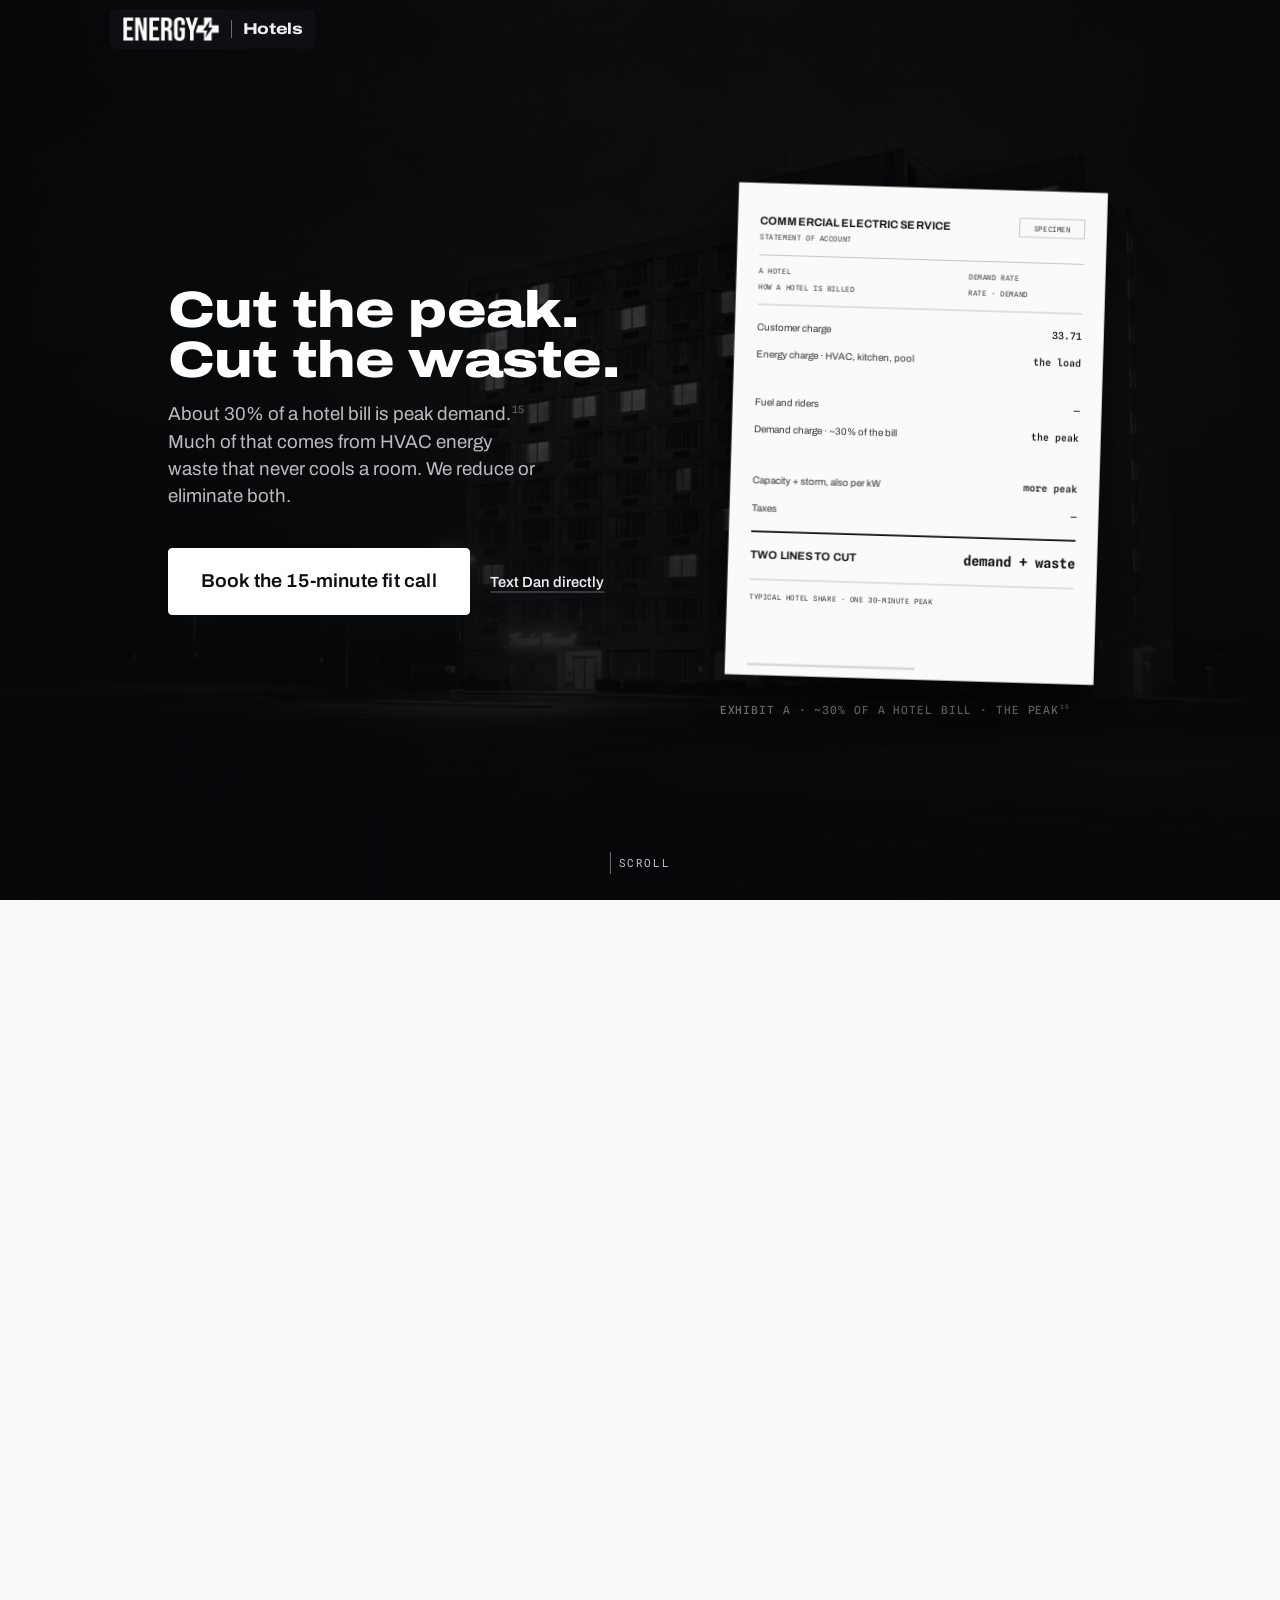
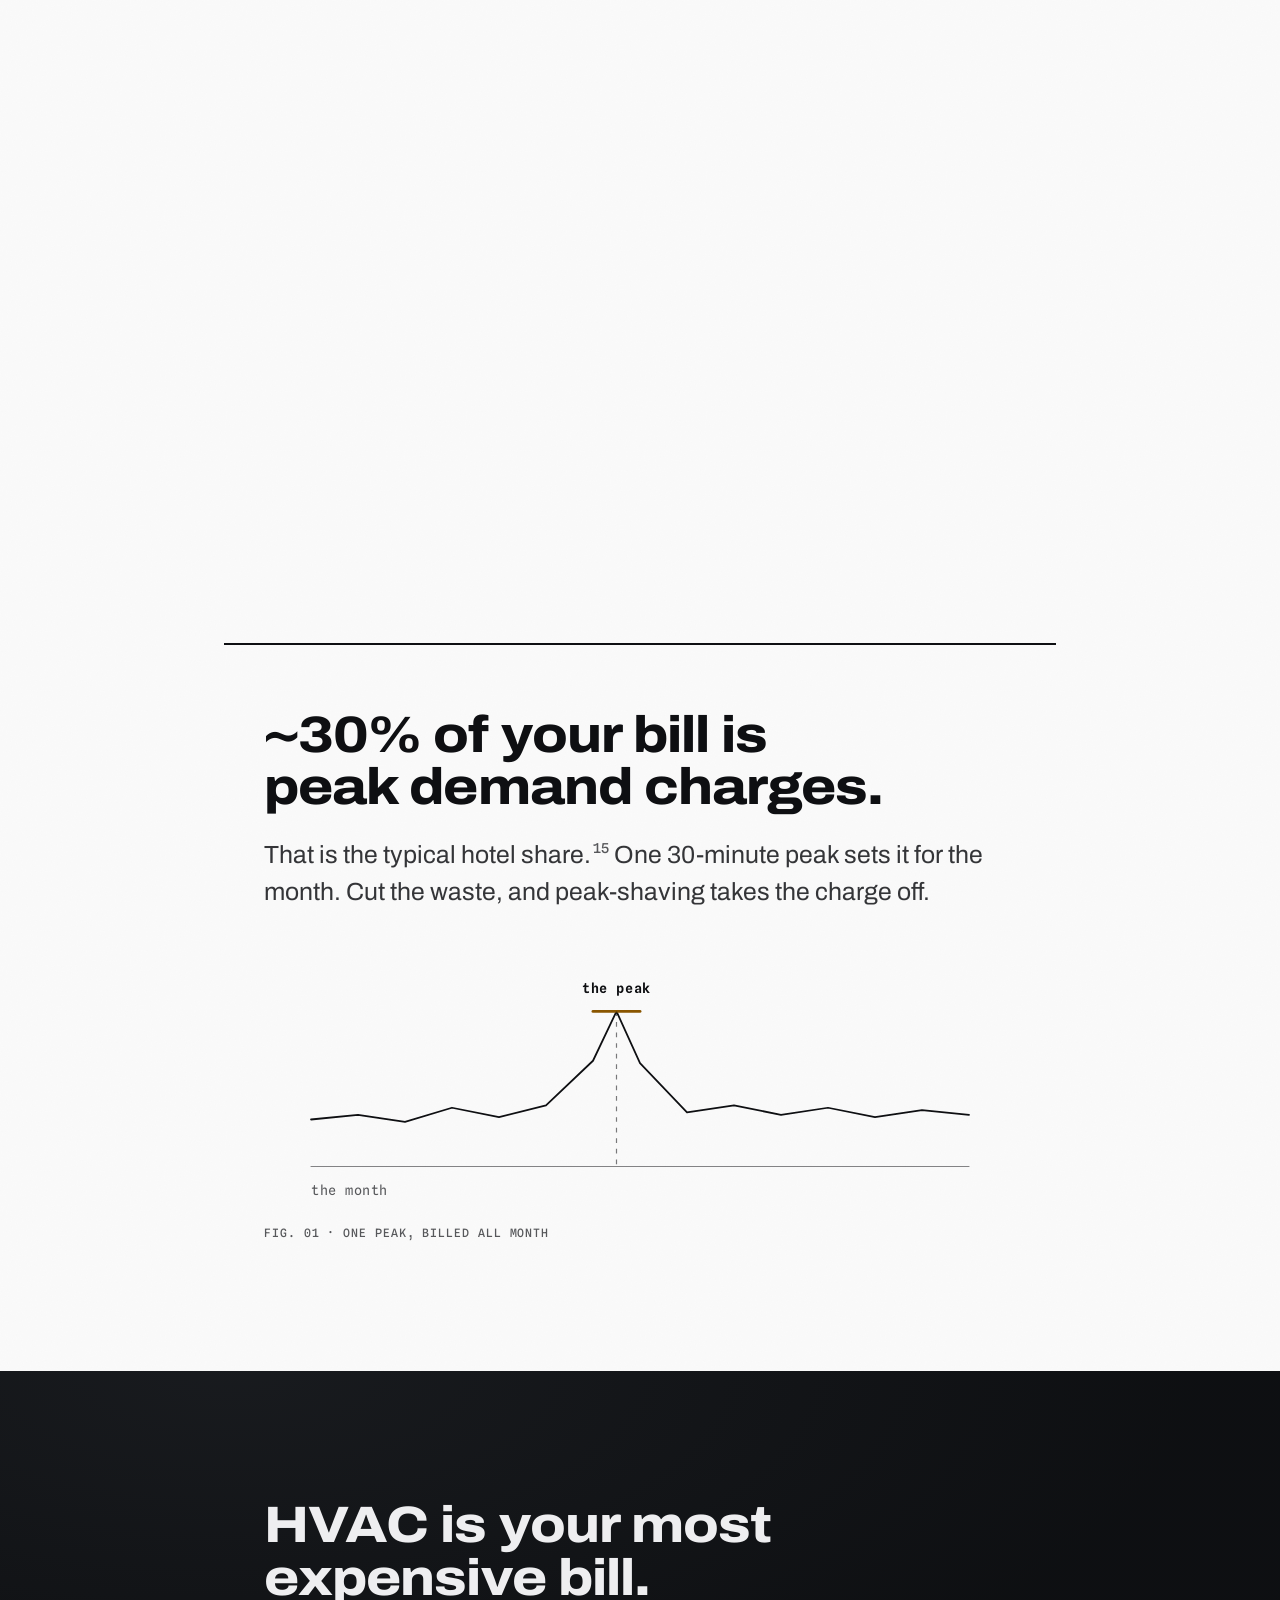
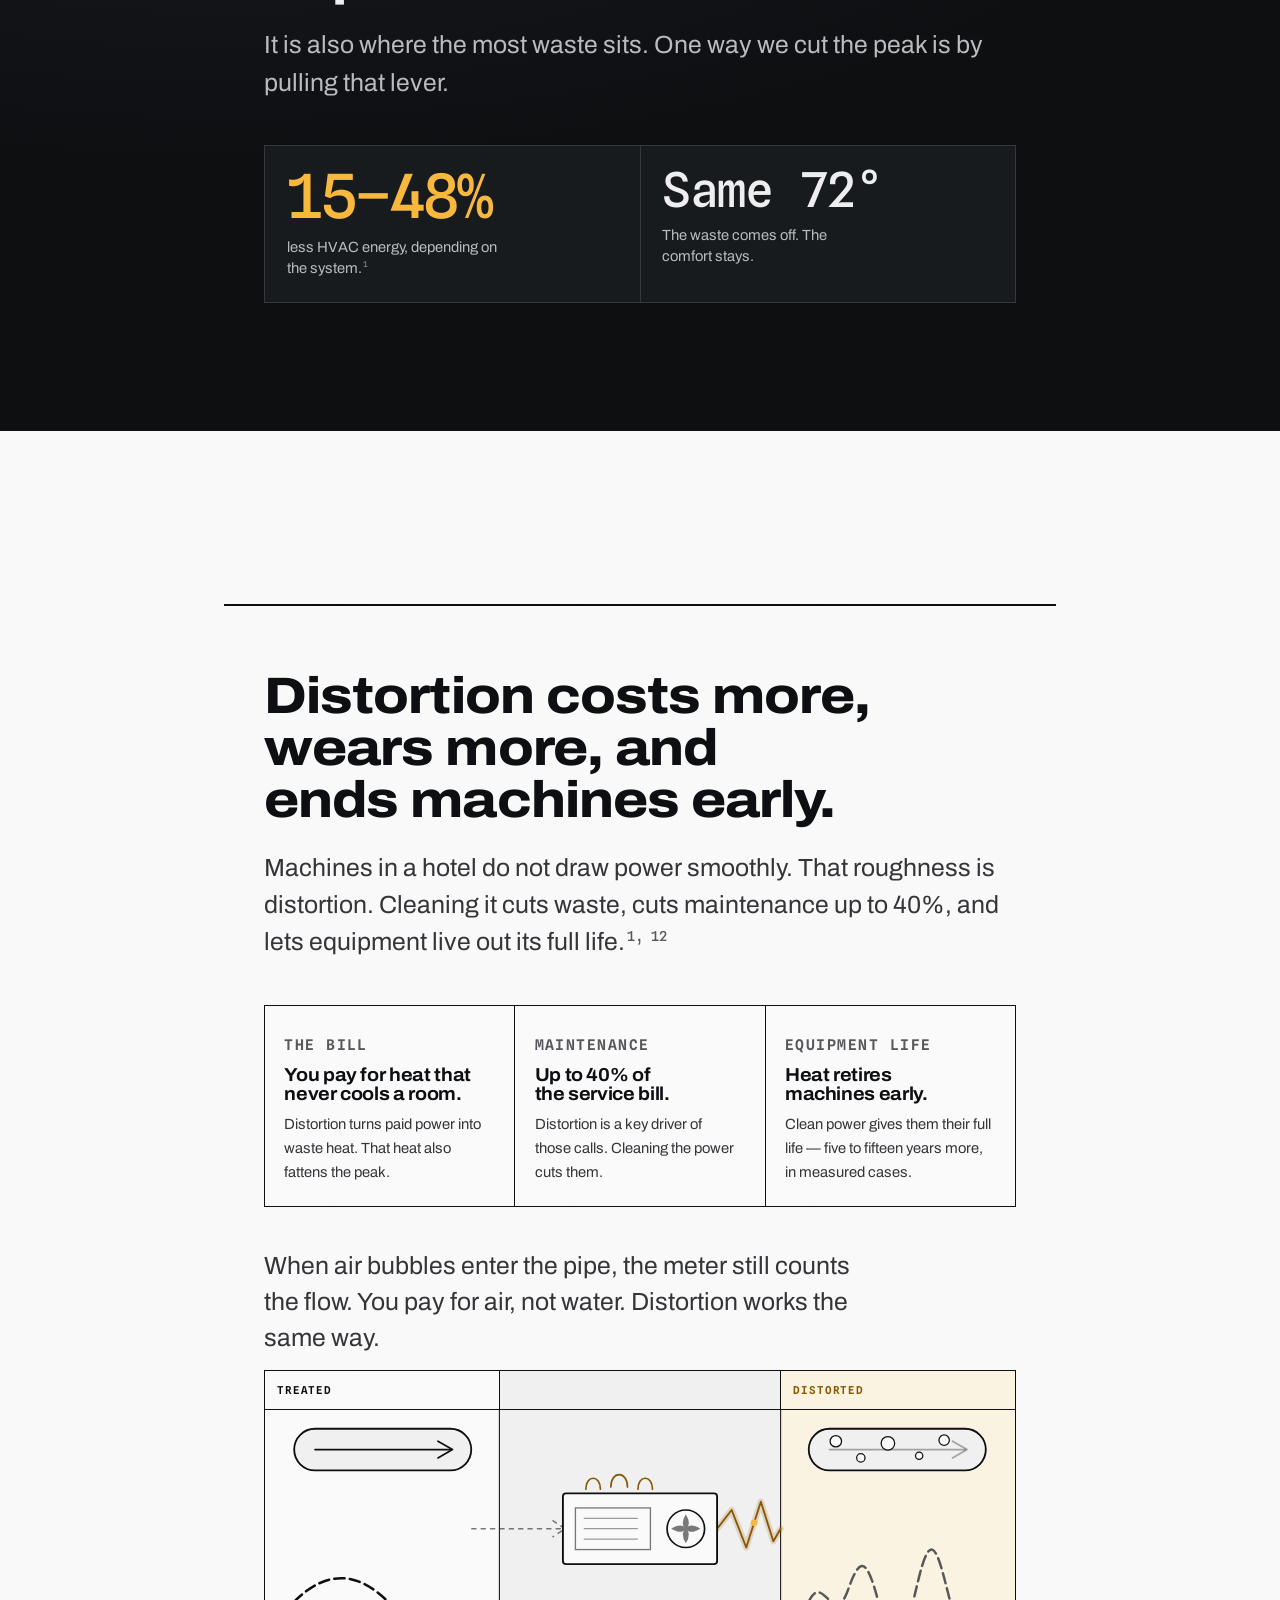
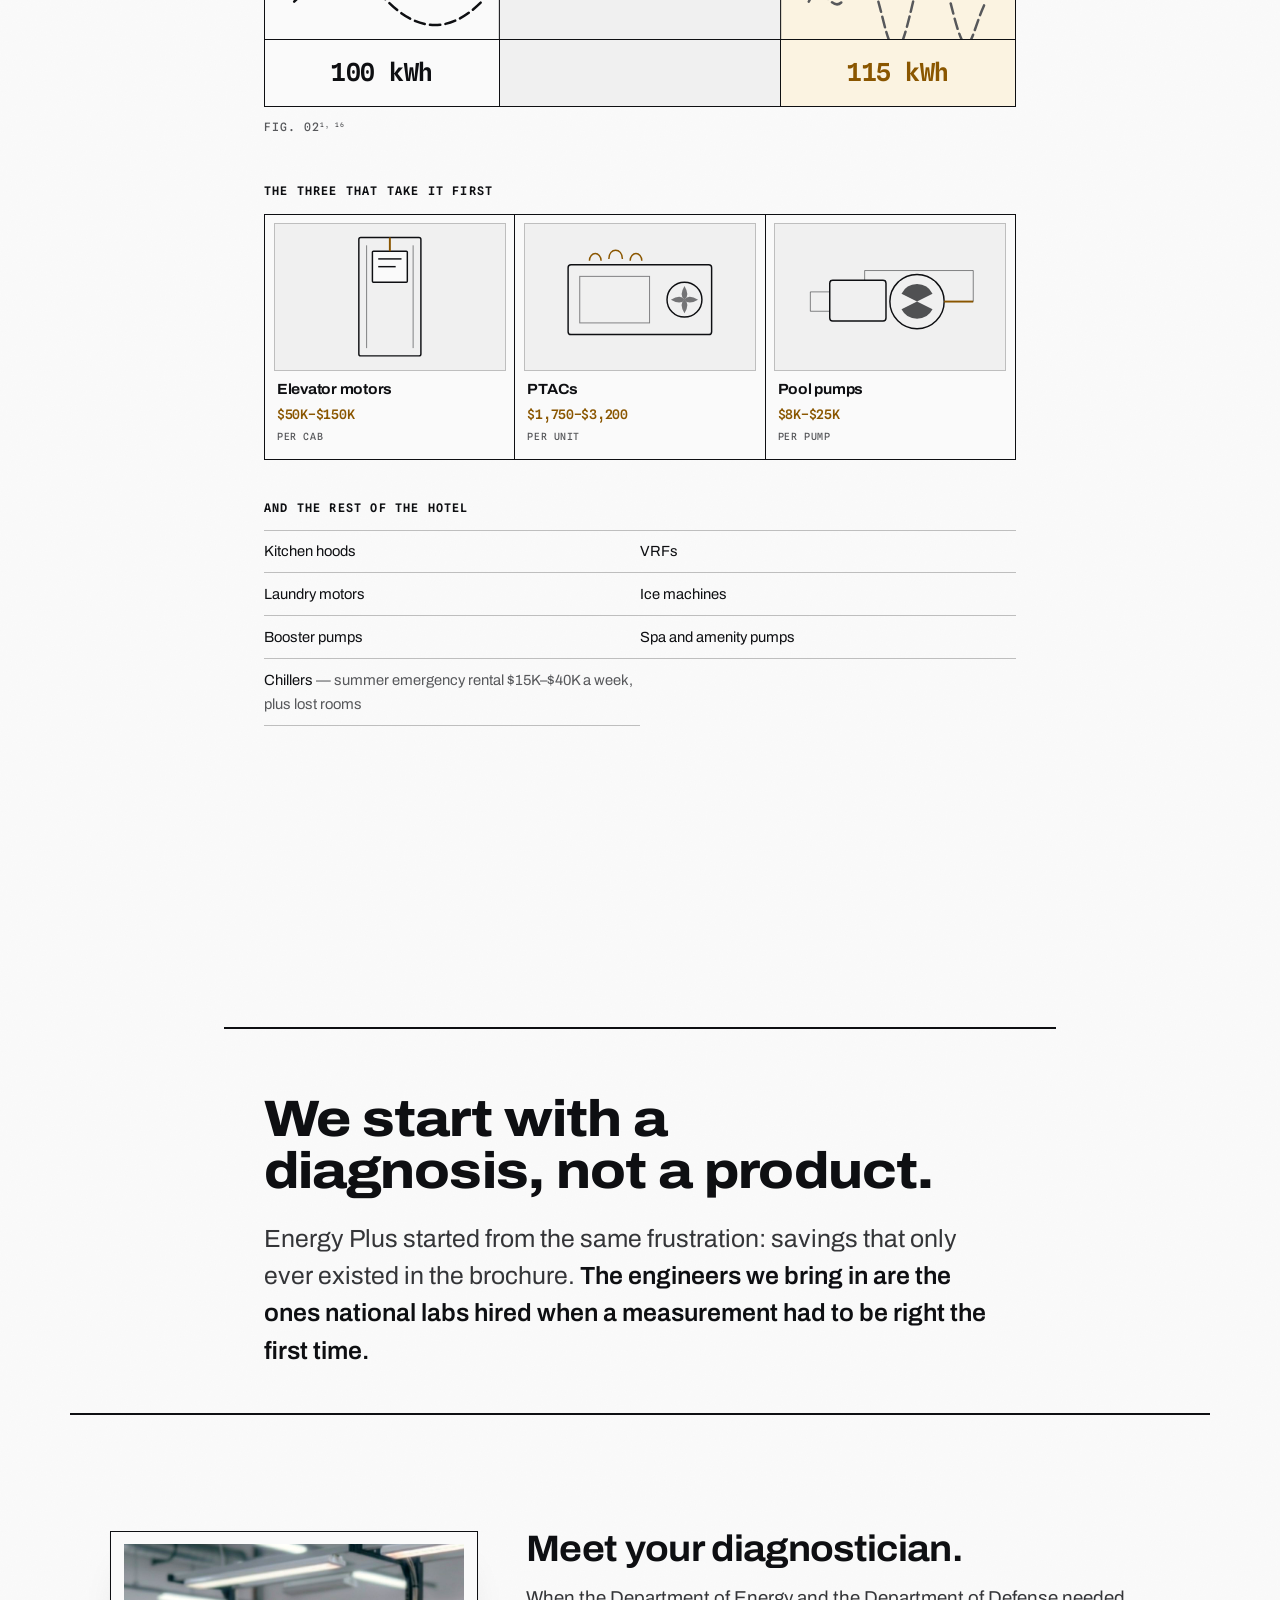
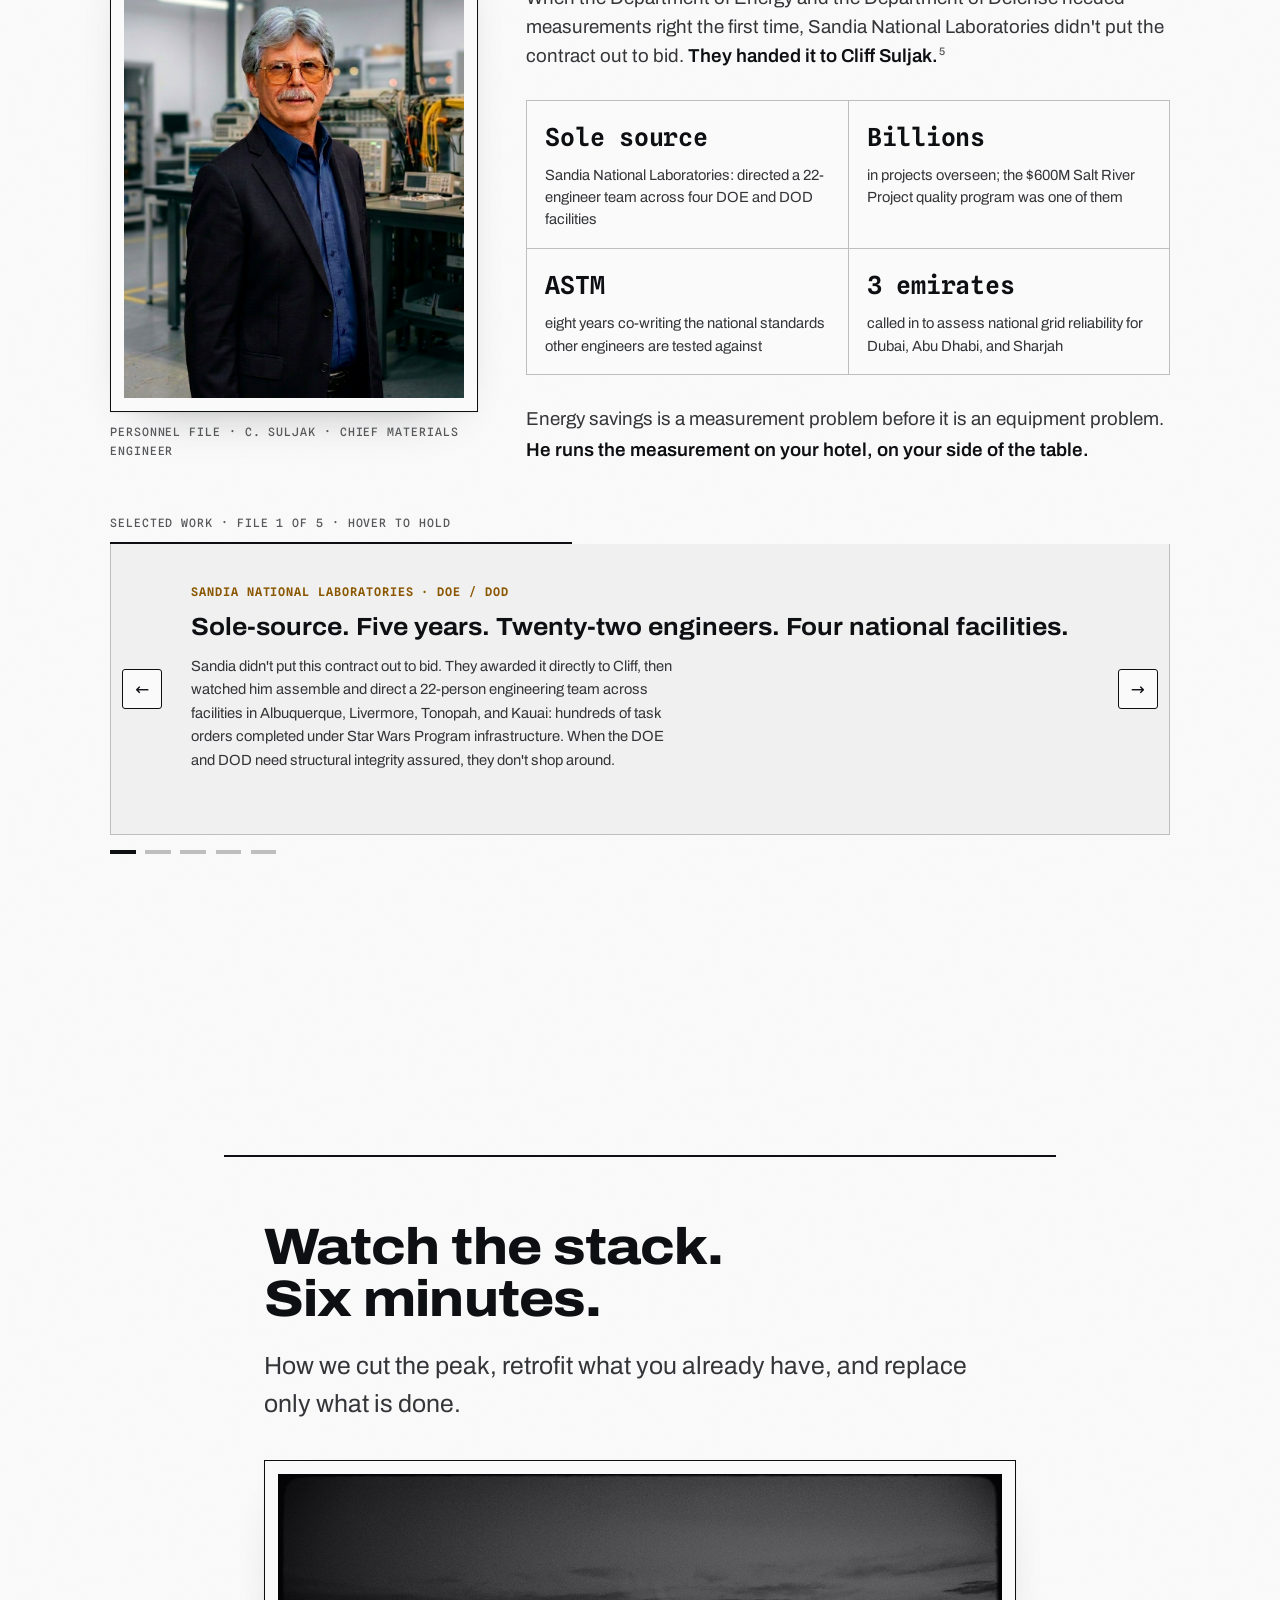
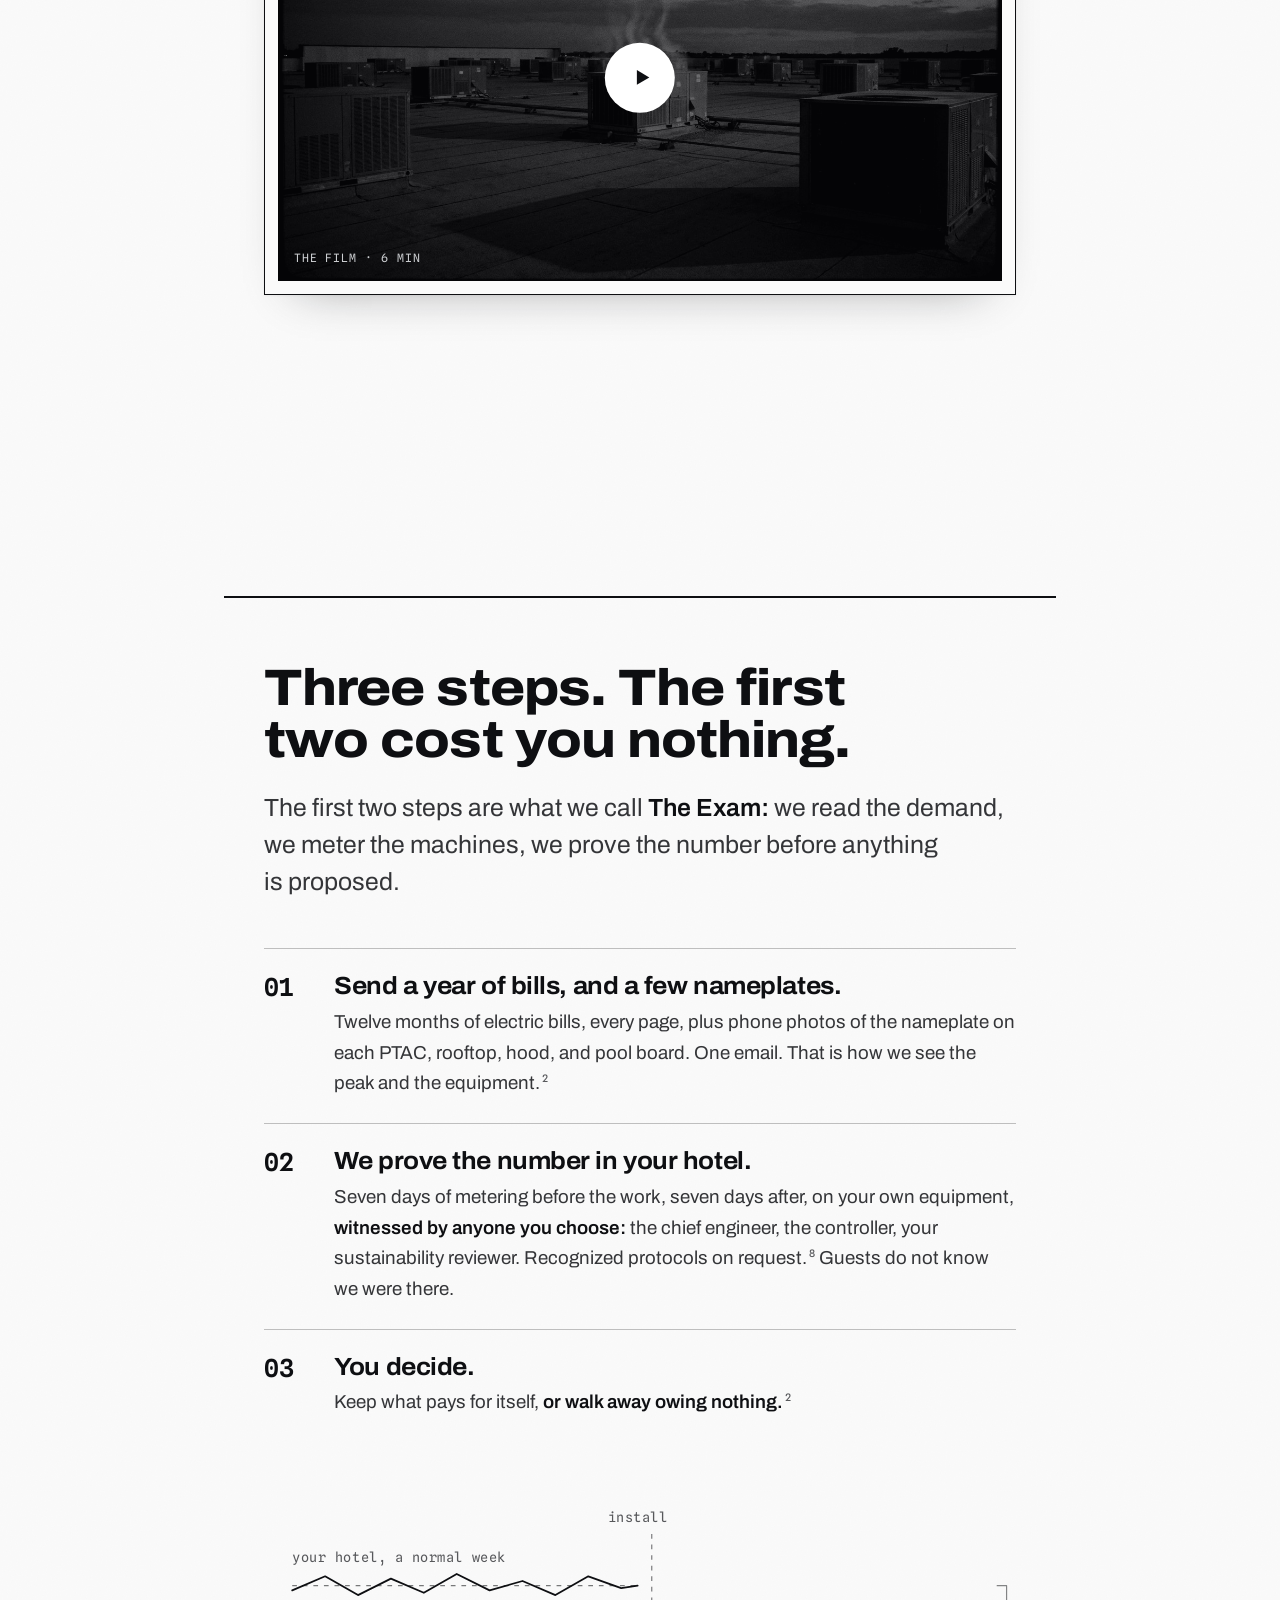
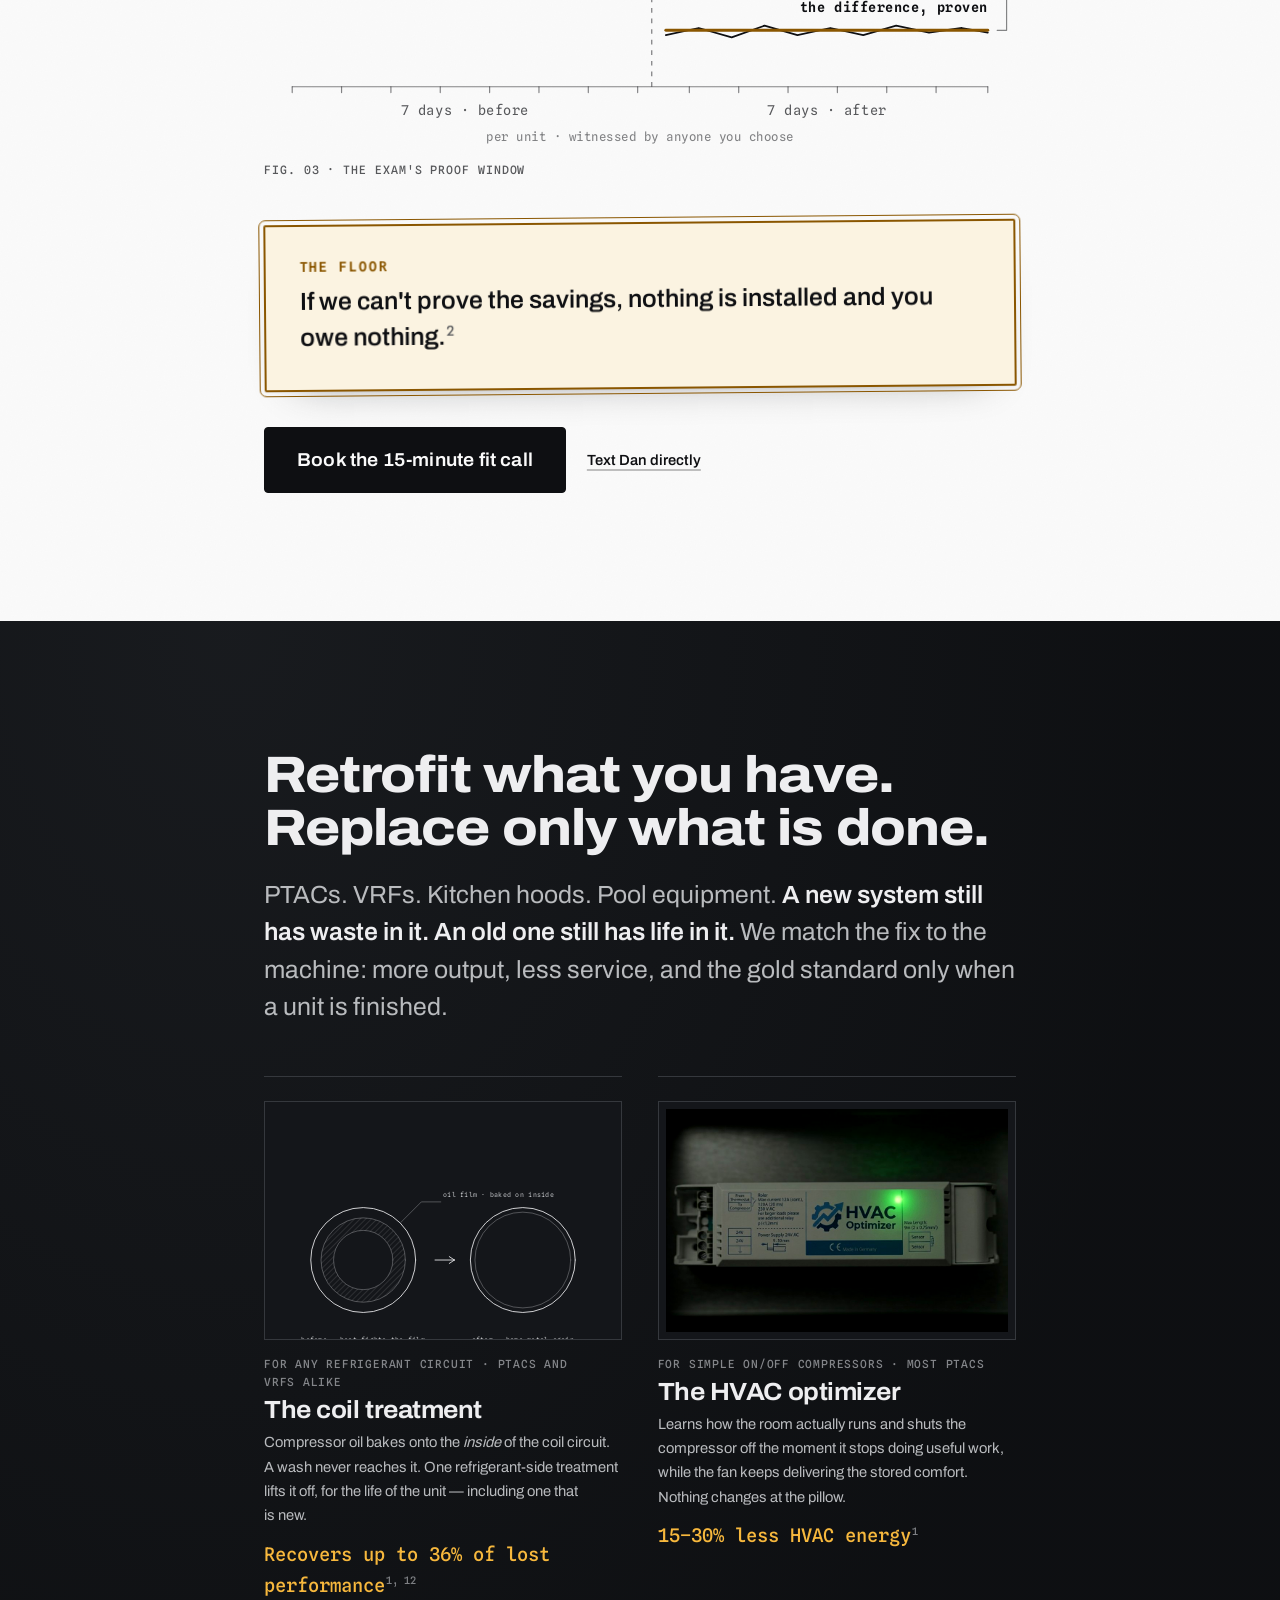
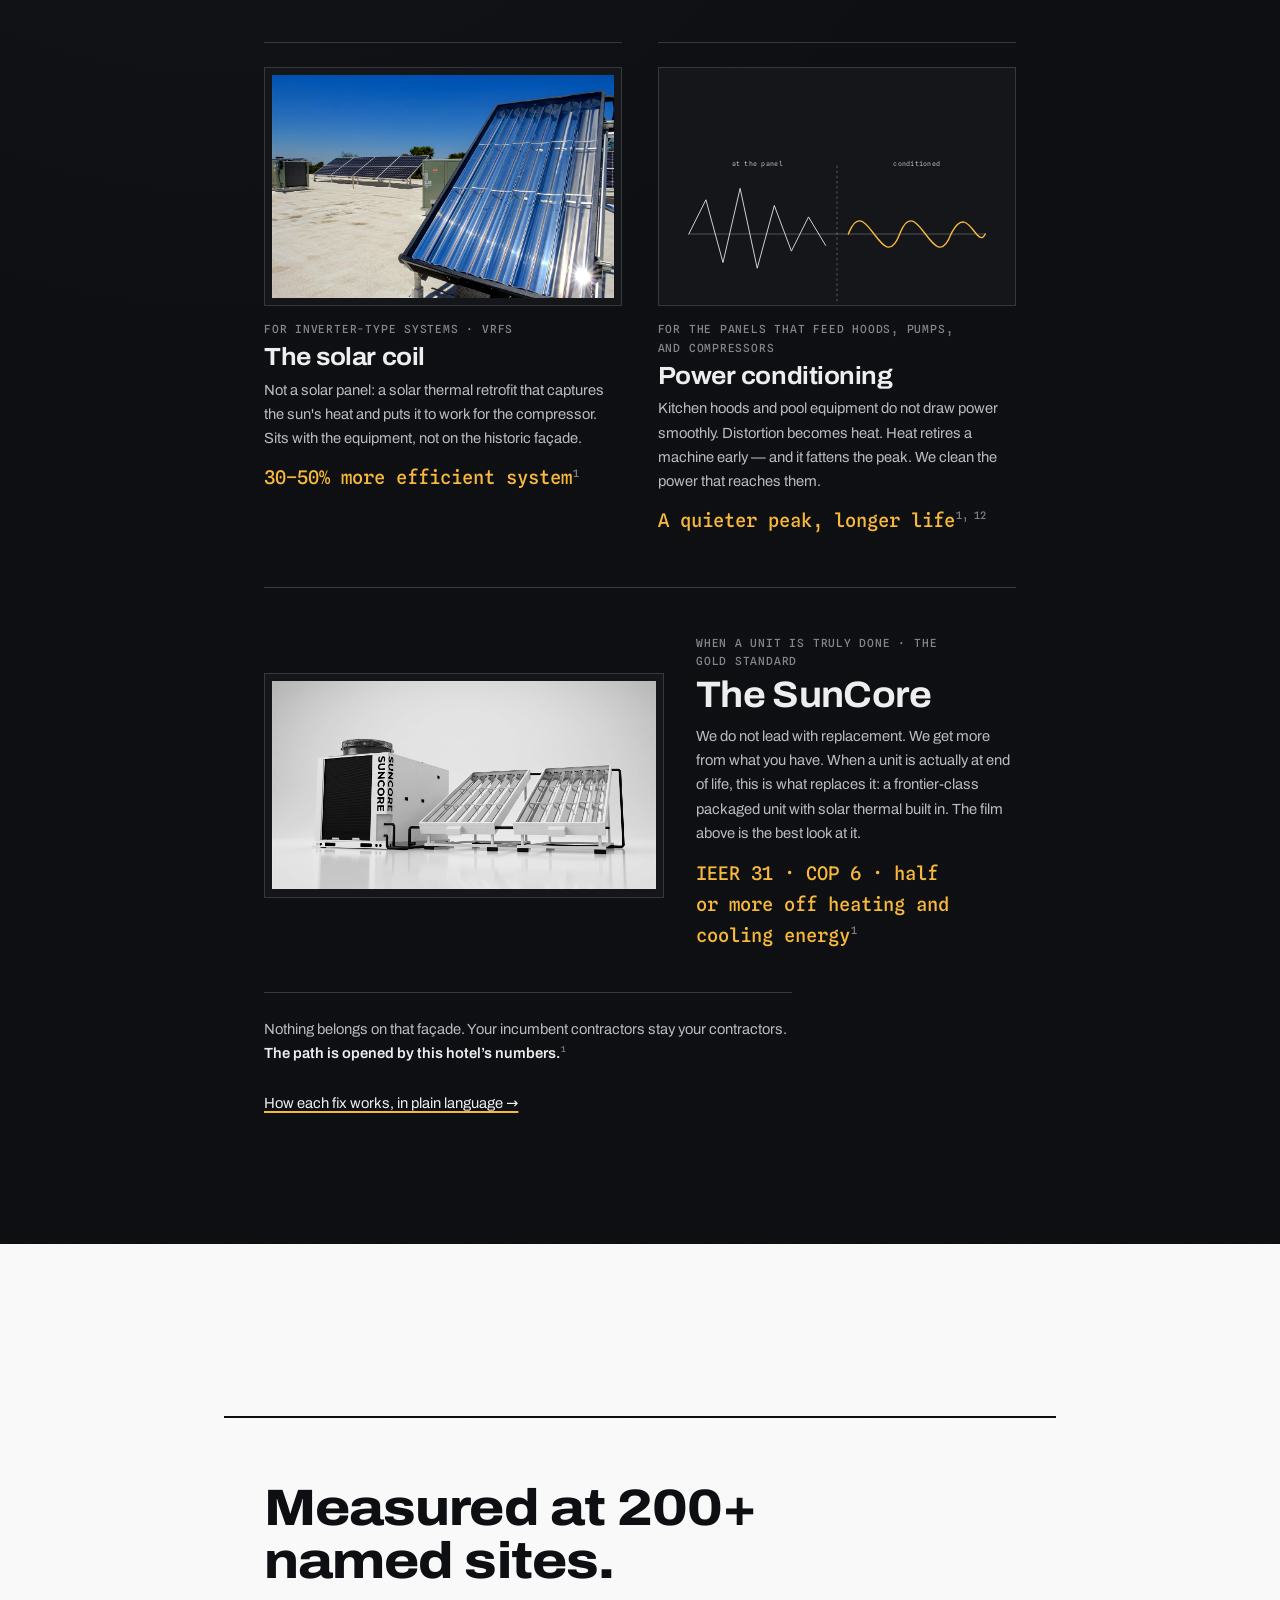
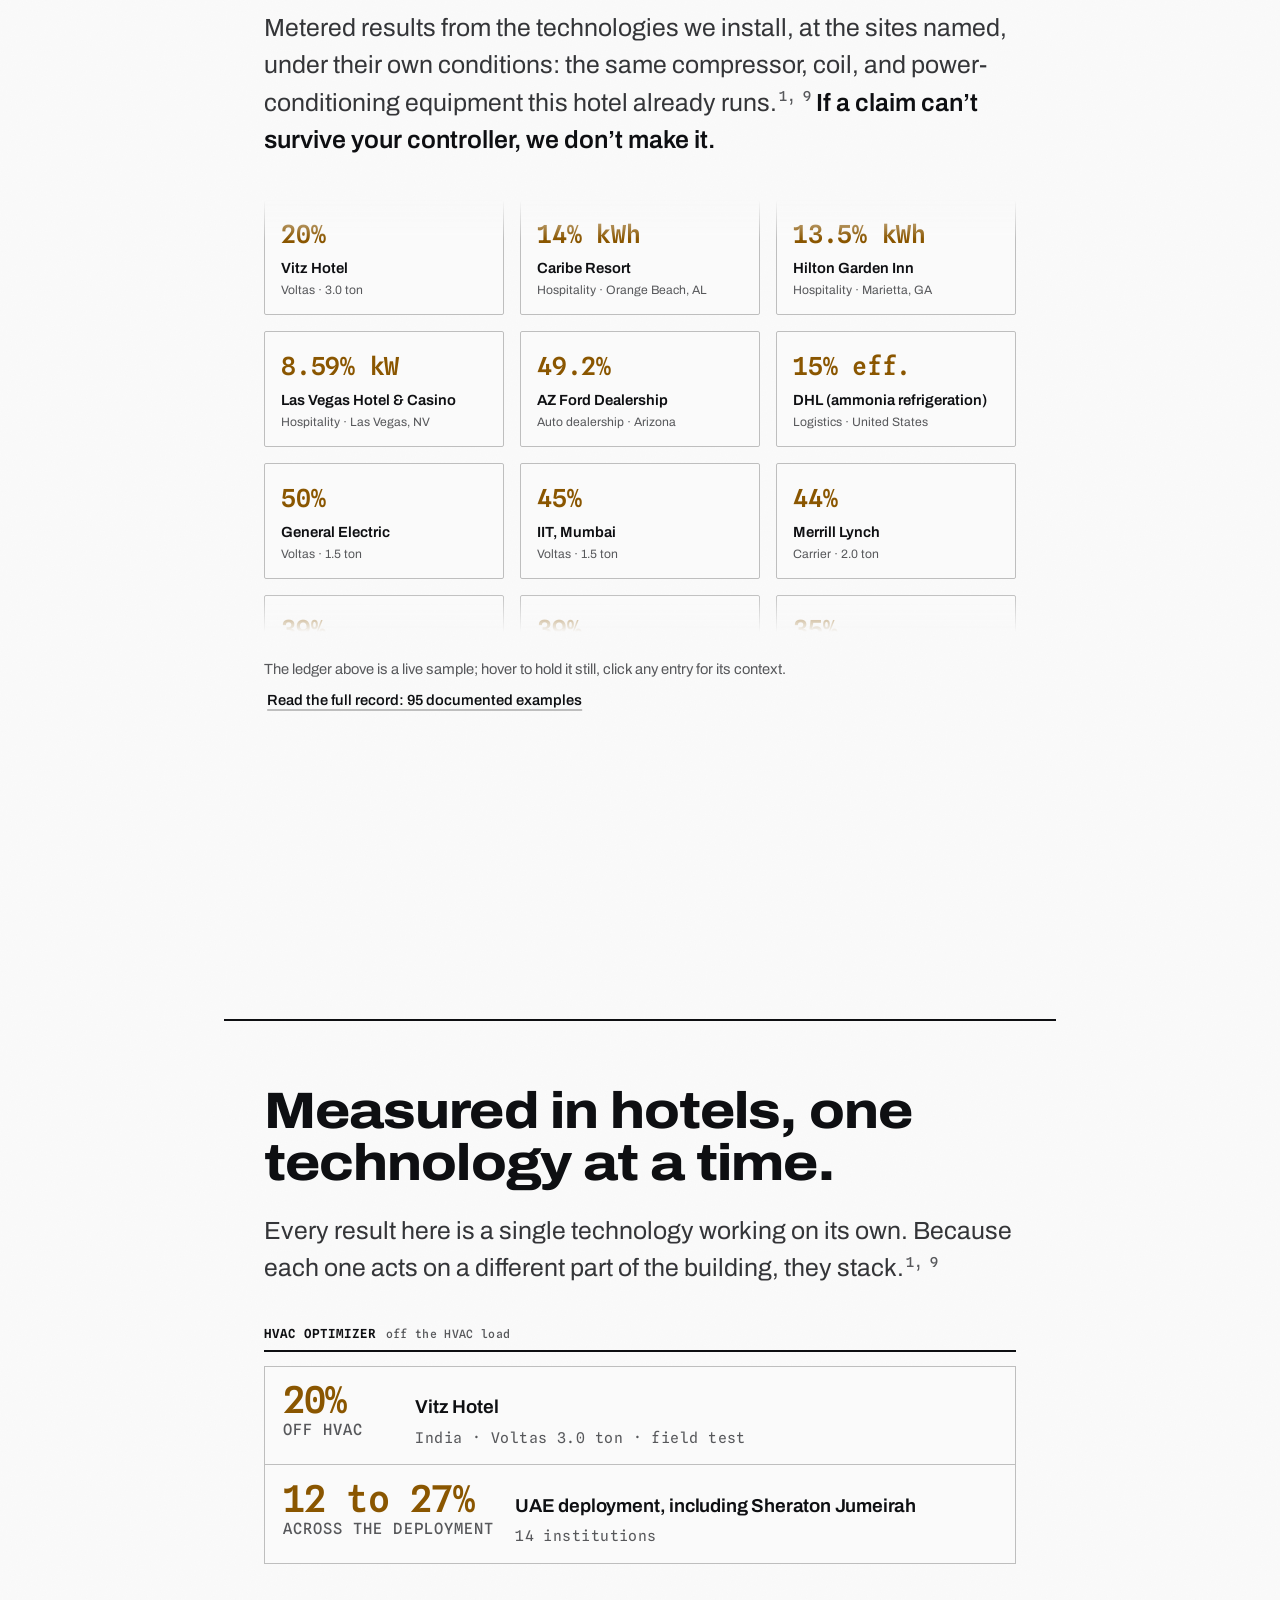
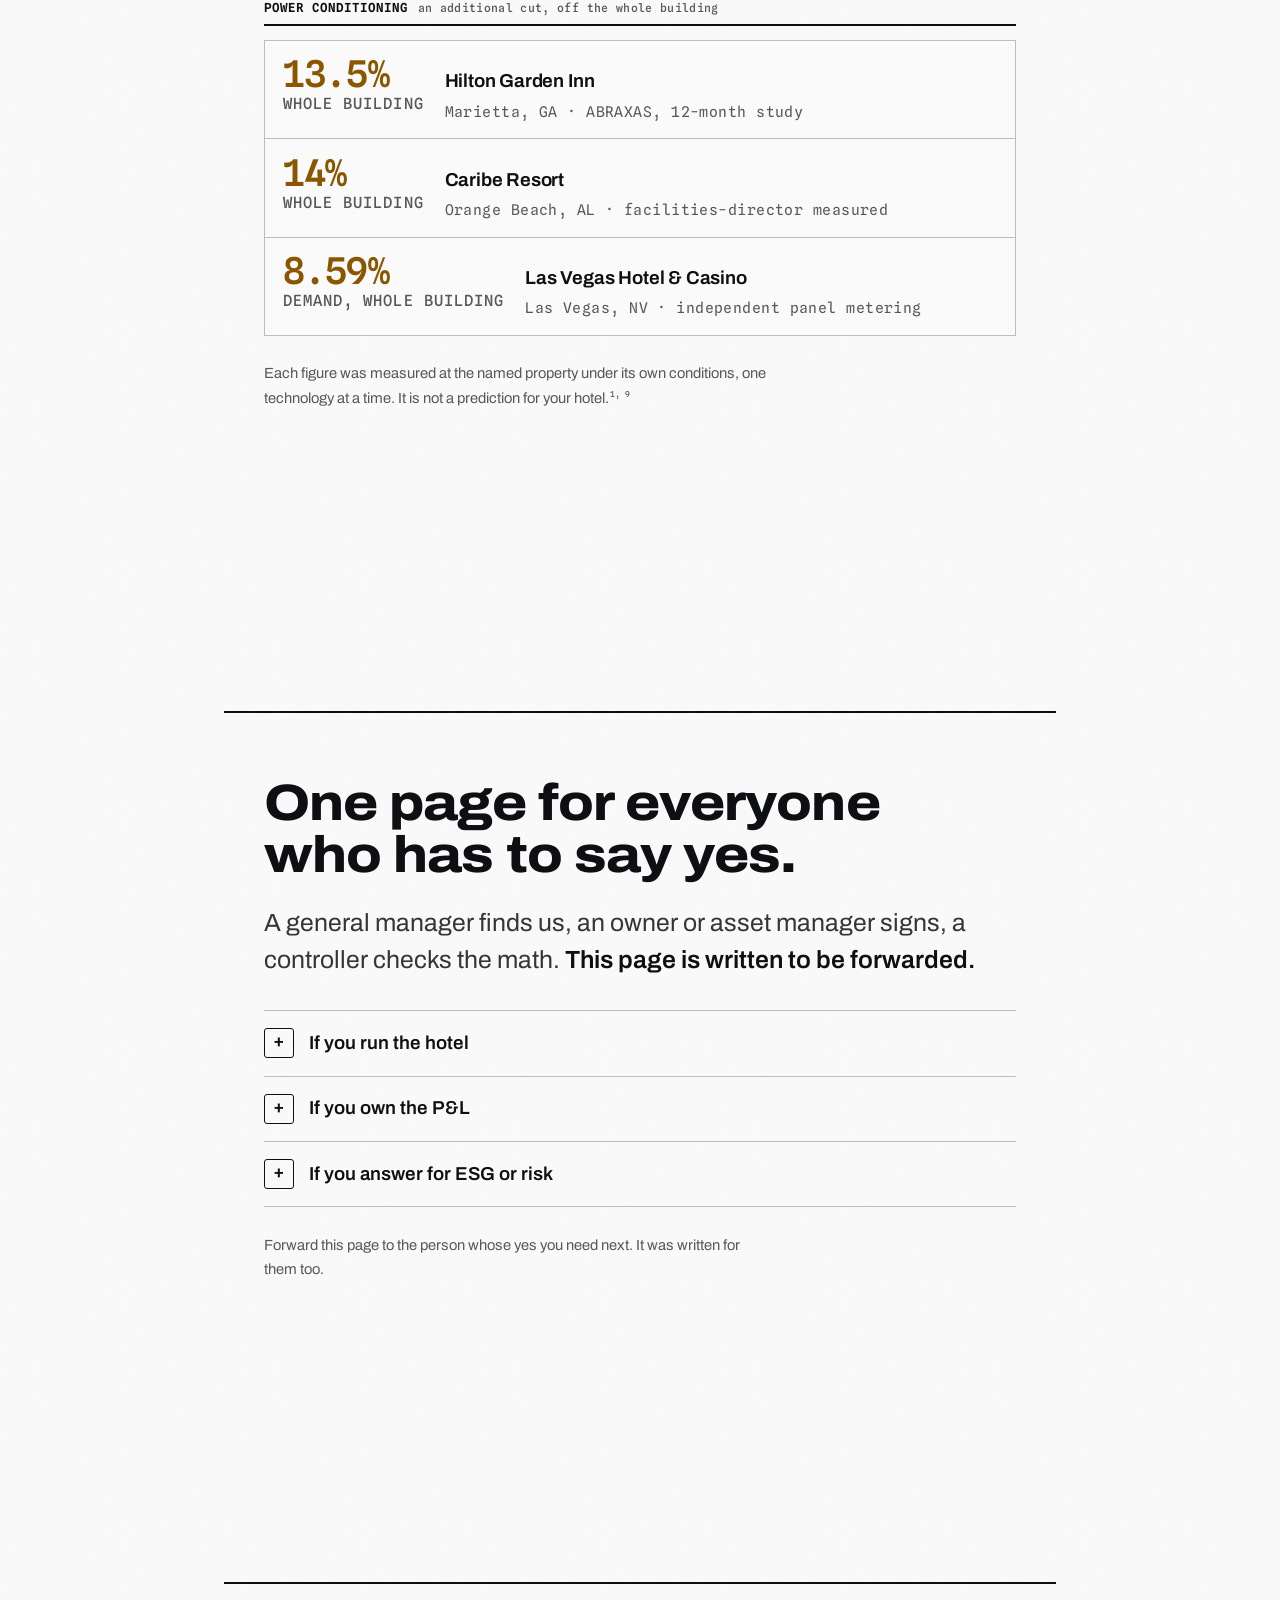
<file: index.html>
<!DOCTYPE html>
<html lang="en">
<head>
<meta charset="UTF-8">
<meta name="viewport" content="width=device-width, initial-scale=1.0">
<title>Energy Plus: cut hotel peak demand and HVAC waste</title>
<meta name="description" content="About 30% of a hotel bill is peak demand. Much of that comes from HVAC energy waste that never cools a room. We reduce or eliminate both.">
<meta property="og:title" content="Energy Plus: cut hotel peak demand and HVAC waste">
<meta property="og:description" content="Peak demand is extra pressure on every bill. HVAC waste is the rest. We take both off.">
<meta property="og:type" content="website">

<meta name="color-scheme" content="light">
<meta name="theme-color" content="#fbfbfa">
<link rel="icon" href="assets/img/energy-plus-logo.png">
<link rel="stylesheet" href="assets/fonts/report-fonts.css">
<link rel="stylesheet" href="assets/site.css">
</head>
<body>
<a href="#main" class="skip-link">Skip to content</a>

<header class="head" id="head">
  <div class="wrap head__in">
    <a class="head__mark" href="#top" aria-label="Energy Plus Hotels, home"><img src="assets/img/energy-plus-logo.png" alt="Energy Plus" width="104" height="30"><span class="head__pipe" aria-hidden="true"></span><span class="head__vert">Hotels</span></a>
    <nav class="head__nav" aria-label="Primary">
      <a href="#film">The film</a>
      <a href="#plan">The plan</a>
      <a href="#proof">Proof</a>
      <a href="how-it-works.html">How it works</a>
      <button type="button" class="btn btn--sm" data-book>Book the 15-minute fit call</button>
    </nav>
  </div>
</header>

<main id="main">

  <div class="hero-scrolly">
  <section class="hero" id="top" aria-labelledby="hero-h">
    <div class="hero__media" aria-hidden="true">
      <img src="assets/img/hero-hotel.jpg" alt="" loading="eager" fetchpriority="high">
      <div class="hero__scrim"></div>
    </div>
    <div class="wrap hero__in hero__grid">
      <div class="hero__copy">
        <h1 id="hero-h">Cut the peak. Cut the waste.</h1>
        <p class="hero__lede">About 30% of a hotel bill is peak demand.<sup class="fn"><a href="#notes" aria-label="See note 15">15</a></sup> Much of that comes from HVAC energy waste that never cools a room. We reduce or eliminate both.</p>
        <div class="cta" data-cta>
          <button type="button" class="btn btn--lg" data-book>Book the 15-minute fit call</button>
          <button type="button" class="textlink js-sms-toggle" aria-expanded="false">Text Dan directly</button>
        </div>
        <div class="sms" role="group" aria-label="Text the founder">
          <p class="sms__to">To Dan &middot; (864) 777-0688</p>
          <textarea rows="4" spellcheck="false" aria-label="Message to Dan">Hi Dan, I run a hotel and I want to see what cutting the peak and the HVAC waste would look like, without the sales song and dance. What does it take to qualify?</textarea>
          <div class="sms__foot">
            <div class="sms__desk">
              <img class="sms__qr" src="assets/img/text-dan-qr.png" alt="Scan to open a ready-to-send text to Dan" width="140" height="140" loading="lazy">
              <span class="sms__hint">Scan with your phone. Number and message are already filled in.</span>
            </div>
            <span class="sms__hint sms__hint--phone">Opens in your messages, ready to send.</span>
            <a class="btn btn--sm js-sms-send sms__send" href="#" data-phone="+18647770688">Send message</a>
          </div>
        </div>
      </div>
      <figure class="bill">
        <svg viewBox="0 0 460 592" role="img" aria-labelledby="bill-t">
          <title id="bill-t">How a hotel electric bill is typically structured: peak demand is about 30% of the bill, set by the single worst interval of the month, and the energy charge is mostly HVAC. Both lines come off.</title>
          <rect class="paper" x="14" y="8" width="432" height="576"/>
          <text class="bt" x="40" y="56">COMMERCIAL ELECTRIC SERVICE</text>
          <text class="meta" x="40" y="74">STATEMENT OF ACCOUNT</text>
          <rect class="tag" x="344" y="40" width="76" height="22"/>
          <text class="meta" x="382" y="54.5" text-anchor="middle">SPECIMEN</text>
          <line class="rule" x1="40" y1="92" x2="420" y2="92"/>
          <text class="meta" x="40" y="114">A HOTEL</text>
          <text class="meta" x="286" y="114">DEMAND RATE</text>
          <text class="meta" x="40" y="132">HOW A HOTEL IS BILLED</text>
          <text class="meta" x="286" y="132">RATE &middot; DEMAND</text>
          <line class="rule" x1="40" y1="150" x2="420" y2="150"/>
          <text class="row" x="40" y="180">Customer charge</text>
          <text class="amt" x="420" y="180" text-anchor="end">33.71</text>
          <text class="row" x="40" y="212">Energy charge &middot; HVAC, kitchen, pool</text>
          <text class="amt" x="420" y="212" text-anchor="end">the load</text>
          <text class="row" x="40" y="268">Fuel and riders</text>
          <text class="amt" x="420" y="268" text-anchor="end">&mdash;</text>
          <text class="row" x="40" y="300">Demand charge &middot; ~30% of the bill</text>
          <text class="amt" x="420" y="300" text-anchor="end">the peak</text>
          <text class="row" x="40" y="360">Capacity + storm, also per kW</text>
          <text class="amt" x="420" y="360" text-anchor="end">more peak</text>
          <text class="row" x="40" y="392">Taxes</text>
          <text class="amt" x="420" y="392" text-anchor="end">&mdash;</text>
          <line class="rule rule--ink" x1="40" y1="416" x2="420" y2="416"/>
          <text class="bt" x="40" y="448">TWO LINES TO CUT</text>
          <text class="amt amt--total" x="420" y="449" text-anchor="end">demand + waste</text>
          <line class="rule" x1="40" y1="472" x2="420" y2="472"/>
          <text class="meta" x="40" y="496">TYPICAL HOTEL SHARE &middot; ONE 30-MINUTE PEAK</text>
          <rect class="fine" x="40" y="570" width="196" height="3"/>
          <path class="mk" pathLength="1" style="--d:0" d="M336 221 C 358 226, 398 223, 423 219"/>
          <path class="mk" pathLength="1" style="--d:0" d="M196 233 C 248 240, 296 233, 328 224 M328 224 l -8.5 -1.5 M328 224 l -3.5 7.5"/>
          <text class="mk-t" x="40" y="234" style="--d:0" transform="rotate(-2 40 234)">HVAC IS MOST OF THIS. EVEN A</text>
          <text class="mk-t" x="40" y="248" style="--d:0" transform="rotate(-2 40 248)">NEW SYSTEM LEAVES WASTE.</text>
          <path class="mk" pathLength="1" style="--d:1" d="M352 296 C 350 281, 428 279, 430 294 C 432 310, 353 313, 351 298 C 350 287, 370 283, 392 282"/>
          <path class="mk" pathLength="1" style="--d:1" d="M282 322 C 310 320, 332 314, 347 306 M347 306 l -8.5 0.5 M347 306 l -4.5 7"/>
          <text class="mk-t" x="40" y="326" style="--d:1" transform="rotate(-2 40 326)">ONE 30-MINUTE PEAK. ROOMS,</text>
          <text class="mk-t" x="40" y="340" style="--d:1" transform="rotate(-2 40 340)">KITCHEN, POOL &mdash; ALL AT ONCE.</text>
          <path class="mk" pathLength="1" style="--d:2" d="M330 461 C 356 467, 396 464, 424 459"/>
          <path class="mk" pathLength="1" style="--d:2" d="M244 524 C 296 522, 346 500, 370 472 M370 472 l -9 1.5 M370 472 l -1.5 9"/>
          <text class="mk-t mk-t--big" x="40" y="522" style="--d:2" transform="rotate(-1.5 40 522)">TAKE THE PEAK OFF.</text>
          <text class="mk-t mk-t--big" x="40" y="546" style="--d:2" transform="rotate(-1.5 40 546)">THEN TAKE THE WASTE OFF.</text>
        </svg>
        <figcaption class="bill__cap">Exhibit A &middot; ~30% of a hotel bill &middot; the peak<sup class="fn"><a href="#notes" aria-label="See note 15">15</a></sup></figcaption>
      </figure>
    </div>
    <div class="scrollcue" aria-hidden="true"><span></span>scroll</div>
  </section>
  </div>

  <section class="beat beat--rule" id="problem" aria-labelledby="problem-h">
    <div class="wrap beat__narrow">
      <h2 id="problem-h">~30% of your bill is peak demand charges.</h2>
      <p class="lead">That is the typical hotel share.<sup class="fn"><a href="#notes" aria-label="See note 15">15</a></sup> One 30-minute peak sets it for the month. Cut the waste, and peak-shaving takes the charge off.</p>
      <figure class="fig" aria-label="Diagram: one 30-minute peak sets the demand charge for the entire month">
        <svg viewBox="0 0 640 220" role="img" aria-hidden="true">
          <line class="d soft" pathLength="1" style="--d:0" x1="40" y1="180" x2="600" y2="180"/>
          <path class="d" pathLength="1" style="--d:1" d="M40 140 L80 136 L120 142 L160 130 L200 138 L240 128 L280 90 L300 48 L320 92 L360 134 L400 128 L440 136 L480 130 L520 138 L560 132 L600 136"/>
          <line class="d amber" pathLength="1" style="--d:2" x1="280" y1="48" x2="320" y2="48"/>
          <line class="dash fade" x1="300" y1="48" x2="300" y2="180"/>
          <text class="lbl lbl--ink" x="300" y="32" text-anchor="middle">the peak</text>
          <text class="lbl" x="40" y="204">the month</text>
        </svg>
        <figcaption>Fig. 01 &middot; One peak, billed all month</figcaption>
      </figure>
    </div>
  </section>

  <section class="beat beat--dark" id="money" aria-labelledby="money-h">
    <div class="wrap beat__narrow">
      <h2 id="money-h">HVAC is your most expensive bill.</h2>
      <p class="lead lead--dark">It is also where the most waste sits. One way we cut the peak is by pulling that lever.</p>
      <div class="pair" role="list">
        <article role="listitem">
          <p class="pair__fig">15&ndash;48%</p>
          <p class="pair__label">less HVAC energy, depending on the system.<sup class="fn"><a href="#notes" aria-label="See note 1">1</a></sup></p>
        </article>
        <article role="listitem">
          <p class="pair__fig pair__fig--ink">Same 72&deg;</p>
          <p class="pair__label">The waste comes off. The comfort stays.</p>
        </article>
      </div>
    </div>
  </section>

  <section class="beat beat--rule" id="distort" aria-labelledby="distort-h">
    <div class="wrap beat__narrow">
      <h2 id="distort-h">Distortion costs more, wears more, and ends machines early.</h2>
      <p class="lead">Machines in a hotel do not draw power smoothly. That roughness is distortion. Cleaning it cuts waste, cuts maintenance up to 40%, and lets equipment live out its full life.<sup class="fn"><a href="#notes" aria-label="See notes 1 and 12">1, 12</a></sup></p>
      <div class="tri" role="list">
        <article role="listitem">
          <p class="tri__kicker">The bill</p>
          <h3>You pay for heat that never cools a room.</h3>
          <p>Distortion turns paid power into waste heat. That heat also fattens the peak.</p>
        </article>
        <article role="listitem">
          <p class="tri__kicker">Maintenance</p>
          <h3>Up to 40% of the service bill.</h3>
          <p>Distortion is a key driver of those calls. Cleaning the power cuts them.</p>
        </article>
        <article role="listitem">
          <p class="tri__kicker">Equipment life</p>
          <h3>Heat retires machines early.</h3>
          <p>Clean power gives them their full life &mdash; five to fifteen years more, in measured cases.</p>
        </article>
      </div>

      <p class="analog__lede">When air bubbles enter the pipe, the meter still counts the flow. You pay for air, not water. Distortion works the same way.</p>
      <figure class="analog" aria-label="Treated power on the left, a PTAC in the middle, distorted power on the right. The meter reads 100 kilowatt-hours on the left and 115 on the right.">
        <div class="analog__board">
          <div class="analog__head">
            <p class="analog__cap">Treated</p>
            <p class="analog__cap analog__cap--mid" aria-hidden="true"></p>
            <p class="analog__cap analog__cap--hot">Distorted</p>
          </div>
          <svg class="analog__svg" viewBox="0 0 720 220" aria-hidden="true">
            <rect class="a-wash a-wash--mid" x="225" y="0" width="270" height="220"/>
            <rect class="a-wash a-wash--hot" x="495" y="0" width="225" height="220"/>
            <line class="a-rule" x1="225" y1="0" x2="225" y2="220"/>
            <line class="a-rule" x1="495" y1="0" x2="495" y2="220"/>

            <rect class="a-pipe" x="28" y="18" width="170" height="40" rx="20"/>
            <line class="a-flow" x1="48" y1="38" x2="178" y2="38"/>
            <polyline class="a-flow" points="166,30 180,38 166,46"/>

            <rect class="a-pipe" x="522" y="18" width="170" height="40" rx="20"/>
            <line class="a-flow a-flow--faint" x1="542" y1="38" x2="672" y2="38"/>
            <polyline class="a-flow a-flow--faint" points="660,30 674,38 660,46"/>
            <circle class="a-blob b0" cx="548" cy="30" r="5.5"/>
            <circle class="a-blob b1" cx="572" cy="46" r="4"/>
            <circle class="a-blob b2" cx="598" cy="32" r="6.5"/>
            <circle class="a-blob b3" cx="628" cy="44" r="3.5"/>
            <circle class="a-blob b0" cx="652" cy="29" r="5"/>

            <path class="a-wave a-wave--clean" d="M28 184 C 58 154, 88 154, 118 184 S 178 214, 208 184"/>
            <path class="a-wave a-wave--dirty" d="M522 184 C 536 154, 546 212, 560 172 S 580 148, 594 204 S 614 216, 628 160 S 648 148, 662 200 S 678 212, 692 184"/>

            <line class="a-in" x1="198" y1="114" x2="286" y2="114"/>
            <polyline class="a-in" points="276,106 288,114 276,122"/>

            <path class="a-out-glow" d="M434 114 L448 96 L462 132 L476 88 L488 126 L495 114"/>
            <path class="a-out" d="M434 114 L448 96 L462 132 L476 88 L488 126 L495 114"/>
            <circle class="a-spark" r="3.2">
              <animateMotion dur="2.4s" repeatCount="indefinite" path="M434 114 L448 96 L462 132 L476 88 L488 126 L495 114"/>
            </circle>

            <g class="a-ptac" transform="translate(360 114)">
              <rect class="a-ptac-body" x="-74" y="-34" width="148" height="68" rx="3"/>
              <rect class="a-ptac-vent" x="-62" y="-20" width="72" height="40"/>
              <line class="a-ptac-slat" x1="-54" y1="-10" x2="-2" y2="-10"/>
              <line class="a-ptac-slat" x1="-54" y1="0" x2="-2" y2="0"/>
              <line class="a-ptac-slat" x1="-54" y1="10" x2="-2" y2="10"/>
              <g transform="translate(44 0)">
                <g class="a-fan">
                  <circle r="18"/>
                  <path d="M0 -14 Q6 -4 0 0 Q-6 -4 0 -14 M0 14 Q6 4 0 0 Q-6 4 0 14 M-14 0 Q-4 6 0 0 Q-4 -6 -14 0 M14 0 Q4 6 0 0 Q4 -6 14 0"/>
                </g>
              </g>
              <path class="a-heat" d="M-52 -38 C-52 -52, -38 -52, -38 -38"/>
              <path class="a-heat" d="M-28 -40 C-28 -56, -12 -56, -12 -40"/>
              <path class="a-heat" d="M-2 -38 C-2 -52, 12 -52, 12 -38"/>
            </g>
          </svg>
          <div class="analog__foot">
            <div class="analog__meter">
              <p class="analog__kwh">100 kWh</p>
            </div>
            <div class="analog__meter analog__meter--mid" aria-hidden="true"></div>
            <div class="analog__meter analog__meter--hot">
              <p class="analog__kwh">115 kWh</p>
            </div>
          </div>
        </div>
        <figcaption>Fig. 02<sup class="fn"><a href="#notes" aria-label="See notes 1 and 16">1, 16</a></sup></figcaption>
      </figure>

      <p class="hurt__kicker">The three that take it first</p>
      <ul class="hurt">
        <li>
          <div class="hurt__stage" aria-hidden="true">
            <svg class="hurt__svg hurt__svg--lift" viewBox="0 0 220 150">
              <rect class="d" x="78" y="14" width="64" height="122" rx="2"/>
              <line class="d soft" x1="86" y1="22" x2="86" y2="128"/>
              <line class="d soft" x1="134" y1="22" x2="134" y2="128"/>
              <g class="cab">
                <rect x="92" y="28" width="36" height="32" rx="1"/>
                <line x1="98" y1="36" x2="122" y2="36"/>
                <line x1="98" y1="44" x2="116" y2="44"/>
              </g>
              <line class="d amber" x1="110" y1="14" x2="110" y2="28"/>
            </svg>
          </div>
          <h3>Elevator motors</h3>
          <p class="hurt__cost">$50K&ndash;$150K <span>per cab</span></p>
        </li>
        <li>
          <div class="hurt__stage" aria-hidden="true">
            <svg class="hurt__svg hurt__svg--ptac" viewBox="0 0 220 150">
              <rect class="d" x="36" y="42" width="148" height="72" rx="3"/>
              <rect class="d soft" x="48" y="54" width="72" height="48"/>
              <g transform="translate(156 78)">
                <g class="fan">
                  <circle r="18" fill="none" stroke="currentColor" stroke-width="1.5"/>
                  <path d="M0 -14 Q6 -4 0 0 Q-6 -4 0 -14 M0 14 Q6 4 0 0 Q-6 4 0 14 M-14 0 Q-4 6 0 0 Q-4 -6 -14 0 M14 0 Q4 6 0 0 Q4 -6 14 0"/>
                </g>
              </g>
              <path class="heat" d="M58 38 C58 28, 70 28, 70 38"/>
              <path class="heat" d="M78 36 C78 24, 92 24, 92 36"/>
              <path class="heat" d="M100 38 C100 28, 112 28, 112 38"/>
            </svg>
          </div>
          <h3>PTACs</h3>
          <p class="hurt__cost">$1,750&ndash;$3,200 <span>per unit</span></p>
        </li>
        <li>
          <div class="hurt__stage" aria-hidden="true">
            <svg class="hurt__svg hurt__svg--pump" viewBox="0 0 220 150">
              <rect class="d" x="48" y="58" width="58" height="42" rx="3"/>
              <circle class="d" cx="138" cy="80" r="28"/>
              <g transform="translate(138 80)">
                <g class="imp">
                  <path d="M0 0 L0 -18 A18 18 0 0 1 16 -8 Z M0 0 L16 8 A18 18 0 0 1 -16 8 Z M0 0 L-16 -8 A18 18 0 0 1 0 -18 Z"/>
                </g>
              </g>
              <path class="d soft" d="M48 70 H28 V90 H48"/>
              <path class="d amber" d="M166 80 H196"/>
              <path class="d soft" d="M196 80 V48 H84 V58"/>
            </svg>
          </div>
          <h3>Pool pumps</h3>
          <p class="hurt__cost">$8K&ndash;$25K <span>per pump</span></p>
        </li>
      </ul>
      <div class="also">
        <p class="also__h">And the rest of the hotel</p>
        <ul>
          <li>Kitchen hoods</li>
          <li>VRFs</li>
          <li>Laundry motors</li>
          <li>Ice machines</li>
          <li>Booster pumps</li>
          <li>Spa and amenity pumps</li>
          <li>Chillers <span>&mdash; summer emergency rental $15K&ndash;$40K a week, plus lost rooms</span></li>
        </ul>
      </div>
    </div>
  </section>

  <section class="beat beat--rule" id="guide" aria-labelledby="guide-h">
    <div class="wrap beat__narrow">
      <h2 id="guide-h">We start with a diagnosis, not a product.</h2>
      <p class="lead">Energy Plus started from the same frustration: savings that only ever existed in the brochure. <strong>The engineers we bring in are the ones national labs hired when a measurement had to be right the first time.</strong></p>
    </div>
    <div class="wrap">
      <div class="dossier">
        <figure class="dossier__photo">
          <div class="plate__frame plate__frame--portrait"><img class="js-reveal" src="assets/img/cliff-lab.jpg" alt="Cliff Suljak, Chief Materials Engineer, standing in a materials testing laboratory" loading="lazy"></div>
          <figcaption class="dossier__cap">Personnel file &middot; C. Suljak &middot; Chief Materials Engineer</figcaption>
        </figure>
        <div class="dossier__body">
          <h3 class="dossier__title">Meet your diagnostician.</h3>
          <p class="dossier__lede">When the Department of Energy and the Department of Defense needed measurements right the first time, Sandia National Laboratories didn't put the contract out to bid. <strong>They handed it to Cliff Suljak.</strong><sup class="fn"><a href="#notes" aria-label="See note 5">5</a></sup></p>
          <ul class="creds" aria-label="Career credentials">
            <li><span class="creds__fig">Sole source</span><span class="creds__desc">Sandia National Laboratories: directed a 22-engineer team across four DOE and DOD facilities</span></li>
            <li><span class="creds__fig">Billions</span><span class="creds__desc">in projects overseen; the $600M Salt River Project quality program was one of them</span></li>
            <li><span class="creds__fig">ASTM</span><span class="creds__desc">eight years co-writing the national standards other engineers are tested against</span></li>
            <li><span class="creds__fig">3 emirates</span><span class="creds__desc">called in to assess national grid reliability for Dubai, Abu Dhabi, and Sharjah</span></li>
          </ul>
          <p class="dossier__why">Energy savings is a measurement problem before it is an equipment problem. <strong>He runs the measurement on your hotel, on your side of the table.</strong></p>
        </div>
      </div>
      <div class="workfile" data-workfile>
        <p class="workfile__label">Selected work &middot; file <span data-wf-n>1</span> of 5 &middot; hover to hold</p>
        <div class="workfile__view">
          <div class="workfile__track" data-wf-track>
            <article class="workfile__card">
              <p class="workfile__tag">Sandia National Laboratories &middot; DOE / DOD</p>
              <h4>Sole-source. Five years. Twenty-two engineers. Four national facilities.</h4>
              <p>Sandia didn't put this contract out to bid. They awarded it directly to Cliff, then watched him assemble and direct a 22-person engineering team across facilities in Albuquerque, Livermore, Tonopah, and Kauai: hundreds of task orders completed under Star Wars Program infrastructure. When the DOE and DOD need structural integrity assured, they don't shop around.</p>
            </article>
            <article class="workfile__card">
              <p class="workfile__tag">Salt River Project &middot; Arizona</p>
              <h4>He built the quality control system from scratch. The industry copied it.</h4>
              <p>As Manager of the Materials and Quality Services Division, Cliff created a complete quality control infrastructure for one of the Southwest's largest utilities: metallurgical lab, nondestructive testing, failure analysis, predictive vibration monitoring. The innovations he introduced on the $600M program were later adopted by utilities across the country.</p>
            </article>
            <article class="workfile__card">
              <p class="workfile__tag">York International &middot; Los Angeles County Courts</p>
              <h4>Northridge earthquake. County engineers on the other side. He won.</h4>
              <p>After the Northridge earthquake threatened the world's largest thermal storage system at the LA County Courts facility, York International hired Cliff on a sole-source basis to fix it. He performed the seismic stability analysis, delivered litigation testimony against the county's own engineers and consultants, and prevailed. Then he designed, fabricated, and personally oversaw installation of the custom seismic restraint system.</p>
            </article>
            <article class="workfile__card">
              <p class="workfile__tag">UAE National Power Grid &middot; Dubai &middot; Abu Dhabi &middot; Sharjah</p>
              <h4>Three emirates. One grid. They called him in to assess all of it.</h4>
              <p>What began as a reactive power loss engagement across Dubai, Abu Dhabi, and Sharjah grew into a full operational assessment of the UAE's power grid. Cliff mobilized in-country for extended periods, consulting directly to utility authorities on grid reliability. When a nation's infrastructure is the project, the margin for error is zero.</p>
            </article>
            <article class="workfile__card">
              <p class="workfile__tag">ASTM &middot; Standards Committee &middot; 8 years</p>
              <h4>Eight years helping write the standards everyone else is tested against.</h4>
              <p>For eight years Cliff served on the ASTM committee developing test methods for leading-edge materials diagnostics: advanced composites and ultra-high-strength metals in extreme temperature environments. The methods he helped develop were adopted as national industry acceptance criteria for utility procurement.</p>
            </article>
          </div>
          <button type="button" class="workfile__arrow workfile__arrow--prev" data-wf-prev aria-label="Previous project">&larr;</button>
          <button type="button" class="workfile__arrow workfile__arrow--next" data-wf-next aria-label="Next project">&rarr;</button>
        </div>
        <div class="workfile__dots" data-wf-dots aria-label="Selected work navigation"></div>
      </div>
    </div>
  </section>

  <section class="beat beat--rule" id="film" aria-labelledby="film-h">
    <div class="wrap beat__narrow">
      <h2 id="film-h">Watch the stack. Six minutes.</h2>
      <p class="lead">How we cut the peak, retrofit what you already have, and replace only what is done.</p>
      <div class="film-inline">
        <button type="button" class="film-inline__facade" data-film-inline aria-label="Play the six-minute film">
          <img src="assets/img/film-cover.jpg" alt="" loading="lazy">
          <span class="film-inline__scrim" aria-hidden="true"></span>
          <span class="film-inline__play" aria-hidden="true"><svg viewBox="0 0 24 24" fill="currentColor"><path d="M8 5.5v13l11-6.5z"/></svg></span>
          <span class="film-inline__meta" aria-hidden="true">The film &middot; 6 min</span>
        </button>
      </div>
    </div>
  </section>

  <section class="beat beat--rule" id="plan" aria-labelledby="plan-h">
    <div class="wrap beat__narrow">
      <h2 id="plan-h">Three steps. The first two cost you nothing.</h2>
      <p class="lead">The first two steps are what we call <strong>The Exam:</strong> we read the demand, we meter the machines, we prove the number before anything is proposed.</p>
      <ol class="steps">
        <li>
          <h3>Send a year of bills, and a few nameplates.</h3>
          <p>Twelve months of electric bills, every page, plus phone photos of the nameplate on each PTAC, rooftop, hood, and pool board. One email. That is how we see the peak and the equipment.<sup class="fn"><a href="#notes" aria-label="See note 2">2</a></sup></p>
        </li>
        <li>
          <h3>We prove the number in your hotel.</h3>
          <p>Seven days of metering before the work, seven days after, on your own equipment, <strong>witnessed by anyone you choose:</strong> the chief engineer, the controller, your sustainability reviewer. Recognized protocols on request.<sup class="fn"><a href="#notes" aria-label="See note 8">8</a></sup> Guests do not know we were there.</p>
        </li>
        <li>
          <h3>You decide.</h3>
          <p>Keep what pays for itself, <strong>or walk away owing nothing.</strong><sup class="fn"><a href="#notes" aria-label="See note 2">2</a></sup></p>
        </li>
      </ol>
      <figure class="fig" aria-label="Diagram of the proof window: seven days metered before the install, seven after, and the verified difference">
        <svg viewBox="0 0 640 224" role="img" aria-hidden="true">
          <line class="d soft" pathLength="1" x1="24" y1="170" x2="616" y2="170" style="--d:0"/>
          <path class="d soft" pathLength="1" style="--d:1" d="M24 170 v5 M66 170 v5 M108 170 v5 M150 170 v5 M192 170 v5 M234 170 v5 M276 170 v5 M318 170 v5 M362 170 v5 M404 170 v5 M446 170 v5 M488 170 v5 M530 170 v5 M572 170 v5 M616 170 v5"/>
          <path class="d" pathLength="1" style="--d:2" d="M24 88 L52 76 L80 92 L108 78 L136 90 L164 74 L192 88 L220 80 L248 92 L276 76 L304 86 L318 84"/>
          <line class="dash fade" x1="24" y1="84" x2="318" y2="84"/>
          <line class="dash fade" x1="330" y1="40" x2="330" y2="170"/>
          <path class="d" pathLength="1" style="--d:3" d="M342 126 L370 120 L398 128 L426 118 L454 126 L482 120 L510 126 L538 118 L566 124 L594 120 L616 124"/>
          <line class="d amber" pathLength="1" x1="342" y1="122" x2="616" y2="122" style="--d:4"/>
          <path class="d soft" pathLength="1" d="M624 84 h8 M632 84 v38 M624 122 h8" style="--d:5"/>
          <text class="lbl" x="318" y="30" text-anchor="middle">install</text>
          <text class="lbl" x="24" y="64">your hotel, a normal week</text>
          <text class="lbl lbl--ink" x="616" y="106" text-anchor="end">the difference, proven</text>
          <text class="lbl" x="171" y="194" text-anchor="middle">7 days &middot; before</text>
          <text class="lbl" x="479" y="194" text-anchor="middle">7 days &middot; after</text>
          <text class="lbl soft-t" x="320" y="216" text-anchor="middle">per unit &middot; witnessed by anyone you choose</text>
        </svg>
        <figcaption>Fig. 03 &middot; The Exam's proof window</figcaption>
      </figure>
      <div class="floor">
        <h3>The Floor</h3>
        <p>If we can't prove the savings, nothing is installed and you owe nothing.<sup class="fn"><a href="#notes" aria-label="See note 2">2</a></sup></p>
      </div>
      <div class="cta" data-cta>
        <button type="button" class="btn btn--lg" data-book>Book the 15-minute fit call</button>
        <button type="button" class="textlink js-sms-toggle" aria-expanded="false">Text Dan directly</button>
      </div>
      <div class="sms" role="group" aria-label="Text the founder">
        <p class="sms__to">To Dan &middot; (864) 777-0688</p>
        <textarea rows="4" spellcheck="false" aria-label="Message to Dan">Hi Dan, I run a hotel and I want to see what cutting the peak and the HVAC waste would look like, without the sales song and dance. What does it take to qualify?</textarea>
        <div class="sms__foot">
          <div class="sms__desk">
            <img class="sms__qr" src="assets/img/text-dan-qr.png" alt="Scan to open a ready-to-send text to Dan" width="140" height="140" loading="lazy">
            <span class="sms__hint">Scan with your phone. Number and message are already filled in.</span>
          </div>
          <span class="sms__hint sms__hint--phone">Opens in your messages, ready to send.</span>
          <a class="btn btn--sm js-sms-send sms__send" href="#" data-phone="+18647770688">Send message</a>
        </div>
      </div>
    </div>
  </section>

  <section class="beat beat--dark" id="kit" aria-labelledby="kit-h">
    <div class="wrap beat__narrow">
      <h2 id="kit-h">Retrofit what you have. Replace only what is done.</h2>
      <p class="lead lead--dark">PTACs. VRFs. Kitchen hoods. Pool equipment. <strong>A new system still has waste in it. An old one still has life in it.</strong> We match the fix to the machine: more output, less service, and the gold standard only when a unit is finished.</p>
      <ul class="kit" aria-label="The systems we match to this hotel">
        <li>
          <div class="kit__img kit__img--draw">
            <figure class="fig fig--kit" aria-label="Cutaway drawing of a coil tube: an oil film lining the inside wall before treatment, bare metal restored after">
              <svg viewBox="0 0 600 400" role="img" aria-hidden="true">
                <defs>
                  <pattern id="hatch-oil" width="7" height="7" patternTransform="rotate(45)" patternUnits="userSpaceOnUse">
                    <line x1="0" y1="0" x2="0" y2="7" stroke="currentColor" stroke-width="1"/>
                  </pattern>
                </defs>
                <circle class="d" pathLength="1" cx="160" cy="186" r="92" style="--d:0"/>
                <circle class="d soft" pathLength="1" cx="160" cy="186" r="74" style="--d:1"/>
                <circle class="d soft" pathLength="1" cx="160" cy="186" r="52" style="--d:1"/>
                <path class="fade" style="--o:0.4" d="M160 112 a74 74 0 1 0 0.01 0 Z M160 134 a52 52 0 1 1 -0.01 0 Z" fill-rule="evenodd" fill="url(#hatch-oil)"/>
                <path class="d soft" pathLength="1" style="--d:2" d="M226 120 L262 84 L296 84"/>
                <circle class="d" pathLength="1" cx="440" cy="186" r="92" style="--d:3"/>
                <circle class="d soft" pathLength="1" cx="440" cy="186" r="84" style="--d:4"/>
                <path class="d" pathLength="1" style="--d:5" d="M286 186 h34 M320 186 l-9 -6 M320 186 l-9 6"/>
                <text class="lbl" x="300" y="76" text-anchor="start">oil film &middot; baked on inside</text>
                <text class="lbl" x="160" y="330" text-anchor="middle">before &middot; heat fights the film</text>
                <text class="lbl" x="440" y="330" text-anchor="middle">after &middot; bare metal again</text>
                <text class="lbl soft-t" x="300" y="374" text-anchor="middle">coil tube &middot; section view</text>
              </svg>
            </figure>
          </div>
          <p class="kit__fit">For any refrigerant circuit &middot; PTACs and VRFs alike</p>
          <h3>The coil treatment</h3>
          <p>Compressor oil bakes onto the <em>inside</em> of the coil circuit. A wash never reaches it. One refrigerant-side treatment lifts it off, for the life of the unit &mdash; including one that is new.</p>
          <p class="kit__fig">Recovers up to 36% of lost performance<sup class="fn"><a href="#notes" aria-label="See notes 1 and 12">1, 12</a></sup></p>
        </li>
        <li>
          <div class="kit__img"><img class="js-reveal" src="assets/img/kit-optimizer.jpg" alt="The HVAC optimizer control module, photographed on its mounting panel" loading="lazy"></div>
          <p class="kit__fit">For simple on/off compressors &middot; most PTACs</p>
          <h3>The HVAC optimizer</h3>
          <p>Learns how the room actually runs and shuts the compressor off the moment it stops doing useful work, while the fan keeps delivering the stored comfort. Nothing changes at the pillow.</p>
          <p class="kit__fig">15&ndash;30% less HVAC energy<sup class="fn"><a href="#notes" aria-label="See note 1">1</a></sup></p>
        </li>
        <li>
          <div class="kit__img"><img class="js-reveal" src="assets/img/kit-solarcoil.jpg" alt="A solar coil collector installed with commercial HVAC equipment" loading="lazy"></div>
          <p class="kit__fit">For inverter-type systems &middot; VRFs</p>
          <h3>The solar coil</h3>
          <p>Not a solar panel: a solar thermal retrofit that captures the sun's heat and puts it to work for the compressor. Sits with the equipment, not on the historic façade.</p>
          <p class="kit__fig">30&ndash;50% more efficient system<sup class="fn"><a href="#notes" aria-label="See note 1">1</a></sup></p>
        </li>
        <li>
          <div class="kit__img kit__img--draw">
            <figure class="fig fig--kit" aria-label="Diagram: a distorted electrical waveform cleaned into a smooth one">
              <svg viewBox="0 0 600 400" role="img" aria-hidden="true">
                <line class="d soft" pathLength="1" style="--d:0" x1="40" y1="200" x2="560" y2="200"/>
                <path class="d" pathLength="1" style="--d:1" d="M40 200 L70 140 L100 250 L130 120 L160 260 L190 150 L220 230 L250 170 L280 220"/>
                <path class="d amber" pathLength="1" style="--d:2" d="M320 200 C350 120, 380 280, 410 200 C440 120, 470 280, 500 200 C530 140, 545 230, 560 200"/>
                <line class="dash fade" x1="300" y1="80" x2="300" y2="320"/>
                <text class="lbl" x="160" y="80" text-anchor="middle">at the panel</text>
                <text class="lbl" x="440" y="80" text-anchor="middle">conditioned</text>
                <text class="lbl soft-t" x="300" y="360" text-anchor="middle">hoods, pumps, compressors</text>
              </svg>
            </figure>
          </div>
          <p class="kit__fit">For the panels that feed hoods, pumps, and compressors</p>
          <h3>Power conditioning</h3>
          <p>Kitchen hoods and pool equipment do not draw power smoothly. Distortion becomes heat. Heat retires a machine early &mdash; and it fattens the peak. We clean the power that reaches them.</p>
          <p class="kit__fig">A quieter peak, longer life<sup class="fn"><a href="#notes" aria-label="See notes 1 and 12">1, 12</a></sup></p>
        </li>
      </ul>
      <div class="kit__flag">
        <div class="kit__img"><video src="assets/img/suncore-rotate.mp4" poster="assets/img/kit-suncore.jpg" muted loop playsinline preload="metadata" aria-label="The SunCore packaged unit with its two integrated solar thermal collectors, rotating slowly"></video></div>
        <div class="kit__flag-copy">
          <p class="kit__fit">When a unit is truly done &middot; the gold standard</p>
          <h3>The SunCore</h3>
          <p>We do not lead with replacement. We get more from what you have. When a unit is actually at end of life, this is what replaces it: a frontier-class packaged unit with solar thermal built in. The film above is the best look at it.</p>
          <p class="kit__fig">IEER 31 &middot; COP 6 &middot; half or more off heating and cooling energy<sup class="fn"><a href="#notes" aria-label="See note 1">1</a></sup></p>
        </div>
      </div>
      <p class="kit__more">Nothing belongs on that façade. Your incumbent contractors stay your contractors. <strong>The path is opened by this hotel&rsquo;s numbers.</strong><sup class="fn"><a href="#notes" aria-label="See note 1">1</a></sup></p>
      <p class="quiet quiet--dark"><a href="how-it-works.html">How each fix works, in plain language &rarr;</a></p>
    </div>
  </section>

  <section class="beat beat--rule" id="proof" aria-labelledby="proof-h">
    <div class="wrap beat__narrow">
      <h2 id="proof-h">Measured at 200+ named sites.</h2>
      <p class="lead">Metered results from the technologies we install, at the sites named, under their own conditions: the same compressor, coil, and power-conditioning equipment this hotel already runs.<sup class="fn"><a href="#notes" aria-label="See notes 1 and 9">1, 9</a></sup> <strong>If a claim can&rsquo;t survive your controller, we don&rsquo;t make it.</strong></p>
      <div class="ledger" id="ledger" aria-hidden="true">
        <div class="ledger__col" style="--dur: 210s"></div>
        <div class="ledger__col" style="--dur: 260s"></div>
        <div class="ledger__col" style="--dur: 180s"></div>
      </div>
      <p class="quiet">The ledger above is a live sample; hover to hold it still, click any entry for its context. <button type="button" class="textlink" id="record-open" aria-haspopup="dialog">Read the full record: 95 documented examples</button></p>
    </div>
  </section>

  <section class="beat beat--rule" id="hotels-proof" aria-labelledby="hproof-h">
    <div class="wrap beat__narrow">
      <h2 id="hproof-h">Measured in hotels, one technology at a time.</h2>
      <p class="lead">Every result here is a single technology working on its own. Because each one acts on a different part of the building, they stack.<sup class="fn"><a href="#notes" aria-label="See notes 1 and 9">1, 9</a></sup></p>
      <div class="hproof">
        <div class="hproof__group">
          <h3 class="hproof__label">HVAC optimizer <span>off the HVAC load</span></h3>
          <ul class="hproof__list">
            <li>
              <span class="hproof__fig">20%<small>off HVAC</small></span>
              <span class="hproof__meta"><span class="hproof__site">Vitz Hotel</span><span class="hproof__ctx">India &middot; Voltas 3.0 ton &middot; field test</span></span>
            </li>
            <li>
              <span class="hproof__fig">12 to 27%<small>across the deployment</small></span>
              <span class="hproof__meta"><span class="hproof__site">UAE deployment, including Sheraton Jumeirah</span><span class="hproof__ctx">14 institutions</span></span>
            </li>
          </ul>
        </div>
        <div class="hproof__group">
          <h3 class="hproof__label">Power conditioning <span>an additional cut, off the whole building</span></h3>
          <ul class="hproof__list">
            <li>
              <span class="hproof__fig">13.5%<small>whole building</small></span>
              <span class="hproof__meta"><span class="hproof__site">Hilton Garden Inn</span><span class="hproof__ctx">Marietta, GA &middot; ABRAXAS, 12-month study</span></span>
            </li>
            <li>
              <span class="hproof__fig">14%<small>whole building</small></span>
              <span class="hproof__meta"><span class="hproof__site">Caribe Resort</span><span class="hproof__ctx">Orange Beach, AL &middot; facilities-director measured</span></span>
            </li>
            <li>
              <span class="hproof__fig">8.59%<small>demand, whole building</small></span>
              <span class="hproof__meta"><span class="hproof__site">Las Vegas Hotel & Casino</span><span class="hproof__ctx">Las Vegas, NV &middot; independent panel metering</span></span>
            </li>
          </ul>
        </div>
      </div>
      <p class="quiet">Each figure was measured at the named property under its own conditions, one technology at a time. It is not a prediction for your hotel.<sup class="fn"><a href="#notes" aria-label="See notes 1 and 9">1, 9</a></sup></p>
    </div>
  </section>

  <section class="beat beat--rule" id="chain" aria-labelledby="chain-h">
    <div class="wrap beat__narrow">
      <h2 id="chain-h">One page for everyone who has to say yes.</h2>
      <p class="lead">A general manager finds us, an owner or asset manager signs, a controller checks the math. <strong>This page is written to be forwarded.</strong></p>
      <details class="gate">
        <summary><span class="plus" aria-hidden="true">+</span>If you run the hotel</summary>
        <div class="gate__body">
          <p>No keys go out of service beyond the afternoon a unit is worked on. Guest comfort is held or improved.<sup class="fn"><a href="#notes" aria-label="See notes 1 and 12">1, 12</a></sup> Nothing appears on the façade. <strong>Your incumbent HVAC and mechanical companies stay your contractors:</strong> we prefer to certify and work through them, not around them. Less compressor runtime means fewer emergency calls and fewer no-cool complaints at the desk.</p>
        </div>
      </details>
      <details class="gate">
        <summary><span class="plus" aria-hidden="true">+</span>If you own the P&L</summary>
        <div class="gate__body">
          <p>Demand comes off first. HVAC waste comes off second. Every fix must clear a roughly two-year payback bar, or run cash-flow positive from day one, on your hotel&rsquo;s numbers.<sup class="fn"><a href="#notes" aria-label="See notes 1 and 2">1, 2</a></sup> If we can&rsquo;t prove the savings, nothing is installed and you owe nothing. Every rebate, credit, and deduction the project qualifies for is found and filed for you.<sup class="fn"><a href="#notes" aria-label="See notes 3 and 4">3, 4</a></sup></p>
        </div>
      </details>
      <details class="gate">
        <summary><span class="plus" aria-hidden="true">+</span>If you answer for ESG or risk</summary>
        <div class="gate__body">
          <p>Seven days of metering before and after, per unit, witnessed by any third party you choose. Recognized protocols on request: IPMVP Option C, ASHRAE Guideline 14.<sup class="fn"><a href="#notes" aria-label="See note 8">8</a></sup> The result is verified kWh you can carry into energy and emissions reporting for the flag, not a marketing claim. Guest comfort is held or improved, and existing building controls are untouched.<sup class="fn"><a href="#notes" aria-label="See notes 1 and 12">1, 12</a></sup></p>
        </div>
      </details>
      <p class="quiet">Forward this page to the person whose yes you need next. It was written for them too.</p>
    </div>
  </section>

  <section class="beat beat--rule" id="stakes" aria-labelledby="stakes-h">
    <div class="wrap beat__narrow">
      <h2 id="stakes-h">A room that cannot hold 72 is a lost night.</h2>
      <p class="lead">Guest experience is the P&L. The same waste that pads the bill is what retires PTACs, VRFs, hoods, and pool equipment early.<sup class="fn"><a href="#notes" aria-label="See notes 1 and 12">1, 12</a></sup> <strong>We get more years out of what you have. When a unit is actually done, we replace it with the gold standard.</strong></p>
    </div>
  </section>

  <section class="beat beat--rule" id="success" aria-labelledby="success-h">
    <div class="wrap beat__narrow">
      <h2 id="success-h">What it looks like when both lines come off.</h2>
      <p class="lead">A lower demand charge the next bill cycle. HVAC that holds 72 for less energy, on the machines already in the walls.<sup class="fn"><a href="#notes" aria-label="See note 1">1</a></sup> Fewer service calls. Gold-standard replacements only where they are due. And the part people remember: <strong>walking into the next review with verified kWh nobody can argue with.</strong></p>
    </div>
  </section>

  <section class="close" aria-labelledby="close-h">
    <div class="close__media" aria-hidden="true">
      <img src="assets/img/close-dusk.jpg" alt="" loading="lazy">
      <div class="hero__scrim"></div>
    </div>
    <div class="wrap close__in">
      <h2 id="close-h">Take the peak off your hotel.</h2>
      <p class="hero__lede">Fifteen minutes tells you whether the property qualifies. The diagnosis is on us.<sup class="fn"><a href="#notes" aria-label="See note 2">2</a></sup></p>
      <div class="cta" data-cta>
        <button type="button" class="btn btn--lg" data-book>Book the 15-minute fit call</button>
        <button type="button" class="textlink textlink--dark js-sms-toggle" aria-expanded="false">Text Dan directly</button>
      </div>
      <div class="sms" role="group" aria-label="Text the founder">
        <p class="sms__to">To Dan &middot; (864) 777-0688</p>
        <textarea rows="4" spellcheck="false" aria-label="Message to Dan">Hi Dan, I run a hotel and I want to see what cutting the peak and the HVAC waste would look like, without the sales song and dance. What does it take to qualify?</textarea>
        <div class="sms__foot">
          <div class="sms__desk">
            <img class="sms__qr" src="assets/img/text-dan-qr.png" alt="Scan to open a ready-to-send text to Dan" width="140" height="140" loading="lazy">
            <span class="sms__hint">Scan with your phone. Number and message are already filled in.</span>
          </div>
          <span class="sms__hint sms__hint--phone">Opens in your messages, ready to send.</span>
          <a class="btn btn--sm js-sms-send sms__send" href="#" data-phone="+18647770688">Send message</a>
        </div>
      </div>
      <div class="team-block">
        <h3 class="team-block__h">Meet the people behind the numbers</h3>
        <div class="team">
          <div class="person">
            <div class="person__photo"><img src="assets/img/daniel.jpeg" alt="Daniel Gutierrez" loading="lazy"></div>
            <h3>Daniel Gutierrez</h3>
            <p class="person__role">CEO + Founder, Energy Plus</p>
            <p>19 years connecting people, capital, and opportunity across 14+ industries. Former director of FDA-registered clinical trials. Works fee-for-performance.</p>
            <p class="person__direct">Direct: <a href="mailto:dan@yourenergyplus.com">dan@yourenergyplus.com</a><br><a href="tel:+18647770688">(864) 777-0688</a></p>
          </div>
          <div class="person">
            <div class="person__photo"><img src="assets/img/cliff.jpeg" alt="Cliff Suljak" loading="lazy"></div>
            <h3>Cliff Suljak</h3>
            <p class="person__role">Chief Materials Engineer</p>
            <p>The diagnostician. Sole-source to Sandia National Laboratories. He runs the measurement on your hotel, on your side of the table.</p>
          </div>
          <div class="person">
            <div class="person__photo"><img src="assets/img/ronson.jpeg" alt="Ronson Provido" loading="lazy"></div>
            <h3>Ronson Provido</h3>
            <p class="person__role">Principal Engineering Advisor</p>
            <p>20+ years in electrical engineering across design, commissioning, and project management, including LAX. Licensed PE, Title 24 and LEED qualified.</p>
          </div>
        </div>
      </div>
    </div>
  </section>
</main>

<footer class="foot">
  <div class="wrap">
    <img src="assets/img/energy-plus-logo.png" alt="Energy Plus" width="104" height="30" style="filter:none">
    <p class="foot__tagline">Energy Plus. Independent energy partner to hotels. We diagnose the property first, then prove the savings in it.</p>

    <div class="foot__notes" id="notes">
      <p><strong>How to read this page.</strong> Energy Plus is an independent energy solutions partner. We do not manufacture equipment. We diagnose each hotel and procure, size, and integrate the right technologies from our stack for that specific building. The numbered notes below apply to the marked figures and statements throughout this page.</p>
      <ul>
        <li><span class="n">1</span><span><strong>Savings and performance figures.</strong> All savings, bill-reduction, equipment-life, maintenance, and payback figures shown (including the heating-and-cooling savings range of 15 to 48% of HVAC energy, which varies by system type) are illustrative estimates or results achieved at specific facilities under their own conditions. They are not predictions or guarantees of your results. Actual results depend on the building, climate, occupancy, equipment condition, and utility rates, which is exactly why we prove savings on site before you commit. Modeled numbers are directional estimates, not quotes.</span></li>
        <li><span class="n">2</span><span><strong>Program terms and eligibility.</strong> Our done-for-you program, including negotiation, pricing, and contract terms, is offered case-by-case. Properties that do not qualify for the done-for-you program may instead be offered self-directed options, which carry different terms, pricing, and responsibilities. "No cost," "the diagnosis is on us," and "nothing owed" describe the diagnosis and pilot phase for qualifying properties; they do not describe the cost of any installed solution. Eligibility, scheduling, and availability are determined during the application and diagnosis process.</span></li>
        <li><span class="n">3</span><span><strong>Tax incentives.</strong> Any tax figures shown are potential amounts based on current federal rules and assumptions; they are not tax advice. Actual deductions depend on the building, the work performed, and your tax situation. Consult a qualified tax advisor.</span></li>
        <li><span class="n">4</span><span><strong>Utility and incentive programs.</strong> Utility-program coverage varies by state, utility, and program, and is subject to program availability, funding, and qualification. Amounts shown are illustrative and are not guaranteed.</span></li>
        <li><span class="n">5</span><span><strong>Professional history and credentials.</strong> Biographical and credential statements reflect documented professional history. Supporting documentation is available for verification on request.</span></li>
        <li><span class="n">8</span><span><strong>Measurement and verification.</strong> Independent measurement and verification of results, including under recognized protocols such as IPMVP Option C and ASHRAE Guideline 14, is available upon request on qualifying projects. Where performed, verification confirms measured results for that specific project only.</span></li>
        <li><span class="n">9</span><span><strong>Third-party evaluations and named organizations.</strong> References to NASA, named utilities, named hotels, and other organizations reflect publicly available reports and evaluations concerning the underlying technologies that Energy Plus deploys. They do not refer to Energy Plus, and do not constitute or imply endorsement, sponsorship, certification, or affiliation.</span></li>
        <li><span class="n">12</span><span><strong>Equipment life, maintenance, and guest comfort.</strong> Statements regarding extended equipment life, reduced maintenance, improved humidity control, temperature stability, guest comfort, and single-application or long-lasting benefits assume proper installation, operation, and maintenance. They are not a warranty, and actual outcomes will vary. Nothing here replaces your own building monitoring, life-safety systems, or regulatory obligations.</span></li>
        <li><span class="n">15</span><span><strong>Peak demand as a share of the bill.</strong> The ~30% figure on this page is an industry-typical hotel range: demand charges are often 30 to 50% of a commercial hotel electric bill. It is not a reading of any one property. The Exam confirms a hotel\'s actual share from 12 months of interval data. Interval length (15 or 30 minutes) varies by utility.</span></li>
        <li><span class="n">16</span><span><strong>Hotel equipment costs.</strong> Replacement and modernization ranges for PTACs, elevator cabs, pool pumps, and chiller emergency rentals are industry-typical figures used in the Energy Plus hotel estimator. They are not quotes for any one hotel and are not taken from a specific vendor contract. Actual cost depends on the unit, the building, and the market at the time of replacement. The 100 kWh / 115 kWh pair in Fig. 02 is an illustration of the estimator's hotel floor &mdash; about 14 to 15 percent extra on the meter from distortion. It is not a reading of any one hotel's bills.</span></li>
      </ul>
    </div>

    <details class="disclosures" id="disclosures-terms">
      <summary>Important Disclosures and Terms <span class="plus" aria-hidden="true">+</span></summary>
      <div class="disclosures__body">
        <p><em>Effective date: August 12, 2026.</em> These disclosures apply to Energy Plus marketing and informational materials, including videos, presentations, web pages, and printed materials. They explain the basis for the statements, figures, and offers presented in those materials. By viewing or relying on those materials, you acknowledge these disclosures. Where a signed agreement exists, that agreement governs.</p>
        <h4>1. General</h4>
        <p>This content is provided for general informational purposes only. It is not an offer, warranty, guarantee, or professional advice. All figures are estimates, are illustrative, and are subject to change without notice. The only binding commitments between you and Energy Plus are those set out in a signed written agreement. Results vary by facility.</p>
        <h4>2. Performance figures</h4>
        <p>Stated efficiency and savings ranges, including but not limited to 15 to 48 percent of HVAC energy depending on the system, 30 to 50 percent, up to 36 percent, an IEER of 31, and a COP of 6, reflect results observed under specific conditions or reported in specific studies. Where a range is quoted for combined measures, the low end reflects the outcomes we treat as the planning floor and the high end requires per-site modeling. Actual performance depends on factors including equipment type, equipment age, baseline efficiency, climate, occupancy, usage patterns, maintenance, and installation quality. Your actual results may differ from, and may fall below, the ranges shown.</p>
        <h4>3. System and technical statements</h4>
        <p>Descriptions of how heating and cooling systems operate, including any statement that the compressor accounts for a majority or a stated share of system energy use, are typical or representative rather than universal. Actual values vary by system design, configuration, and operation. PTACs, VRFs, kitchen hoods, and pool equipment describe the classes of equipment a hotel typically runs.</p>
        <h4>4. Savings and return on investment</h4>
        <p>Any savings, payback period, or return on investment figure is an estimate based on assumptions that may not reflect the conditions at your facility. It is not a guarantee of any specific financial outcome. Modeled results and prior results do not predict future performance.</p>
        <h4>5. Cash flow and program cost</h4>
        <p>Statements that a project can be cash-flow positive from day one, or that incentives can cover a significant share of a program, describe outcomes that are achievable only under certain financing structures, utility rates, program eligibility, and tax positions. These outcomes are not available in all cases and are not promised for any particular customer.</p>
        <h4>6. Tax credits, deductions, and rebates</h4>
        <p>The availability, amounts, and eligibility requirements of tax deductions, tax credits, and utility rebates depend on jurisdiction, current law, program funding, and your individual tax situation. Programs change and may end without notice. Energy Plus do not provide tax, accounting, or legal advice and do not guarantee that any incentive will be approved or received. Consult your own qualified advisor regarding your specific circumstances.</p>
        <h4>7. Measurement and verification</h4>
        <p>Independent measurement and verification of results, including under recognized protocols such as the International Performance Measurement and Verification Protocol (IPMVP) Option C and ASHRAE Guideline 14, is available upon request on qualifying projects. Where performed, verification confirms measured results for that specific project only and does not guarantee future results or results at any other site.</p>
        <h4>8. Third-party evaluations and named organizations</h4>
        <p>References to NASA, Durham College, named utilities, named hotels, and other organizations reflect publicly available reports and evaluations concerning the underlying technologies. They do not constitute or imply endorsement, sponsorship, certification, or affiliation, unless expressly stated in writing.</p>
        <h4>9. Case studies and references</h4>
        <p>Case studies, study counts, and climate or geographic references reflect specific installations completed under specific conditions. They are illustrative and are not predictive of the results you will achieve at your hotel.</p>
        <h4>10. Third-party products and trademarks</h4>
        <p>Certain technologies referenced are manufactured or supplied by third parties. All product names, logos, and trademarks are the property of their respective owners. Specifications are subject to change without notice.</p>
        <h4>11. Equipment life and maintenance</h4>
        <p>Statements regarding extended equipment life, reduced maintenance, improved humidity control, and single-application or long-lasting benefits assume proper installation, operation, and maintenance. They are not a warranty, and actual outcomes will vary. Warranty terms, if any, are provided separately in writing.</p>
        <h4>12. Forward-looking statements</h4>
        <p>Statements about future benefits, savings, performance, and outcomes are forward-looking and inherently uncertain. Actual results may differ materially from those expressed or implied.</p>
        <h4>13. Not professional advice; assessment required</h4>
        <p>The information presented is general and educational in nature. It is not engineering, financial, tax, or legal advice for your specific situation. A formal assessment of your hotel is required before any specific recommendation, scope, or projected result can be provided.</p>
        <h4>14. Analogies</h4>
        <p>References to diagnosis, examinations, prescriptions, or disease are analogies used to describe the energy assessment process. They are not medical statements and are not intended to convey any medical meaning.</p>
        <p><strong>Questions.</strong> For questions about these disclosures or any statement in our materials, contact Energy Plus at <a href="mailto:dan@yourenergyplus.com">dan@yourenergyplus.com</a> or <a href="tel:+18647770688">(864) 777-0688</a>.</p>
      </div>
    </details>

    <div class="foot__meta">
      <span>&copy; 2026 Energy Plus</span>
      <span>Independent Energy Solutions Partner</span>
    </div>
  </div>
</footer>

<dialog class="sheet" id="record-sheet" aria-labelledby="record-title">
  <div class="sheet__bar">
    <h2 id="record-title">The full record</h2>
    <button type="button" class="sheet__close" id="record-close" aria-label="Close the full record">&times;</button>
  </div>
  <div class="sheet__body" id="record-body">
    <noscript><p>The full record requires JavaScript. The results above are representative; documentation for all 95 is available on request.</p></noscript>
  </div>
  <p class="sheet__note">Every result was measured at the named site under its own conditions; it is not a prediction for your hotel. Regional programs aggregate hundreds of additional sites into the 200-plus total.<sup class="fn"><a href="#notes">1, 9</a></sup></p>
</dialog>

<script src="assets/site.js" defer></script>
</body>
</html>
</file>
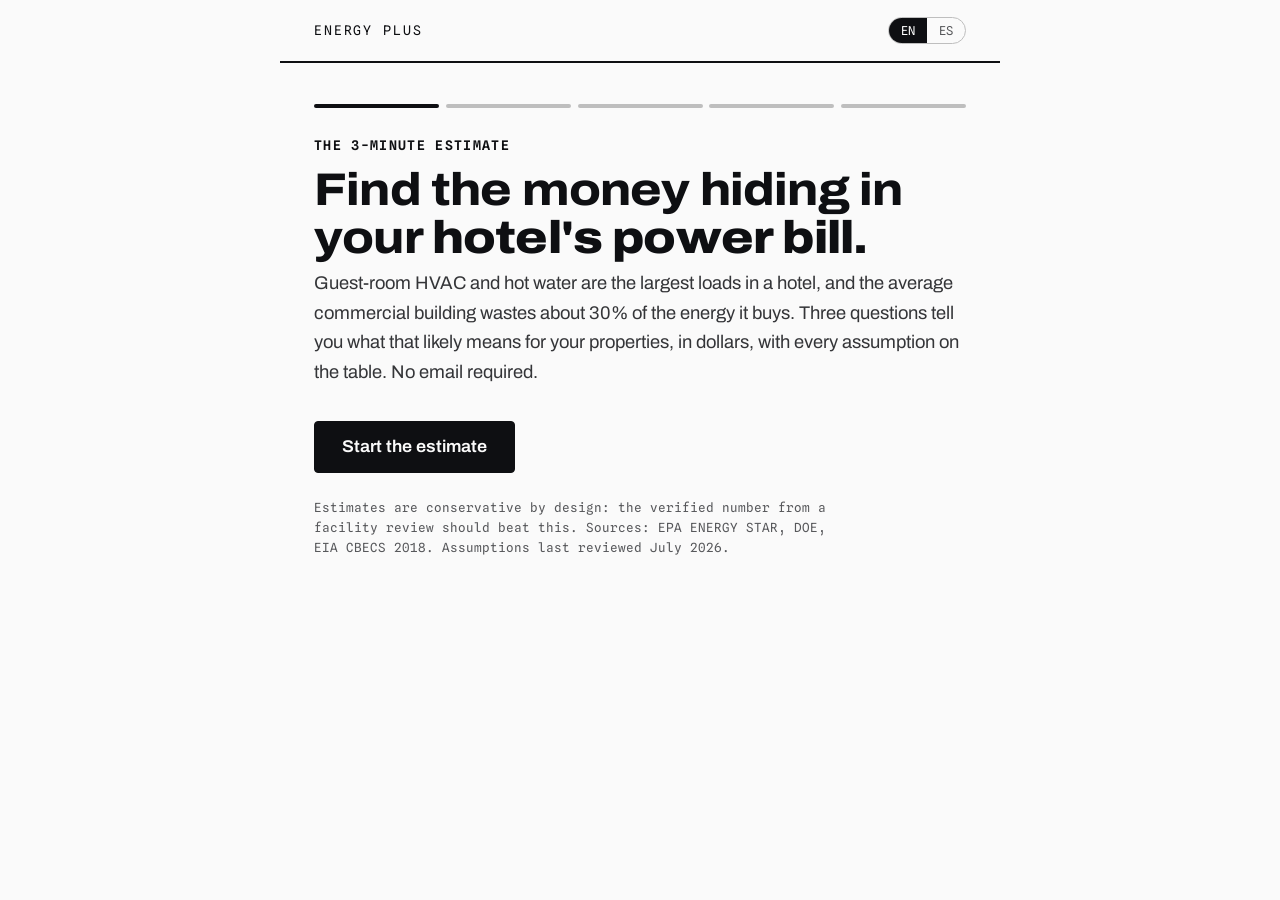
<file: calculator/index.html>
<!doctype html>
<html lang="en">
<head>
<meta charset="utf-8">
<meta name="viewport" content="width=device-width, initial-scale=1">
<title>Energy Plus: Hotel Savings Estimator</title>
<meta name="description" content="A conservative, defensible savings range for hotels and hospitality properties, anchored to DOE consumption data and metered results from installed sites.">
<link rel="stylesheet" href="../assets/fonts/report-fonts.css">
<style>
  :root{
    /* Field Report tokens, ported for the estimator */
    --paper:oklch(0.985 0 0);--paper-2:oklch(0.955 0 0);--rule:oklch(0.8 0 0);--rule-soft:oklch(0.9 0 0);
    --ink-fr:oklch(0.17 0.005 270);--body-fr:oklch(0.33 0.005 270);--faint:oklch(0.46 0.005 270);
    --graphite:oklch(0.17 0.006 260);--panel-ink:oklch(0.95 0.002 260);--panel-body:oklch(0.79 0.005 260);
    --amber:oklch(0.82 0.15 80);--amber-ink:oklch(0.5 0.11 70);--amber-wash:oklch(0.965 0.025 85);
    --cold:oklch(0.83 0.1 233);--cold-ink:oklch(0.52 0.1 240);
    /* remap the estimator's own roles onto the Field Report (dark theme -> paper document) */
    --bg:var(--paper);--panel:var(--paper);--panel2:var(--paper-2);--ink:var(--ink-fr);--body:var(--body-fr);--muted:var(--faint);
    --line:var(--rule-soft);--line2:var(--rule);
    --teal:var(--ink-fr);--teal-deep:var(--ink-fr);--copper:var(--ink-fr);--star:var(--amber-ink);--violet:var(--ink-fr);--green:var(--amber-ink);
    --serif:"Archivo",system-ui,sans-serif;--sans:"Archivo",system-ui,sans-serif;--mono:"Spline Sans Mono",ui-monospace,monospace;
    --t-0:.78rem;--t-1:1rem;--t-2:1.28rem;--t-3:1.64rem;--t-4:2.1rem;--t-5:2.69rem;
    --z-sticky:10;--z-toast:20;
  }
  *{box-sizing:border-box}html,body{margin:0}
  html{font-size:18px}
  body{background:var(--bg);color:var(--ink);font-family:var(--sans);line-height:1.62;-webkit-font-smoothing:antialiased}
  .shell{max-width:720px;margin:0 auto;min-height:100vh;display:flex;flex-direction:column}
  .bar{display:flex;align-items:center;justify-content:space-between;gap:1rem;padding:1rem clamp(1.1rem,4vw,2rem);border-bottom:1px solid var(--line);background:#0f1418;position:sticky;top:0;z-index:var(--z-sticky)}
  .brand{font-family:var(--mono);font-size:.78rem;letter-spacing:.14em;text-transform:uppercase;color:var(--teal)}
  .bar-right{display:flex;align-items:center;gap:.6rem}
  .demo{font-family:var(--mono);font-size:.66rem;letter-spacing:.08em;color:var(--muted);border:1px solid var(--line);border-radius:999px;padding:3px 9px}
  .lang{display:flex;border:1px solid var(--line2);border-radius:999px;overflow:hidden}
  .lang button{background:none;border:none;color:var(--muted);font-family:var(--mono);font-size:.72rem;padding:.3rem .7rem;cursor:pointer}
  .lang button.on{background:var(--teal-deep);color:#fff}
  .stage{flex:1;padding:clamp(1.3rem,5vw,2.4rem) clamp(1.1rem,4vw,2rem)}
  .steps{display:flex;gap:.4rem;margin-bottom:1.6rem}
  .dot{height:4px;flex:1;border-radius:999px;background:var(--line2);transition:background .3s,flex .4s}
  .dot.on{background:var(--teal)}
  .screen{display:none}
  .screen.active{display:block;animation:fade .34s cubic-bezier(.22,1,.36,1)}
  @keyframes fade{from{opacity:0;transform:translateY(10px)}}
  h1,h2{font-family:var(--serif);font-weight:500;letter-spacing:-.02em;line-height:1.1;text-wrap:balance;margin:0 0 .45rem}
  h1{font-size:clamp(1.8rem,5.5vw,2.69rem)}
  h2{font-size:clamp(1.4rem,4.5vw,2.1rem)}
  h1 em,h2 em{font-style:italic;color:var(--teal)}
  .lede{color:var(--body);max-width:60ch;margin:0 0 1.3rem;font-size:1.08rem;text-wrap:pretty}
  .kick{font-family:var(--mono);font-size:.78rem;letter-spacing:.1em;text-transform:uppercase;color:var(--teal);margin:0 0 .55rem}
  label.fl{display:flex;align-items:center;gap:.5rem;font-family:var(--mono);font-size:.82rem;letter-spacing:.05em;text-transform:uppercase;color:var(--muted);margin:1.4rem 0 .6rem}
  .hint{font-family:var(--mono);font-size:.78rem;color:var(--muted);margin:.45rem 0 0;line-height:1.6;max-width:64ch}
  .grid{display:grid;gap:.55rem}
  .gauto{grid-template-columns:repeat(auto-fit,minmax(200px,1fr))}
  .opt{display:flex;flex-direction:column;gap:.15rem;padding:.9rem 1rem;border:1px solid var(--line2);border-radius:11px;background:var(--panel);cursor:pointer;transition:border-color .16s,background .16s,transform .16s;text-align:left;font:inherit;color:inherit}
  .opt:hover{transform:translateY(-2px)}
  .opt:focus-visible,.chip:focus-visible,.btn:focus-visible,button:focus-visible,select:focus-visible,input:focus-visible{outline:2px solid var(--teal);outline-offset:2px}
  .opt.sel{border-color:var(--teal);background:color-mix(in srgb,var(--teal) 13%,var(--panel))}
  .opt b{font-size:1.02rem;color:var(--ink)}
  .opt span{font-family:var(--mono);font-size:.78rem;color:var(--muted)}
  select,input[type=text],input[type=number]{width:100%;background:var(--panel);color:var(--ink);border:1px solid var(--line2);border-radius:11px;padding:.8rem .95rem;font:inherit;font-size:1rem;outline:none}
  select:focus,input:focus{border-color:var(--teal)}
  select{max-width:26rem}
  .btn{display:inline-flex;align-items:center;gap:.55rem;font-family:var(--sans);font-weight:600;font-size:1rem;padding:.9rem 1.6rem;border-radius:999px;border:1px solid transparent;background:var(--ink);color:var(--bg);cursor:pointer;text-decoration:none;transition:transform .2s,background .2s;min-height:48px}
  .btn:hover{transform:translateY(-2px)}
  .btn--teal{background:var(--teal-deep);color:#fff}
  .btn--ghost{background:none;border-color:var(--line2);color:var(--body)}
  .btn[disabled]{opacity:.4;cursor:not-allowed;transform:none}
  .actions{margin-top:2rem;display:flex;gap:.8rem;flex-wrap:wrap;align-items:center}
  .back{background:none;border:none;color:var(--muted);font-family:var(--mono);font-size:.8rem;cursor:pointer;padding:.5rem 0;min-height:44px}
  .back:hover{color:var(--body)}
  .chip{padding:.55rem .95rem;border:1px solid var(--line2);border-radius:999px;background:var(--panel);color:var(--body);cursor:pointer;font:inherit;font-size:.92rem;transition:border-color .16s,background .16s;min-height:44px}
  .chip.sel{border-color:var(--teal);color:var(--teal);background:color-mix(in srgb,var(--teal) 12%,transparent)}
  .chips{display:flex;gap:.45rem;flex-wrap:wrap}
  .factoid{border:1px solid var(--line);border-radius:12px;background:var(--panel);padding:.95rem 1.1rem;margin-top:1.1rem;color:var(--body);font-size:.95rem;line-height:1.6;max-width:62ch}
  .factoid b{color:var(--ink)}
  .factoid .src{display:block;font-family:var(--mono);font-size:.72rem;color:var(--muted);margin-top:.4rem}
  .insight-line{margin-top:1.1rem;font-family:var(--serif);font-size:var(--t-2);line-height:1.4;color:var(--ink);max-width:56ch}
  .insight-line b{color:var(--teal);font-variant-numeric:tabular-nums}
  .resume-chip{display:none;margin:1rem 0 0;border:1px solid color-mix(in srgb,var(--star) 35%,transparent);background:color-mix(in srgb,var(--star) 7%,transparent);border-radius:12px;padding:.8rem 1rem;font-size:.92rem;color:var(--body)}
  .resume-chip.show{display:flex;gap:.8rem;align-items:center;justify-content:space-between;flex-wrap:wrap}
  .resume-chip button{background:none;border:1px solid var(--line2);border-radius:999px;color:var(--star);font:inherit;font-size:.85rem;padding:.4rem .9rem;cursor:pointer;min-height:40px}
  /* results ledger: elevated, brighter than everything else */
  .ledger{border:1px solid color-mix(in srgb,var(--teal) 32%,transparent);border-radius:16px;background:linear-gradient(180deg,color-mix(in srgb,var(--teal) 6%,var(--panel)) 0%,var(--panel) 60%);box-shadow:0 18px 44px -22px rgba(0,0,0,.7);overflow:hidden}
  .lrow{border-bottom:1px solid var(--line)}
  .lrow-main{display:grid;grid-template-columns:1fr auto auto;align-items:center;gap:.7rem;padding:.85rem 1.1rem}
  .lrow-name{display:flex;flex-direction:column;min-width:0}
  .lrow-name b{font-size:.98rem;color:var(--ink)}
  .lrow-name .sub{font-family:var(--mono);font-size:.74rem;color:var(--muted)}
  .lrow-val{font-family:var(--serif);font-size:1.15rem;color:var(--ink);font-variant-numeric:tabular-nums;letter-spacing:-.01em;white-space:nowrap}
  .lrow.off .lrow-val{color:var(--muted);font-size:.9rem;font-family:var(--mono)}
  .lrow-ctl{display:flex;align-items:center;gap:.35rem}
  .tgl{width:40px;height:23px;border-radius:999px;background:var(--line2);border:none;position:relative;cursor:pointer;transition:background .2s;flex:none}
  .tgl::after{content:'';position:absolute;top:3px;left:3px;width:17px;height:17px;border-radius:50%;background:#fff;transition:left .2s}
  .tgl.on{background:var(--teal-deep)}
  .tgl.on::after{left:20px}
  .how-btn{background:none;border:none;color:var(--muted);font-family:var(--mono);font-size:.9rem;cursor:pointer;padding:.35rem .45rem;transition:color .16s,transform .2s;min-width:36px;min-height:36px}
  .how-btn:hover{color:var(--teal)}
  .lrow.expanded .how-btn{transform:rotate(90deg);color:var(--teal)}
  .how{display:none;padding:.2rem 1.1rem 1rem;color:var(--body);font-size:.92rem;line-height:1.6}
  .lrow.expanded .how{display:block}
  .how .src{font-family:var(--mono);font-size:.72rem;color:var(--muted);display:block;margin-top:.35rem}
  .how .adj{display:inline-flex;align-items:center;gap:.4rem;margin-top:.55rem}
  .how .adj input{width:5.2rem;padding:.4rem .6rem;text-align:right;font-family:var(--mono);font-size:.88rem}
  .how .adj .u{font-family:var(--mono);font-size:.78rem;color:var(--muted)}
  .ltotal{display:flex;justify-content:space-between;align-items:baseline;gap:1rem;padding:1.15rem;background:var(--panel2);flex-wrap:wrap}
  .ltotal-lbl{font-family:var(--mono);font-size:.78rem;letter-spacing:.06em;text-transform:uppercase;color:var(--muted)}
  .ltotal-v{font-family:var(--serif);font-size:clamp(1.9rem,6vw,2.69rem);color:var(--star);font-variant-numeric:tabular-nums;line-height:1;letter-spacing:-.02em}
  .lpct{width:100%;font-family:var(--mono);font-size:.78rem;color:var(--muted)}
  .cap-note{padding:.6rem 1.15rem .9rem;background:var(--panel2);font-family:var(--mono);font-size:.72rem;color:var(--muted)}
  /* horizon + portfolio */
  .horizon{display:grid;grid-template-columns:repeat(auto-fit,minmax(170px,1fr));gap:.55rem;margin-top:.7rem}
  .hz{border:1px solid var(--line);border-radius:12px;background:var(--panel);padding:.85rem .95rem;text-align:center}
  .hz .v{font-family:var(--serif);font-size:1.3rem;color:var(--ink);font-variant-numeric:tabular-nums}
  .hz .l{font-family:var(--mono);font-size:.74rem;color:var(--body);margin-top:.3rem}
  .hz .ls{font-family:var(--mono);font-size:.68rem;color:var(--muted);margin-top:.15rem;line-height:1.4}
  .esc-note{font-family:var(--mono);font-size:.72rem;color:var(--muted);margin-top:.5rem;line-height:1.55;max-width:64ch}
  .bene{display:grid;grid-template-columns:repeat(auto-fit,minmax(160px,1fr));gap:.55rem;margin-top:1.4rem}
  .be{border:1px solid var(--line);border-radius:12px;background:var(--panel);padding:.85rem;text-align:center}
  .be .bev{display:block;font-family:var(--serif);font-size:1.35rem;color:var(--teal);line-height:1.1}
  .be .bel{display:block;font-family:var(--mono);font-size:.72rem;color:var(--muted);margin-top:.35rem;line-height:1.4}
  /* signature visual */
  .sig{margin-top:1.8rem;border:1px solid var(--line);border-radius:16px;background:#0f1418;padding:1.2rem 1.2rem 1rem;overflow:hidden}
  .sig h3{font-family:var(--serif);font-weight:500;font-size:var(--t-2);margin:0 0 .3rem}
  .sig p{color:var(--body);font-size:.92rem;margin:.3rem 0 .9rem;max-width:62ch}
  .sigrow{display:grid;grid-template-columns:1fr 1fr;gap:.8rem}
  @media(max-width:540px){.sigrow{grid-template-columns:1fr}}
  .sigcol{text-align:center}
  .sigcol .cap{font-family:var(--mono);font-size:.72rem;letter-spacing:.06em;text-transform:uppercase;margin-top:.4rem}
  .sigcol.clean .cap{color:var(--teal)}
  .sigcol.dirty .cap{color:var(--copper)}
  .sigcol .meter{font-family:var(--mono);font-size:.78rem;color:var(--body);margin-top:.2rem}
  .wave-clean{stroke-dasharray:6 0;animation:waveflow 3.2s linear infinite}
  .wave-dirty{animation:waveflow 3.2s linear infinite}
  @keyframes waveflow{to{stroke-dashoffset:-40}}
  .glow{animation:heatglow 2.6s ease-in-out infinite}
  @keyframes heatglow{0%,100%{opacity:.35}50%{opacity:.95}}
  .sig-same{font-family:var(--mono);font-size:.78rem;color:var(--star);text-align:center;margin-top:.9rem}
  /* hidden cost + equipment */
  .hiddenbox{margin-top:1.8rem;border:1px solid color-mix(in srgb,var(--teal) 30%,transparent);background:color-mix(in srgb,var(--teal) 6%,transparent);border-radius:16px;padding:1.15rem 1.2rem}
  .hiddenbox .hl{font-family:var(--serif);font-size:var(--t-2);margin:0 0 .6rem}
  .hiddenbox .hv{display:flex;justify-content:space-between;align-items:baseline;gap:1rem;flex-wrap:wrap}
  .hiddenbox .hv b{font-size:1rem}
  .hiddenbox .hv .v{font-family:var(--serif);font-size:1.5rem;color:var(--teal);font-variant-numeric:tabular-nums}
  .hiddenbox p{color:var(--body);font-size:.92rem;margin:.6rem 0 0;max-width:64ch}
  .eqchips{display:flex;gap:.45rem;flex-wrap:wrap;margin-top:.8rem}
  .eqchip{font-family:var(--mono);font-size:.74rem;color:var(--body);border:1px solid var(--line2);border-radius:999px;padding:.35rem .8rem}
  /* costs: quiet rules, no card chrome */
  .costs{margin-top:1.8rem}
  .costs h3{font-family:var(--serif);font-weight:500;font-size:var(--t-2);margin:0 0 .2rem}
  .costs .cl{color:var(--body);font-size:.95rem;margin:.2rem 0 .6rem}
  .costlist{list-style:none;margin:0;padding:0}
  .costlist li{padding:.8rem 0;border-bottom:1px solid var(--line);color:var(--body);font-size:.95rem;line-height:1.6}
  .costlist li strong{color:var(--copper);font-family:var(--serif);font-weight:500;white-space:nowrap;font-variant-numeric:tabular-nums}
  /* takeaway row */
  .takeaway{display:flex;gap:.7rem;flex-wrap:wrap;margin-top:1.8rem}
  .fit-line{margin-top:1.2rem;font-size:.95rem;color:var(--body)}
  .fit-line b{color:var(--star)}
  /* booking */
  .expect{border:1px solid var(--line);border-radius:14px;background:var(--panel);padding:1.1rem 1.2rem;margin:1.2rem 0}
  .expect ol{margin:.4rem 0 0;padding-left:1.2rem;color:var(--body);font-size:.95rem;line-height:1.7}
  .expect .bring{margin-top:.8rem;font-size:.9rem;color:var(--star)}
  .fine{font-family:var(--mono);font-size:.74rem;color:var(--muted);margin-top:1.5rem;max-width:64ch;line-height:1.6}
  .fine a{color:var(--muted)}
  .toast{position:fixed;left:50%;bottom:1.2rem;transform:translateX(-50%) translateY(8px);background:var(--panel2);border:1px solid var(--line2);border-radius:999px;color:var(--ink);font-size:.9rem;padding:.6rem 1.2rem;opacity:0;pointer-events:none;transition:opacity .25s,transform .25s;z-index:var(--z-toast)}
  .toast.show{opacity:1;transform:translateX(-50%) translateY(0)}
  .sr-only{position:absolute;width:1px;height:1px;margin:-1px;padding:0;overflow:hidden;clip:rect(0 0 0 0);white-space:nowrap;border:0}
  @media(prefers-reduced-motion:reduce){
    .screen.active{animation:none}
    .opt:hover,.btn:hover,.band-btn:hover{transform:none}
    .wave-clean,.wave-dirty,.glow{animation:none}
  }
  /* ---------- one-pager print (flyer layout) ---------- */
  #onepager{display:none}
  @media print{
    @page{margin:.55in}
    body{background:#fff;color:#131b1e}
    .shell,.toast{display:none!important}
    #onepager{display:block;font-family:"Archivo",Arial,sans-serif;color:#131b1e;line-height:1.45}
    #onepager *{-webkit-print-color-adjust:exact;print-color-adjust:exact}
    .op-band{background:#14151a;color:#fff;padding:12pt 16pt;border-radius:6pt;display:flex;justify-content:space-between;align-items:baseline;gap:10pt;flex-wrap:wrap}
    .op-band .b1{font-family:"Spline Sans Mono",monospace;font-size:10pt;letter-spacing:2.5pt;text-transform:uppercase}
    .op-band .b2{font-size:8.5pt;opacity:.9}
    .op-hero{padding:16pt 2pt 12pt;border-bottom:2.5pt solid #14151a;page-break-inside:avoid}
    .op-hero .oph-lbl{font-family:"Spline Sans Mono",monospace;font-size:8pt;letter-spacing:1.8pt;text-transform:uppercase;color:#14151a}
    .op-hero .oph-range{font-family:"Archivo",Georgia,sans-serif;font-weight:500;font-size:31pt;letter-spacing:-.5pt;margin:3pt 0 1pt;font-variant-numeric:tabular-nums}
    .op-hero .oph-range small{font-size:12pt;color:#555;letter-spacing:0}
    .op-hero .oph-sub{font-size:9.5pt;color:#444}
    .op-meta{display:flex;gap:16pt;flex-wrap:wrap;padding:9pt 2pt;border-bottom:1pt solid #c9d1d0;font-size:9.5pt;page-break-inside:avoid}
    .op-meta div{min-width:70pt}
    .op-meta b{display:block;font-family:"Spline Sans Mono",monospace;font-weight:400;font-size:6.5pt;text-transform:uppercase;letter-spacing:1.2pt;color:#78827f;margin-bottom:1pt}
    .op-cols{display:flex;gap:20pt;padding:12pt 2pt 4pt;align-items:flex-start}
    .op-cols .c1{flex:1.45}.op-cols .c2{flex:1}
    #onepager table{width:100%;border-collapse:collapse;font-size:9pt;page-break-inside:avoid}
    #onepager th{font-family:"Spline Sans Mono",monospace;font-weight:400;font-size:6.5pt;text-transform:uppercase;letter-spacing:1pt;color:#78827f;text-align:left;padding:0 4pt 4pt 0;border-bottom:1.5pt solid #131b1e}
    #onepager td{padding:5pt 4pt 5pt 0;border-bottom:.75pt solid #d7dedd;vertical-align:baseline}
    #onepager td.num{text-align:right;white-space:nowrap;font-family:"Archivo",Georgia,sans-serif;font-size:10.5pt;font-variant-numeric:tabular-nums}
    #onepager td .basis{display:block;font-size:7pt;color:#78827f;line-height:1.35;margin-top:1pt}
    .op-hz-cap{font-family:"Spline Sans Mono",monospace;font-size:6.5pt;letter-spacing:1.2pt;text-transform:uppercase;color:#14151a;margin:0 0 4pt}
    .op-note{font-size:7.5pt;color:#555;line-height:1.5;margin-top:8pt}
    .op-cta{margin-top:12pt;border:1.5pt solid #14151a;border-radius:6pt;padding:9pt 12pt;font-size:10.5pt;color:#14151a;font-weight:600;page-break-inside:avoid}
    .op-cta small{display:block;font-weight:400;font-size:8pt;color:#444;margin-top:2pt}
    .op-src{font-family:"Spline Sans Mono",monospace;font-size:6.5pt;color:#78827f;margin-top:9pt;line-height:1.6}
  }
  /* ==================== FIELD REPORT SKIN (override layer) ==================== */
  html{font-size:17px}
  body{background-color:var(--paper);color:var(--body);font-family:var(--sans);line-height:1.6}
  h1,h2{font-family:var(--sans);font-weight:780;font-stretch:112%;letter-spacing:-.018em;line-height:1.05;color:var(--ink)}
  h1 em,h2 em{font-style:normal;color:var(--ink);font-weight:840}
  .kick{color:var(--ink);font-weight:600}
  .brand{color:var(--ink)}
  .bar{background:var(--paper);border-bottom:2px solid var(--ink)}
  .dot{background:var(--rule)}.dot.on{background:var(--ink)}
  /* controls: solid rectangles, not pills */
  .btn{border-radius:4px;background:var(--ink);color:var(--paper);border:1px solid var(--ink);font-weight:620;font-stretch:104%}
  .btn--teal{background:var(--ink);color:var(--paper)}
  .btn--ghost{background:none;border-color:var(--rule);color:var(--body)}
  .btn:hover{transform:translateY(-1px)}
  .opt,.chip,select,input[type=text],input[type=number],.how .adj input,.factoid,.expect,.resume-chip,.hz,.be,.sig,.hiddenbox,.ledger,.eqchip,.toast{border-radius:4px}
  .opt{border-color:var(--rule)}
  .opt.sel{border-color:var(--ink);background:var(--paper-2)}
  .opt b{color:var(--ink)}
  .chip{border-color:var(--rule)}
  .chip.sel{border-color:var(--ink);color:var(--ink);background:var(--paper-2)}
  select,input[type=text],input[type=number]{border-color:var(--rule)}
  select:focus,input:focus,.opt:hover{border-color:var(--ink)}
  .opt:focus-visible,.chip:focus-visible,.btn:focus-visible,button:focus-visible,select:focus-visible,input:focus-visible{outline:2px solid var(--amber-ink);outline-offset:2px}
  /* value figures wear mono; verified totals wear the one amber signal */
  .lrow-val,.hz .v,.be .bev,.hiddenbox .hv .v,.insight-line b,.op-hero .oph-range,#onepager td.num{font-family:var(--mono)}
  .lrow-val{color:var(--ink)}
  .insight-line{font-family:var(--sans)}
  .ledger{border-color:var(--rule);background:var(--paper);box-shadow:0 1px 2px oklch(0.17 0.005 270/.05),0 22px 48px -34px oklch(0.17 0.005 270/.45)}
  .lrow{border-color:var(--rule-soft)}
  .ltotal{background:var(--paper-2)}
  .ltotal-v{font-family:var(--mono);color:var(--amber-ink)}
  .cap-note{background:var(--paper-2);color:var(--faint)}
  .insight-line b,.be .bev,.hiddenbox .hv .v,.fit-line b,.sig-same{color:var(--amber-ink)}
  .costlist li strong{color:var(--ink);font-family:var(--mono);font-weight:600}
  .costlist li{border-color:var(--rule-soft)}
  .tgl{background:var(--rule)}.tgl.on{background:var(--ink)}
  .how-btn:hover,.lrow.expanded .how-btn{color:var(--ink)}
  /* the "always included" harmonization box: the guarantee-plate treatment */
  .hiddenbox{border:1px solid var(--amber-ink);background:var(--amber-wash)}
  .hiddenbox .hv .v{color:var(--amber-ink)}
  /* the signature comparison sits on a light instrument panel */
  .sig{background:var(--paper-2);border-color:var(--rule)}
  .sigcol.clean .cap{color:var(--ink)}
  .sigcol.dirty .cap{color:var(--faint)}
  .factoid{border-color:var(--rule)}.factoid b{color:var(--ink)}
  .resume-chip{border-color:var(--amber-ink)!important;background:var(--amber-wash)!important}
  .resume-chip button{color:var(--amber-ink);border-color:var(--rule)}
  .toast{background:var(--ink);color:var(--paper);border-color:var(--ink)}
  a{color:var(--ink)}
  .fine a{color:var(--faint)}
</style>
</head>
<body>
<div class="shell">
  <div class="bar">
    <span class="brand">Energy Plus</span>
    <div class="bar-right">
      <div class="lang" role="group" aria-label="Language">
        <button id="lang-en" class="on" onclick="setLang('en')">EN</button>
        <button id="lang-es" onclick="setLang('es')">ES</button>
      </div>
    </div>
  </div>
  <div class="stage">
    <div class="steps" id="steps" aria-hidden="true"></div>

    <!-- 0 · intro -->
    <section class="screen active" data-s="0" aria-labelledby="h0">
      <p class="kick" data-t="kick0">The 3-minute estimate</p>
      <h1 id="h0" tabindex="-1" data-t="h0">Find the money hiding in your <em>hotel's power bill</em>.</h1>
      <p class="lede" data-t="lede0">Guest-room HVAC and hot water are the largest loads in a hotel, and the average commercial building wastes about 30% of the energy it buys. Three questions tell you what that likely means for your properties, in dollars, with every assumption on the table. No email required.</p>
      <div class="resume-chip" id="resume">
        <span id="resume-txt"></span>
        <button onclick="resumeSaved()" data-t="resumeBtn">Resume</button>
      </div>
      <div class="actions">
        <button class="btn btn--teal" onclick="go(1)" data-t="start">Start the estimate</button>
      </div>
      <p class="fine" data-t="fine0">Estimates are conservative by design: the verified number from a facility review should beat this. Sources: EPA ENERGY STAR, DOE, EIA CBECS 2018. Assumptions last reviewed July 2026.</p>
    </section>

    <!-- 1 · state -->
    <section class="screen" data-s="1" aria-labelledby="h1s">
      <h2 id="h1s" tabindex="-1" data-t="h1">Where is the facility?</h2>
      <p class="lede" data-t="lede1">Rates, climate, and your right to shop your rate all depend on the state.</p>
      <label class="fl" for="region" data-t="lblState">State</label>
      <select id="region" onchange="pickState(this.value)"></select>
      <div class="factoid" id="state-factoid" style="display:none"></div>
      <div class="actions">
        <button class="btn" id="toFac" disabled onclick="go(3)" data-t="next">Continue</button>
        <button class="back" onclick="go(0)" data-t="back">&larr; Back</button>
      </div>
    </section>


    <!-- 3 · spend + bill + heat -->
    <section class="screen" data-s="3" aria-labelledby="h3s">
      <h2 id="h3s" tabindex="-1" data-t="h3">What does a month of electricity cost you?</h2>
      <p class="lede" data-t="lede3">Closest band is fine. If you have a bill nearby, thirty extra seconds makes the estimate noticeably sharper.</p>
      <div class="grid gauto" id="band-grid"></div>
      <div class="factoid" id="benchmark" style="display:none"></div>
      <label class="fl" data-t="lblHeat">How does the facility heat?</label>
      <div class="chips" id="heat-chips"></div>
      <div class="actions">
        <button class="btn btn--teal" id="toResults" disabled onclick="go(4)" data-t="seeNumber">Show my number</button>
        <button class="back" onclick="go(1)" data-t="back">&larr; Back</button>
      </div>
    </section>

    <!-- 4 · results -->
    <section class="screen" data-s="4" aria-labelledby="h4s">
      <p class="kick" data-t="kick4">Your conservative range</p>
      <h2 id="h4s" tabindex="-1" data-t="h4">Here is what your bill is likely hiding.</h2>
      <p class="assump lede" id="assump" style="font-family:var(--mono);font-size:.82rem;color:var(--muted);max-width:none"></p>
      <div class="ledger" id="ledger"></div>
      <div class="sr-only" role="status" aria-live="polite" id="live-total"></div>
      <label class="fl" data-t="lblCount">How many facilities do you operate?</label>
      <div class="chips" id="count-chips"></div>
      <p class="fit-line" id="fit-line"></p>
      <label class="fl" data-t="lblHorizon">If rates keep climbing</label>
      <div class="horizon">
        <div class="hz"><div class="v" id="hz1">$0</div><div class="l" data-t="hz1l">This year</div><div class="ls" data-t="hz1s">at today's rates</div></div>
        <div class="hz"><div class="v" id="hz5">$0</div><div class="l" data-t="hz5l">5-year total</div><div class="ls" data-t="hzs">cumulative, with rate escalation</div></div>
        <div class="hz"><div class="v" id="hz10">$0</div><div class="l" data-t="hz10l">10-year total</div><div class="ls" data-t="hzs">cumulative, with rate escalation</div></div>
      </div>
      <p class="esc-note" id="esc-note"></p>
      <div class="bene">
        <div class="be"><span class="bev" data-t="be1v">up to 40%</span><span class="bel" data-t="be1l">lower maintenance, measured at one installed site (Gazelle Industries)</span></div>
        <div class="be"><span class="bev" data-t="be2v">5–15 yrs</span><span class="bel" data-t="be2l">added equipment life from clean power and soft starts</span></div>
        <div class="be"><span class="bev" data-t="be3v">30–40%</span><span class="bel" data-t="be3l">of equipment downtime is tied to power quality (industry estimates)</span></div>
      </div>
      <div class="sig">
        <h3 data-t="sigH">Same meter reading. Different building.</h3>
        <p id="sig-p" data-t="sigP">Modern equipment draws power in irregular pulses that distort the current on every circuit. Part of that power becomes waste heat in your own wiring before it does any work, your demand peaks run higher, and everything downstream runs hot.</p>
        <div class="sigrow">
          <div class="sigcol clean">
            <svg viewBox="0 0 260 90" aria-label="Clean power: smooth wave, equipment running cool" role="img">
              <path class="wave-clean" d="M5 45 C 25 15, 45 15, 65 45 S 105 75, 125 45 S 165 15, 185 45 S 225 75, 245 45" stroke="#14151a" stroke-width="2.5" fill="none" stroke-dasharray="8 4"/>
              <rect x="105" y="62" width="50" height="22" rx="4" fill="none" stroke="rgba(20,21,26,.3)" stroke-width="1.5"/>
              <circle cx="130" cy="73" r="6" fill="none" stroke="#14151a" stroke-width="1.5"/>
            </svg>
            <div class="cap" data-t="sigClean">Clean power</div>
            <div class="meter" data-t="sigMeter1">Meter reads 100 kWh</div>
          </div>
          <div class="sigcol dirty">
            <svg viewBox="0 0 260 90" aria-label="Distorted power: jagged wave, equipment running hot" role="img">
              <path class="wave-dirty" d="M5 45 C 15 20, 22 70, 32 38 S 48 12, 58 55 S 74 78, 84 30 S 100 10, 110 52 S 126 80, 136 35 S 152 14, 162 58 S 178 74, 188 32 S 204 12, 214 50 S 234 72, 245 42" stroke="#767b82" stroke-width="2.5" fill="none" stroke-dasharray="8 4"/>
              <rect x="105" y="62" width="50" height="22" rx="4" fill="none" stroke="rgba(20,21,26,.3)" stroke-width="1.5"/>
              <circle cx="130" cy="73" r="6" fill="none" stroke="#767b82" stroke-width="1.5"/>
              <circle class="glow" cx="130" cy="73" r="11" fill="none" stroke="#767b82" stroke-width="1"/>
            </svg>
            <div class="cap" data-t="sigDirty">With distortion</div>
            <div class="meter" data-t="sigMeter2">Meter reads 100 kWh</div>
          </div>
        </div>
        <p class="sig-same" data-t="sigSame">= SAME BILL · but heat, higher peaks, and early equipment failure on the right</p>
      </div>
      <div class="hiddenbox">
        <p class="hl" id="hidden-lead"></p>
        <div class="hv"><b data-t="hiddenLbl">Wasted through distortion today</b><span class="v" id="v-harmo">$0</span></div>
        <p id="hidden-p" data-t="hiddenP">Cleaning it is the one lever that is always included, and the figures are calibrated to metered results where we have installed; other facility types use estimates you can adjust above.</p>
        <div class="eqchips" id="eqchips"></div>
      </div>
      <div class="costs">
        <h3 data-t="costsH">What early failure costs in a facility like yours</h3>
        <p class="cl" id="costs-lede"></p>
        <ul class="costlist" id="costlist"></ul>
      </div>
      <div class="takeaway">
        <button class="btn btn--ghost" onclick="printOnePager()" data-t="printBtn">Print the one-pager</button>
        <button class="btn btn--ghost" onclick="copyLink()" data-t="copyBtn">Copy a link to this estimate</button>
      </div>
      <div class="actions">
        <button class="btn btn--teal" onclick="go(5)" data-t="toBook">Confirm it on a 22-minute review</button>
        <button class="back" onclick="go(3)" data-t="back">&larr; Back</button>
      </div>
      <p class="fine" data-t="fine4">Illustrative estimate from the inputs you gave. Not a quote. Streams are estimated independently and can overlap at the top of the range, so the ceiling is an "up to" figure. Real savings and any incentives your project qualifies for are confirmed on the facility review, and the diagnosis is on us. Assumptions last reviewed July 2026.</p>
    </section>

    <!-- 5 · book -->
    <section class="screen" data-s="5" aria-labelledby="h5s">
      <p class="kick" data-t="kick5">The next 22 minutes</p>
      <h2 id="h5s" tabindex="-1" data-t="h5">Turn the estimate into your number.</h2>
      <p class="lede" data-t="lede5">A 22-Minute Facility Review is a phone call with an engineer, not a sales pitch. Your inputs and this estimate arrive with the booking, so the call starts where this page ends.</p>
      <div class="expect">
        <ol>
          <li data-t="ex1">We walk this estimate line by line against your actual bill and rate structure.</li>
          <li data-t="ex2">You learn which levers are real for your building and which are not, with the math shown.</li>
          <li data-t="ex3">If it holds up, we scope the no-upfront-cost path. If it does not, you keep the analysis.</li>
        </ol>
        <p class="bring" data-t="exBring">Have one recent electric bill handy. That is all you need.</p>
      </div>
      <div class="actions">
        <a class="btn btn--teal" id="book-link" href="#" target="_blank" rel="noopener" data-t="bookBtn">Pick a time</a>
        <button class="back" onclick="go(4)" data-t="back">&larr; Back</button>
      </div>
      <p class="fine" data-t="fine5">No obligation. Energy Plus is an Independent Energy Solutions Partner with no vendor incentive to inflate these figures.</p>
    </section>
  </div>
</div>
<div class="toast" id="toast" role="status"></div>
<div id="onepager"></div>
<script>
/* ============ Energy Plus Savings Estimator: engine constants corrected July 2026 ============ */
"use strict";
/* ---- corrected engine constants (parity with original-engine.html, July 2026) ---- */
var STATE_COOL={"Alabama":65,"Alaska":22,"Arizona":80,"Arkansas":65,"California":50,"Colorado":35,"Connecticut":35,"Delaware":50,"District of Columbia":50,"Florida":80,"Georgia":65,"Hawaii":80,"Idaho":22,"Illinois":35,"Indiana":35,"Iowa":35,"Kansas":50,"Kentucky":50,"Louisiana":80,"Maine":22,"Maryland":50,"Massachusetts":35,"Michigan":22,"Minnesota":22,"Mississippi":65,"Missouri":50,"Montana":22,"Nebraska":35,"Nevada":65,"New Hampshire":22,"New Jersey":35,"New Mexico":65,"New York":35,"North Carolina":65,"North Dakota":22,"Ohio":35,"Oklahoma":65,"Oregon":50,"Pennsylvania":35,"Rhode Island":35,"South Carolina":65,"South Dakota":22,"Tennessee":65,"Texas":80,"Utah":35,"Vermont":22,"Virginia":50,"Washington":50,"West Virginia":50,"Wisconsin":22,"Wyoming":22};
var STATE_ABBR={"Alabama":"AL","Alaska":"AK","Arizona":"AZ","Arkansas":"AR","California":"CA","Colorado":"CO","Connecticut":"CT","Delaware":"DE","District of Columbia":"DC","Florida":"FL","Georgia":"GA","Hawaii":"HI","Idaho":"ID","Illinois":"IL","Indiana":"IN","Iowa":"IA","Kansas":"KS","Kentucky":"KY","Louisiana":"LA","Maine":"ME","Maryland":"MD","Massachusetts":"MA","Michigan":"MI","Minnesota":"MN","Mississippi":"MS","Missouri":"MO","Montana":"MT","Nebraska":"NE","Nevada":"NV","New Hampshire":"NH","New Jersey":"NJ","New Mexico":"NM","New York":"NY","North Carolina":"NC","North Dakota":"ND","Ohio":"OH","Oklahoma":"OK","Oregon":"OR","Pennsylvania":"PA","Rhode Island":"RI","South Carolina":"SC","South Dakota":"SD","Tennessee":"TN","Texas":"TX","Utah":"UT","Vermont":"VT","Virginia":"VA","Washington":"WA","West Virginia":"WV","Wisconsin":"WI","Wyoming":"WY"};
/* item 8: state commercial rates, approximate EIA averages, cents/kWh. Refresh annually from EIA Electric Power Monthly Table 5.6.A. */
var STATE_RATE={"Alabama":13.2,"Alaska":21.5,"Arizona":12.5,"Arkansas":10.5,"California":28.0,"Colorado":12.0,"Connecticut":22.5,"Delaware":12.5,"District of Columbia":16.5,"Florida":12.0,"Georgia":12.0,"Hawaii":39.0,"Idaho":9.5,"Illinois":11.5,"Indiana":13.0,"Iowa":10.5,"Kansas":11.5,"Kentucky":11.5,"Louisiana":11.0,"Maine":17.5,"Maryland":14.5,"Massachusetts":22.5,"Michigan":13.5,"Minnesota":12.5,"Mississippi":12.0,"Missouri":10.5,"Montana":11.5,"Nebraska":10.0,"Nevada":11.5,"New Hampshire":19.5,"New Jersey":15.5,"New Mexico":11.0,"New York":18.5,"North Carolina":10.5,"North Dakota":9.5,"Ohio":11.0,"Oklahoma":9.5,"Oregon":11.5,"Pennsylvania":12.5,"Rhode Island":21.0,"South Carolina":11.5,"South Dakota":10.5,"Tennessee":11.5,"Texas":9.5,"Utah":10.0,"Vermont":17.5,"Virginia":11.5,"Washington":10.5,"West Virginia":11.5,"Wisconsin":12.5,"Wyoming":9.5};
var ESC_TIER={"California":1,"Hawaii":1,"Massachusetts":1,"New York":1,"New Jersey":1,"Connecticut":1,"Maryland":2,"District of Columbia":2,"Illinois":2,"Pennsylvania":2,"Texas":2,"Virginia":2,"Rhode Island":2,"New Hampshire":2,"Maine":2,"Delaware":2,"Vermont":2,"Washington":4,"Idaho":4,"Montana":4,"North Dakota":4,"South Dakota":4,"Nebraska":4,"Wyoming":4};
var ESC_DATA={1:{range:"4–6%",rate:0.045},2:{range:"3–4%",rate:0.035},3:{range:"2–3%",rate:0.025},4:{range:"1–2%",rate:0.018}};
var DEREG={"Connecticut":1,"Delaware":1,"Illinois":1,"Maine":1,"Maryland":1,"Massachusetts":1,"Michigan":1,"New Hampshire":1,"New Jersey":1,"New York":1,"Ohio":1,"Pennsylvania":1,"Rhode Island":1,"Texas":1,"District of Columbia":1};
var OUTDOOR={cold:{f:.01,c:.03},super:{f:.02,c:.05},cstore:{f:.08,c:.15},hotel:{f:.04,c:.09},health:{f:.03,c:.07},fitness:{f:.03,c:.07},edu:{f:.05,c:.10},multi:{f:.05,c:.10},qsr:{f:.04,c:.08},office:{f:.05,c:.10},retail:{f:.06,c:.12},mixed:{f:.04,c:.08},whse:{f:.06,c:.12},ind:{f:.03,c:.07},datactr:{f:.01,c:.03},research:{f:.02,c:.05}};
var HEATC={heatpump:.50,resistance:.70}; /* corrected ceilings, July 2026 */
var COOL_FLOOR=.15,COOL_CEIL=.55,CEIL_CAP=.45; /* item 7: soft total-ceiling cap at 45% of bill */
var MOTOR={ind:{ms:.55},cold:{ms:.50},whse:{ms:.40},health:{ms:.30}};
/* Ordered by HVAC/cooling share of the bill, highest to lowest.
   Data center corrected Jul 2026: cooling in a typical PUE ~1.4-1.6 facility runs
   30 to 40% of load; the old 10% badly understated it. mLo/mHi are monthly spend
   bounds per type (from the engine's annual slider ranges) that size the bands. */
var FAC=[
 {k:"cold",share:.70,harmo:.13,coolmin:98,sq:3.20,mLo:4200,mHi:420000},
 {k:"super",share:.55,harmo:.09,coolmin:95,sq:8.00,mLo:5000,mHi:210000},
 {k:"health",share:.45,harmo:.12,coolmin:0,sq:4.50,mLo:10000,mHi:1000000},
 {k:"hotel",share:.45,harmo:.08,coolmin:0,sq:3.50,mLo:5000,mHi:420000},
 {k:"cstore",share:.45,harmo:.09,coolmin:85,sq:10.00,mLo:1250,mHi:21000},
 {k:"multi",share:.45,harmo:.08,coolmin:0,sq:1.40,mLo:2000,mHi:250000},
 {k:"edu",share:.45,harmo:.09,coolmin:0,sq:2.50,mLo:2000,mHi:1250000},
 {k:"fitness",share:.45,harmo:.13,coolmin:0,sq:3.20,mLo:2000,mHi:50000},
 {k:"office",share:.40,harmo:.09,coolmin:0,sq:2.80,mLo:2000,mHi:330000},
 {k:"retail",share:.40,harmo:.09,coolmin:0,sq:2.60,mLo:2000,mHi:250000},
 {k:"qsr",share:.40,harmo:.09,coolmin:85,sq:5.50,mLo:1000,mHi:25000},
 {k:"datactr",share:.35,harmo:.18,coolmin:98,sq:2.50,mLo:16000,mHi:4200000},
 {k:"mixed",share:.35,harmo:.08,coolmin:0,sq:2.00,mLo:2000,mHi:330000},
 {k:"research",share:.30,harmo:.14,coolmin:0,sq:2.50,mLo:8000,mHi:1650000},
 {k:"whse",share:.20,harmo:.09,coolmin:0,sq:1.00,mLo:2000,mHi:165000},
 {k:"ind",share:.15,harmo:.13,coolmin:0,sq:4.50,mLo:4200,mHi:1650000}
];
var COUNTS=[["one",1,1],["2to4",2,4],["5to9",5,9],["10to19",10,19],["20plus",20,20]];
var EQUIP={cold:["Compressor racks","Evaporator fan arrays","VFD condensers"],super:["Rack refrigeration","Rooftop HVAC","Display case electronics"],cstore:["Reach-in condensers","Fuel electronics","Rooftop HVAC"],hotel:["Elevator motors","Per-room PTACs","Pool pumps"],health:["Imaging systems","Chiller plant","Process pumps"],fitness:["Pool pumps","Rooftop HVAC","High-bay lighting"],edu:["Chiller plant","Rooftop HVAC","High-bay lighting"],multi:["Elevator drives","Booster pumps","Amenity pumps"],qsr:["Walk-in condensers","Makeup air handlers","Exhaust hoods"],office:["Elevator VFDs","VAV air handlers","Server-room UPS"],retail:["Rooftop HVAC","LED driver arrays","Escalator motors"],mixed:["Elevator drives","Central HVAC plant","Amenity pumps"],whse:["Conveyor VFDs","Cold-chain refrigeration","Forklift chargers"],ind:["Production VFDs","Process pumps","Air compressors"],datactr:["UPS systems","Precision cooling","Switchgear"],research:["Analytical instruments","Cleanroom controls","HPC power"]};
/* trimmed cost exposure lines (3 per type, from the sourced COSTS set) */
var COSTS={
 office:["Central chiller failure in summer: tenant abatement exposure of <strong>$200K to $500K per week</strong> for a 200,000 sq ft building.","Elevator emergency modernization: <strong>$15K to $60K per cab</strong> with 4 to 8 week lead times.","VAV air handler replacement: <strong>$15K to $50K per unit</strong>; most buildings run 10 to 30."],
 hotel:["PTAC full-property replacement: <strong>$1,750 to $3,200 per unit installed</strong>; at 150 rooms that is <strong>$260K to $480K</strong>.","Elevator modernization: <strong>$50K to $150K per cab</strong>.","Chiller failure in summer: emergency rental <strong>$15K to $40K per week</strong> plus lost room revenue."],
 health:["MRI or CT offline: <strong>$10K to $15K per day</strong> in direct revenue loss.","Sterilization failure halts elective surgery: <strong>$60K to $320K</strong> for one day of cases.","Chiller failure forces surgical suite closure within hours in summer."],
 cold:["Rack system replacement: <strong>$15K to $80K per rack</strong>; catastrophic failure with product loss <strong>$10K to $100K</strong>.","Loss of heat rejection in summer forces compressor shutdown within hours: <strong>$20K to $60K</strong>.","After-hours emergency repair runs 2 to 3x scheduled cost."],
 super:["Full rack replacement: <strong>$30K to $80K per system</strong>; most stores run several.","One overnight walk-in failure: <strong>$10K to $100K</strong> in product loss.","Rooftop unit failure risks health-code closure during food handling hours."],
 retail:["A 3-day summer HVAC failure at a store doing <strong>$50K to $150K per day</strong> is <strong>$150K to $450K</strong> in lost sales.","Escalator motor overhaul: <strong>$20K to $60K per unit</strong>.","LED driver array replacement across a large floor: <strong>$30K to $120K</strong>."],
 qsr:["Makeup air failure triggers health-code closure; replacement <strong>$8K to $25K</strong> while <strong>$8K to $15K per day</strong> of revenue stops.","Walk-in condensing unit replacement: <strong>$4K to $12K</strong> plus lost product.","Across a 20-location franchise, fleet exposure runs <strong>$120K to $440K a year</strong>."],
 cstore:["A documented single-surge event took out pump readers, a compressor, cameras, and doors: <strong>$33K+</strong> (HSB).","24-hour fuel outage: <strong>$12K to $35K</strong> in lost fuel sales alone.","Walk-in failure: <strong>$3K to $8K</strong> product plus <strong>$4K to $12K</strong> emergency repair."],
 whse:["Conveyor system failure: <strong>$50K to $200K per hour</strong> in unprocessed shipments.","Cold-chain failure: <strong>$50K to $500K+</strong> product loss; pharma can exceed <strong>$1M</strong>.","A 50-forklift fleet idled 8 hours: roughly <strong>$800K</strong> in delayed throughput."],
 multi:["Elevator modernization: <strong>$50K to $150K per cab</strong>; a 3-cab mid-rise is a <strong>$150K to $450K</strong> event.","Booster pump failure makes floors above 3 uninhabitable: <strong>$8K to $25K</strong> emergency repair.","Summer chiller failure: rent abatement exposure across the building plus <strong>$15K to $40K per week</strong> rental."],
 edu:["Chiller failure during finals across a campus: <strong>$100K to $500K</strong> combined impact.","Central boiler replacement: <strong>$50K to $300K</strong>; deferred failure costs about 3x planned.","Research equipment damage: electron microscopes run <strong>$500K to $5M</strong>."],
 fitness:["Pool circulation failure forces health-code closure: <strong>$8K to $25K</strong> plus days of lost revenue.","Dehumidification unit failure: <strong>$15K to $60K</strong> plus moisture damage to the natatorium.","Cardio fleet failing early across 50 to 100 machines: <strong>$50K to $150K</strong> unplanned."],
 ind:["Line-down VFD failure: <strong>$5K to $50K per hour</strong> while awaiting parts.","Air compressor failure stops pneumatics plant-wide: <strong>$10K to $100K per hour</strong>.","Motor rewind or replacement: <strong>$2K to $20K per motor</strong>; harmonic heating is the hidden cause."],
 datactr:["Unplanned downtime: <strong>$100K to $300K per hour</strong> for financial tenants.","A 2-hour cooling failure in a 1MW hall: <strong>$33K</strong> direct plus SLA penalties up to <strong>$500K</strong>.","Fleet-wide PSU degradation: <strong>$500K to $2M</strong> unplanned capital event."],
 research:["Electron microscopes and NMR: <strong>$500K to $5M per unit</strong>; power events corrupt results and shorten life.","Cleanroom re-qualification after a control failure: 3 to 7 days, <strong>$150K to $1.4M</strong>.","One corrupted HPC job can erase weeks of compute worth <strong>$50K to $500K</strong>."],
 mixed:["Chiller failure hits residential and commercial tenants at once: <strong>$100K to $300K per week</strong> abatement exposure.","Elevator failure in a mixed high-rise: <strong>$100K to $300K</strong> combined event.","A power event damaging a medical tenant's equipment creates direct landlord liability: <strong>$200K to $500K</strong>."]
};
/* ---- item 5: EN/ES strings ---- */
var STR={
en:{
 kick0:"The 3-minute estimate",h0:'Find the money hiding in your <em>hotel\'s power bill</em>.',
 lede0:"Guest-room HVAC and hot water are the largest loads in a hotel, and the average commercial building wastes about 30% of the energy it buys. Three questions tell you what that likely means for your properties, in dollars, with every assumption on the table. No email required.",
 start:"Start the estimate",resumeBtn:"Resume",resumeTxt:function(d){return "You have an estimate from "+d+".";},
 fine0:"Estimates are conservative by design: the verified number from a facility review should beat this. Sources: EPA ENERGY STAR, DOE, EIA CBECS 2018. Assumptions last reviewed July 2026.",
 h1:"Where are your properties?",lede1:"Rates, climate, and your right to shop your rate all depend on the state.",lblState:"State",next:"Continue",back:"← Back",
 stateFact:function(ab,rate,esc,dereg){return "Commercial electricity in "+ab+" averages about <b>"+rate+"¢ per kWh</b>, and rates there have been rising roughly <b>"+esc+" a year</b>."+(dereg?" It is also a deregulated market: you have the legal right to shop your rate, and most operators never use it.":"")+"<span class='src'>EIA state averages, approximate · escalation tiers reviewed July 2026</span>";},
 h2:"What kind of facility?",lede2:"Each type wastes power in its own way. This sets which levers apply to you.",
 facHv:function(p){return "HVAC ≈ "+p+"% of the bill";},
 facInsight:function(noun,lo,hi){return "In a typical "+noun+", the addressable waste runs <b>"+lo+"% to "+hi+"%</b> of the annual bill, computed from the same levers you are about to see.";},
 h3:"What does a month of electricity cost one property?",
 lede3:"Closest band is fine. The bands are sized for your facility type, and the review confirms the real number.",
 bandUnder:function(v){return "Under "+v+"/mo";},bandOver:function(v){return "Over "+v+"/mo";},
 bench:function(kwh,sq,state,rate){return "That spend is roughly <b>"+kwh+" kWh a year</b> at "+state+"'s average commercial rate ("+rate+"¢/kWh), which fits a facility around <b>"+sq+" sq ft</b>. If your building is much smaller than that, you are likely paying above-market and the rate itself is a lever.<span class='src'>Benchmark from approximate EIA state rates and CBECS-derived intensity</span>";},
 lblHeat:"How does the property heat?",heatOpts:[["gas","Gas or other fuel"],["heatpump","Electric heat pump"],["resistance","Electric resistance"],["dontknow","Not sure"]],
 seeNumber:"Show my number",
 kick4:"Your conservative range",h4:"Here is what your bill is likely hiding.",
 assump:function(fac,st,spend,split,heat){return fac+" · "+st+" · "+spend+"/yr · HVAC split "+split+" · "+heat;},
 heatLbl:{gas:"heats with gas",heatpump:"electric heat pump",resistance:"electric resistance heat",dontknow:"heating type unknown"},
 streams:{
  harmo:{name:"Power harmonization",sub:"always included",how:function(p){return "Your facility type is set at <b>"+p+"%</b> of the bill. This figure is calibrated to metered results at installed sites for some facility types and estimated for others; the physical channels are waste heat in your own wiring and transformers, higher demand peaks, and power-factor penalties where billed.";},src:"Energy Plus metered installations · estimates where noted · IEEE 519"},
  cool:{name:"Cooling optimization",sub:"controls, refrigerant, staging",how:function(hs,cs){return "HVAC is about <b>"+hs+"%</b> of your bill (DOE/CBECS average for your type) and roughly <b>"+cs+"%</b> of that is cooling in your state. DOE retrofit and retro-commissioning studies show 15% to 55% savings on cooling spend.";},src:"EIA CBECS 2018 · DOE HVAC retrofit case studies"},
  heat:{name:"Heating conversion",sub:"heat pump upgrade",how:function(){return "If you heat electrically, replacing resistance heat with a COP-3 heat pump saves up to 70% of heating spend (a COP-3 unit uses about a third of the energy). When the heating type is unknown we bracket: floor assumes you already run a heat pump, ceiling assumes resistance.";},src:"DOE heat pump guidance · corrected ceiling, July 2026"},
  dem:{name:"Peak demand",sub:"demand charges",how:function(dp,anchored){return "Demand charges are "+(anchored?"<b>"+dp+"% of your bill (from your bill)</b>":"assumed at <b>"+dp+"%</b> of your bill (typical range 30 to 50%)")+". The floor trims 5% of that through staging and soft starts; the battery option caps at 50% of demand charges, in line with industry peak-shaving results of 10 to 50%.";},src:"NREL / industry peak-shaving results · corrected cap, July 2026"},
  lit:{name:"Outdoor lighting",sub:"solar + LED conversion",how:function(f,c){return "Exterior lighting for your facility type runs about "+f+"% to "+c+"% of the bill. Off-grid solar fixtures remove that load from the meter entirely.";},src:"Lighting share estimates by facility type"},
  nego:{name:"Rate negotiation",sub:"deregulated market",how:function(){return "Your state lets you shop your supply rate. Brokered commercial contracts typically land 2.5% to 6% below default supply pricing. Off by default; turn it on if you have never bid your rate.";},src:"State retail-choice programs"},
  mot:{name:"Motor optimization",sub:"soft starts + drive control",how:function(){return "For motor-heavy facilities: a conservative estimate of soft-start and drive-control savings applied to the demand portion of the bill. Documented case-by-case on the review.";},src:"Energy Plus engineering estimate · confirmed on review"},
  bat:{name:"Battery peak shaving",sub:"raises the demand ceiling",how:function(){return "Adds storage to clip your worst spikes. Capped at 50% of demand charges; total elimination is not realistic because of ratchets and coincident peaks.";},src:"Industry peak-shaving results, 10 to 50%"}
 },
 on:"on",off:"off",totalLbl:"Annual range · per property",
 pct:function(a,b){return a+"% to "+b+"% of your annual bill";},
 capNote:"Ceiling capped at 45% of the bill: streams overlap at the top of the range, so we clip the sum rather than print an implausible number.",
 lblCount:"How many properties do you operate?",countLbls:{"one":"1","2to4":"2–4","5to9":"5–9","10to19":"10–19","20plus":"20+"},
 portfolio:function(lo,hi){return "Across your portfolio: <b>"+lo+"</b> to <b>"+hi+"</b> a year, using the fewest sites at the lowest per-site savings for the floor.";},
 fitEquip:"Best fit: equipment-level program. Below about $1,500/month per site, the turnkey program does not pencil, but the harmonization hardware still does.",
 fitTurnkey:function(){return "You likely qualify for the <b>turnkey program</b>: day-one positive cash flow, no upfront cost.";},
 fitWarm:function(n){return "At your spend, the turnkey program typically needs "+n+"+ sites; with fewer, we scope it case by case on the review.";},
 lblHorizon:"If rates keep climbing",hz1l:"This year",hz1s:"at today's rates",hz5l:"5-year total",hz10l:"10-year total",hzs:"cumulative, with rate escalation",
 escNote:function(rg,ab){return "Totals assume "+rg+" average annual rate increases ("+ab+" tier, EIA history, reviewed July 2026). Recent national commercial increases have run above these tiers, so the projection is conservative.";},
 be1v:"up to 40%",be1l:"lower maintenance, measured at one installed site (Gazelle Industries)",
 be2v:"5–15 yrs",be2l:"added equipment life from clean power and soft starts",
 be3v:"30–40%",be3l:"of equipment downtime is tied to power quality (industry estimates)",
 sigH:"Same meter reading. Different hotel.",
 sigP:"Every compressor, PTAC, and pump in the hotel draws power in irregular pulses that distort the current on every circuit. Part of that power becomes waste heat in your own wiring before it cools anything, your demand peaks run higher, and everything downstream runs hot.",
 sigClean:"Clean power",sigDirty:"With distortion",sigMeter1:"Meter reads 100 kWh",sigMeter2:"Meter reads 100 kWh",
 sigSame:"= SAME BILL · but heat, higher peaks, and early equipment failure on the right",
 hiddenLead:function(noun){return "For your "+noun+", the second half of the story is your equipment.";},
 hiddenLbl:"Wasted through distortion today",
 hiddenP:"Cleaning it is the one lever that is always included, and the figures are calibrated to metered results where we have installed; other facility types use estimates you can adjust above.",
 costsH:"What early failure costs in a facility like yours",
 costsLede:function(noun){return "When distortion wears these systems out early, the exposure for a "+noun+" looks like this:";},
 printBtn:"Print the one-pager",copyBtn:"Copy a link to this estimate",copied:"Link copied. It reopens this exact estimate.",
 toBook:"Confirm it on a 22-minute review",
 fine4:'Illustrative estimate from the inputs you gave. Not a quote. Streams are estimated independently and can overlap at the top of the range, so the ceiling is an "up to" figure. Real savings and any incentives your project qualifies for are confirmed on the facility review, and the diagnosis is on us. Assumptions last reviewed July 2026.',
 kick5:"The next 22 minutes",h5:"Turn the estimate into your number.",
 lede5:"A 22-Minute Facility Review is a phone call with an engineer, not a sales pitch. Your inputs and this estimate arrive with the booking, so the call starts where this page ends.",
 ex1:"We walk this estimate line by line against your actual bill and rate structure.",
 ex2:"You learn which levers are real for your building and which are not, with the math shown.",
 ex3:"If it holds up, we scope the no-upfront-cost path. If it does not, you keep the analysis.",
 exBring:"Have one recent electric bill handy. That is all you need.",
 bookBtn:"Pick a time",
 fine5:"No obligation. Energy Plus is an Independent Energy Solutions Partner with no vendor incentive to inflate these figures.",
 facNames:{office:"Office",hotel:"Hotel",health:"Healthcare",cold:"Cold storage",super:"Supermarket",retail:"Retail",qsr:"Restaurant / QSR",cstore:"Convenience / fuel",whse:"Warehouse",multi:"Multifamily",edu:"Education",fitness:"Fitness / gym",ind:"Industrial / mfg",datactr:"Data center",research:"Research / lab",mixed:"Mixed / other"},
 facNouns:{office:"office building",hotel:"hospitality property",health:"healthcare facility",cold:"cold storage facility",super:"grocery store",retail:"retail space",qsr:"quick-serve restaurant",cstore:"convenience store",whse:"distribution warehouse",multi:"multifamily property",edu:"school",fitness:"fitness center",ind:"manufacturing facility",datactr:"data center",research:"research campus",mixed:"mixed-use property"},
 opTitle:"Estimated annual savings",opFor:"Prepared from your inputs at the Energy Plus estimator",opStream:"Lever",opRange:"Annual range",opBasis:"Basis",
 opMeta:{fac:"Facility",state:"State",spend:"Annual spend",heat:"Heating",count:"Facilities"},opPerFac:"conservative range · per property",
 opNote:"Conservative by design: floors understate, ceilings are 'up to' figures, and streams can overlap at the top of the range. The verified number from a 22-Minute Facility Review should beat this estimate. Not a quote.",
 opCta:function(u){return "Book the 22-minute review: "+u;},
 opSrc:"Sources: EPA ENERGY STAR (30% average waste) · EIA CBECS 2018 (HVAC shares) · DOE retrofit case studies (cooling 15–55%) · EIA state rates and escalation history · industry peak-shaving results (battery cap 50%) · Energy Plus metered installations. Assumptions reviewed July 2026."
},
es:{
 kick0:"La estimación de 3 minutos",h0:'Encuentre el dinero escondido en la <em>factura de su hotel</em>.',
 lede0:"La climatización de habitaciones y el agua caliente son las mayores cargas de un hotel, y el edificio comercial promedio desperdicia cerca del 30% de la energía que compra. Tres preguntas le dicen qué significa eso para sus propiedades, en dólares, con cada supuesto a la vista. Sin correo electrónico.",
 start:"Comenzar la estimación",resumeBtn:"Continuar",resumeTxt:function(d){return "Tiene una estimación del "+d+".";},
 fine0:"Estimaciones conservadoras por diseño: el número verificado de una revisión debería superar esto. Fuentes: EPA ENERGY STAR, DOE, EIA CBECS 2018. Supuestos revisados en julio de 2026.",
 h1:"¿Dónde están sus propiedades?",lede1:"Las tarifas, el clima y su derecho a negociar dependen del estado.",lblState:"Estado",next:"Continuar",back:"← Atrás",
 stateFact:function(ab,rate,esc,dereg){return "La electricidad comercial en "+ab+" promedia <b>"+rate+"¢ por kWh</b> y ha subido aproximadamente <b>"+esc+" al año</b>."+(dereg?" Además es un mercado desregulado: tiene el derecho legal de negociar su tarifa, y la mayoría nunca lo usa.":"")+"<span class='src'>Promedios estatales EIA, aproximados · revisado julio 2026</span>";},
 h2:"¿Qué tipo de instalación?",lede2:"Cada tipo desperdicia energía a su manera. Esto define qué palancas aplican.",
 facHv:function(p){return "Climatización ≈ "+p+"% de la factura";},
 facInsight:function(noun,lo,hi){return "En un "+noun+" típico, el desperdicio abordable es <b>"+lo+"% a "+hi+"%</b> de la factura anual, calculado con las mismas palancas que verá a continuación.";},
 h3:"¿Cuánto cuesta un mes de electricidad en una propiedad?",
 lede3:"La banda más cercana es suficiente. Las bandas se ajustan a su tipo de instalación, y la revisión confirma el número real.",
 bandUnder:function(v){return "Menos de "+v+"/mes";},bandOver:function(v){return "Más de "+v+"/mes";},
 bench:function(kwh,sq,state,rate){return "Ese gasto equivale a unos <b>"+kwh+" kWh al año</b> a la tarifa comercial promedio de "+state+" ("+rate+"¢/kWh), lo que corresponde a una instalación de unos <b>"+sq+" pies²</b>. Si su edificio es mucho más pequeño, probablemente paga sobre el mercado y la tarifa misma es una palanca.<span class='src'>Comparativa de tarifas aproximadas EIA e intensidad CBECS</span>";},
 lblHeat:"¿Cómo calienta la propiedad?",heatOpts:[["gas","Gas u otro combustible"],["heatpump","Bomba de calor eléctrica"],["resistance","Resistencia eléctrica"],["dontknow","No estoy seguro"]],
 seeNumber:"Ver mi número",
 kick4:"Su rango conservador",h4:"Esto es lo que su factura probablemente esconde.",
 assump:function(fac,st,spend,split,heat){return fac+" · "+st+" · "+spend+"/año · climatización "+split+" · "+heat;},
 heatLbl:{gas:"calefacción a gas",heatpump:"bomba de calor eléctrica",resistance:"resistencia eléctrica",dontknow:"calefacción desconocida"},
 streams:{
  harmo:{name:"Armonización de potencia",sub:"siempre incluida",how:function(p){return "Su tipo de instalación está fijado en <b>"+p+"%</b> de la factura. La cifra se calibra con resultados medidos en sitios instalados para algunos tipos y se estima para otros; los canales físicos son calor desperdiciado en su propio cableado y transformadores, picos de demanda más altos y recargos por factor de potencia donde se facturan.";},src:"Instalaciones medidas de Energy Plus · estimaciones donde se indica · IEEE 519"},
  cool:{name:"Optimización de enfriamiento",sub:"controles, refrigerante, escalonamiento",how:function(hs,cs){return "La climatización es cerca del <b>"+hs+"%</b> de su factura (promedio DOE/CBECS para su tipo) y aproximadamente el <b>"+cs+"%</b> de eso es enfriamiento en su estado. Los estudios del DOE muestran ahorros del 15% al 55% del gasto de enfriamiento.";},src:"EIA CBECS 2018 · casos de retrofit del DOE"},
  heat:{name:"Conversión de calefacción",sub:"bomba de calor",how:function(){return "Si calienta con electricidad, reemplazar resistencias con una bomba de calor COP-3 ahorra hasta el 70% del gasto de calefacción. Cuando el tipo es desconocido, acotamos: el piso asume que ya tiene bomba de calor, el techo asume resistencia.";},src:"Guía DOE · techo corregido, julio 2026"},
  dem:{name:"Demanda pico",sub:"cargos por demanda",how:function(dp,anchored){return "Los cargos por demanda son "+(anchored?"<b>"+dp+"% de su factura (de su factura real)</b>":"un supuesto del <b>"+dp+"%</b> de su factura (rango típico 30 a 50%)")+". El piso recorta el 5% de eso; la opción de batería se limita al 50% de los cargos por demanda, en línea con resultados de la industria de 10 a 50%.";},src:"Resultados de la industria · límite corregido, julio 2026"},
  lit:{name:"Iluminación exterior",sub:"solar + LED",how:function(f,c){return "La iluminación exterior para su tipo corre entre "+f+"% y "+c+"% de la factura. Las luminarias solares aisladas eliminan esa carga del medidor por completo.";},src:"Estimaciones por tipo de instalación"},
  nego:{name:"Negociación de tarifa",sub:"mercado desregulado",how:function(){return "Su estado permite negociar la tarifa de suministro. Los contratos comerciales negociados suelen quedar 2.5% a 6% por debajo del precio por defecto. Apagado por defecto; actívelo si nunca ha licitado su tarifa.";},src:"Programas estatales de elección minorista"},
  mot:{name:"Optimización de motores",sub:"arranques suaves + variadores",how:function(){return "Para instalaciones con muchos motores: una estimación conservadora de ahorros por arranque suave y control de variadores aplicada a la porción de demanda. Se documenta caso por caso en la revisión.";},src:"Estimación de ingeniería · confirmada en revisión"},
  bat:{name:"Batería para picos",sub:"eleva el techo de demanda",how:function(){return "Agrega almacenamiento para recortar sus peores picos. Limitado al 50% de los cargos por demanda; la eliminación total no es realista.";},src:"Resultados de la industria, 10 a 50%"}
 },
 on:"sí",off:"no",totalLbl:"Rango anual · por propiedad",
 pct:function(a,b){return a+"% a "+b+"% de su factura anual";},
 capNote:"Techo limitado al 45% de la factura: los flujos se superponen en el extremo superior, así que recortamos la suma en lugar de imprimir un número inverosímil.",
 lblCount:"¿Cuántas propiedades opera?",countLbls:{"one":"1","2to4":"2–4","5to9":"5–9","10to19":"10–19","20plus":"20+"},
 portfolio:function(lo,hi){return "En todo su portafolio: <b>"+lo+"</b> a <b>"+hi+"</b> al año, usando el menor número de sitios al menor ahorro por sitio para el piso.";},
 fitEquip:"Mejor opción: programa a nivel de equipo. Por debajo de ~$1,500/mes por sitio, el programa llave en mano no cierra, pero el hardware de armonización sí.",
 fitTurnkey:function(){return "Probablemente califica para el <b>programa llave en mano</b>: flujo de caja positivo desde el día uno, sin costo inicial.";},
 fitWarm:function(n){return "Con su gasto, el programa llave en mano típicamente requiere "+n+"+ sitios; con menos, lo evaluamos caso por caso en la revisión.";},
 lblHorizon:"Si las tarifas siguen subiendo",hz1l:"Este año",hz1s:"a tarifas de hoy",hz5l:"Total a 5 años",hz10l:"Total a 10 años",hzs:"acumulado, con escalación de tarifas",
 escNote:function(rg,ab){return "Los totales asumen aumentos anuales promedio de "+rg+" (nivel "+ab+", historial EIA, revisado julio 2026). Los aumentos recientes a nivel nacional superan estos niveles, así que la proyección es conservadora.";},
 be1v:"hasta 40%",be1l:"menos mantenimiento, medido en un sitio instalado (Gazelle Industries)",
 be2v:"5–15 años",be2l:"vida útil adicional del equipo con energía limpia",
 be3v:"30–40%",be3l:"del tiempo fuera de servicio se vincula a calidad de energía (estimaciones de la industria)",
 sigH:"Misma lectura del medidor. Hotel distinto.",
 sigP:"Cada compresor, PTAC y bomba del hotel consume energía en pulsos irregulares que distorsionan la corriente en cada circuito. Parte de esa energía se convierte en calor desperdiciado en su cableado antes de enfriar nada, sus picos de demanda suben, y todo lo demás funciona caliente.",
 sigClean:"Energía limpia",sigDirty:"Con distorsión",sigMeter1:"Medidor: 100 kWh",sigMeter2:"Medidor: 100 kWh",
 sigSame:"= MISMA FACTURA · pero calor, picos más altos y fallas tempranas a la derecha",
 hiddenLead:function(noun){return "Para su "+noun+", la segunda mitad de la historia es su equipo.";},
 hiddenLbl:"Desperdiciado hoy por distorsión",
 hiddenP:"Limpiarla es la palanca que siempre va incluida; las cifras se calibran con resultados medidos donde hemos instalado y se estiman en los demás tipos (ajustables arriba).",
 costsH:"Lo que cuesta la falla temprana en una instalación como la suya",
 costsLede:function(noun){return "Cuando la distorsión desgasta estos sistemas antes de tiempo, la exposición para un "+noun+" es así:";},
 printBtn:"Imprimir el resumen",copyBtn:"Copiar enlace a esta estimación",copied:"Enlace copiado. Reabre esta estimación exacta.",
 toBook:"Confirmarlo en una revisión de 22 minutos",
 fine4:'Estimación ilustrativa a partir de sus datos. No es una cotización. Los flujos se estiman de forma independiente y pueden superponerse en el extremo superior, por lo que el techo es una cifra de "hasta". Los ahorros reales y los incentivos aplicables se confirman en la revisión, y el diagnóstico corre por nuestra cuenta. Supuestos revisados en julio de 2026. Nota: los datos de costos de equipo se muestran en inglés.',
 kick5:"Los próximos 22 minutos",h5:"Convierta la estimación en su número.",
 lede5:"La Revisión de Instalación de 22 Minutos es una llamada con un ingeniero, no una venta. Sus datos y esta estimación llegan con la reserva, así que la llamada empieza donde termina esta página.",
 ex1:"Revisamos esta estimación línea por línea contra su factura y estructura tarifaria reales.",
 ex2:"Sabrá qué palancas son reales para su edificio y cuáles no, con las cuentas a la vista.",
 ex3:"Si se sostiene, definimos el camino sin costo inicial. Si no, usted se queda con el análisis.",
 exBring:"Tenga a mano una factura eléctrica reciente. Es todo lo que necesita.",
 bookBtn:"Elegir un horario",
 fine5:"Sin compromiso. Energy Plus es un Socio Independiente de Soluciones Energéticas sin incentivo para inflar estas cifras.",
 facNames:{office:"Oficinas",hotel:"Hotel",health:"Salud",cold:"Almacén frío",super:"Supermercado",retail:"Comercio",qsr:"Restaurante",cstore:"Tienda / gasolinera",whse:"Bodega",multi:"Multifamiliar",edu:"Educación",fitness:"Gimnasio",ind:"Industrial",datactr:"Centro de datos",research:"Investigación",mixed:"Mixto / otro"},
 facNouns:{office:"edificio de oficinas",hotel:"propiedad hotelera",health:"instalación de salud",cold:"almacén frigorífico",super:"supermercado",retail:"espacio comercial",qsr:"restaurante de servicio rápido",cstore:"tienda de conveniencia",whse:"centro de distribución",multi:"propiedad multifamiliar",edu:"escuela",fitness:"gimnasio",ind:"planta de manufactura",datactr:"centro de datos",research:"campus de investigación",mixed:"propiedad de uso mixto"},
 opTitle:"Ahorro anual estimado",opFor:"Preparado con sus datos en el estimador de Energy Plus",opStream:"Palanca",opRange:"Rango anual",opBasis:"Base",
 opMeta:{fac:"Instalación",state:"Estado",spend:"Gasto anual",heat:"Calefacción",count:"Instalaciones"},opPerFac:"rango conservador · por propiedad",
 opNote:"Conservador por diseño: los pisos subestiman, los techos son cifras de 'hasta' y los flujos pueden superponerse en el extremo superior. El número verificado de la revisión debería superar esta estimación. No es una cotización.",
 opCta:function(u){return "Reserve la revisión de 22 minutos: "+u;},
 opSrc:"Fuentes: EPA ENERGY STAR (30% de desperdicio promedio) · EIA CBECS 2018 · casos DOE (enfriamiento 15–55%) · tarifas y escalación EIA · resultados de la industria (límite de batería 50%) · instalaciones medidas de Energy Plus. Supuestos revisados en julio de 2026."
}};
/* ---------------- app state ---------------- */
var st={lang:"en",region:"",fac:FAC.filter(function(x){return x.k==="hotel";})[0],spendM:0,heat:null,countKey:"one",count:1,
  tog:{cool:true,heat:true,dem:true,lit:true,nego:false,mot:false,bat:false},
  adj:{share:null,harmo:null,cool:null,demP:null},screen:0,revealed:false};
var $=function(id){return document.getElementById(id);};
var T=function(){return STR[st.lang]||STR.en;};
function fmt(n){return "$"+Math.round(n).toLocaleString("en-US");}
function fmtK(n){n=Math.round(n);if(n>=1e6)return "$"+(Math.round(n/1e5)/10).toFixed(1).replace(/\.0$/,"")+"M";if(n>=1000)return "$"+Math.round(n/1000)+"K";return "$"+n;}
function RNG(a,b){return fmt(a)+" – "+fmt(b);}
var REDUCE=!!(window.matchMedia&&window.matchMedia("(prefers-reduced-motion: reduce)").matches);
/* ---------------- item 16: event tracking ---------------- */
function track(evt,data){
  var e={t:Date.now(),evt:evt,data:data||{}};
  try{
    if(window.dataLayer&&window.dataLayer.push)window.dataLayer.push({event:"ep_calc_"+evt,ep:e.data});
    var q=JSON.parse(localStorage.getItem("ep_events")||"[]");q.push(e);if(q.length>50)q=q.slice(-50);
    localStorage.setItem("ep_events",JSON.stringify(q));
  }catch(_e){}
}
/* ---------------- item 11: embed height ---------------- */
var _lastPostedH=-1;
function postHeight(){
  if(window.parent===window)return;
  var h=document.documentElement.scrollHeight; /* exact content height: any buffer here feeds a monotonic growth loop against a 100vh container */
  if(h===_lastPostedH)return;                    /* dedupe: never re-post an unchanged height */
  _lastPostedH=h;
  try{window.parent.postMessage({type:"ep-embed-height",height:h},"*");}catch(_e){}
}
/* when embedded, the parent sizes the iframe to our content: hide our own overflow (no
   scrollbar flicker) AND drop the shell's 100vh min-height so the iframe hugs actual
   content instead of forcing a full viewport (the 100vh was the growth loop's fuel). */
if(window.parent!==window){try{document.documentElement.style.overflowY="hidden";var _es=document.createElement("style");_es.textContent=".shell{min-height:0}";document.head.appendChild(_es);}catch(_e){}}
var _rzT=null;
window.addEventListener("resize",function(){if(_rzT)clearTimeout(_rzT);_rzT=setTimeout(postHeight,120);});
/* ---------------- item 2 + 15: deep links and memory ---------------- */
function serialize(){
  var p=new URLSearchParams();
  if(st.region)p.set("s",STATE_ABBR[st.region]||st.region);
  if(st.fac)p.set("f",st.fac.k);
  if(st.spendM)p.set("m",String(st.spendM));
  if(st.heat)p.set("h",st.heat);
  if(st.countKey!=="one")p.set("n",st.countKey);
  if(st.lang!=="en")p.set("l",st.lang);
  return p;
}
function pushUrl(){
  try{var q=serialize().toString();history.replaceState(null,"",q?("?"+q):location.pathname);}catch(_e){}
  try{localStorage.setItem("ep_calc_v1",JSON.stringify({q:serialize().toString(),t:Date.now()}));}catch(_e){}
}
function abbrToState(ab){for(var k in STATE_ABBR)if(STATE_ABBR[k]===ab)return k;return "";}
function restore(q){
  var p=new URLSearchParams(q);
  if(p.get("l")==="es")st.lang="es";
  var s=p.get("s");if(s){var full=abbrToState(s)||s;if(STATE_COOL[full]!=null)st.region=full;}
  st.fac=FAC.filter(function(x){return x.k==="hotel";})[0];
  var m=parseFloat(p.get("m")||"0");if(m>0)st.spendM=m;
  var h=p.get("h");if(h&&["gas","heatpump","resistance","dontknow"].indexOf(h)>=0)st.heat=h;
  var n=p.get("n");if(n&&T().countLbls[n]){st.countKey=n;st.count=(COUNTS.filter(function(c){return c[0]===n;})[0]||[0,1])[1];}
}
function resumeSaved(){
  try{var saved=JSON.parse(localStorage.getItem("ep_calc_v1")||"null");
    if(saved&&saved.q){restore(saved.q);syncUiFromState();var target=st.spendM&&st.heat?4:(st.region?3:1);go(target);track("resume",{});}
  }catch(_e){}
}
/* ---------------- engine (corrected, July 2026) ---------------- */
function coolShare(){
  var sc=STATE_COOL[st.region]!=null?STATE_COOL[st.region]:50;
  var cm=st.fac?st.fac.coolmin:0;
  var v=st.adj.cool!=null?st.adj.cool:Math.max(sc,cm);
  return v/100;
}
function spendYr(){return st.spendM*12;}
function demPortion(){
  if(st.adj.demP!=null)return st.adj.demP/100;
  return 0.40;
}
function compute(){
  var spend=spendYr();if(!spend||!st.fac)return null;
  var share=(st.adj.share!=null?st.adj.share/100:st.fac.share);
  var hr=(st.adj.harmo!=null?st.adj.harmo/100:st.fac.harmo);
  var harmo=hr*spend;
  var H=share*spend;
  var cs=coolShare();
  var coolEff=(st.heat==="gas")?1.0:cs;
  var C=H*coolEff,He=H*(1-coolEff);
  var coolFloor=st.tog.cool?C*COOL_FLOOR:0,coolCeil=st.tog.cool?C*COOL_CEIL:0;
  var heatFloor=0,heatCeil=0;
  if(st.tog.heat&&st.heat!=="gas"){
    if(st.heat==="dontknow"||st.heat==null){heatFloor=He*HEATC.heatpump;heatCeil=He*HEATC.resistance;}
    else if(st.heat==="resistance"){heatCeil=He*HEATC.resistance;}
    else{heatCeil=He*HEATC.heatpump;}
  }
  var demPool=demPortion()*spend;
  var demFloor=st.tog.dem?0.05*demPool:0;
  var demCeil=st.tog.dem?(st.tog.bat?0.50*demPool:demFloor):0;
  var od=OUTDOOR[st.fac.k]||{f:0,c:0};
  var litFloor=st.tog.lit?od.f*spend:0,litCeil=st.tog.lit?od.c*spend:0;
  var negoFloor=st.tog.nego?0.025*spend:0,negoCeil=st.tog.nego?0.06*spend:0;
  var ms=(st.tog.mot&&MOTOR[st.fac.k])?MOTOR[st.fac.k].ms:0;
  var motFloor=ms*demPool*0.20,motCeil=ms*demPool*0.50;
  var combDemCeil=Math.min(demCeil+motCeil,demPool);
  var floor=harmo+coolFloor+heatFloor+demFloor+motFloor+litFloor+negoFloor;
  var ceil=harmo+coolCeil+heatCeil+combDemCeil+litCeil+negoCeil;
  var capped=false;
  if(ceil>CEIL_CAP*spend){ceil=CEIL_CAP*spend;capped=true;}
  if(floor>ceil)floor=ceil;
  return {spend:spend,harmo:harmo,cool:[coolFloor,coolCeil],heat:[heatFloor,heatCeil],dem:[demFloor,demCeil],
    lit:[litFloor,litCeil],nego:[negoFloor,negoCeil],mot:[motFloor,motCeil],floor:floor,ceil:ceil,capped:capped,
    share:share,hr:hr,cs:cs,demP:demPortion()};
}
function facRangePct(f,region){
  /* item 7: dynamic insight range replaces stale static INSIGHTS ranges */
  var keep={fac:st.fac,spendM:st.spendM,heat:st.heat};
  st.fac=f;if(!st.spendM)st.spendM=10000;var hadHeat=st.heat;if(!st.heat)st.heat="dontknow";
  var r=compute();
  var lo=Math.round(r.floor/r.spend*100),hi=Math.round(r.ceil/r.spend*100);
  st.fac=keep.fac;st.spendM=keep.spendM;st.heat=hadHeat;
  return [lo,hi];
}
function escInfo(){var t=ESC_TIER[st.region]||3;return {tier:t,data:ESC_DATA[t]};}
function escalFactor(rate,y){return (Math.pow(1+rate,y)-1)/rate;}
function spendTier(m){if(m<1500)return{key:"under1500",min:Infinity};if(m<2000)return{key:"t15",min:20};if(m<3500)return{key:"t20",min:10};if(m<5000)return{key:"t35",min:5};return{key:"t50",min:1};}
/* ---------------- i18n applier ---------------- */
function applyLang(){
  var S=T();
  document.documentElement.lang=st.lang;
  $("lang-en").classList.toggle("on",st.lang==="en");
  $("lang-es").classList.toggle("on",st.lang==="es");
  document.querySelectorAll("[data-t]").forEach(function(el){
    var k=el.getAttribute("data-t");var v=S[k];
    if(typeof v==="string")el.innerHTML=v;
  });
  buildBands();buildHeat();buildCounts();
  if(st.region)paintStateFactoid();
  if(st.spendM)paintBenchmark();
  if(st.screen===4)paintResults(false);
}
function setLang(l){st.lang=l;applyLang();pushUrl();track("lang",{l:l});}
/* ---------------- router ---------------- */
function go(n){
  st.screen=n;
  document.querySelectorAll(".screen").forEach(function(s){s.classList.toggle("active",+s.dataset.s===n);});
  var dots=$("steps").children,si=n>2?n-1:n;for(var i=0;i<dots.length;i++)dots[i].classList.toggle("on",i<=si);
  var head=document.querySelector('.screen[data-s="'+n+'"] [tabindex="-1"]');
  if(head)head.focus({preventScroll:true});
  window.scrollTo({top:0,behavior:REDUCE?"auto":"smooth"});
  if(n===4){st.revealed=false;paintResults(true);}
  if(n===5)updateBookLink();
  pushUrl();postHeight();track("screen",{n:n});
}
/* ---------------- screen 1: state ---------------- */
function buildStates(){
  var sel=$("region");sel.innerHTML="<option value=''></option>";
  Object.keys(STATE_COOL).sort().forEach(function(n){
    var o=document.createElement("option");o.value=n;o.textContent=n;sel.appendChild(o);
  });
}
function pickState(v){
  st.region=v;$("toFac").disabled=!v;
  paintStateFactoid();pushUrl();track("state",{s:v});
}
function paintStateFactoid(){
  var f=$("state-factoid");if(!st.region){f.style.display="none";return;}
  var e=escInfo();
  f.innerHTML=T().stateFact(st.region,(STATE_RATE[st.region]||13).toFixed(1),e.data.range,!!DEREG[st.region]);
  f.style.display="";
  if($("region").value!==st.region)$("region").value=st.region;
}
/* ---------------- screen 2: facility ---------------- */
function buildFacGrid(){
  var g=$("fac-grid");g.innerHTML="";
  FAC.forEach(function(f){
    var b=document.createElement("button");b.type="button";b.className="opt"+(st.fac&&st.fac.k===f.k?" sel":"");
    b.innerHTML="<b>"+T().facNames[f.k]+"</b><span>"+T().facHv(Math.round(f.share*100))+"</span>";
    b.onclick=function(){pickFac(f,b);};
    g.appendChild(b);
  });
}
function pickFac(f,btn){
  var changed=!st.fac||st.fac.k!==f.k;
  st.fac=f;st.adj={share:null,harmo:null,cool:null,demP:null};
  if(changed){st.spendM=0;checkS3();}
  buildBands();paintBenchmark();
  document.querySelectorAll("#fac-grid .opt").forEach(function(o){o.classList.remove("sel");});
  if(btn)btn.classList.add("sel");
  var rng=facRangePct(f);
  var line=$("fac-insight");
  line.innerHTML=T().facInsight(T().facNouns[f.k],rng[0],rng[1]);
  line.style.display="";
  $("toSpend").disabled=false;
  pushUrl();track("facility",{f:f.k});
}
/* ---------------- screen 3: spend, bill, heat, benchmark ---------------- */
function fmtB(n){return n>=10000?fmtK(n):"$"+Math.round(n).toLocaleString("en-US");}
/* dynamic bands: log-spaced between the facility type's monthly bounds, snapped to clean numbers */
function niceNum(v){
  var exp=Math.pow(10,Math.floor(Math.log(v)/Math.LN10));
  var m=v/exp,steps=[1,1.5,2,2.5,3,4,5,6,8,10];
  var best=steps[0];steps.forEach(function(s){if(Math.abs(s-m)<Math.abs(best-m))best=s;});
  return best*exp;
}
function bandEdges(f){
  var n=6,edges=[];
  for(var i=1;i<n;i++)edges.push(niceNum(f.mLo*Math.pow(f.mHi/f.mLo,i/n)));
  return edges.filter(function(v,i,a){return i===0||v>a[i-1];});
}
function buildBands(){
  var g=$("band-grid");g.innerHTML="";
  if(!st.fac)return;
  var edges=bandEdges(st.fac),items=[];
  items.push({lbl:T().bandUnder(fmtB(edges[0])),mid:edges[0]*0.7,lo:0,hi:edges[0]});
  for(var i=0;i<edges.length-1;i++)items.push({lbl:fmtB(edges[i])+" – "+fmtB(edges[i+1])+"/mo",mid:Math.sqrt(edges[i]*edges[i+1]),lo:edges[i],hi:edges[i+1]});
  items.push({lbl:T().bandOver(fmtB(edges[edges.length-1])),mid:edges[edges.length-1]*1.6,lo:edges[edges.length-1],hi:Infinity});
  items.forEach(function(it){
    var sel=st.spendM>0&&st.spendM>=it.lo&&st.spendM<it.hi;
    var b=document.createElement("button");b.type="button";b.className="opt"+(sel?" sel":"");
    b.innerHTML="<b>"+it.lbl+"</b>";
    b.onclick=function(){pickBand(it.mid,b);};
    g.appendChild(b);
  });
}
function pickBand(mid,btn){
  st.spendM=Math.round(mid);
  document.querySelectorAll("#band-grid .opt").forEach(function(o){o.classList.remove("sel");});
  if(btn)btn.classList.add("sel");
  paintBenchmark();checkS3();pushUrl();track("band",{m:st.spendM});
}
function paintBenchmark(){
  var b=$("benchmark");
  if(!st.spendM||!st.fac||!st.region){b.style.display="none";return;}
  var rate=STATE_RATE[st.region]||13;
  var kwh=spendYr()/(rate/100);
  var sq=Math.round(spendYr()/st.fac.sq/500)*500;
  b.innerHTML=T().bench(Math.round(kwh).toLocaleString("en-US"),sq.toLocaleString("en-US"),STATE_ABBR[st.region]||st.region,rate.toFixed(1));
  b.style.display="";
}
function buildHeat(){
  var g=$("heat-chips");g.innerHTML="";
  T().heatOpts.forEach(function(o){
    var b=document.createElement("button");b.type="button";b.className="chip"+(st.heat===o[0]?" sel":"");b.textContent=o[1];
    b.onclick=function(){st.heat=o[0];
      document.querySelectorAll("#heat-chips .chip").forEach(function(c){c.classList.remove("sel");});
      b.classList.add("sel");checkS3();pushUrl();track("heat",{h:o[0]});};
    g.appendChild(b);
  });
}
function checkS3(){$("toResults").disabled=!(st.fac&&st.spendM>0&&st.heat);}
/* ---------------- screen 4: results ---------------- */
var STREAM_ORDER=["harmo","cool","heat","dem","lit","nego","mot","bat"];
function streamVisible(k){
  if(k==="nego")return !!DEREG[st.region];
  if(k==="mot")return !!MOTOR[st.fac.k]&&spendYr()>=150000;
  if(k==="heat")return st.heat!=="gas";
  return true;
}
function streamOn(k){
  if(k==="harmo")return true;
  if(k==="bat")return st.tog.bat;
  return !!st.tog[k];
}
function streamRange(r,k){
  if(k==="harmo")return [r.harmo,r.harmo];
  if(k==="bat")return null;
  return r[k];
}
function toggleStream(k){
  if(k==="harmo")return;
  var map={cool:"cool",heat:"heat",dem:"dem",lit:"lit",nego:"nego",mot:"mot",bat:"bat"};
  st.tog[map[k]]=!st.tog[map[k]];
  paintResults(false);track("toggle",{k:k,on:st.tog[map[k]]});
}
var expanded={};
function toggleHow(k){expanded[k]=!expanded[k];paintResults(false);track("how",{k:k});}
function howText(k,r){
  var S=T().streams[k];
  if(k==="harmo")return S.how(Math.round(r.hr*100));
  if(k==="cool")return S.how(Math.round(r.share*100),Math.round(r.cs*100));
  if(k==="dem")return S.how(Math.round(r.demP*100),false);
  if(k==="lit"){var od=OUTDOOR[st.fac.k]||{f:0,c:0};return S.how(Math.round(od.f*100),Math.round(od.c*100));}
  return S.how();
}
function adjField(k){
  /* item 3: inline editable assumption per stream */
  if(k==="harmo")return {get:function(){return Math.round((st.adj.harmo!=null?st.adj.harmo:st.fac.harmo*100));},set:function(v){st.adj.harmo=v;},u:"% of bill"};
  if(k==="cool")return {get:function(){return Math.round((st.adj.share!=null?st.adj.share:st.fac.share*100));},set:function(v){st.adj.share=v;},u:"% HVAC share"};
  if(k==="dem")return {get:function(){return Math.round(demPortion()*100);},set:function(v){st.adj.demP=v;},u:"% of bill"};
  return null;
}
function onAdj(k,el){
  var f=adjField(k);if(!f)return;
  var v=parseFloat(el.value);
  if(!isNaN(v)&&v>=0&&v<=95){f.set(v);paintResults(false);track("adjust",{k:k,v:v});}
}
function paintResults(animate){
  var r=compute();if(!r)return;
  var S=T();
  $("assump").textContent=S.assump(S.facNames[st.fac.k],st.region,fmt(r.spend),
    (st.heat==="gas"?"100% cooling":Math.round(r.cs*100)+"% / "+Math.round((1-r.cs)*100)+"%"),S.heatLbl[st.heat||"dontknow"]);
  /* ledger */
  var L=$("ledger");var h="";
  STREAM_ORDER.forEach(function(k){
    if(!streamVisible(k))return;
    var on=streamOn(k),rng=streamRange(r,k),sd=S.streams[k];
    var val;
    if(k==="bat")val="";
    else if(!on)val=S.off;
    else if(k==="harmo")val=fmt(r.harmo);
    else if(rng[0]===rng[1])val=fmt(rng[1]);
    else if(rng[1]>0&&rng[0]===0)val=(st.lang==="es"?"hasta ":"up to ")+fmt(rng[1]);
    else val=RNG(rng[0],rng[1]);
    var f=adjField(k);
    h+='<div class="lrow'+(on?"":" off")+(expanded[k]?" expanded":"")+'">'
      +'<div class="lrow-main"><div class="lrow-name"><b>'+sd.name+'</b><span class="sub">'+sd.sub+'</span></div>'
      +'<div class="lrow-val">'+val+'</div>'
      +'<div class="lrow-ctl">'
      +(k==="harmo"?'':'<button class="tgl'+(on?" on":"")+'" role="switch" aria-checked="'+on+'" aria-label="'+sd.name+'" onclick="toggleStream(\''+k+'\')"></button>')
      +'<button class="how-btn" aria-expanded="'+(!!expanded[k])+'" aria-label="How: '+sd.name+'" onclick="toggleHow(\''+k+'\')">›</button>'
      +'</div></div>'
      +'<div class="how">'+howText(k,r)
      +(f?'<span class="adj"><input type="number" value="'+f.get()+'" min="0" max="95" onchange="onAdj(\''+k+'\',this)" aria-label="'+sd.name+' assumption"><span class="u">'+f.u+'</span></span>':'')
      +'<span class="src">'+sd.src+'</span></div></div>';
  });
  h+='<div class="ltotal"><span class="ltotal-lbl">'+S.totalLbl+'</span><span class="ltotal-v" id="total-v">'+RNG(r.floor,r.ceil)+'</span>'
    +'<span class="lpct">'+S.pct((r.floor/r.spend*100).toFixed(1),(r.ceil/r.spend*100).toFixed(1))+'</span></div>';
  if(r.capped)h+='<div class="cap-note">'+S.capNote+'</div>';
  L.innerHTML=h;
  $("live-total").textContent=S.totalLbl+": "+RNG(r.floor,r.ceil);
  /* item 6: orchestrated count-up on first reveal */
  if(animate&&!REDUCE&&!st.revealed){
    st.revealed=true;
    var tv=$("total-v"),t0=performance.now(),dur=900;
    if(window._epCountRaf)cancelAnimationFrame(window._epCountRaf); /* non-re-entrant: kill any in-flight scroller */
    (function step(t){
      var p=Math.min((t-t0)/dur,1),e=1-Math.pow(1-p,4);
      tv.textContent=RNG(r.floor*e,r.ceil*e);
      if(p<1)window._epCountRaf=requestAnimationFrame(step);else{window._epCountRaf=0;tv.textContent=RNG(r.floor,r.ceil);}
    })(t0);
  }
  /* portfolio + fit */
  paintPortfolio(r);
  /* horizon */
  var e=escInfo(),f5=escalFactor(e.data.rate,5),f10=escalFactor(e.data.rate,10);
  var lo=st.count>1?r.floor*st.count:r.floor;
  var hiC=st.count>1?r.ceil*(COUNTS.filter(function(c){return c[0]===st.countKey;})[0]||[0,1,1])[2]:r.ceil;
  $("hz1").textContent=fmtK(lo)+" – "+fmtK(hiC);
  $("hz5").textContent=fmtK(lo*f5)+" – "+fmtK(hiC*f5);
  $("hz10").textContent=fmtK(lo*f10)+" – "+fmtK(hiC*f10);
  $("esc-note").textContent=S.escNote(e.data.range,STATE_ABBR[st.region]||st.region);
  /* hidden box + equipment + costs */
  $("hidden-lead").textContent=S.hiddenLead(S.facNouns[st.fac.k]);
  $("v-harmo").textContent=fmt(r.harmo)+"/yr";
  var eq=$("eqchips");eq.innerHTML="";(EQUIP[st.fac.k]||[]).forEach(function(n){var s=document.createElement("span");s.className="eqchip";s.textContent=n;eq.appendChild(s);});
  $("costs-lede").textContent=S.costsLede(S.facNouns[st.fac.k]);
  $("costlist").innerHTML=(COSTS[st.fac.k]||[]).map(function(x){return "<li>"+x+"</li>";}).join("");
  buildOnePager(r);
  postHeight();
}
function buildCounts(){
  var g=$("count-chips");g.innerHTML="";
  COUNTS.forEach(function(c){
    var b=document.createElement("button");b.type="button";b.className="chip"+(st.countKey===c[0]?" sel":"");
    b.textContent=T().countLbls[c[0]];
    b.onclick=function(){st.countKey=c[0];st.count=c[1];
      document.querySelectorAll("#count-chips .chip").forEach(function(x){x.classList.remove("sel");});
      b.classList.add("sel");paintResults(false);pushUrl();track("count",{n:c[0]});};
    g.appendChild(b);
  });
}
function paintPortfolio(r){
  var S=T(),line=$("fit-line"),tier=spendTier(st.spendM),html="";
  if(st.count>1){
    var hi=(COUNTS.filter(function(c){return c[0]===st.countKey;})[0]||[0,1,1])[2];
    html+=S.portfolio(fmt(r.floor*st.count),fmt(r.ceil*hi))+"<br>";
  }
  if(tier.key==="under1500")html+=S.fitEquip;
  else if(st.count>=tier.min)html+=S.fitTurnkey();
  else html+=S.fitWarm(tier.min);
  line.innerHTML=html;
}
/* ---------------- item 1: one-pager ---------------- */
function buildOnePager(r){
  var S=T(),rows="";
  STREAM_ORDER.forEach(function(k){
    if(!streamVisible(k)||!streamOn(k)||k==="bat")return;
    var rng=streamRange(r,k),sd=S.streams[k];
    var val=k==="harmo"?fmt(r.harmo):(rng[0]===rng[1]?fmt(rng[1]):(rng[0]===0?(st.lang==="es"?"hasta ":"up to ")+fmt(rng[1]):RNG(rng[0],rng[1])));
    rows+="<tr><td>"+sd.name+"<span class='basis'>"+sd.src+"</span></td><td class='num'>"+val+"</td></tr>";
  });
  var e=escInfo(),f5=escalFactor(e.data.rate,5),f10=escalFactor(e.data.rate,10);
  var lo=st.count>1?r.floor*st.count:r.floor;
  var hiC=st.count>1?r.ceil*(COUNTS.filter(function(c){return c[0]===st.countKey;})[0]||[0,1,1])[2]:r.ceil;
  var dateStr=new Date().toLocaleDateString(st.lang==="es"?"es-MX":"en-US",{year:"numeric",month:"long",day:"numeric"});
  var hzRows="<tr><td>"+S.hz1l+"<span class='basis'>"+S.hz1s+"</span></td><td class='num'>"+fmtK(lo)+" – "+fmtK(hiC)+"</td></tr>"
    +"<tr><td>"+S.hz5l+"<span class='basis'>"+S.hzs+"</span></td><td class='num'>"+fmtK(lo*f5)+" – "+fmtK(hiC*f5)+"</td></tr>"
    +"<tr><td>"+S.hz10l+"<span class='basis'>"+S.hzs+"</span></td><td class='num'>"+fmtK(lo*f10)+" – "+fmtK(hiC*f10)+"</td></tr>";
  $("onepager").innerHTML=
    "<div class='op-band'><span class='b1'>Energy Plus</span><span class='b2'>"+S.opFor+" · "+dateStr+"</span></div>"
    +"<div class='op-hero'><div class='oph-lbl'>"+S.opTitle+"</div>"
    +"<div class='oph-range'>"+RNG(r.floor,r.ceil)+" <small>/yr</small></div>"
    +"<div class='oph-sub'>"+S.pct((r.floor/r.spend*100).toFixed(1),(r.ceil/r.spend*100).toFixed(1))+" · "+S.opPerFac+"</div></div>"
    +"<div class='op-meta'>"
    +"<div><b>"+S.opMeta.fac+"</b>"+S.facNames[st.fac.k]+"</div>"
    +"<div><b>"+S.opMeta.state+"</b>"+st.region+"</div>"
    +"<div><b>"+S.opMeta.spend+"</b>"+fmt(r.spend)+"</div>"
    +"<div><b>"+S.opMeta.heat+"</b>"+S.heatLbl[st.heat||"dontknow"]+"</div>"
    +"<div><b>"+S.opMeta.count+"</b>"+S.countLbls[st.countKey]+"</div>"
    +"</div>"
    +"<div class='op-cols'>"
    +"<div class='c1'><table><tr><th>"+S.opStream+"</th><th style='text-align:right'>"+S.opRange+"</th></tr>"+rows+"</table></div>"
    +"<div class='c2'><p class='op-hz-cap'>"+S.lblHorizon+"</p><table>"+hzRows+"</table>"
    +"<div class='op-note'>"+S.opNote+"</div></div>"
    +"</div>"
    +"<div class='op-cta'>"+S.opCta("").replace(/:\s*$/,"")+"<small>"+bookUrl().split("?")[0]+"</small></div>"
    +"<div class='op-src'>"+S.opSrc+"</div>";
}
function printOnePager(){track("print",{});window.print();}
/* ---------------- item 2: copy link ---------------- */
function copyLink(){
  var url=location.origin+location.pathname+"?"+serialize().toString();
  var done=function(){var t=$("toast");t.textContent=T().copied;t.classList.add("show");setTimeout(function(){t.classList.remove("show");},2600);};
  if(navigator.clipboard&&navigator.clipboard.writeText)navigator.clipboard.writeText(url).then(done,done);
  else done();
  track("copy_link",{});
}
/* ---------------- item 12: booking ---------------- */
function bookUrl(){
  var r=compute();if(!r)return "https://cal.com/dan-knows-a-gut/15min";
  var notes=["Energy Plus estimator submission",
    "Facility: "+T().facNames[st.fac.k],"State: "+st.region,
    "Spend/facility: "+fmt(st.spendM)+"/mo ("+fmt(r.spend)+"/yr)",
    "Heating: "+T().heatLbl[st.heat||"dontknow"],
    "Est. annual range/facility: "+RNG(r.floor,r.ceil)+(r.capped?" (ceiling capped)":""),
    "Facilities: "+T().countLbls[st.countKey],
    "Deep link: "+location.origin+location.pathname+"?"+serialize().toString()].join("\n");
  return "https://cal.com/dan-knows-a-gut/15min?notes="+encodeURIComponent(notes);
}
function updateBookLink(){$("book-link").href=bookUrl();track("book_view",{});}
/* ---------------- boot ---------------- */
function syncUiFromState(){
  applyLang();
  if(st.region){$("region").value=st.region;$("toFac").disabled=false;paintStateFactoid();}
  buildBands();
  if(st.spendM)paintBenchmark();
  checkS3();
}
(function boot(){
  var steps=$("steps");for(var i=0;i<5;i++){var d=document.createElement("i");d.className="dot"+(i===0?" on":"");steps.appendChild(d);}
  buildStates();
  var q=location.search.replace(/^\?/,"");
  if(q){restore(q);syncUiFromState();
    if(st.spendM&&st.heat&&st.region)go(4);
    else if(st.region)go(3);else go(1);
  }else{
    applyLang();
    try{var saved=JSON.parse(localStorage.getItem("ep_calc_v1")||"null");
      if(saved&&saved.q&&saved.q.length>4){
        $("resume-txt").textContent=T().resumeTxt(new Date(saved.t).toLocaleDateString(st.lang==="es"?"es-MX":"en-US"));
        $("resume").classList.add("show");
      }}catch(_e){}
  }
  postHeight();track("load",{embedded:window.parent!==window});
})();
</script>
</body>
</html>
</file>
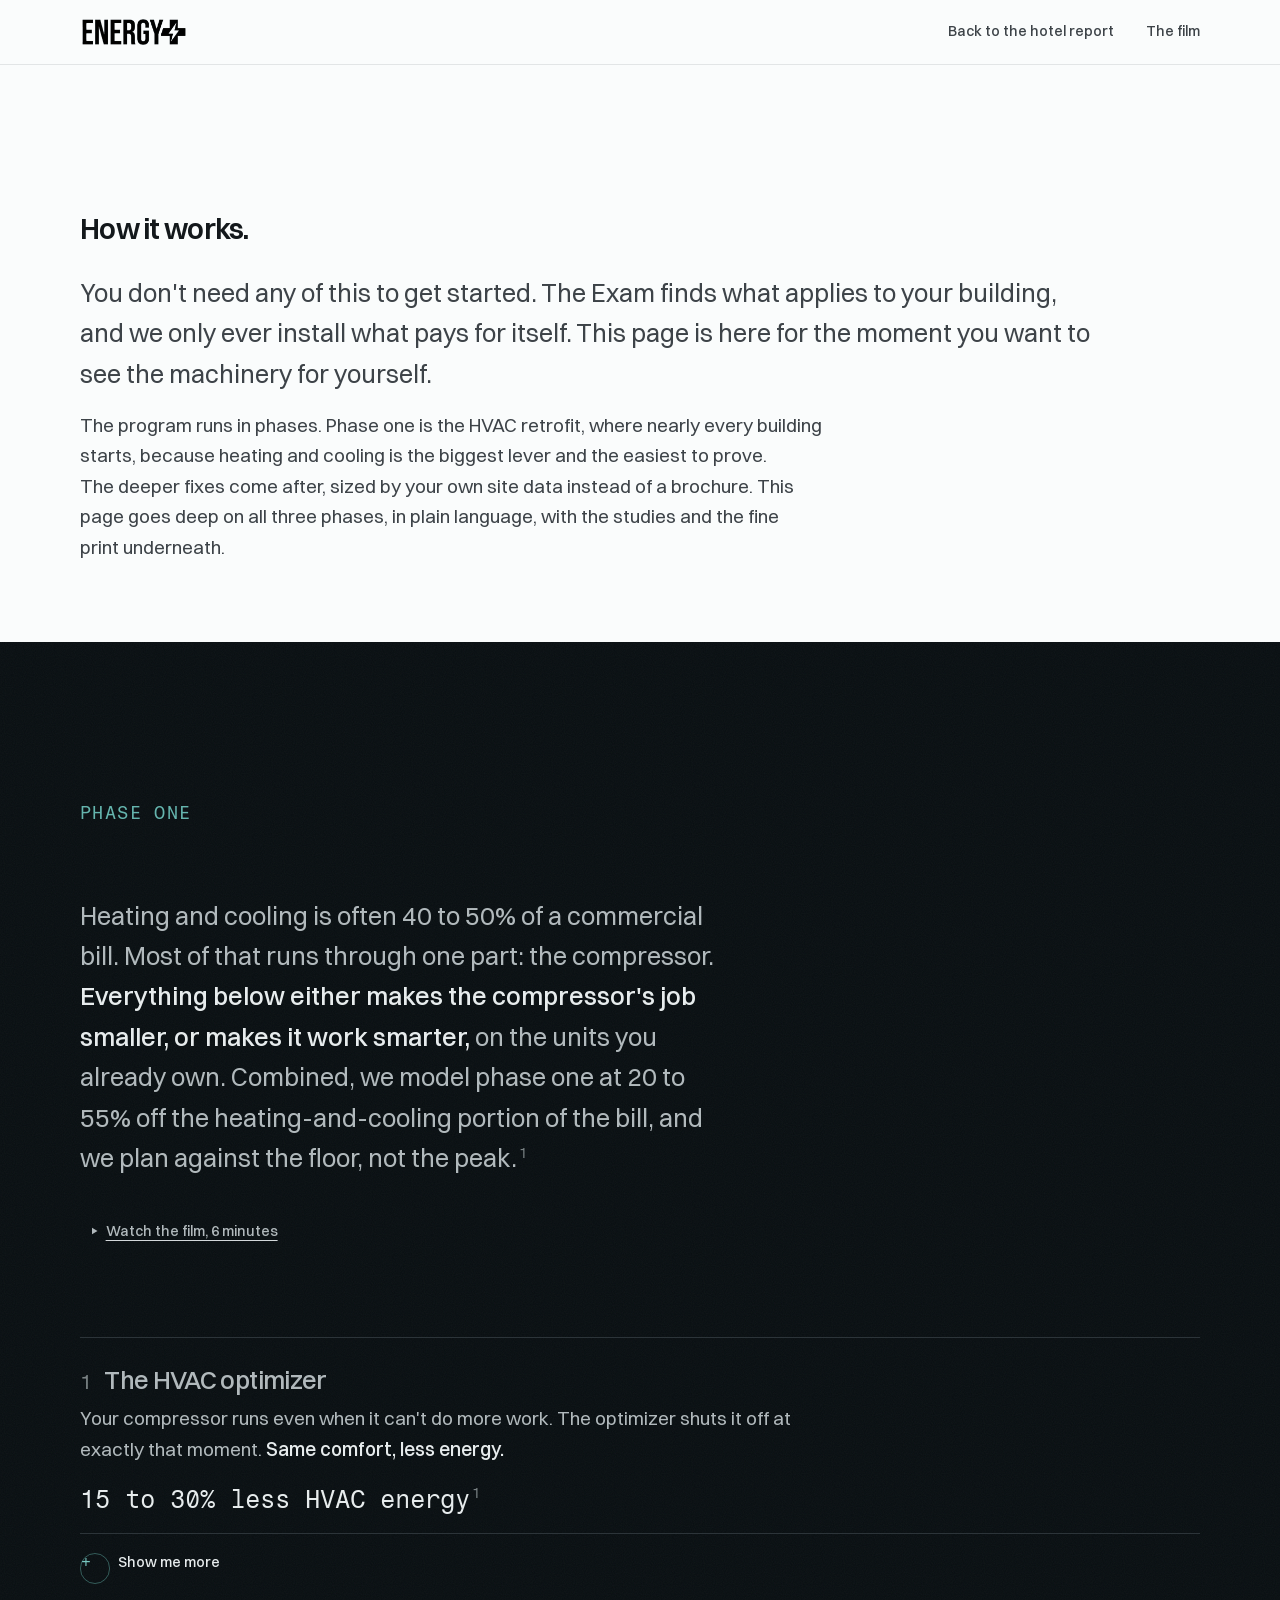
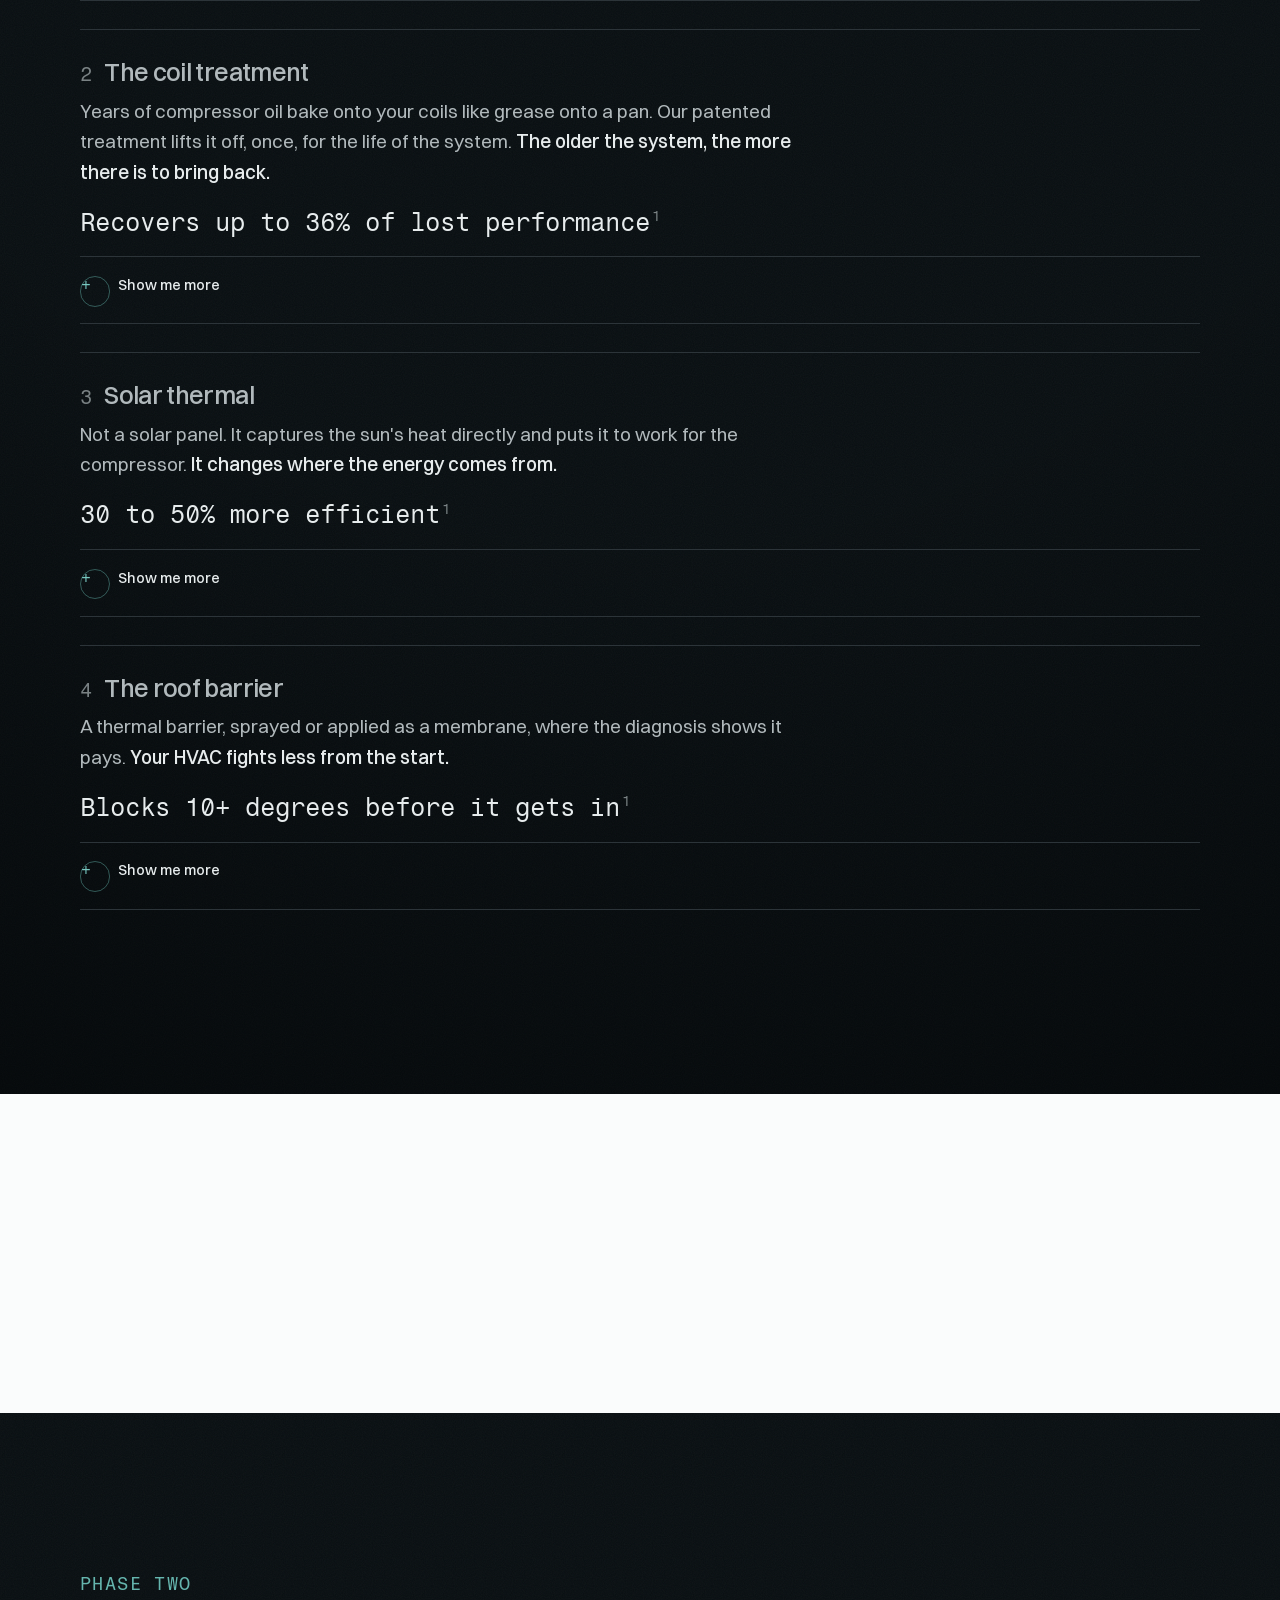
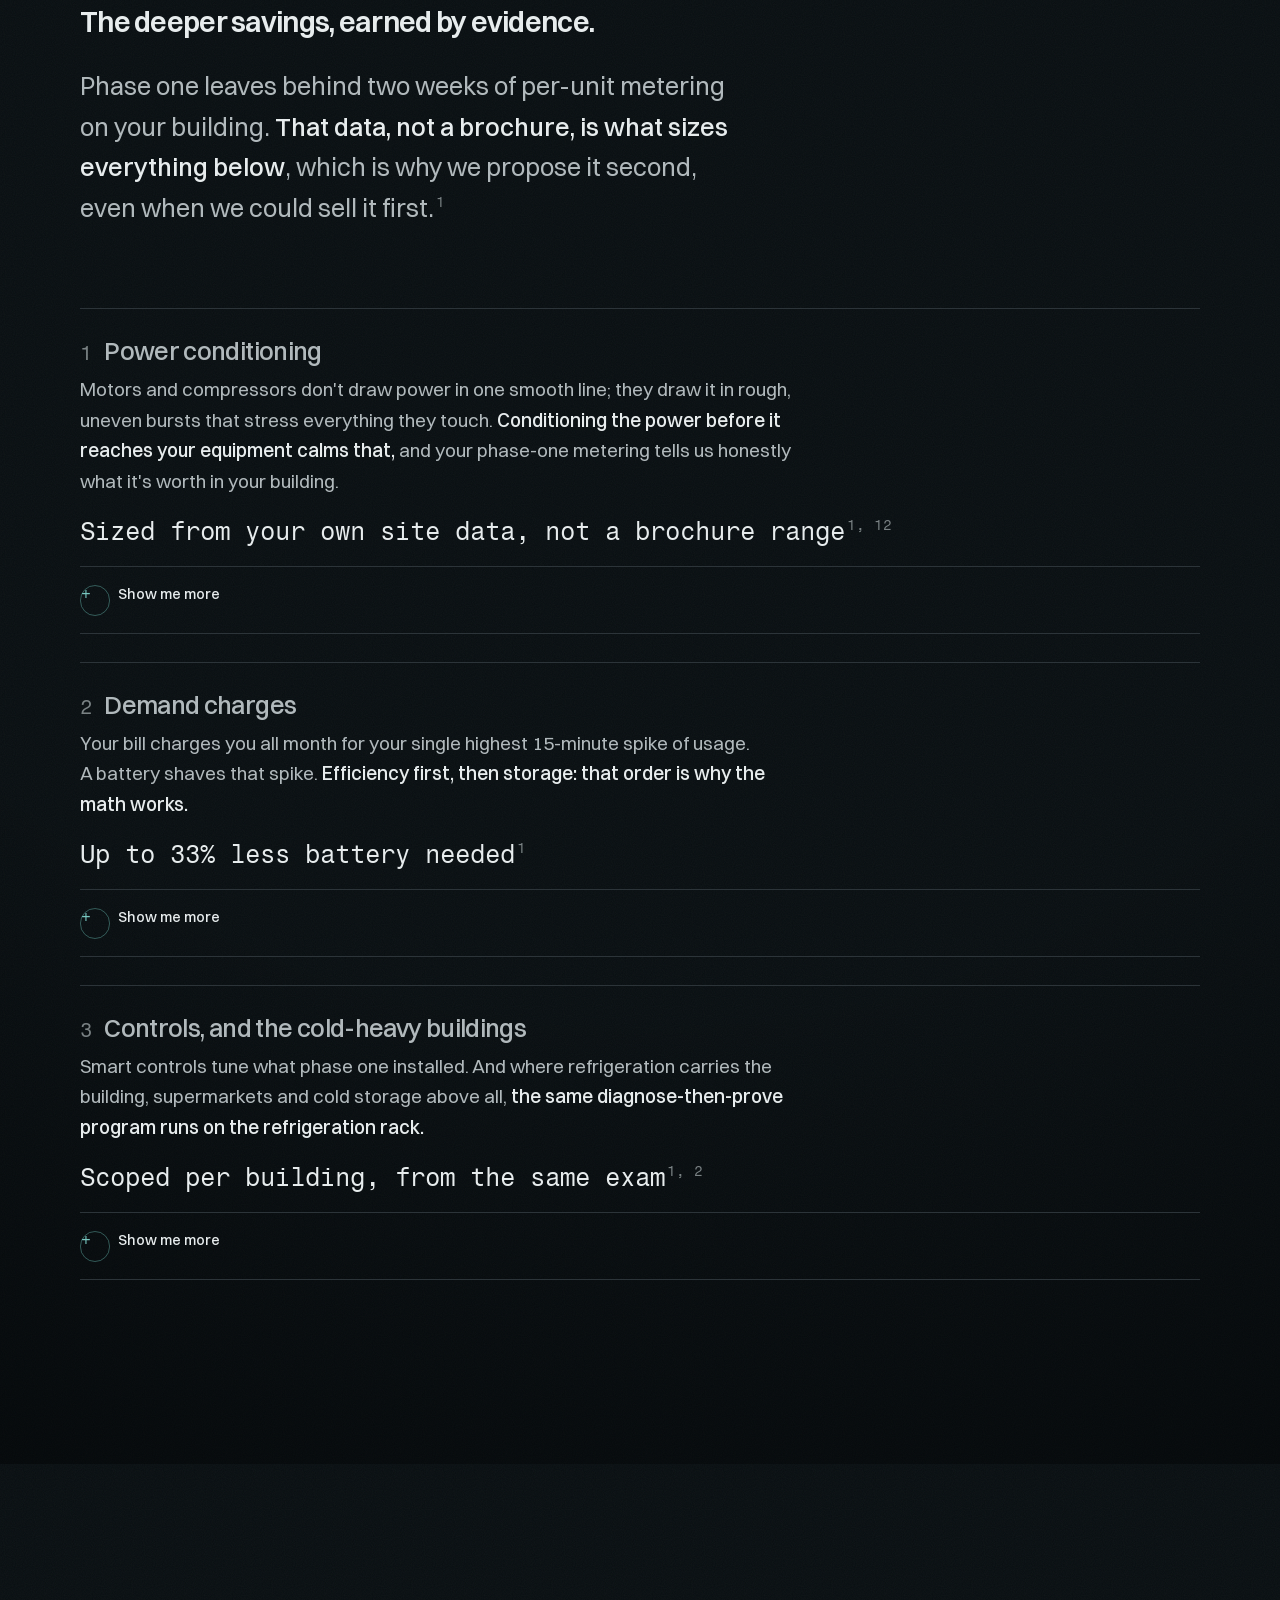
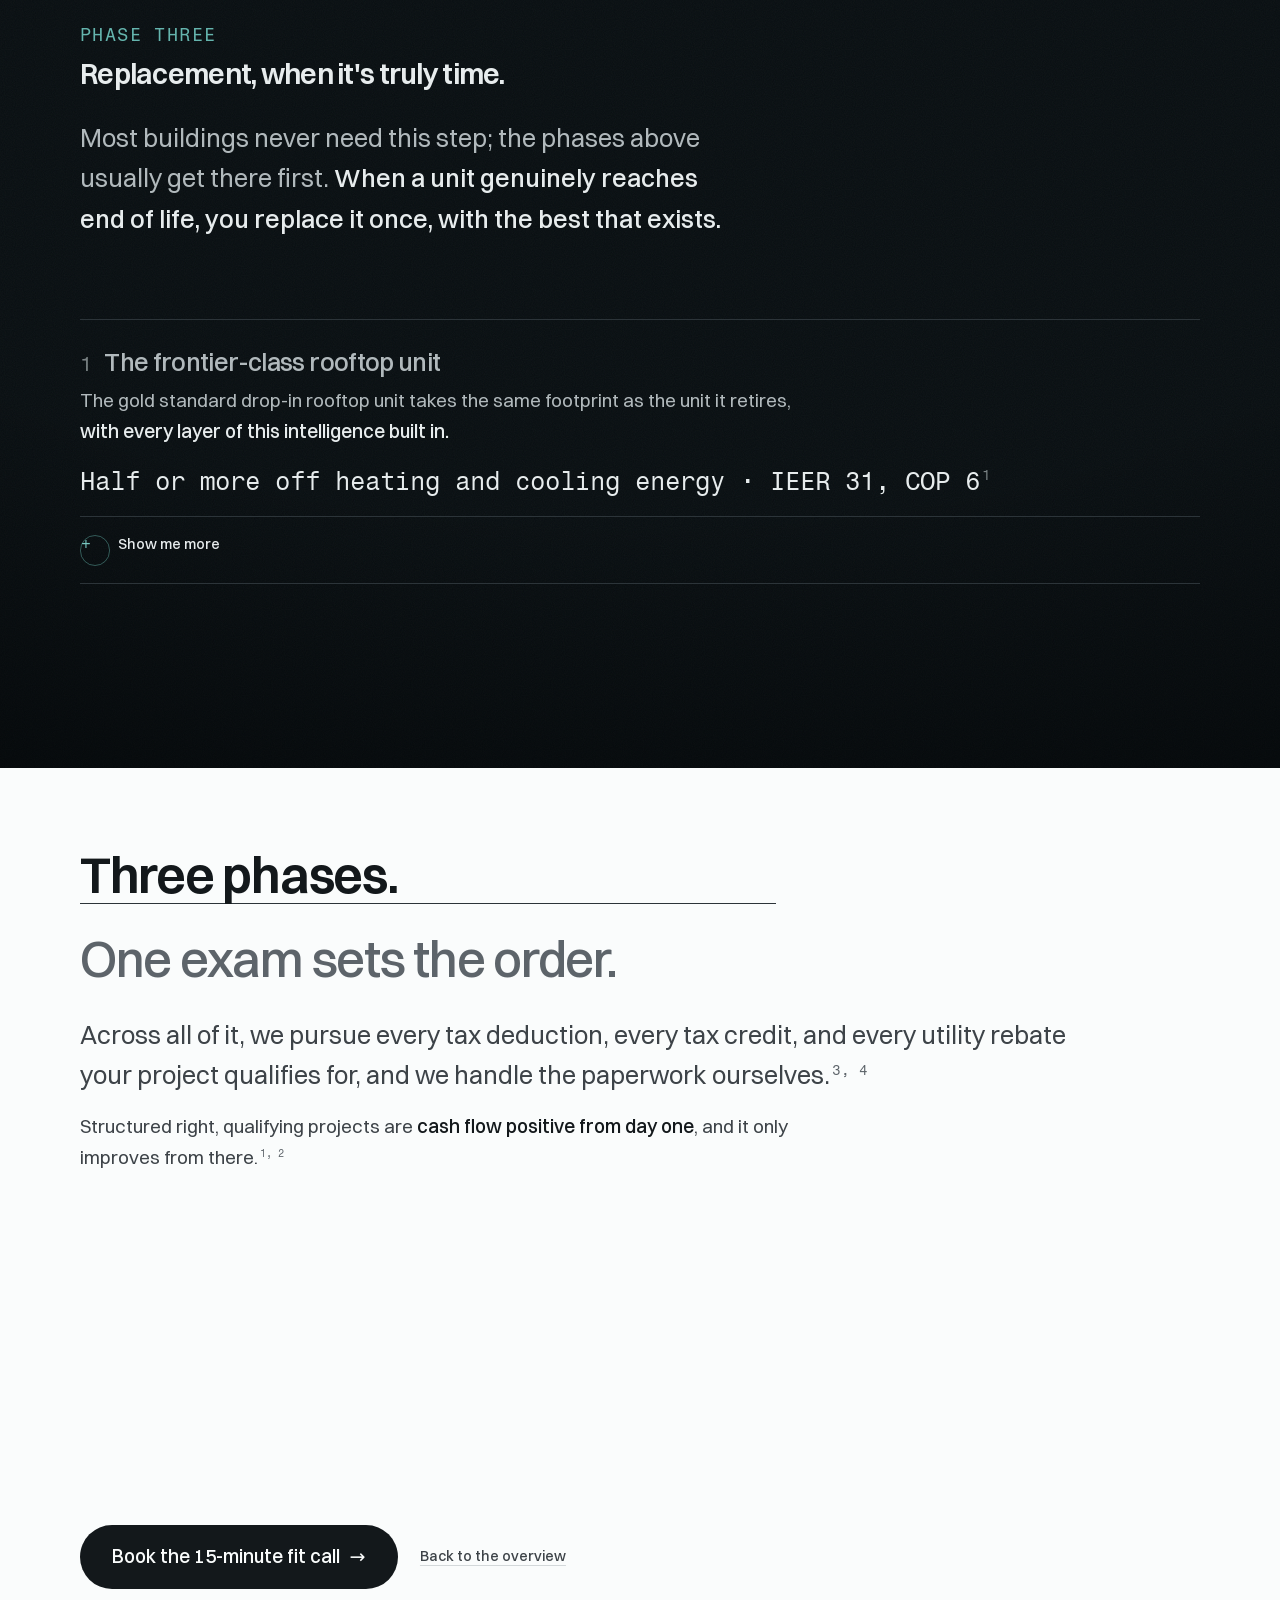
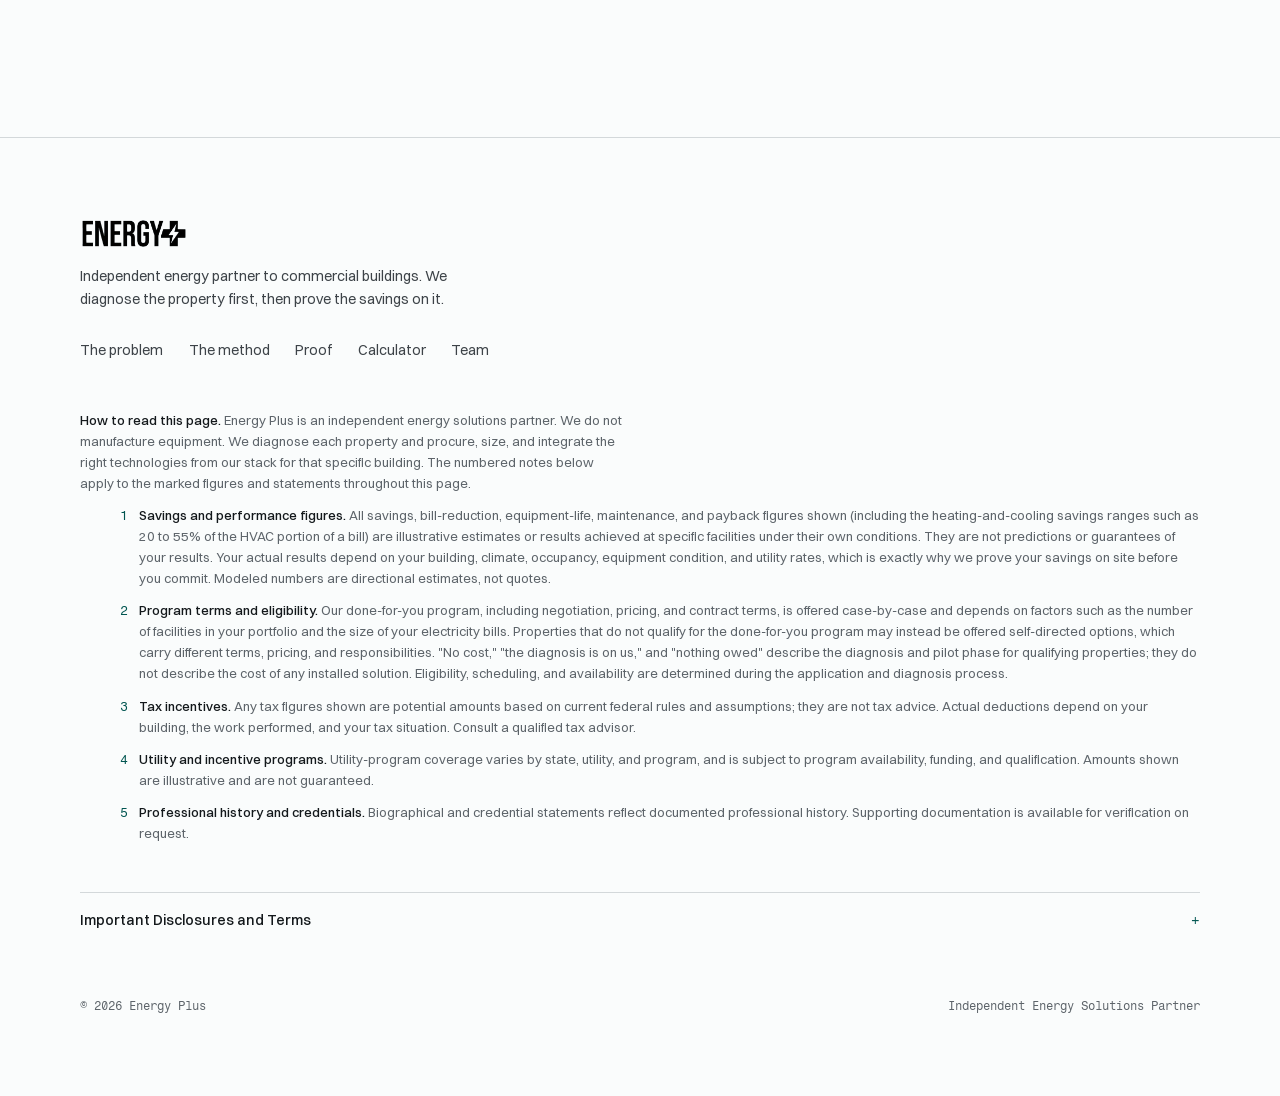
<file: how-it-works.html>
<!DOCTYPE html>
<html lang="en">
<head>
<meta charset="UTF-8">
<meta name="viewport" content="width=device-width, initial-scale=1.0">
<title>How it works: the machinery behind the diagnosis | Energy Plus</title>
<meta name="description" content="The mechanism behind the savings, phase by phase: the compressor and the coils first, then the deeper fixes this house's own data justifies.">
<meta property="og:title" content="How it works | Energy Plus">
<meta property="og:description" content="The mechanism behind the savings, phase by phase.">
<meta property="og:type" content="website">

<meta name="color-scheme" content="light">
<meta name="theme-color" content="#fbfbfa">
<link rel="icon" href="assets/img/energy-plus-logo.png">
<link rel="stylesheet" href="assets/fonts/fonts.css">
<link rel="stylesheet" href="assets/fonts/display.css">
<link rel="stylesheet" href="assets/styles.css">
</head>
<body>
<a href="#main" class="skip-link">Skip to content</a>

<header class="site-head">
  <div class="container site-head__in">
    <a href="index.html" aria-label="Energy Plus, home"><img src="assets/img/energy-plus-logo.png" alt="Energy Plus" width="108" height="31"></a>
    <nav class="site-nav" aria-label="Primary">
      <a href="index.html">Back to the hotel report</a>
      <a href="index.html#film">The film</a>
    </nav>
  </div>
</header>

<main id="main">

  <!-- INTRO -->
  <section class="sect" id="top" aria-labelledby="hiw-title" style="padding-top: var(--space-chapter)">
    <div class="container">
      <div class="prose">
        <h1 id="hiw-title" class="reveal">How it works.</h1>
        <p class="lede reveal" style="--ri:1">You don't need any of this to get started. The Exam finds what applies to your building, and we only ever install what pays for itself. This page is here for the moment you want to see the machinery for yourself.</p>
        <p class="reveal" style="--ri:2">The program runs in phases. Phase one is the HVAC retrofit, where nearly every building starts, because heating and cooling is the biggest lever and the easiest to prove. The deeper fixes come after, sized by your own site data instead of a brochure. This page goes deep on all three phases, in plain language, with the studies and the fine print underneath.</p>
      </div>
    </div>
  </section>

  <!-- CHAPTER ONE · PHASE ONE, THE HVAC RETROFIT (cinema) -->
  <span id="heat" aria-hidden="true"></span>
  <section class="cinema cinema-pad" id="phase-1" aria-labelledby="heat-title">
    <div class="container">
      <div class="method-intro">
        <p class="m reveal" style="color: oklch(0.72 0.08 188); letter-spacing: 0.08em;">PHASE ONE</p>
        <h2 id="heat-title" class="reveal" style="margin-top: 0.6rem;">The HVAC retrofit.</h2>
        <p class="lede reveal" style="--ri:1">Heating and cooling is often 40 to 50% of a commercial bill. Most of that runs through one part: the compressor. <strong>Everything below either makes the compressor's job smaller, or makes it work smarter,</strong> on the units you already own. Combined, we model phase one at 20 to 55% off the heating-and-cooling portion of the bill, and we plan against the floor, not the peak.<sup class="fn"><a href="#notes">1</a></sup></p>
        <div class="cta-row reveal" style="--ri:2; margin-top: var(--space-3)">
          <button type="button" class="ghostlink" data-open-film><svg width="12" height="12" viewBox="0 0 24 24" fill="currentColor" aria-hidden="true" style="vertical-align: -1px; margin-right: 0.35rem;"><path d="M8 5.5v13l11-6.5z"/></svg>Watch the film, 6 minutes</button>
        </div>
      </div>

      <div class="method__list" style="margin-top: var(--space-5)">
        <article class="layer">
          <h3><span class="idx">1</span> The HVAC optimizer</h3>
          <p class="mech">Your compressor runs even when it can't do more work. The optimizer shuts it off at exactly that moment. <strong>Same comfort, less energy.</strong></p>
          <p class="fig">15 to 30% less HVAC energy<sup class="fn"><a href="#notes">1</a></sup></p>
          <details class="gate"><summary><span class="plus" aria-hidden="true">+</span> Show me more</summary>
            <div class="gate__body">
              <p>The most common HVAC systems in America run on a simple on-off compressor. You ask for cold air, it turns on, and it stays on even when it's doing nothing useful, because more than 80% of your HVAC's energy draw runs through that one part.</p>
              <p>Think of a sponge. Once it's saturated with water, it can't take on any more. Your coils work the same way: once they're saturated, the air can't get any colder, yet the compressor keeps running. That's pure waste. The optimizer learns how your building and your systems actually run, and keeps adapting week after week to changing weather and changing use. When your coils are saturated, it shuts the compressor down, and the fan keeps pushing the stored cold into the room.</p>
              <p>Verified in more than 150 independent studies in 11 countries on six continents, by institutions including NASA, JPL, and Durham College, and approved by utilities from California to Ontario. Proven in San Diego summers, Canadian winters, Dubai deserts, Mumbai humidity, and Bangladesh monsoons.<sup class="fn"><a href="#notes">1, 9</a></sup></p>
            </div>
          </details>
        </article>

        <article class="layer">
          <h3><span class="idx">2</span> The coil treatment</h3>
          <p class="mech">Years of compressor oil bake onto your coils like grease onto a pan. Our patented treatment lifts it off, once, for the life of the system. <strong>The older the system, the more there is to bring back.</strong></p>
          <p class="fig">Recovers up to 36% of lost performance<sup class="fn"><a href="#notes">1</a></sup></p>
          <details class="gate"><summary><span class="plus" aria-hidden="true">+</span> Show me more</summary>
            <div class="gate__body">
              <p>In nearly every aging system, something invisible is happening. The compressor slowly leaks oil into the refrigerant, and that oil bakes onto the coils: a thin insulating film that heat can no longer pass through, growing for years with no one to tell you.</p>
              <p>Our multi-patented treatment lifts that film away and leaves the metal clean and protected, so oil can't bake on the way it did. Heat transfer returns, so the system reaches temperature faster, shuts off sooner, and lasts longer. And because a clean coil runs colder, it pulls more moisture from the air. Drier air feels colder, so the same comfort arrives at a higher setting, saving even more. Mold and mustiness lose their grip, and the whole building feels fresher. One application, lasting the life of the system.<sup class="fn"><a href="#notes">1, 12</a></sup></p>
            </div>
          </details>
        </article>

        <article class="layer">
          <h3><span class="idx">3</span> Solar thermal</h3>
          <p class="mech">Not a solar panel. It captures the sun's heat directly and puts it to work for the compressor. <strong>It changes where the energy comes from.</strong></p>
          <p class="fig">30 to 50% more efficient<sup class="fn"><a href="#notes">1</a></sup></p>
          <details class="gate"><summary><span class="plus" aria-hidden="true">+</span> Show me more</summary>
            <div class="gate__body">
              <p>Panels are large and expensive, and they only add power to feed a system that's still wasting it. Solar thermal takes a fraction of the space by capturing the sun's heat directly and putting it to work for the compressor. It still works on cloudy days, and can even store energy for later.</p>
              <p>For HVAC systems that are already supposed to be efficient, this changes where the energy comes from, instead of squeezing what's left of what you buy. Where phase one meets an inverter-based system, this is the fix we reach for.<sup class="fn"><a href="#notes">1</a></sup></p>
            </div>
          </details>
        </article>

        <article class="layer">
          <h3><span class="idx">4</span> The roof barrier</h3>
          <p class="mech">A thermal barrier, sprayed or applied as a membrane, where the diagnosis shows it pays. <strong>Your HVAC fights less from the start.</strong></p>
          <p class="fig">Blocks 10+ degrees before it gets in<sup class="fn"><a href="#notes">1</a></sup></p>
          <details class="gate"><summary><span class="plus" aria-hidden="true">+</span> Show me more</summary>
            <div class="gate__body">
              <p>Where it makes sense, we treat the roof so less heat enters the building in the first place, blocking more than 10 degrees before it gets in. Less heat in means less cooling bought, every day the sun is up. It's applied where the diagnosis shows it pays, not everywhere by default.<sup class="fn"><a href="#notes">1</a></sup></p>
            </div>
          </details>
        </article>

      </div>
    </div>
  </section>

  <!-- chapter break -->
  <div class="chapter container" aria-hidden="true">
    <p class="chapter__line reveal reveal--mask">Phase one pays for the proof. <span class="dim">The proof pays for what follows.</span></p>
  </div>

  <!-- CHAPTER TWO · PHASE TWO, THE DEEPER SAVINGS (cinema) -->
  <span id="wear" aria-hidden="true"></span>
  <section class="cinema cinema-pad" id="phase-2" aria-labelledby="wear-title">
    <div class="container">
      <div class="method-intro">
        <p class="m reveal" style="color: oklch(0.72 0.08 188); letter-spacing: 0.08em;">PHASE TWO</p>
        <h2 id="wear-title" class="reveal" style="margin-top: 0.6rem;">The deeper savings, earned by evidence.</h2>
        <p class="lede reveal" style="--ri:1">Phase one leaves behind two weeks of per-unit metering on your building. <strong>That data, not a brochure, is what sizes everything below</strong>, which is why we propose it second, even when we could sell it first.<sup class="fn"><a href="#notes">1</a></sup></p>
      </div>

      <div class="method__list" style="margin-top: var(--space-5)">
        <article class="layer">
          <h3><span class="idx">1</span> Power conditioning</h3>
          <p class="mech">Motors and compressors don't draw power in one smooth line; they draw it in rough, uneven bursts that stress everything they touch. <strong>Conditioning the power before it reaches your equipment calms that,</strong> and your phase-one metering tells us honestly what it's worth in your building.</p>
          <p class="fig">Sized from your own site data, not a brochure range<sup class="fn"><a href="#notes">1, 12</a></sup></p>
          <details class="gate"><summary><span class="plus" aria-hidden="true">+</span> Show me more</summary>
            <div class="gate__body">
              <p>The roughness starts inside your building, not on the grid. It costs you in two ways: it makes equipment work harder than the job requires, and it wears out everything it touches. Elevator motors hard-start every time the cab moves. RTU fleets run under that stress around the clock and age years early. Pump, spa, and laundry drives fail the same way.</p>
              <p>The fix conditions power as it enters the building, before it reaches your equipment: motors run cooler and steadier, breakdowns drop, and equipment lives longer. Documented results exist at named sites running this technology, including the 24%-of-total-bill project at Edward Hospital in the full record on the overview page; results vary widely by building, which is exactly why we quantify yours from your own phase-one data instead of quoting someone else's number.<sup class="fn"><a href="#notes">1, 9, 12</a></sup></p>
            </div>
          </details>
        </article>

        <article class="layer">
          <h3><span class="idx">2</span> Demand charges</h3>
          <p class="mech">Your bill charges you all month for your single highest 15-minute spike of usage. A battery shaves that spike. <strong>Efficiency first, then storage: that order is why the math works.</strong></p>
          <p class="fig">Up to 33% less battery needed<sup class="fn"><a href="#notes">1</a></sup></p>
          <details class="gate"><summary><span class="plus" aria-hidden="true">+</span> Show me more</summary>
            <div class="gate__body">
              <p>Demand charges are one of the largest lines on a commercial bill: your single highest 15-minute spike sets the price for the whole month, no matter how low your usage runs the rest of the time. A battery shaves that spike down.</p>
              <p>Because phase one has already shrunk your load, the battery you need is up to a third smaller than it would have been on day one. Efficiency first, storage second: that order is what keeps the cost of the battery in proportion to what it saves you.<sup class="fn"><a href="#notes">1</a></sup></p>
            </div>
          </details>
        </article>

        <article class="layer">
          <h3><span class="idx">3</span> Controls, and the cold-heavy buildings</h3>
          <p class="mech">Smart controls tune what phase one installed. And where refrigeration carries the building, supermarkets and cold storage above all, <strong>the same diagnose-then-prove program runs on the refrigeration rack.</strong></p>
          <p class="fig">Scoped per building, from the same exam<sup class="fn"><a href="#notes">1, 2</a></sup></p>
          <details class="gate"><summary><span class="plus" aria-hidden="true">+</span> Show me more</summary>
            <div class="gate__body">
              <p>In a grocery store, refrigeration can be half or more of the electric load, which is why cold-heavy buildings get their own phase-two track: coil treatment on refrigeration systems today, with optimization and heat-recovery technologies staged behind it. The method doesn't change: measure first, prove on your bill, then expand.<sup class="fn"><a href="#notes">1, 2</a></sup></p>
            </div>
          </details>
        </article>
      </div>
    </div>
  </section>

  <!-- CHAPTER THREE · PHASE THREE, REPLACEMENT (cinema) -->
  <section class="cinema cinema-pad" id="phase-3" aria-labelledby="phase3-title">
    <div class="container">
      <div class="method-intro">
        <p class="m reveal" style="color: oklch(0.72 0.08 188); letter-spacing: 0.08em;">PHASE THREE</p>
        <h2 id="phase3-title" class="reveal" style="margin-top: 0.6rem;">Replacement, when it's truly time.</h2>
        <p class="lede reveal" style="--ri:1">Most buildings never need this step; the phases above usually get there first. <strong>When a unit genuinely reaches end of life, you replace it once, with the best that exists.</strong></p>
      </div>

      <div class="method__list" style="margin-top: var(--space-5)">
        <article class="layer">
          <h3><span class="idx">1</span> The frontier-class rooftop unit</h3>
          <p class="mech">The gold standard drop-in rooftop unit takes the same footprint as the unit it retires, <strong>with every layer of this intelligence built in.</strong></p>
          <p class="fig">Half or more off heating and cooling energy &middot; IEER 31, COP 6<sup class="fn"><a href="#notes">1</a></sup></p>
          <details class="gate"><summary><span class="plus" aria-hidden="true">+</span> Show me more</summary>
            <div class="gate__body">
              <p>When replacement is genuinely the right answer, one simple unit with far less maintenance reaches an IEER of 31 and a COP of 6, cutting heating and cooling energy by half or more. Because phase one already told us exactly how each of your units runs, the replacement decision is made on your data and your depreciation schedule, never on a salesman's timetable.<sup class="fn"><a href="#notes">1</a></sup></p>
            </div>
          </details>
        </article>
      </div>
    </div>
  </section>

  <!-- CLOSING · THREE PHASES -->
  <section class="sect" id="two-kinds" aria-labelledby="two-kinds-title">
    <div class="container">
      <div class="prose">
        <h2 id="two-kinds-title" class="reveal">Three phases. <span class="beat">One exam sets the order.</span></h2>
        <p class="lede reveal" style="--ri:1">Across all of it, we pursue every tax deduction, every tax credit, and every utility rebate your project qualifies for, and we handle the paperwork ourselves.<sup class="fn"><a href="#notes">3, 4</a></sup></p>
        <p class="reveal" style="--ri:2">Structured right, qualifying projects are <strong>cash flow positive from day one</strong>, and it only improves from there.<sup class="fn"><a href="#notes">1, 2</a></sup></p>
      </div>
    </div>
  </section>

  <!-- CLOSE -->
  <section class="close-echo" aria-label="Book a call">
    <div class="container">
      <h2 class="reveal reveal--mask">Start with The Exam. <span style="color: var(--muted)">The rest follows.</span></h2>
      <div class="cta-block">
        <div class="cta-row reveal" style="--ri:1">
          <button type="button" class="pill pill--lg" data-cal-namespace="15min" data-cal-link="dan-knows-a-gut/15min" data-cal-config='{"layout":"month_view","theme":"light"}'>Book the 15-minute fit call <span class="arrow" aria-hidden="true">&rarr;</span></button>
          <a class="ghostlink" href="index.html">Back to the overview</a>
        </div>
      </div>
    </div>
  </section>
</main>

<footer class="site-foot">
  <div class="container">
    <img src="assets/img/energy-plus-logo.png" alt="Energy Plus" width="108" height="31">
    <p class="tagline">Independent energy partner to commercial buildings. We diagnose the property first, then prove the savings on it.</p>
    <nav class="foot-nav" aria-label="Footer">
      <a href="index.html#problem">The problem</a>
      <a href="index.html#method">The method</a>
      <a href="index.html#proof">Proof</a>
      <a href="index.html#calculator">Calculator</a>
      <a href="index.html#team">Team</a>
    </nav>

    <div class="foot-notes" id="notes">
      <p><strong>How to read this page.</strong> Energy Plus is an independent energy solutions partner. We do not manufacture equipment. We diagnose each property and procure, size, and integrate the right technologies from our stack for that specific building. The numbered notes below apply to the marked figures and statements throughout this page.</p>
      <ul>
        <li><span class="n">1</span><span><strong>Savings and performance figures.</strong> All savings, bill-reduction, equipment-life, maintenance, and payback figures shown (including the heating-and-cooling savings ranges such as 20 to 55% of the HVAC portion of a bill) are illustrative estimates or results achieved at specific facilities under their own conditions. They are not predictions or guarantees of your results. Your actual results depend on your building, climate, occupancy, equipment condition, and utility rates, which is exactly why we prove your savings on site before you commit. Modeled numbers are directional estimates, not quotes.</span></li>
        <li><span class="n">2</span><span><strong>Program terms and eligibility.</strong> Our done-for-you program, including negotiation, pricing, and contract terms, is offered case-by-case and depends on factors such as the number of facilities in your portfolio and the size of your electricity bills. Properties that do not qualify for the done-for-you program may instead be offered self-directed options, which carry different terms, pricing, and responsibilities. "No cost," "the diagnosis is on us," and "nothing owed" describe the diagnosis and pilot phase for qualifying properties; they do not describe the cost of any installed solution. Eligibility, scheduling, and availability are determined during the application and diagnosis process.</span></li>
        <li><span class="n">3</span><span><strong>Tax incentives.</strong> Any tax figures shown are potential amounts based on current federal rules and assumptions; they are not tax advice. Actual deductions depend on your building, the work performed, and your tax situation. Consult a qualified tax advisor.</span></li>
        <li><span class="n">4</span><span><strong>Utility and incentive programs.</strong> Utility-program coverage varies by state, utility, and program, and is subject to program availability, funding, and qualification. Amounts shown are illustrative and are not guaranteed.</span></li>
        <li><span class="n">5</span><span><strong>Professional history and credentials.</strong> Biographical and credential statements reflect documented professional history. Supporting documentation is available for verification on request.</span></li>
      </ul>
    </div>

    <details class="disclosures" id="disclosures-terms">
      <summary>Important Disclosures and Terms <span class="plus" aria-hidden="true">+</span></summary>
      <div class="disclosures__body">
        <p><em>Effective date: February 4, 2026.</em> These disclosures apply to Energy Plus marketing and informational materials, including videos, presentations, web pages, and printed materials. They explain the basis for the statements, figures, and offers presented in those materials. By viewing or relying on those materials, you acknowledge these disclosures. Where a signed agreement exists, that agreement governs.</p>
        <h4>1. General</h4>
        <p>This content is provided for general informational purposes only. It is not an offer, warranty, guarantee, or professional advice. All figures are estimates, are illustrative, and are subject to change without notice. The only binding commitments between you and Energy Plus are those set out in a signed written agreement. Results vary by facility.</p>
        <h4>2. Performance figures</h4>
        <p>Stated efficiency and savings ranges, including but not limited to 15 to 30 percent, 30 to 50 percent, 20 to 55 percent of the heating-and-cooling portion of a bill, up to 36 percent, up to 33 percent, an IEER of 31, a COP of 6, and more than 10 degrees, reflect results observed under specific conditions or reported in specific studies. Where a range is quoted for combined measures, the low end reflects the outcomes we treat as the planning floor and the high end requires per-site modeling. Actual performance depends on factors including equipment type, equipment age, baseline efficiency, climate, occupancy, usage patterns, maintenance, and installation quality. Your actual results may differ from, and may fall below, the ranges shown.</p>
        <h4>3. System and technical statements</h4>
        <p>Descriptions of how heating and cooling systems operate, including any statement that the compressor accounts for a majority or a stated share of system energy use, are typical or representative rather than universal. Actual values vary by system design, configuration, and operation.</p>
        <h4>4. Savings and return on investment</h4>
        <p>Any savings, payback period, or return on investment figure is an estimate based on assumptions that may not reflect the conditions at your facility. It is not a guarantee of any specific financial outcome. Modeled results and prior results do not predict future performance.</p>
        <h4>5. Cash flow and program cost</h4>
        <p>Statements that a project can be cash-flow positive from day one, or that incentives can cover the entire program, describe outcomes that are achievable only under certain financing structures, utility rates, program eligibility, and tax positions. These outcomes are not available in all cases and are not promised for any particular customer.</p>
        <h4>6. Tax credits, deductions, and rebates</h4>
        <p>The availability, amounts, and eligibility requirements of tax deductions, tax credits, and utility rebates depend on jurisdiction, current law, program funding, and your individual tax situation. Programs change and may end without notice. Energy Plus does not provide tax, accounting, or legal advice and does not guarantee that any incentive will be approved or received. Consult your own qualified advisor regarding your specific circumstances.</p>
        <h4>7. Best-return and finder's-fee offer</h4>
        <p>Any offer to pay a finder's fee in connection with a demonstrably better return is subject to separate written terms and conditions. Such an offer requires a like-for-like comparison on equivalent scope, equipment, and methodology, and is subject to verification by Energy Plus. Energy Plus reserves the right to verify, interpret, and administer the offer, and to modify or withdraw it at any time. The offer is void where prohibited by law.</p>
        <h4>8. Measurement and verification</h4>
        <p>Independent measurement and verification of results, including under recognized protocols such as the International Performance Measurement and Verification Protocol (IPMVP) Option C and ASHRAE Guideline 14, is available upon request on qualifying projects. Where performed, verification confirms measured results for that specific project only and does not guarantee future results or results at any other site.</p>
        <h4>9. Third-party evaluations and named organizations</h4>
        <p>References to NASA, Durham College, named utilities, and other organizations reflect publicly available reports and evaluations concerning the underlying technologies that Energy Plus deploys. They do not refer to Energy Plus itself. Such references are provided for identification and descriptive purposes only and do not constitute or imply endorsement, sponsorship, certification, or affiliation by those organizations with Energy Plus, unless expressly stated in writing.</p>
        <h4>10. Case studies and references</h4>
        <p>Case studies, study counts, and climate or geographic references reflect specific installations completed under specific conditions. They are illustrative and are not predictive of the results you will achieve at your facility.</p>
        <h4>11. Third-party products and trademarks</h4>
        <p>Certain technologies referenced are manufactured or supplied by third parties. All product names, logos, and trademarks are the property of their respective owners. Specifications are subject to change without notice.</p>
        <h4>12. Equipment life and maintenance</h4>
        <p>Statements regarding extended equipment life, reduced maintenance, improved humidity control, and single-application or long-lasting benefits assume proper installation, operation, and maintenance. They are not a warranty, and actual outcomes will vary. Warranty terms, if any, are provided separately in writing.</p>
        <h4>13. Forward-looking statements</h4>
        <p>Statements about future benefits, savings, performance, and outcomes are forward-looking and inherently uncertain. Actual results may differ materially from those expressed or implied.</p>
        <h4>14. Not professional advice; assessment required</h4>
        <p>The information presented is general and educational in nature. It is not engineering, financial, tax, or legal advice for your specific situation. A formal assessment of your facility is required before any specific recommendation, scope, or projected result can be provided.</p>
        <h4>15. Analogies</h4>
        <p>References to diagnosis, examinations, prescriptions, or disease are analogies used to describe the energy assessment process. They are not medical statements and are not intended to convey any medical meaning.</p>
        <p><strong>Questions.</strong> For questions about these disclosures or any statement in our materials, contact Energy Plus at <a href="mailto:dan@yourenergyplus.com">dan@yourenergyplus.com</a> or <a href="tel:+18647770688">(864) 777-0688</a>. Energy Plus. Your Energy Partner.</p>
      </div>
    </details>

    <div class="foot-meta">
      <span>&copy; 2026 Energy Plus</span>
      <span>Independent Energy Solutions Partner</span>
    </div>
  </div>
</footer>

<dialog class="film-modal" id="film-modal" aria-label="Energy Plus film">
  <button type="button" class="film-modal__close" aria-label="Close film">&times;</button>
  <div class="film-modal__frame"></div>
</dialog>

<script src="assets/vendor/gsap.min.js" defer></script>
<script src="assets/vendor/ScrollTrigger.min.js" defer></script>
<script src="assets/main.js" defer></script>
<script src="assets/choreo.js" defer></script>
</body>
</html>
</file>
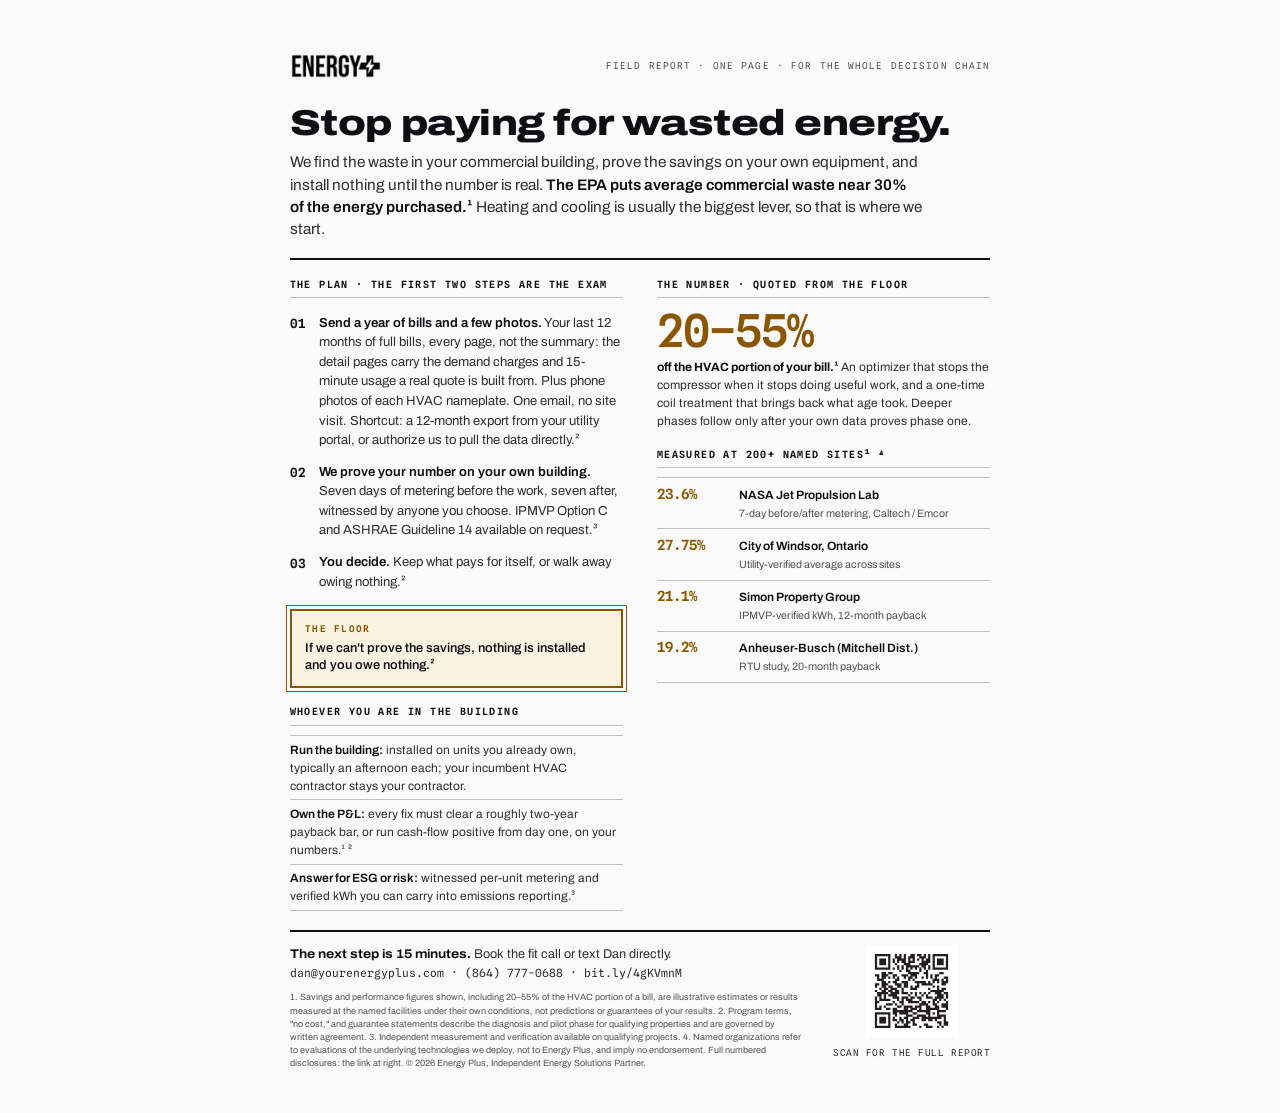
<file: one-pager.html>
<!DOCTYPE html>
<html lang="en">
<head>
<meta charset="UTF-8">
<meta name="viewport" content="width=device-width, initial-scale=1.0">
<title>Energy Plus: the one-page field report</title>

<link rel="stylesheet" href="assets/fonts/report-fonts.css">
<style>
  :root {
    --paper: oklch(0.985 0 0);
    --rule: oklch(0.8 0 0);
    --ink: oklch(0.17 0.005 270);
    --body-c: oklch(0.3 0.005 270);
    --faint: oklch(0.44 0.005 270);
    --amber-ink: oklch(0.5 0.11 70);
    --amber-wash: oklch(0.965 0.025 85);
    --sans: "Archivo", system-ui, sans-serif;
    --mono: "Spline Sans Mono", ui-monospace, monospace;
  }
  * { box-sizing: border-box; margin: 0; }
  @page { size: letter; margin: 0; }
  html, body { background: var(--paper); }
  body {
    width: 8.5in; min-height: 11in; margin: 0 auto; padding: 0.55in 0.6in 0.45in;
    font-family: var(--sans); font-size: 9.8pt; line-height: 1.5; color: var(--body-c);
    -webkit-print-color-adjust: exact; print-color-adjust: exact;
  }
  header { display: flex; justify-content: space-between; align-items: center; }
  header img { width: 92px; filter: invert(1) hue-rotate(180deg); }
  .doc-id { font-family: var(--mono); font-size: 7pt; letter-spacing: 0.12em; text-transform: uppercase; color: var(--faint); }
  h1 { margin-top: 0.28in; font-weight: 840; font-stretch: 122%; font-size: 27pt; line-height: 0.98; letter-spacing: -0.015em; color: var(--ink); }
  .promise { margin-top: 8pt; font-size: 11.5pt; line-height: 1.45; color: var(--body-c); max-width: 6.6in; }
  .promise strong { color: var(--ink); font-weight: 620; }
  .bar { border: 0; border-top: 2px solid var(--ink); margin: 0.18in 0; }
  .cols { display: grid; grid-template-columns: 1fr 1fr; gap: 0.35in; }
  h2 { font-family: var(--mono); font-weight: 600; font-size: 7.5pt; letter-spacing: 0.14em; text-transform: uppercase; color: var(--ink); border-bottom: 1px solid var(--rule); padding-bottom: 4pt; margin-bottom: 7pt; }
  section + section { margin-top: 0.17in; }
  .steps { list-style: none; padding: 0; counter-reset: s; }
  .steps li { counter-increment: s; position: relative; padding: 4.5pt 0 4.5pt 22pt; }
  .steps li::before { content: "0" counter(s); position: absolute; left: 0; top: 5pt; font-family: var(--mono); font-weight: 600; font-size: 9.5pt; color: var(--ink); }
  .steps b { color: var(--ink); font-weight: 620; }
  .floor { margin-top: 8pt; border: 1.5pt solid var(--amber-ink); outline: 0.75pt solid var(--amber-ink); outline-offset: 2.5pt; background: var(--amber-wash); padding: 8pt 10pt; }
  .floor h3 { font-family: var(--mono); font-weight: 600; font-size: 7pt; letter-spacing: 0.14em; text-transform: uppercase; color: var(--amber-ink); }
  .floor p { margin-top: 3pt; color: var(--ink); font-weight: 560; font-size: 9.6pt; line-height: 1.4; }
  .readout { font-family: var(--mono); font-weight: 560; font-size: 34pt; line-height: 1; color: var(--amber-ink); letter-spacing: -0.02em; }
  .readout-cap { margin-top: 4pt; font-size: 9pt; color: var(--body-c); }
  .readout-cap b { color: var(--ink); }
  .rec { list-style: none; padding: 0; }
  .rec li { display: grid; grid-template-columns: 0.75in 1fr; gap: 8pt; padding: 4pt 0; border-bottom: 0.75pt solid var(--rule); align-items: baseline; }
  .rec li:first-child { border-top: 0.75pt solid var(--rule); }
  .rec .f { font-family: var(--mono); font-weight: 600; font-size: 10.5pt; color: var(--amber-ink); }
  .rec .w b { display: block; color: var(--ink); font-weight: 620; font-size: 9pt; }
  .rec .w span { font-size: 8pt; color: var(--faint); }
  .roles p { padding: 3.5pt 0; border-bottom: 0.75pt solid var(--rule); font-size: 9pt; }
  .roles p:first-of-type { border-top: 0.75pt solid var(--rule); }
  .roles b { color: var(--ink); font-weight: 620; }
  footer { margin-top: 0.2in; border-top: 2px solid var(--ink); padding-top: 10pt; display: grid; grid-template-columns: 1fr auto; gap: 0.3in; align-items: start; }
  .contact { font-size: 9.5pt; }
  .contact b { color: var(--ink); font-weight: 680; font-stretch: 110%; }
  .contact .mono { font-family: var(--mono); font-size: 8.5pt; color: var(--body-c); }
  .legal { margin-top: 6pt; font-size: 6.8pt; line-height: 1.45; color: var(--faint); max-width: 5.4in; }
  .qr { text-align: center; }
  .qr img { width: 0.95in; height: 0.95in; }
  .qr p { font-family: var(--mono); font-size: 7pt; letter-spacing: 0.06em; color: var(--body-c); margin-top: 2pt; }
</style>
</head>
<body>
  <header>
    <img src="assets/img/energy-plus-logo.png" alt="Energy Plus">
    <p class="doc-id">Field report &middot; One page &middot; For the whole decision chain</p>
  </header>

  <h1>Stop paying for wasted energy.</h1>
  <p class="promise">We find the waste in your commercial building, prove the savings on your own equipment, and install nothing until the number is real. <strong>The EPA puts average commercial waste near 30% of the energy purchased.&sup1;</strong> Heating and cooling is usually the biggest lever, so that is where we start.</p>

  <hr class="bar">

  <div class="cols">
    <div>
      <section>
        <h2>The plan &middot; the first two steps are The Exam</h2>
        <ol class="steps">
          <li><b>Send a year of bills and a few photos.</b> Your last 12 months of full bills, every page, not the summary: the detail pages carry the demand charges and 15-minute usage a real quote is built from. Plus phone photos of each HVAC nameplate. One email, no site visit. Shortcut: a 12-month export from your utility portal, or authorize us to pull the data directly.&sup2;</li>
          <li><b>We prove your number on your own building.</b> Seven days of metering before the work, seven after, witnessed by anyone you choose. IPMVP Option C and ASHRAE Guideline 14 available on request.&sup3;</li>
          <li><b>You decide.</b> Keep what pays for itself, or walk away owing nothing.&sup2;</li>
        </ol>
        <div class="floor">
          <h3>The Floor</h3>
          <p>If we can't prove the savings, nothing is installed and you owe nothing.&sup2;</p>
        </div>
      </section>
      <section>
        <h2>Whoever you are in the building</h2>
        <div class="roles">
          <p><b>Run the building:</b> installed on units you already own, typically an afternoon each; your incumbent HVAC contractor stays your contractor.</p>
          <p><b>Own the P&amp;L:</b> every fix must clear a roughly two-year payback bar, or run cash-flow positive from day one, on your numbers.&sup1;&nbsp;&sup2;</p>
          <p><b>Answer for ESG or risk:</b> witnessed per-unit metering and verified kWh you can carry into emissions reporting.&sup3;</p>
        </div>
      </section>
    </div>
    <div>
      <section>
        <h2>The number &middot; quoted from the floor</h2>
        <p class="readout">20&ndash;55%</p>
        <p class="readout-cap"><b>off the HVAC portion of your bill.&sup1;</b> An optimizer that stops the compressor when it stops doing useful work, and a one-time coil treatment that brings back what age took. Deeper phases follow only after your own data proves phase one.</p>
      </section>
      <section>
        <h2>Measured at 200+ named sites&sup1;&nbsp;&#8308;</h2>
        <ul class="rec">
          <li><span class="f">23.6%</span><span class="w"><b>NASA Jet Propulsion Lab</b><span>7-day before/after metering, Caltech / Emcor</span></span></li>
          <li><span class="f">27.75%</span><span class="w"><b>City of Windsor, Ontario</b><span>Utility-verified average across sites</span></span></li>
          <li><span class="f">21.1%</span><span class="w"><b>Simon Property Group</b><span>IPMVP-verified kWh, 12-month payback</span></span></li>
          <li><span class="f">19.2%</span><span class="w"><b>Anheuser-Busch (Mitchell Dist.)</b><span>RTU study, 20-month payback</span></span></li>
        </ul>
      </section>
    </div>
  </div>

  <footer>
    <div class="contact">
      <b>The next step is 15 minutes.</b> Book the fit call or text Dan directly.<br>
      <span class="mono">dan@yourenergyplus.com &middot; (864) 777-0688 &middot; bit.ly/4gKVmnM</span>
      <p class="legal">1. Savings and performance figures shown, including 20&ndash;55% of the HVAC portion of a bill, are illustrative estimates or results measured at the named facilities under their own conditions, not predictions or guarantees of your results. 2. Program terms, "no cost," and guarantee statements describe the diagnosis and pilot phase for qualifying properties and are governed by written agreement. 3. Independent measurement and verification available on qualifying projects. 4. Named organizations refer to evaluations of the underlying technologies we deploy, not to Energy Plus, and imply no endorsement. Full numbered disclosures: the link at right. &copy; 2026 Energy Plus, Independent Energy Solutions Partner.</p>
    </div>
    <div class="qr">
      <img src="assets/img/qr-fit-call.svg" alt="QR code linking to the Energy Plus site">
      <p>SCAN FOR THE FULL REPORT</p>
    </div>
  </footer>
</body>
</html>
</file>
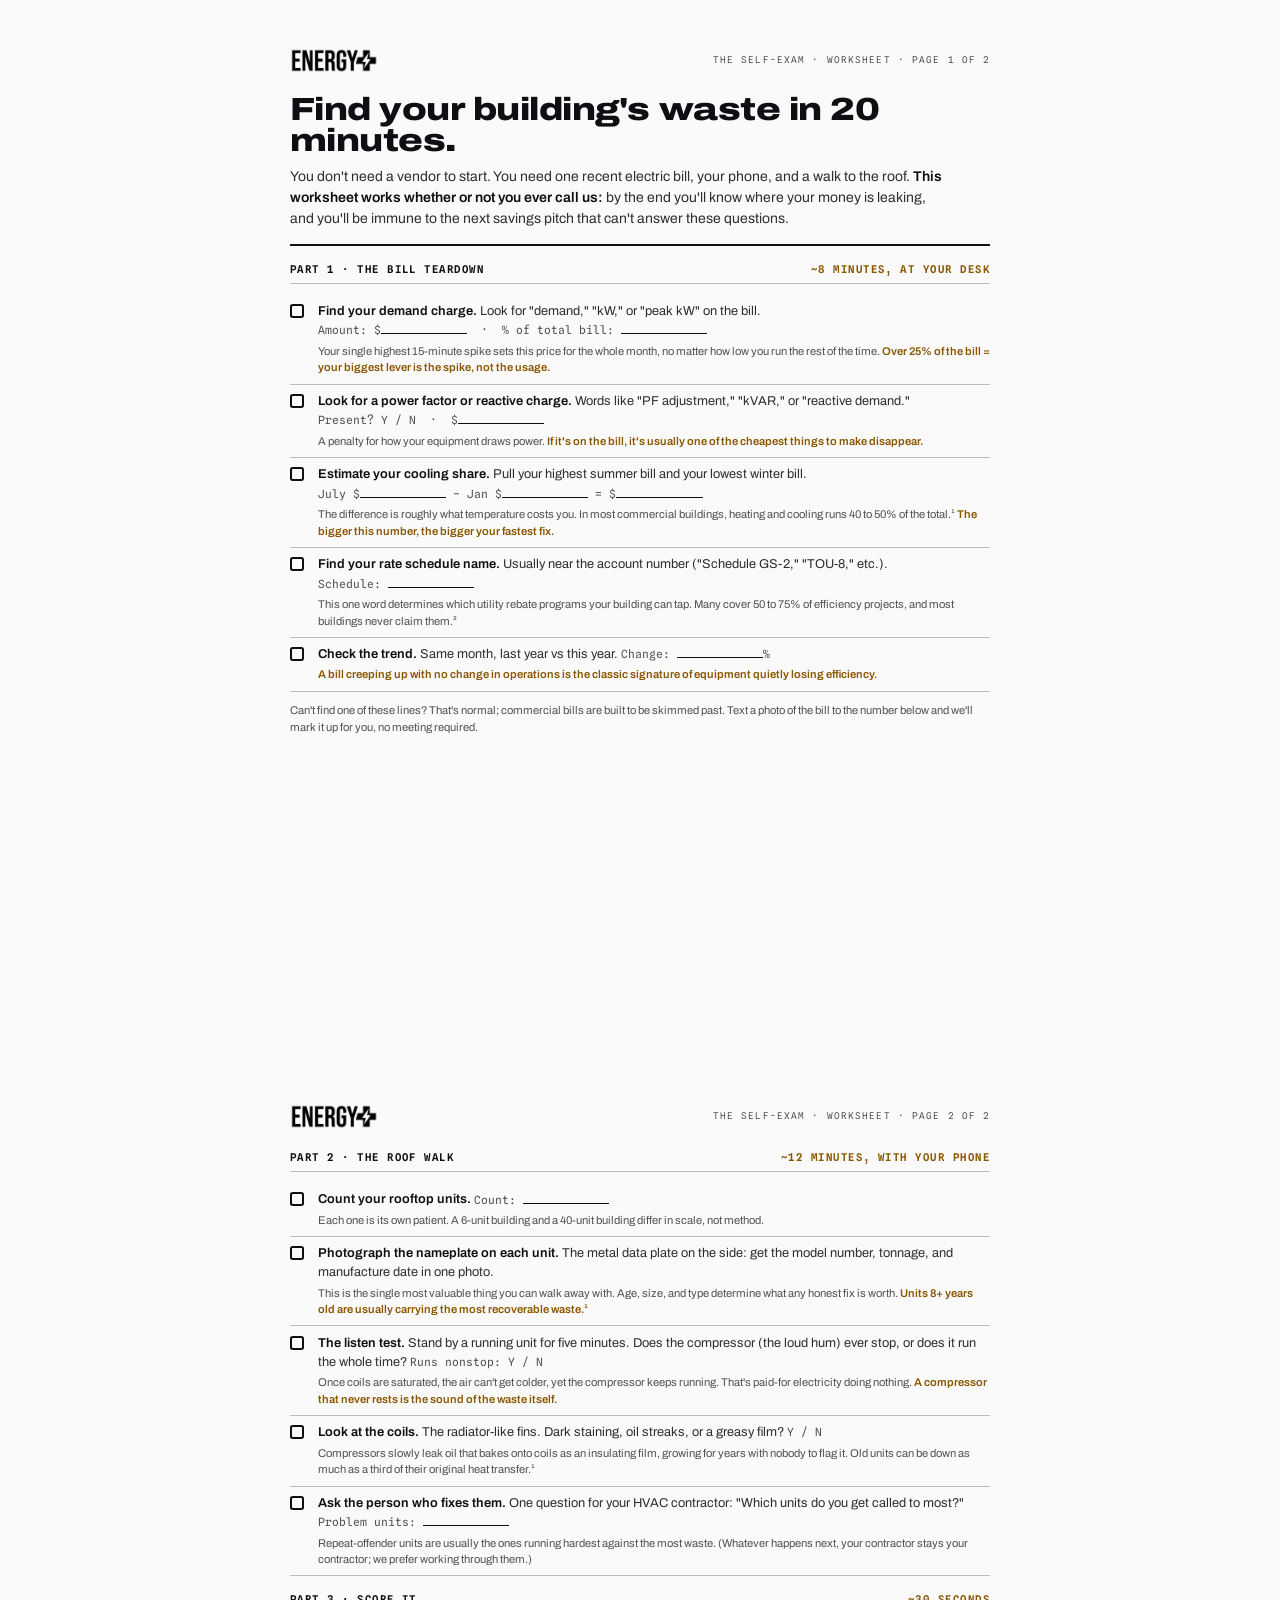
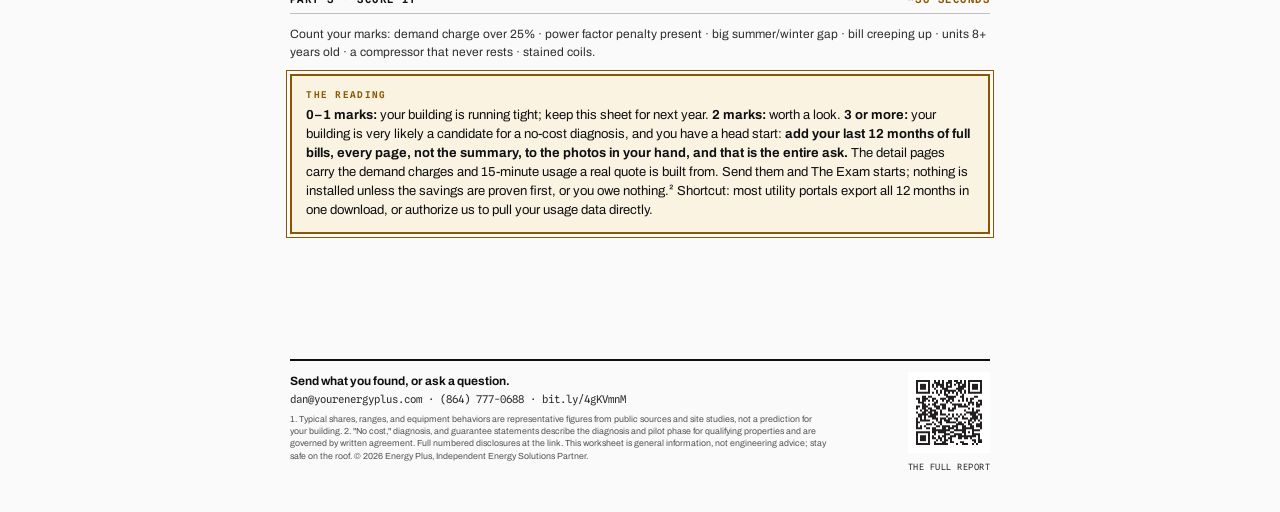
<file: self-exam.html>
<!DOCTYPE html>
<html lang="en">
<head>
<meta charset="UTF-8">
<meta name="viewport" content="width=device-width, initial-scale=1.0">
<title>The 20-Minute Building Self-Exam | Energy Plus</title>

<link rel="stylesheet" href="assets/fonts/report-fonts.css">
<style>
  :root {
    --paper: oklch(0.985 0 0);
    --rule: oklch(0.8 0 0);
    --ink: oklch(0.17 0.005 270);
    --body-c: oklch(0.3 0.005 270);
    --faint: oklch(0.44 0.005 270);
    --amber-ink: oklch(0.5 0.11 70);
    --amber-wash: oklch(0.965 0.025 85);
    --sans: "Archivo", system-ui, sans-serif;
    --mono: "Spline Sans Mono", ui-monospace, monospace;
  }
  * { box-sizing: border-box; margin: 0; }
  @page { size: letter; margin: 0; }
  html, body { background: var(--paper); }
  body { font-family: var(--sans); font-size: 9.6pt; line-height: 1.5; color: var(--body-c); -webkit-print-color-adjust: exact; print-color-adjust: exact; }
  .page { width: 8.5in; height: 11in; margin: 0 auto; padding: 0.5in 0.6in 0.42in; page-break-after: always; position: relative; }
  .page:last-child { page-break-after: auto; }
  header { display: flex; justify-content: space-between; align-items: center; }
  header img { width: 88px; filter: invert(1) hue-rotate(180deg); }
  .doc-id { font-family: var(--mono); font-size: 7pt; letter-spacing: 0.12em; text-transform: uppercase; color: var(--faint); }
  h1 { margin-top: 0.22in; font-weight: 840; font-stretch: 122%; font-size: 24pt; line-height: 0.98; letter-spacing: -0.015em; color: var(--ink); }
  .promise { margin-top: 7pt; font-size: 10.5pt; line-height: 1.5; max-width: 6.9in; }
  .promise strong { color: var(--ink); font-weight: 620; }
  .bar { border: 0; border-top: 2px solid var(--ink); margin: 0.16in 0; }
  h2 { font-family: var(--mono); font-weight: 600; font-size: 8pt; letter-spacing: 0.14em; text-transform: uppercase; color: var(--ink); border-bottom: 1px solid var(--rule); padding-bottom: 4pt; margin-bottom: 8pt; }
  h2 .time { float: right; color: var(--amber-ink); }
  section + section { margin-top: 0.16in; }
  .item { display: grid; grid-template-columns: 14pt 1fr; gap: 7pt; padding: 5.5pt 0; border-bottom: 0.75pt solid var(--rule); align-items: start; }
  .box { width: 10.5pt; height: 10.5pt; border: 1.5pt solid var(--ink); border-radius: 2pt; margin-top: 1.5pt; }
  .item b { color: var(--ink); font-weight: 620; }
  .item .why { display: block; font-size: 8.4pt; color: var(--faint); margin-top: 1.5pt; }
  .write { font-family: var(--mono); font-size: 8.5pt; color: var(--faint); white-space: nowrap; }
  .write i { display: inline-block; min-width: 0.9in; border-bottom: 0.75pt solid var(--ink); height: 10pt; font-style: normal; }
  .flag { color: var(--amber-ink); font-weight: 600; }
  .note { margin-top: 8pt; font-size: 8.4pt; color: var(--faint); }
  .verdict { margin-top: 0.14in; border: 1.5pt solid var(--amber-ink); outline: 0.75pt solid var(--amber-ink); outline-offset: 2.5pt; background: var(--amber-wash); padding: 9pt 11pt; }
  .verdict h3 { font-family: var(--mono); font-weight: 600; font-size: 7pt; letter-spacing: 0.14em; text-transform: uppercase; color: var(--amber-ink); }
  .verdict p { margin-top: 3pt; color: var(--ink); font-size: 9.8pt; line-height: 1.45; }
  .verdict b { font-weight: 680; }
  footer { position: absolute; left: 0.6in; right: 0.6in; bottom: 0.4in; border-top: 2px solid var(--ink); padding-top: 8pt; display: grid; grid-template-columns: 1fr auto; gap: 0.3in; align-items: start; }
  .contact { font-size: 9pt; }
  .contact b { color: var(--ink); font-weight: 680; }
  .contact .mono { font-family: var(--mono); font-size: 8pt; color: var(--body-c); }
  .legal { margin-top: 4pt; font-size: 6.6pt; line-height: 1.4; color: var(--faint); max-width: 5.6in; }
  .qr { text-align: center; }
  .qr img { width: 0.85in; height: 0.85in; }
  .qr p { font-family: var(--mono); font-size: 6.5pt; letter-spacing: 0.06em; color: var(--body-c); margin-top: 1pt; }
  .pageno { font-family: var(--mono); font-size: 7pt; color: var(--faint); }
  .cols2 { display: grid; grid-template-columns: 1fr 1fr; gap: 0.3in; }
</style>
</head>
<body>

<div class="page">
  <header>
    <img src="assets/img/energy-plus-logo.png" alt="Energy Plus">
    <p class="doc-id">The self-exam &middot; worksheet &middot; page 1 of 2</p>
  </header>

  <h1>Find your building's waste in 20 minutes.</h1>
  <p class="promise">You don't need a vendor to start. You need one recent electric bill, your phone, and a walk to the roof. <strong>This worksheet works whether or not you ever call us:</strong> by the end you'll know where your money is leaking, and you'll be immune to the next savings pitch that can't answer these questions.</p>

  <hr class="bar">

  <section>
    <h2>Part 1 &middot; The bill teardown <span class="time">~8 minutes, at your desk</span></h2>

    <div class="item"><span class="box"></span><div>
      <b>Find your demand charge.</b> Look for "demand," "kW," or "peak kW" on the bill. <span class="write">Amount: $<i></i> &nbsp;&middot;&nbsp; % of total bill: <i></i></span>
      <span class="why">Your single highest 15-minute spike sets this price for the whole month, no matter how low you run the rest of the time. <span class="flag">Over 25% of the bill = your biggest lever is the spike, not the usage.</span></span>
    </div></div>

    <div class="item"><span class="box"></span><div>
      <b>Look for a power factor or reactive charge.</b> Words like "PF adjustment," "kVAR," or "reactive demand." <span class="write">Present? Y / N &nbsp;&middot;&nbsp; $<i></i></span>
      <span class="why">A penalty for how your equipment draws power. <span class="flag">If it's on the bill, it's usually one of the cheapest things to make disappear.</span></span>
    </div></div>

    <div class="item"><span class="box"></span><div>
      <b>Estimate your cooling share.</b> Pull your highest summer bill and your lowest winter bill. <span class="write">July $<i></i> &minus; Jan $<i></i> = $<i></i></span>
      <span class="why">The difference is roughly what temperature costs you. In most commercial buildings, heating and cooling runs 40 to 50% of the total.&sup1; <span class="flag">The bigger this number, the bigger your fastest fix.</span></span>
    </div></div>

    <div class="item"><span class="box"></span><div>
      <b>Find your rate schedule name.</b> Usually near the account number ("Schedule GS-2," "TOU-8," etc.). <span class="write">Schedule: <i></i></span>
      <span class="why">This one word determines which utility rebate programs your building can tap. Many cover 50 to 75% of efficiency projects, and most buildings never claim them.&sup2;</span>
    </div></div>

    <div class="item"><span class="box"></span><div>
      <b>Check the trend.</b> Same month, last year vs this year. <span class="write">Change: <i></i>%</span>
      <span class="why"><span class="flag">A bill creeping up with no change in operations is the classic signature of equipment quietly losing efficiency.</span></span>
    </div></div>

    <p class="note">Can't find one of these lines? That's normal; commercial bills are built to be skimmed past. Text a photo of the bill to the number below and we'll mark it up for you, no meeting required.</p>
  </section>
</div>

<div class="page">
  <header>
    <img src="assets/img/energy-plus-logo.png" alt="Energy Plus">
    <p class="doc-id">The self-exam &middot; worksheet &middot; page 2 of 2</p>
  </header>

  <section style="margin-top: 0.22in">
    <h2>Part 2 &middot; The roof walk <span class="time">~12 minutes, with your phone</span></h2>

    <div class="item"><span class="box"></span><div>
      <b>Count your rooftop units.</b> <span class="write">Count: <i></i></span>
      <span class="why">Each one is its own patient. A 6-unit building and a 40-unit building differ in scale, not method.</span>
    </div></div>

    <div class="item"><span class="box"></span><div>
      <b>Photograph the nameplate on each unit.</b> The metal data plate on the side: get the model number, tonnage, and manufacture date in one photo.
      <span class="why">This is the single most valuable thing you can walk away with. Age, size, and type determine what any honest fix is worth. <span class="flag">Units 8+ years old are usually carrying the most recoverable waste.&sup1;</span></span>
    </div></div>

    <div class="item"><span class="box"></span><div>
      <b>The listen test.</b> Stand by a running unit for five minutes. Does the compressor (the loud hum) ever stop, or does it run the whole time? <span class="write">Runs nonstop: Y / N</span>
      <span class="why">Once coils are saturated, the air can't get colder, yet the compressor keeps running. That's paid-for electricity doing nothing. <span class="flag">A compressor that never rests is the sound of the waste itself.</span></span>
    </div></div>

    <div class="item"><span class="box"></span><div>
      <b>Look at the coils.</b> The radiator-like fins. Dark staining, oil streaks, or a greasy film? <span class="write">Y / N</span>
      <span class="why">Compressors slowly leak oil that bakes onto coils as an insulating film, growing for years with nobody to flag it. Old units can be down as much as a third of their original heat transfer.&sup1;</span>
    </div></div>

    <div class="item"><span class="box"></span><div>
      <b>Ask the person who fixes them.</b> One question for your HVAC contractor: "Which units do you get called to most?" <span class="write">Problem units: <i></i></span>
      <span class="why">Repeat-offender units are usually the ones running hardest against the most waste. (Whatever happens next, your contractor stays your contractor; we prefer working through them.)</span>
    </div></div>
  </section>

  <section>
    <h2>Part 3 &middot; Score it <span class="time">~30 seconds</span></h2>
    <p style="font-size: 9pt">Count your marks: demand charge over 25% &middot; power factor penalty present &middot; big summer/winter gap &middot; bill creeping up &middot; units 8+ years old &middot; a compressor that never rests &middot; stained coils.</p>
    <div class="verdict">
      <h3>The reading</h3>
      <p><b>0&ndash;1 marks:</b> your building is running tight; keep this sheet for next year. <b>2 marks:</b> worth a look. <b>3 or more:</b> your building is very likely a candidate for a no-cost diagnosis, and you have a head start: <b>add your last 12 months of full bills, every page, not the summary, to the photos in your hand, and that is the entire ask.</b> The detail pages carry the demand charges and 15-minute usage a real quote is built from. Send them and The Exam starts; nothing is installed unless the savings are proven first, or you owe nothing.&sup2; Shortcut: most utility portals export all 12 months in one download, or authorize us to pull your usage data directly.</p>
    </div>
  </section>

  <footer>
    <div class="contact">
      <b>Send what you found, or ask a question.</b><br>
      <span class="mono">dan@yourenergyplus.com &middot; (864) 777-0688 &middot; bit.ly/4gKVmnM</span>
      <p class="legal">1. Typical shares, ranges, and equipment behaviors are representative figures from public sources and site studies, not a prediction for your building. 2. "No cost," diagnosis, and guarantee statements describe the diagnosis and pilot phase for qualifying properties and are governed by written agreement. Full numbered disclosures at the link. This worksheet is general information, not engineering advice; stay safe on the roof. &copy; 2026 Energy Plus, Independent Energy Solutions Partner.</p>
    </div>
    <div class="qr">
      <img src="assets/img/qr-fit-call.svg" alt="QR code linking to the Energy Plus site">
      <p>THE FULL REPORT</p>
    </div>
  </footer>
</div>

</body>
</html>
</file>
<file: assets/fonts/report-fonts.css>
/* Field Report type system: one load-bearing family + one instrument voice.
   Archivo variable carries body (normal width) and display (expanded, heavy);
   Spline Sans Mono is reserved for metered values, captions, and footnotes. */
@font-face {
  font-family: "Archivo";
  font-style: normal;
  font-weight: 100 900;
  font-stretch: 62% 125%;
  font-display: swap;
  src: url("archivo-var.woff2") format("woff2");
}
@font-face {
  font-family: "Spline Sans Mono";
  font-style: normal;
  font-weight: 300 700;
  font-display: swap;
  src: url("spline-sans-mono-var.woff2") format("woff2");
}
</file>
<file: assets/site.css>
/* Energy Plus · THE FIELD REPORT
   The page is a measurement document, not a brochure: chroma-zero report paper,
   ink typography with a real width axis, survey-plate photography, and three
   graphite instrument moments (open, the readout, close). One amber signal with
   one meaning: a verified, metered value. Nothing moves unless it says something.

   RE-SKIN CONTRACT (hotel / supermarket verticals): override only
   (1) the tokens below, (2) the three photo slots (assets/img/film-cover.jpg,
   stakes-roof.jpg, close-dusk.jpg), (3) copy slots, including the hero bill's
   line items. Layout, motion, and disclosure wiring do not fork. */

:root {
  /* report paper: true zero-chroma, never cream */
  --paper: oklch(0.985 0 0);
  --paper-2: oklch(0.955 0 0);
  --rule: oklch(0.8 0 0);
  --rule-soft: oklch(0.9 0 0);
  --ink: oklch(0.17 0.005 270);
  --body-c: oklch(0.33 0.005 270);
  --faint: oklch(0.46 0.005 270);

  /* instrument panel */
  --graphite: oklch(0.17 0.006 260);
  --graphite-2: oklch(0.22 0.008 260);
  --graphite-rule: oklch(0.34 0.01 260);
  --panel-ink: oklch(0.95 0.002 260);
  --panel-body: oklch(0.79 0.005 260);

  /* the one signal: a verified, metered value */
  --amber: oklch(0.82 0.15 80);
  --amber-ink: oklch(0.5 0.11 70);
  --amber-wash: oklch(0.965 0.025 85);

  /* Hotel fork: single-signal. Amber is the only signal — a verified metered
     value. The supermarket fork's second "cold" signal is deliberately absent
     here; the 24/7 building is carried by copy and the #always monument (set in
     neutral panel ink, never amber), not a second color. */

  --font-sans: "Archivo", system-ui, -apple-system, "Segoe UI", sans-serif;
  --font-mono: "Spline Sans Mono", ui-monospace, "Cascadia Mono", monospace;

  --step--1: clamp(0.85rem, 0.81rem + 0.16vw, 0.92rem);
  --step-0: clamp(1.05rem, 1rem + 0.28vw, 1.17rem);
  --step-1: clamp(1.32rem, 1.22rem + 0.5vw, 1.55rem);
  --step-2: clamp(1.75rem, 1.55rem + 1vw, 2.3rem);
  --step-3: clamp(2.2rem, 1.8rem + 2vw, 3.2rem);
  --step-4: clamp(2.7rem, 2rem + 3.4vw, 4.6rem);
  --monument: clamp(4.6rem, 3rem + 8.5vw, 10rem);

  --beat-pad: clamp(4.5rem, 3.6rem + 5.5vw, 9rem);
  --ease: cubic-bezier(0.19, 1, 0.22, 1);
  --wrap: 1140px;
  --narrow: 47rem;
  --z-head: 20;
  --z-sheet: 40;
}

/* ---------- base ---------- */
* { box-sizing: border-box; margin: 0; }
html { scroll-behavior: smooth; overflow-x: clip; }
body {
  background-color: var(--paper); color: var(--body-c);
  /* report-paper tooth: near-invisible mono noise, zero chroma */
  background-image: url("data:image/svg+xml,%3Csvg xmlns='http://www.w3.org/2000/svg' width='240' height='240'%3E%3Cfilter id='n'%3E%3CfeTurbulence type='fractalNoise' baseFrequency='0.8' numOctaves='2' stitchTiles='stitch'/%3E%3CfeColorMatrix type='saturate' values='0'/%3E%3CfeComponentTransfer%3E%3CfeFuncA type='linear' slope='0.028'/%3E%3C/feComponentTransfer%3E%3C/filter%3E%3Crect width='100%25' height='100%25' filter='url(%23n)'/%3E%3C/svg%3E");
  font-family: var(--font-sans); font-size: var(--step-0); line-height: 1.65;
  -webkit-font-smoothing: antialiased; text-rendering: optimizeLegibility;
}
img { max-width: 100%; height: auto; display: block; }
h1, h2, h3 {
  color: var(--ink); font-weight: 780; font-stretch: 112%;
  line-height: 1.02; letter-spacing: -0.018em; text-wrap: balance;
}
h3 { font-stretch: 106%; font-weight: 680; }
p { text-wrap: pretty; max-width: 66ch; }
a { color: var(--ink); text-decoration-thickness: 1.5px; text-decoration-color: var(--amber-ink); text-underline-offset: 3px; }
a:hover { text-decoration-color: var(--ink); }
strong { color: var(--ink); font-weight: 600; }
button { font: inherit; cursor: pointer; }
::selection { background: var(--amber); color: var(--ink); }
:focus-visible { outline: 2px solid var(--amber-ink); outline-offset: 3px; }

.wrap { max-width: var(--wrap); margin-inline: auto; padding-inline: clamp(1.25rem, 4vw, 2.5rem); }
[id] { scroll-margin-top: 76px; }
.skip-link { position: absolute; left: -999px; top: 0; z-index: var(--z-sheet); background: var(--ink); color: var(--paper); padding: 0.6rem 1rem; }
.skip-link:focus { left: 0; }

sup.fn { font-family: var(--font-mono); font-size: 0.55em; font-weight: 500; color: var(--faint); margin-left: 0.12em; }
sup.fn a { color: inherit; text-decoration: none; }

/* ---------- controls: form-solid rectangles, not pills ---------- */
.btn {
  display: inline-flex; align-items: center; gap: 0.55rem;
  background: var(--ink); color: var(--paper); border: 1px solid var(--ink);
  border-radius: 4px; padding: 0.85rem 1.5rem;
  font-weight: 620; font-stretch: 104%; font-size: var(--step--1); letter-spacing: 0.01em;
  transition: transform 220ms var(--ease), box-shadow 220ms var(--ease), opacity 300ms var(--ease);
}
.btn:hover { transform: translateY(-1px); box-shadow: 0 8px 24px -10px oklch(0.17 0.005 270 / 0.5); }
.btn:active { transform: translateY(0); }
.btn--lg { padding: 1.05rem 2rem; font-size: var(--step-0); }
.hero .btn, .close .btn { background: white; color: var(--graphite); border-color: white; }
.hero .btn:hover, .close .btn:hover { box-shadow: 0 8px 24px -8px oklch(0 0 0 / 0.55); }
.btn--sm { padding: 0.55rem 1.05rem; }
.textlink {
  background: none; border: 0; padding: 0.4rem 0.2rem;
  color: var(--ink); font-weight: 560; font-size: var(--step--1);
  text-decoration: underline; text-decoration-thickness: 1.5px;
  text-decoration-color: var(--rule); text-underline-offset: 4px;
}
.textlink:hover { text-decoration-color: var(--ink); }
.hero .textlink, .close .textlink, .textlink--dark { color: var(--panel-ink); text-decoration-color: var(--graphite-rule); }
.hero .textlink:hover, .close .textlink:hover { text-decoration-color: var(--panel-ink); }

.cta { display: flex; flex-wrap: wrap; align-items: center; gap: 1.1rem; margin-top: clamp(1.6rem, 3vw, 2.4rem); }

/* SMS panel */
.sms { display: none; margin-top: 1rem; max-width: 30rem; background: var(--paper); border: 1px solid var(--rule); border-radius: 6px; padding: 1rem; }
.sms.is-open { display: block; }
.sms__to { font-family: var(--font-mono); font-size: 0.74rem; color: var(--faint); }
.sms textarea { width: 100%; margin-top: 0.6rem; border: 1px solid var(--rule); border-radius: 4px; background: var(--paper); color: var(--body-c); font: inherit; font-size: var(--step--1); padding: 0.7rem; resize: none; }
.sms__foot { display: flex; align-items: center; justify-content: space-between; gap: 1rem; margin-top: 0.7rem; }
.sms__hint { font-size: 0.76rem; color: var(--faint); }
.hero .sms, .close .sms { background: oklch(0.21 0.008 260 / 0.92); border-color: var(--graphite-rule); }
.hero .sms textarea, .close .sms textarea { background: var(--graphite); color: var(--panel-body); border-color: var(--graphite-rule); }
.hero .sms__to, .close .sms__to, .hero .sms__hint, .close .sms__hint { color: oklch(0.62 0.006 260); }
.hero .sms .btn, .close .sms .btn { background: var(--panel-ink); color: var(--graphite); border-color: var(--panel-ink); }

/* ---------- header ---------- */
.head {
  position: fixed; inset-inline: 0; top: 0; z-index: var(--z-head);
  background: color-mix(in oklab, var(--paper) 92%, transparent);
  border-bottom: 2px solid var(--ink);
  backdrop-filter: blur(10px);
  transition: background 400ms var(--ease), border-color 400ms var(--ease);
}
.head__in { display: flex; align-items: center; justify-content: space-between; min-height: 58px; }
.head__mark img { width: 100px; filter: invert(1) hue-rotate(180deg); }
.head__nav { display: flex; align-items: center; gap: clamp(1rem, 2.5vw, 2rem); }
.head__nav a { color: var(--body-c); text-decoration: none; font-size: var(--step--1); font-weight: 560; }
.head__nav a:hover { color: var(--ink); }
@media (max-width: 700px) { .head__nav a { display: none; } }

/* over the graphite moments the header carries the mark alone */
.head.is-clear { background: transparent; border-color: transparent; backdrop-filter: none; }
.head.is-clear .head__mark img { filter: none; }
.head__nav a, .head__nav .btn { transition: opacity 320ms var(--ease), visibility 0s; }
.head.is-clear .head__nav a, .head.is-clear .head__nav .btn {
  opacity: 0; visibility: hidden; pointer-events: none;
  transition: opacity 320ms var(--ease), visibility 0s 320ms;
}

/* ---------- instrument moments: hero + close ---------- */
.hero, .close { position: relative; color: var(--panel-ink); overflow: clip; background: var(--graphite); }
.hero {
  min-height: 92svh; display: grid; align-items: center;
  background: radial-gradient(120% 130% at 16% -12%, var(--graphite-2), var(--graphite) 62%);
}
.close { padding-block: var(--beat-pad); }
.hero__media, .close__media { position: absolute; inset: 0; }
.hero__media img, .close__media img {
  width: 100%; height: 100%; object-fit: cover;
  filter: grayscale(1) contrast(1.06) brightness(0.9);
}
.hero__scrim {
  position: absolute; inset: 0;
  background:
    linear-gradient(to right, oklch(0.15 0.006 260 / 0.92) 0%, oklch(0.15 0.006 260 / 0.62) 55%, oklch(0.15 0.006 260 / 0.4) 100%),
    linear-gradient(to top, oklch(0.15 0.006 260 / 0.9), transparent 45%);
}
/* HERO-B: the specimen bill floats over a darkened, working-hotel photo. Scoped to
   .hero so the close section's media/scrim are untouched; inert until the hero markup
   carries a .hero__media element. */
.hero .hero__media img { filter: grayscale(1) contrast(1.05) brightness(0.55); object-position: 50% 72%; }
.close .close__media img { object-position: 50% 28%; }
.hero .hero__scrim {
  background:
    linear-gradient(to right, oklch(0.13 0.006 260 / 0.93) 0%, oklch(0.13 0.006 260 / 0.55) 42%, oklch(0.13 0.006 260 / 0.52) 70%, oklch(0.13 0.006 260 / 0.85) 100%),
    linear-gradient(to top, oklch(0.13 0.006 260 / 0.86), transparent 52%),
    radial-gradient(95% 78% at 60% 42%, transparent 0%, oklch(0.13 0.006 260 / 0.32) 78%);
}

/* HERO signature: pinned scroll-scrub. The hotel photo is a colour image shown grayscale
   at rest; site.js adds .hero-pin on desktop with motion allowed, and one --p (0..1, set
   on .hero-scrolly) draws the pen marks onto the bill and reveals B&W -> colour while the
   hero is pinned, then releases. Reduced motion / small screens keep the static resting
   frame (no pin), so nobody is trapped in a sticky scroll. */
.hero-scrolly { position: relative; }
.hero-pin .hero-scrolly { height: 230vh; }
.hero-pin .hero { position: sticky; top: 0; height: 100svh; min-height: 0; }
.hero-pin .hero { --rev: clamp(0, calc(var(--p, 0) / 0.55), 1); }
.hero-pin .hero .hero__media img {
  filter:
    grayscale(calc(1 - var(--rev)))
    saturate(calc(1 + 0.35 * var(--rev)))
    contrast(1.05)
    brightness(calc(0.55 + 0.30 * var(--rev)));
}
.hero-pin .hero .hero__scrim { opacity: calc(1 - 0.32 * var(--rev)); }
/* html.hero-pin (not just .hero-pin) so these outrank the equal-specificity .anim-ready
   load-draw rules; otherwise the timed billDraw would override the scrub. */
html.hero-pin .bill svg { animation: none; }
html.hero-pin .bill .mk[pathLength] {
  animation: none; stroke-dasharray: 1;
  --s: calc(0.10 + var(--d, 0) * 0.14);
  stroke-dashoffset: clamp(0, calc(1 - (var(--p, 0) - var(--s)) / 0.16), 1);
}
html.hero-pin .bill .mk-t {
  animation: none;
  --s: calc(0.17 + var(--d, 0) * 0.14);
  opacity: clamp(0, calc((var(--p, 0) - var(--s)) / 0.10), 1);
}
.scrollcue { display: none; }
.hero-pin .scrollcue {
  display: flex; position: absolute; left: 50%; bottom: 26px; transform: translateX(-50%); z-index: 3;
  gap: 0.5rem; align-items: center;
  font-family: var(--font-mono); font-size: 11px; letter-spacing: 0.14em; text-transform: uppercase;
  color: oklch(0.8 0.006 260); opacity: clamp(0, calc(1 - var(--p, 0) * 3), 1); pointer-events: none;
}
.hero-pin .scrollcue span { width: 1px; height: 22px; background: currentColor; opacity: 0.6; }

.hero__in, .close__in { position: relative; padding-block: clamp(5rem, 8vh, 7.5rem); }
.hero h1 {
  color: white; font-size: var(--step-3); font-weight: 840; font-stretch: 122%;
  letter-spacing: -0.015em; line-height: 0.98; max-width: 12ch; text-transform: none;
}
.close h2 { color: white; font-size: var(--step-3); font-weight: 800; font-stretch: 118%; max-width: 18ch; }
.hero__lede { margin-top: 1rem; font-size: var(--step-0); line-height: 1.45; color: var(--panel-body); max-width: 34ch; }

/* the exhibit: a specimen bill under the pen */
.hero__grid { display: grid; gap: clamp(3rem, 6vw, 4.5rem); align-items: center; }
@media (min-width: 980px) { .hero__grid { grid-template-columns: 11fr 9fr; } }
.hero__grid > * { min-width: 0; }
.bill { margin: 0; width: 100%; max-width: min(26.5rem, 100%); justify-self: center; }
@media (min-width: 980px) { .bill { justify-self: end; } }
.bill svg {
  width: 100%; height: auto; display: block; transform: rotate(1.7deg);
  filter: drop-shadow(0 34px 54px oklch(0 0 0 / 0.5)) drop-shadow(0 5px 12px oklch(0 0 0 / 0.35));
}
.bill .paper { fill: var(--paper); stroke: oklch(0.86 0 0); stroke-width: 0.5; }
.bill .tag { fill: none; stroke: var(--rule); stroke-width: 1; }
.bill .bt { font-family: var(--font-sans); font-size: 13px; font-weight: 660; letter-spacing: 0.01em; fill: var(--ink); }
.bill .row { font-family: var(--font-sans); font-size: 11.5px; fill: var(--body-c); }
.bill .amt { font-family: var(--font-mono); font-size: 11.5px; font-weight: 500; fill: var(--ink); font-variant-numeric: tabular-nums; }
.bill .amt--total { font-size: 16px; font-weight: 620; }
.bill .meta { font-family: var(--font-mono); font-size: 8.5px; font-weight: 500; letter-spacing: 0.08em; fill: var(--faint); }
.bill .rule { stroke: var(--rule); stroke-width: 1; }
.bill .rule--ink { stroke: var(--ink); stroke-width: 2; }
.bill .fine { fill: var(--rule); opacity: 0.55; }
.bill .mk { fill: none; stroke: var(--amber-ink); stroke-width: 2.2; stroke-linecap: round; stroke-linejoin: round; }
.bill .mk-t { font-family: var(--font-mono); font-size: 9.5px; font-weight: 600; letter-spacing: 0.05em; fill: var(--amber-ink); }
/* one note carries the whole argument: what the bill costs in sales */
.bill .mk-t--big { font-size: 15.5px; font-weight: 700; letter-spacing: 0.01em; }
.bill__cap {
  margin-top: 0.9rem; font-family: var(--font-mono); font-size: 0.7rem; font-weight: 500;
  letter-spacing: 0.08em; text-transform: uppercase; color: oklch(0.62 0.006 260);
}
.bill__cap sup.fn { color: oklch(0.55 0.006 260); }

/* ---------- beats: pages of the report ---------- */
.beat { padding-block: var(--beat-pad); }
/* the document divider: one confident ink rule, not a hairline */
.beat--rule > .wrap { border-top: 2px solid var(--ink); margin-top: clamp(1.5rem, 3.5vw, 3rem); padding-top: clamp(2.5rem, 5vw, 4rem); }
.beat__narrow { max-width: calc(var(--narrow) + 2 * clamp(1.25rem, 4vw, 2.5rem)); }
.beat h2 { font-size: var(--step-3); max-width: 24ch; }
#problem h2 { max-width: 18ch; }
.lead { margin-top: 1.4rem; font-size: var(--step-1); line-height: 1.5; }
.lead + p { margin-top: 1rem; }
.quiet { margin-top: 1.6rem; font-size: var(--step--1); color: var(--faint); }
.quiet--dark { color: var(--panel-body); }
.quiet--dark a { color: var(--panel-ink); text-decoration-color: var(--amber); }

/* problem: one column, one claim — never a monument beside the headline */
.beat__grid { display: grid; gap: clamp(1.5rem, 3vw, 2.5rem); align-items: start; }
@media (min-width: 920px) {
  .beat__grid { grid-template-columns: 5fr 7fr; border-top: 2px solid var(--ink); padding-top: clamp(2.5rem, 5vw, 4rem); }
}
.monument {
  font-weight: 830; font-stretch: 125%; font-size: var(--monument); line-height: 0.88;
  letter-spacing: -0.02em; color: var(--ink); font-variant-numeric: tabular-nums;
}
.monument__unit { font-size: 0.4em; font-weight: 600; font-stretch: 100%; color: var(--faint); }

/* the listen test: two instruments, one difference */
.listen { margin-top: clamp(1.8rem, 4vw, 2.6rem); display: grid; gap: 1.1rem; }
@media (min-width: 760px) { .listen { grid-template-columns: 1fr 1fr; gap: 1.4rem; } }
.listen__card {
  display: grid; grid-template-columns: auto 1fr; gap: 1rem 1.15rem; align-items: center;
  background: var(--graphite); border-radius: 4px; padding: 1.3rem 1.4rem 1.35rem;
  color: var(--panel-body);
  box-shadow: 0 1px 2px oklch(0.17 0.005 270 / 0.05), 0 22px 48px -34px oklch(0.17 0.005 270 / 0.5);
}
.listen__card h3 { color: var(--panel-ink); font-size: var(--step-0); }
.listen__info p { margin-top: 0.3rem; font-size: var(--step--1); line-height: 1.45; }
.listen__btn {
  width: 3.3rem; height: 3.3rem; border-radius: 50%;
  border: 1.5px solid var(--panel-ink); background: transparent; color: var(--panel-ink);
  display: grid; place-items: center;
  transition: background 220ms var(--ease), color 220ms var(--ease), transform 220ms var(--ease);
}
.listen__btn:hover { background: var(--panel-ink); color: var(--graphite); transform: scale(1.04); }
.listen__btn svg { width: 1.15rem; height: 1.15rem; grid-area: 1 / 1; }
.listen__btn .i-stop { display: none; }
.listen__btn[aria-pressed="true"] { background: var(--panel-ink); color: var(--graphite); }
.listen__btn[aria-pressed="true"] .i-play { display: none; }
.listen__btn[aria-pressed="true"] .i-stop { display: block; }
.listen__meter { grid-column: 1 / -1; display: flex; gap: 3px; height: 1.6rem; align-items: flex-end; }
.listen__meter i { flex: 1; height: 12%; background: var(--graphite-rule); transition: height 90ms linear, background 300ms var(--ease); }
.listen__card.is-live .listen__meter i { background: var(--panel-ink); }

/* the plan: the page's only numbered sequence, set like a form */
.steps { list-style: none; margin: clamp(1.8rem, 4vw, 3rem) 0 0; padding: 0; counter-reset: step; }
.steps > li { counter-increment: step; position: relative; padding: 1.5rem 0 1.5rem 4.4rem; border-top: 1px solid var(--rule); }
.steps > li::before {
  content: "0" counter(step); position: absolute; left: 0; top: 1.6rem;
  font-family: var(--font-mono); font-weight: 600; font-size: var(--step-1); line-height: 1; color: var(--ink);
}
.steps h3 { font-size: var(--step-1); }
.steps p { margin-top: 0.5rem; }

/* the guarantee: the stamped plate, the signal's home ground */
.floor {
  margin-top: clamp(1.8rem, 4vw, 2.6rem); padding: clamp(1.4rem, 3vw, 2.1rem);
  border: 2px solid var(--amber-ink); outline: 1px solid var(--amber-ink); outline-offset: 4px;
  border-radius: 2px; background: var(--amber-wash);
  box-shadow: 0 1px 2px oklch(0.17 0.005 270 / 0.05), 0 20px 44px -32px oklch(0.17 0.005 270 / 0.45);
  transform: rotate(-0.5deg); /* a stamp never lands perfectly straight */
}
.floor h3 { font-family: var(--font-mono); font-weight: 600; font-size: 0.85rem; letter-spacing: 0.14em; text-transform: uppercase; color: var(--amber-ink); }
.floor p { margin-top: 0.6rem; color: var(--ink); font-size: var(--step-1); line-height: 1.45; font-weight: 560; }

/* the readout: the one instrument interlude mid-document */
.beat--dark { background: radial-gradient(130% 100% at 18% 0%, var(--graphite-2), var(--graphite) 58%); color: var(--panel-body); }
.beat--dark h2 { color: var(--panel-ink); }
.beat--dark strong { color: var(--panel-ink); }
.beat--dark sup.fn { color: oklch(0.6 0.006 260); }
.beat--dark.beat--rule > .wrap { border-top-color: var(--graphite-rule); }
.lead--dark { color: var(--panel-body); }
.readout {
  margin-top: clamp(1.8rem, 4vw, 2.8rem);
  font-family: var(--font-mono); font-weight: 500; line-height: 1;
  font-size: clamp(3.4rem, 2.2rem + 6.5vw, 7.5rem);
  color: var(--amber); letter-spacing: -0.02em; font-variant-numeric: tabular-nums;
}
.readout small {
  display: block; margin-top: 0.9rem;
  font-family: var(--font-sans); font-size: var(--step-0); font-weight: 500; letter-spacing: 0;
  color: var(--panel-body); max-width: 40ch; line-height: 1.5;
}
.readout small strong { color: var(--panel-ink); }

/* HVAC pair: waste off, comfort stays */
.pair {
  margin-top: clamp(1.8rem, 4vw, 2.8rem);
  display: grid;
  gap: 1px;
  background: var(--graphite-rule);
  border: 1px solid var(--graphite-rule);
}
@media (min-width: 640px) { .pair { grid-template-columns: 1fr 1fr; } }
.pair article { background: var(--graphite-2); padding: 1.3rem 1.35rem 1.4rem; }
.pair__fig {
  font-family: var(--font-mono); font-weight: 500; line-height: 0.95;
  font-size: clamp(2.4rem, 1.6rem + 3.5vw, 3.8rem);
  color: var(--amber); letter-spacing: -0.03em; font-variant-numeric: tabular-nums;
}
.pair__fig--ink { color: var(--panel-ink); font-size: clamp(2rem, 1.4rem + 2.6vw, 3rem); }
.pair__label { margin-top: 0.75rem; font-size: var(--step--1); color: var(--panel-body); max-width: 28ch; line-height: 1.45; }

/* the signature beat: the building that never closes.
   Same graphite instrument surface as the money readout, but the figure is
   time, not money — so it is set in neutral panel ink, NOT amber (amber stays
   reserved for verified metered values only). */
.always__lede-num { max-width: 44ch; }
.readout--time { color: var(--panel-ink); }
.readout--time small { max-width: 42ch; }
.always__note { margin-top: clamp(1.6rem, 3.5vw, 2.4rem); font-size: var(--step--1); color: var(--panel-body); max-width: 58ch; }
.always__note strong { color: var(--panel-ink); }

/* distortion: three facts, then the water / power / hotel analog */
.tri {
  margin-top: clamp(1.8rem, 4vw, 2.8rem);
  display: grid;
  gap: 1px;
  background: var(--ink);
  border: 1px solid var(--ink);
}
@media (min-width: 760px) { .tri { grid-template-columns: 1fr 1fr 1fr; } }
.tri article { background: var(--paper); padding: 1.15rem 1.2rem 1.3rem; }
.tri__kicker {
  font-family: var(--font-mono); font-size: 0.72rem; font-weight: 600;
  letter-spacing: 0.1em; text-transform: uppercase; color: var(--faint); margin: 0;
}
.tri h3 { margin-top: 0.55rem; font-size: var(--step-0); max-width: 18ch; }
.tri p { margin-top: 0.5rem; font-size: var(--step--1); max-width: 32ch; }

.pipe__bore {
  position: relative;
  height: 44px;
  border: 2px solid var(--ink);
  border-radius: 999px;
  overflow: hidden;
  background: var(--paper-2);
}
.pipe__stream {
  position: absolute; inset: 8px;
  border-radius: 999px;
  background: repeating-linear-gradient(
    90deg,
    var(--ink) 0 10px,
    transparent 10px 20px
  );
  background-size: 40px 100%;
  opacity: 0.16;
  animation: pipeFlow 1.6s linear infinite;
}
.pipe__bore--dirty { background: oklch(0.94 0.01 80); }
.pipe__bore--dirty .pipe__stream { opacity: 0.1; animation-duration: 2.4s; }
.blob {
  position: absolute;
  top: 50%;
  left: -18%;
  width: 18px; height: 18px;
  border: 1.5px solid var(--ink);
  border-radius: 50%;
  background: var(--paper);
  transform: translateY(-50%);
  animation: blobDrift 3.4s linear infinite;
  animation-delay: calc(var(--i) * -0.68s);
}
.blob:nth-child(3) { width: 12px; height: 12px; }
.blob:nth-child(5) { width: 22px; height: 16px; border-radius: 50% 45% 55% 50%; }
.blob:nth-child(6) { width: 14px; height: 14px; }
@keyframes pipeFlow { to { background-position: 40px 0; } }
@keyframes blobDrift {
  0% { left: -16%; }
  100% { left: 108%; }
}

.analog { margin-top: 0.85rem; }
.analog__lede {
  margin-top: clamp(1.8rem, 4vw, 2.6rem);
  font-size: var(--step-1);
  max-width: 44ch;
  line-height: 1.45;
}
.analog__board {
  border: 1px solid var(--ink);
  background: var(--ink);
}
.analog__head,
.analog__foot {
  display: grid;
  grid-template-columns: 1fr 1.2fr 1fr;
  gap: 1px;
}
.analog__head { border-bottom: 1px solid var(--ink); }
.analog__foot { border-top: 1px solid var(--ink); }
.analog__cap {
  margin: 0;
  padding: 0.7rem 0.75rem 0.55rem;
  background: var(--paper);
  font-family: var(--font-mono);
  font-size: 0.68rem;
  font-weight: 600;
  letter-spacing: 0.08em;
  text-transform: uppercase;
  color: var(--ink);
}
.analog__cap--mid {
  background: var(--paper-2);
  color: var(--faint);
  text-align: center;
}
.analog__cap--hot {
  background: var(--amber-wash);
  color: var(--amber-ink);
}
.analog__svg {
  display: block;
  width: 100%;
  height: auto;
  background: var(--paper);
}
.a-wash--mid { fill: var(--paper-2); }
.a-wash--hot { fill: var(--amber-wash); }
.a-rule { stroke: var(--ink); stroke-width: 1; }
.a-pipe {
  fill: var(--paper-2);
  stroke: var(--ink);
  stroke-width: 1.75;
}
.a-flow {
  fill: none;
  stroke: var(--ink);
  stroke-width: 1.6;
  stroke-linecap: round;
  stroke-linejoin: round;
}
.a-flow--faint { opacity: 0.35; }
.a-blob {
  fill: var(--paper);
  stroke: var(--ink);
  stroke-width: 1.2;
  transform-box: fill-box;
  transform-origin: center;
  animation: analogBlob 3.6s ease-in-out infinite;
}
.a-blob.b1 { animation-name: analogBlob2; animation-duration: 4.4s; animation-delay: 0.4s; }
.a-blob.b2 { animation-name: analogBlob3; animation-duration: 3.2s; animation-delay: 0.9s; }
.a-blob.b3 { animation-name: analogBlob2; animation-duration: 5s; animation-delay: 1.3s; }
.a-wave {
  fill: none;
  stroke: var(--ink);
  stroke-width: 2.4;
  stroke-linecap: round;
  stroke-dasharray: 10 5;
  animation: waveflow 3.2s linear infinite;
}
.a-wave--dirty { stroke: var(--faint); }
.a-in {
  fill: none;
  stroke: var(--ink);
  stroke-width: 1.4;
  stroke-dasharray: 5 4;
  opacity: 0.55;
}
.a-out {
  fill: none;
  stroke: var(--amber-ink);
  stroke-width: 1.8;
  stroke-linecap: round;
  stroke-linejoin: round;
  animation: analogSurge 2.8s var(--ease) infinite;
}
.a-out-glow {
  fill: none;
  stroke: var(--amber-ink);
  stroke-width: 6;
  stroke-linecap: round;
  stroke-linejoin: round;
  opacity: 0.18;
  animation: analogGlow 2.8s ease-in-out infinite;
}
.a-spark { fill: var(--amber); }
.a-ptac-body {
  fill: var(--paper);
  stroke: var(--ink);
  stroke-width: 1.8;
}
.a-ptac-vent {
  fill: none;
  stroke: var(--ink);
  stroke-width: 1.3;
  opacity: 0.55;
}
.a-ptac-slat {
  stroke: var(--ink);
  stroke-width: 1.2;
  opacity: 0.4;
}
.a-fan {
  transform-box: fill-box;
  transform-origin: center;
  animation: spinSlow 2.8s linear infinite;
}
.a-fan circle { fill: none; stroke: var(--ink); stroke-width: 1.6; }
.a-fan path { fill: var(--ink); opacity: 0.55; }
.a-heat {
  fill: none;
  stroke: var(--amber-ink);
  stroke-width: 1.6;
  stroke-linecap: round;
  animation: heatLift 1.8s var(--ease) infinite;
}
.a-heat:nth-of-type(2) { animation-delay: 0.2s; }
.a-heat:nth-of-type(3) { animation-delay: 0.4s; }
.analog__meter {
  background: var(--paper);
  padding: 0.75rem 0.7rem 0.85rem;
  text-align: center;
}
.analog__meter--mid { background: var(--paper-2); }
.analog__meter--hot { background: var(--amber-wash); }
.analog__kwh {
  margin: 0;
  font-family: var(--font-mono);
  font-size: var(--step-1);
  font-weight: 600;
  letter-spacing: -0.02em;
  color: var(--ink);
  font-variant-numeric: tabular-nums;
}
.analog__meter--hot .analog__kwh { color: var(--amber-ink); }
.analog__sub {
  margin: 0.2rem 0 0;
  font-family: var(--font-mono);
  font-size: 0.64rem;
  font-weight: 500;
  letter-spacing: 0.08em;
  text-transform: uppercase;
  color: var(--faint);
}
.analog figcaption {
  margin-top: 0.7rem;
  font-family: var(--font-mono);
  font-size: 0.72rem;
  font-weight: 500;
  letter-spacing: 0.08em;
  text-transform: uppercase;
  color: var(--faint);
}
@keyframes analogBlob {
  0%, 100% { transform: translate(0, 0); }
  40% { transform: translate(10px, -3px); }
  70% { transform: translate(4px, 3px); }
}
@keyframes analogBlob2 {
  0%, 100% { transform: translate(0, 0); }
  35% { transform: translate(-6px, -4px); }
  75% { transform: translate(8px, 2px); }
}
@keyframes analogBlob3 {
  0%, 100% { transform: translate(0, 0); }
  50% { transform: translate(8px, 4px); }
}
@keyframes analogSurge {
  0%, 70%, 100% { opacity: 0.92; }
  78% { opacity: 1; }
  86% { opacity: 0.55; }
}
@keyframes analogGlow {
  0%, 100% { opacity: 0.12; }
  50% { opacity: 0.28; }
}
@keyframes waveflow { to { stroke-dashoffset: -36; } }
@keyframes cabNudge {
  0%, 100% { transform: translateY(0); }
  50% { transform: translateY(5px); }
}
@media (max-width: 639.9px) {
  .analog__cap { font-size: 0.56rem; letter-spacing: 0.02em; text-wrap: balance; padding: 0.55rem 0.4rem 0.45rem; }
  .analog__kwh { font-size: 0.95rem; }
  .analog__sub { font-size: 0.56rem; letter-spacing: 0.04em; }
  .analog__meter { padding: 0.55rem 0.35rem 0.65rem; }
}

.hurt__kicker {
  margin: clamp(2rem, 4vw, 2.8rem) 0 0.75rem;
  font-family: var(--font-mono);
  font-size: 0.74rem;
  font-weight: 600;
  letter-spacing: 0.1em;
  text-transform: uppercase;
  color: var(--ink);
}
.hurt__h { margin-top: clamp(2.2rem, 5vw, 3.4rem); font-size: var(--step-2); max-width: 22ch; }
.hurt__lede { margin-top: 0.7rem; font-size: var(--step-0); }
.hurt {
  list-style: none;
  margin: 0;
  padding: 0;
  display: grid;
  grid-template-columns: 1fr 1fr 1fr;
  gap: 1px;
  background: var(--ink);
  border: 1px solid var(--ink);
}
.hurt li {
  background: var(--paper);
  padding: 0.55rem 0.55rem 0.95rem;
  min-width: 0;
}
.hurt__stage {
  background: var(--paper-2);
  border: 1px solid var(--rule);
  aspect-ratio: 11 / 7;
  display: grid;
  place-items: center;
}
.hurt__svg { width: 100%; height: 100%; color: var(--ink); }
.hurt__svg .d { fill: none; stroke: currentColor; stroke-width: 1.5; }
.hurt__svg .soft { stroke-width: 1; opacity: 0.5; }
.hurt__svg .amber { stroke: var(--amber-ink); stroke-width: 2; }
.hurt__svg .cab { fill: var(--paper); stroke: currentColor; stroke-width: 1.5; animation: cabRide 3.6s var(--ease) infinite; }
.hurt__svg .cab line { stroke: currentColor; }
.hurt__svg .fan { transform-box: fill-box; transform-origin: center; animation: spinSlow 2.8s linear infinite; }
.hurt__svg .fan path { fill: var(--ink); opacity: 0.55; }
.hurt__svg .heat { fill: none; stroke: var(--amber-ink); stroke-width: 1.5; transform-box: fill-box; transform-origin: center; animation: heatLift 1.8s var(--ease) infinite; }
.hurt__svg .heat:nth-of-type(2) { animation-delay: 0.2s; }
.hurt__svg .heat:nth-of-type(3) { animation-delay: 0.4s; }
.hurt__svg .imp { transform-box: fill-box; transform-origin: center; fill: var(--ink); opacity: 0.7; animation: spinSlow 1.4s linear infinite; }
.hurt h3 { margin-top: 0.7rem; padding-inline: 0.2rem; font-size: var(--step--1); text-wrap: balance; }
.hurt li > p { margin-top: 0.3rem; padding-inline: 0.2rem; font-size: var(--step--1); }
.hurt__cost {
  margin-top: 0.45rem !important;
  font-family: var(--font-mono); font-weight: 560; font-size: 0.82rem !important;
  color: var(--amber-ink); letter-spacing: -0.02em;
}
.hurt__cost span {
  display: block; margin-top: 0.12rem;
  font-size: 0.62rem; font-weight: 500; letter-spacing: 0.06em;
  text-transform: uppercase; color: var(--faint);
}
@keyframes cabRide {
  0%, 100% { transform: translateY(0); }
  45% { transform: translateY(62px); }
  55% { transform: translateY(62px); }
}
@keyframes spinSlow { to { transform: rotate(360deg); } }
@keyframes heatLift {
  0% { opacity: 0; transform: translateY(4px); }
  40% { opacity: 1; }
  100% { opacity: 0; transform: translateY(-8px); }
}

.also { margin-top: clamp(1.6rem, 3.5vw, 2.4rem); }
.also__h {
  font-family: var(--font-mono); font-size: 0.74rem; font-weight: 600;
  letter-spacing: 0.1em; text-transform: uppercase; color: var(--ink);
  margin: 0 0 0.7rem;
}
.also ul {
  list-style: none; margin: 0; padding: 0;
  display: grid; gap: 0;
  border-top: 1px solid var(--rule);
}
@media (min-width: 640px) { .also ul { grid-template-columns: 1fr 1fr; } }
.also li {
  padding: 0.55rem 0;
  border-bottom: 1px solid var(--rule);
  font-size: var(--step--1);
  color: var(--ink);
}
.also li span { color: var(--faint); }

/* the night band the guest floors keep running through */
.fig .nightband { fill: var(--panel-body); }
.fig .trace-off { stroke: var(--panel-body); }
.beat--dark .fig .trace-off { stroke: oklch(0.6 0.006 260); }

/* a survey plate that stays inside the night, not a white lightbox on graphite */
.plate--dark .plate__frame { background: oklch(0.2 0.008 260); border-color: var(--graphite-rule); }
.plate--dark .plate img { filter: grayscale(1) contrast(1.05) brightness(0.9); }
.plate--dark figcaption { color: oklch(0.62 0.006 260); }

/* proof: the measured ledger; verified figures wear the signal */
.record { list-style: none; margin: clamp(1.8rem, 4vw, 2.6rem) 0 0; padding: 0; }
.record li { display: grid; grid-template-columns: 8rem 1fr; align-items: baseline; gap: 0.4rem 1.4rem; padding: 1.05rem 0; border-top: 1px solid var(--rule); }
.record li:last-child { border-bottom: 1px solid var(--rule); }
.record__fig { font-family: var(--font-mono); font-weight: 560; font-size: var(--step-2); color: var(--amber-ink); font-variant-numeric: tabular-nums; letter-spacing: -0.02em; }
.record__who { font-weight: 620; color: var(--ink); }
.record__who em { display: block; font-style: normal; font-weight: 400; font-size: var(--step--1); color: var(--faint); margin-top: 0.2rem; }
@media (max-width: 560px) { .record li { grid-template-columns: 1fr; gap: 0.15rem; } }

/* survey plate: photography treated as documentation */
.plate { margin-top: clamp(1.8rem, 4vw, 2.6rem); max-width: 100%; }
.plate__frame {
  border: 1px solid var(--ink); padding: clamp(0.5rem, 1.2vw, 0.8rem); background: var(--paper);
  box-shadow: 0 1px 2px oklch(0.17 0.005 270 / 0.05), 0 22px 48px -34px oklch(0.17 0.005 270 / 0.45);
}
.plate img { width: 100%; filter: grayscale(1) contrast(1.05); aspect-ratio: 21 / 9; object-fit: cover; }
.plate figcaption { margin-top: 0.6rem; font-family: var(--font-mono); font-size: 0.72rem; font-weight: 500; letter-spacing: 0.08em; text-transform: uppercase; color: var(--faint); }

/* the gate: trade the worksheet for an address, stated plainly */
.gatekeeper {
  margin-top: clamp(1.6rem, 3vw, 2.4rem); padding: clamp(1.4rem, 3vw, 2.1rem);
  border: 1px solid var(--ink); border-radius: 2px; background: var(--paper-2);
}
.gatekeeper__label { font-family: var(--font-mono); font-weight: 600; font-size: 0.78rem; letter-spacing: 0.1em; text-transform: uppercase; color: var(--ink); }
.gatekeeper__copy { margin-top: 0.7rem; font-size: var(--step--1); }
.gatekeeper form { display: flex; flex-wrap: wrap; gap: 0.7rem; margin-top: 1.1rem; }
.gatekeeper input[type="email"] {
  flex: 1 1 16rem; padding: 0.8rem 1rem; font: inherit; font-size: var(--step--1);
  border: 1.5px solid var(--ink); border-radius: 4px; background: var(--paper); color: var(--ink);
}
.gatekeeper input[type="email"]::placeholder { color: var(--faint); }

/* calculator */
.calc { position: relative; margin-top: clamp(1.6rem, 3vw, 2.4rem); border: 1px solid var(--ink); border-radius: 2px; overflow: hidden; background: var(--paper-2); padding: clamp(0.5rem, 1.2vw, 0.8rem); box-shadow: 0 1px 2px oklch(0.17 0.005 270 / 0.05), 0 22px 48px -34px oklch(0.17 0.005 270 / 0.45); }
.calc__loading { position: absolute; inset: 0; display: grid; place-items: center; font-family: var(--font-mono); font-size: 0.78rem; color: var(--faint); }
.calc iframe { position: relative; display: block; width: 100%; height: 640px; border: 0; background: var(--paper); }

/* ---------- disclosure gates: controls at a glance ---------- */
details.gate { border-top: 1px solid var(--rule); margin-top: clamp(1.4rem, 3vw, 2rem); }
details.gate + details.gate { margin-top: 0; }
details.gate:last-of-type { border-bottom: 1px solid var(--rule); }
details.gate > summary {
  list-style: none; display: flex; align-items: center; gap: 0.9rem;
  padding: 1.05rem 0.6rem; margin-inline: -0.6rem; cursor: pointer;
  color: var(--ink); font-weight: 600; border-radius: 4px;
  transition: background 220ms var(--ease);
}
details.gate > summary:hover { background: var(--paper-2); }
details.gate > summary::-webkit-details-marker { display: none; }
details.gate > summary .plus {
  flex: none; display: inline-grid; place-items: center;
  width: 1.9rem; height: 1.9rem; border-radius: 3px;
  border: 1.5px solid var(--ink); background: transparent;
  font-family: var(--font-mono); font-size: 1rem; line-height: 1; color: var(--ink);
  transition: transform 280ms var(--ease), background 220ms var(--ease), color 220ms var(--ease);
}
details.gate > summary:hover .plus { background: var(--ink); color: var(--paper); }
details.gate[open] > summary .plus { transform: rotate(45deg); }
details.gate .gate__body { padding: 0.4rem 0.2rem 1.6rem; }
details.gate .gate__body > * + * { margin-top: 1rem; }
.beat--dark details.gate, .beat--dark details.gate:last-of-type { border-color: var(--graphite-rule); }
.beat--dark details.gate > summary { color: var(--panel-ink); }
.beat--dark details.gate > summary:hover { background: var(--graphite-2); }
.beat--dark details.gate > summary .plus { color: var(--panel-ink); border-color: var(--panel-ink); }
.beat--dark details.gate > summary:hover .plus { background: var(--panel-ink); color: var(--graphite); }
.gate--dark, .gate--dark:last-of-type { border-color: var(--graphite-rule); margin-top: clamp(2rem, 4vw, 3rem); }
.gate--dark > summary { color: var(--panel-ink); }
.gate--dark > summary:hover { background: oklch(0.22 0.008 260 / 0.8); }
.gate--dark > summary .plus { color: var(--panel-ink); border-color: var(--panel-ink); }
.gate--dark > summary:hover .plus { background: var(--panel-ink); color: var(--graphite); }
.gate--dark .gate__body { color: var(--panel-body); }
.gate--dark h3 { color: var(--panel-ink); }

/* ---------- the dossier: the diagnostician's personnel file ---------- */
.dossier {
  margin-top: clamp(2rem, 4.5vw, 3.2rem);
  display: grid; gap: clamp(1.8rem, 4vw, 3rem); align-items: start;
}
@media (min-width: 880px) { .dossier { grid-template-columns: 4fr 7fr; } }
.dossier__photo { margin: 0; max-width: 24rem; }
.plate__frame--portrait img { aspect-ratio: 3 / 4; object-fit: cover; filter: grayscale(1) contrast(1.05); transition: filter 500ms var(--ease); }
.dossier__photo:hover .plate__frame--portrait img { filter: none; }
.dossier__cap {
  margin-top: 0.7rem; font-family: var(--font-mono); font-size: 0.72rem; font-weight: 500;
  letter-spacing: 0.08em; text-transform: uppercase; color: var(--faint);
}
.dossier__title { font-size: var(--step-2); }
.dossier__lede { margin-top: 1rem; font-size: var(--step-0); line-height: 1.55; }
.creds { list-style: none; margin: clamp(1.2rem, 2.5vw, 1.8rem) 0 0; padding: 0; display: grid; gap: 1px; background: var(--rule); border: 1px solid var(--rule); }
@media (min-width: 640px) { .creds { grid-template-columns: 1fr 1fr; } }
.creds li { background: var(--paper); padding: 1rem 1.15rem 1.1rem; }
.creds__fig {
  display: block; font-family: var(--font-mono); font-weight: 600; font-size: var(--step-1);
  color: var(--ink); letter-spacing: -0.01em; font-variant-numeric: tabular-nums;
}
.creds__desc { display: block; margin-top: 0.4rem; font-size: var(--step--1); line-height: 1.5; color: var(--body-c); }
.dossier__why { margin-top: clamp(1.2rem, 2.5vw, 1.8rem); font-size: var(--step-0); }

/* selected work: one exhibit at a time, advancing on its own */
.workfile { margin-top: clamp(2rem, 4.5vw, 3rem); }
.workfile__label {
  font-family: var(--font-mono); font-size: 0.72rem; font-weight: 500;
  letter-spacing: 0.08em; text-transform: uppercase; color: var(--faint);
  padding-bottom: 0.6rem; border-bottom: 2px solid var(--ink);
}
.workfile__view { position: relative; overflow: hidden; border: 1px solid var(--rule); border-top: 0; background: var(--paper-2); }
.workfile__track { display: flex; transition: transform 600ms var(--ease); }
.workfile__card { min-width: 100%; padding: clamp(1.4rem, 3.5vw, 2.4rem) clamp(3.6rem, 7vw, 5rem); }
.workfile__tag {
  font-family: var(--font-mono); font-size: 0.74rem; font-weight: 600;
  letter-spacing: 0.08em; text-transform: uppercase; color: var(--amber-ink);
}
.workfile__card h4 { margin-top: 0.7rem; font-size: var(--step-1); color: var(--ink); font-weight: 680; font-stretch: 106%; line-height: 1.15; text-wrap: balance; }
.workfile__card p:last-child { margin-top: 0.8rem; font-size: var(--step--1); line-height: 1.6; max-width: 62ch; }
.workfile__arrow {
  position: absolute; top: 50%; transform: translateY(-50%); z-index: 2;
  display: grid; place-items: center; width: 2.5rem; height: 2.5rem; border-radius: 3px;
  border: 1.5px solid var(--ink); background: var(--paper); color: var(--ink); font-size: 1.05rem;
  transition: background 220ms var(--ease), color 220ms var(--ease);
}
.workfile__arrow:hover { background: var(--ink); color: var(--paper); }
.workfile__arrow--prev { left: 0.7rem; }
.workfile__arrow--next { right: 0.7rem; }
.workfile__dots { display: flex; gap: 0.6rem; margin-top: 0.9rem; }
.workfile__dot {
  width: 1.6rem; height: 4px; padding: 0; border: 0; cursor: pointer;
  background: var(--rule); transition: background 300ms var(--ease);
}
.workfile__dot.is-active { background: var(--ink); }
@media (max-width: 560px) {
  .workfile__card { padding-inline: 1.2rem; padding-bottom: 4.2rem; }
  .workfile__arrow { top: auto; bottom: 0.9rem; transform: none; }
  .workfile__arrow--prev { left: auto; right: 3.9rem; }
}

/* ---------- the living ledger: the record is longer than the window ----------
   The one deliberate exception to "nothing loops": the drift is how you feel
   that 95 rows don't fit in a viewport. Hover holds it; static mode freezes it. */
.ledger {
  margin-top: clamp(1.8rem, 4vw, 2.6rem);
  display: grid; grid-template-columns: 1fr 1fr 1fr; gap: 1rem;
  height: 27rem; overflow: hidden; cursor: pointer;
  -webkit-mask-image: linear-gradient(to bottom, transparent, black 9%, black 91%, transparent);
  mask-image: linear-gradient(to bottom, transparent, black 9%, black 91%, transparent);
}
@media (max-width: 820px) { .ledger { grid-template-columns: 1fr 1fr; } .ledger__col:nth-child(3) { display: none; } }
@media (max-width: 540px) { .ledger { grid-template-columns: 1fr; height: 24rem; } .ledger__col:nth-child(2) { display: none; } }
.ledger__col { display: flex; flex-direction: column; }
.ledger__card {
  flex: none; border: 1px solid var(--rule); background: var(--paper);
  padding: 0.85rem 1rem 0.95rem; border-radius: 2px;
  margin-bottom: 1rem; /* margin, not gap: the -50% loop must halve exactly */
}
.ledger__card .r { display: block; font-family: var(--font-mono); font-weight: 560; font-size: var(--step-1); color: var(--amber-ink); font-variant-numeric: tabular-nums; letter-spacing: -0.01em; }
.ledger__card .n { display: block; margin-top: 0.25rem; font-weight: 620; color: var(--ink); font-size: var(--step--1); line-height: 1.35; }
.ledger__card .w { display: block; margin-top: 0.2rem; font-size: 0.76rem; color: var(--faint); line-height: 1.4; }
@keyframes ledgerDrift { to { transform: translateY(-50%); } }
.anim-ready .ledger__col { animation: ledgerDrift var(--dur, 220s) linear infinite; }
.ledger:hover .ledger__col { animation-play-state: paused; }

/* ---------- hotels, measured: industry-specific proof rows ---------- */
.hproof { margin-top: clamp(1.6rem, 3.6vw, 2.6rem); display: grid; gap: clamp(1.5rem, 3.2vw, 2.4rem); }
.hproof__label { font-family: var(--font-mono); font-size: 0.78rem; font-weight: 600; letter-spacing: 0.08em; text-transform: uppercase; color: var(--ink); padding-bottom: 0.55rem; border-bottom: 2px solid var(--ink); display: flex; flex-wrap: wrap; gap: 0.15rem 0.6rem; align-items: baseline; }
.hproof__label span { font-weight: 500; letter-spacing: 0.03em; text-transform: none; color: var(--faint); font-size: 0.92em; }
.hproof__list { list-style: none; margin: 0.9rem 0 0; padding: 0; display: grid; gap: 1px; background: var(--rule); border: 1px solid var(--rule); }
.hproof__list li { background: var(--paper); padding: 0.9rem 1.1rem; display: flex; flex-wrap: wrap; align-items: baseline; gap: 0.4rem 1.3rem; }
.hproof__fig { flex: 0 0 auto; min-width: 7rem; font-family: var(--font-mono); font-weight: 560; font-size: var(--step-2); color: var(--amber-ink); font-variant-numeric: tabular-nums; letter-spacing: -0.02em; line-height: 1.05; }
.hproof__fig small { display: block; margin-top: 0.15rem; font-weight: 500; font-size: 0.42em; letter-spacing: 0.07em; text-transform: uppercase; color: var(--faint); }
.hproof__meta { flex: 1 1 12rem; display: flex; flex-direction: column; gap: 0.15rem; }
.hproof__site { font-weight: 640; color: var(--ink); letter-spacing: -0.01em; }
.hproof__ctx { font-family: var(--font-mono); font-size: var(--step--1); letter-spacing: 0.03em; color: var(--faint); }

/* people */
.person { display: grid; grid-template-columns: 92px 1fr; gap: 1.2rem; align-items: start; }
.person img { width: 92px; height: 92px; object-fit: cover; border-radius: 3px; filter: grayscale(1); transition: filter 400ms var(--ease); }
.person:hover img { filter: grayscale(0); }
.person h3 { font-size: var(--step-0); }
.person__role { font-family: var(--font-mono); font-size: 0.7rem; font-weight: 500; letter-spacing: 0.07em; text-transform: uppercase; color: var(--amber-ink); margin: 0.15rem 0 0.4rem; }
.person p { font-size: var(--step--1); }
.gate--dark .person__role { color: var(--amber); }
.team { display: grid; gap: 1.6rem; }
@media (min-width: 860px) { .team { grid-template-columns: 1fr 1fr; } }
@media (max-width: 480px) { .person { grid-template-columns: 64px 1fr; } .person img { width: 64px; height: 64px; } }

/* ---------- record sheet + film dialogs ---------- */
dialog.sheet, dialog.film { border: 0; padding: 0; }
dialog.sheet { width: 100vw; height: 100dvh; max-width: none; max-height: none; background: var(--paper); color: var(--body-c); display: none; flex-direction: column; }
dialog.sheet[open] { display: flex; }
dialog::backdrop { background: oklch(0.12 0.006 260 / 0.8); }
.sheet__bar { flex: none; display: flex; align-items: center; justify-content: space-between; gap: 1rem; padding: 1rem clamp(1.25rem, 4vw, 2.5rem); border-bottom: 2px solid var(--ink); }
.sheet__bar h2 { font-size: var(--step-1); font-weight: 700; font-stretch: 110%; }
.sheet__close { flex: none; width: 2.5rem; height: 2.5rem; border-radius: 3px; border: 1.5px solid var(--ink); background: var(--paper); color: var(--ink); font-size: 1.3rem; line-height: 1; }
.sheet__close:hover { background: var(--ink); color: var(--paper); }
.sheet__body { flex: 1; overflow-y: auto; padding: clamp(1.5rem, 4vw, 2.5rem) clamp(1.25rem, 4vw, 2.5rem); }
.sheet__note { flex: none; padding: 0.9rem clamp(1.25rem, 4vw, 2.5rem); border-top: 1px solid var(--rule); font-size: 0.78rem; color: var(--faint); max-width: none; }
.rec-group { max-width: 60rem; margin: 0 auto 2.5rem; }
.rec-group h3 { font-family: var(--font-mono); font-size: 0.78rem; font-weight: 600; letter-spacing: 0.08em; text-transform: uppercase; color: var(--ink); padding-bottom: 0.5rem; border-bottom: 2px solid var(--ink); }
.rec-group h3 span { float: right; color: var(--faint); }
.rec-group ul { list-style: none; margin: 0; padding: 0; }
.rec-group li { display: grid; grid-template-columns: 7.5rem 1fr minmax(0, 16rem); gap: 0.3rem 1.2rem; padding: 0.7rem 0; border-bottom: 1px solid var(--rule-soft); font-size: var(--step--1); }
.rec-group .r { font-family: var(--font-mono); font-weight: 560; color: var(--amber-ink); font-variant-numeric: tabular-nums; }
.rec-group .n b { display: block; font-weight: 620; color: var(--ink); }
.rec-group .n span { color: var(--faint); }
.rec-group .b { color: var(--body-c); }
@media (max-width: 640px) { .rec-group li { grid-template-columns: 5.5rem 1fr; } .rec-group .b { grid-column: 2; } }

/* the film, inline: a plate that becomes the player in place */
.film-inline {
  margin-top: clamp(1.6rem, 3vw, 2.4rem);
  border: 1px solid var(--ink); padding: clamp(0.5rem, 1.2vw, 0.8rem); background: var(--paper);
  box-shadow: 0 1px 2px oklch(0.17 0.005 270 / 0.05), 0 22px 48px -34px oklch(0.17 0.005 270 / 0.45);
}
.film-inline__facade {
  position: relative; display: block; width: 100%; aspect-ratio: 16 / 9;
  padding: 0; border: 0; background: var(--graphite); overflow: hidden; cursor: pointer;
}
.film-inline__facade img { width: 100%; height: 100%; object-fit: cover; filter: grayscale(1) contrast(1.06) brightness(0.85); transition: transform 700ms var(--ease); }
.film-inline__facade:hover img { transform: scale(1.02); }
.film-inline__scrim { position: absolute; inset: 0; background: oklch(0.15 0.006 260 / 0.45); }
.film-inline__play {
  position: absolute; top: 50%; left: 50%; transform: translate(-50%, -50%);
  display: grid; place-items: center; width: 4.4rem; height: 4.4rem; border-radius: 50%;
  background: white; color: var(--graphite); transition: transform 300ms var(--ease);
}
.film-inline__play svg { width: 1.7rem; height: 1.7rem; margin-left: 0.2rem; }
.film-inline__facade:hover .film-inline__play { transform: translate(-50%, -50%) scale(1.06); }
.film-inline__meta {
  position: absolute; left: 1rem; bottom: 0.85rem;
  font-family: var(--font-mono); font-size: 0.72rem; letter-spacing: 0.08em; text-transform: uppercase; color: oklch(0.85 0.005 260);
}
.film-inline iframe { display: block; width: 100%; aspect-ratio: 16 / 9; border: 0; background: var(--graphite); }

/* the kit: phase one's four systems, set as catalog plates */
.kit { list-style: none; margin: clamp(2rem, 4.5vw, 3.2rem) 0 0; padding: 0; display: grid; gap: clamp(1.8rem, 4vw, 2.6rem) clamp(1.5rem, 3vw, 2.2rem); }
@media (min-width: 820px) { .kit { grid-template-columns: 1fr 1fr; } }
.kit li { border-top: 1px solid var(--graphite-rule); padding-top: clamp(1.1rem, 2.5vw, 1.5rem); }
.kit__img {
  border: 1px solid var(--graphite-rule);
  padding: 0.45rem;
  background: oklch(0.2 0.008 260);
  aspect-ratio: 3 / 2;
  overflow: hidden;
}
.kit__img img {
  width: 100%;
  height: 100%;
  object-fit: cover;
  filter: grayscale(1) contrast(1.05) brightness(0.92);
  display: block;
}

/* scroll-reveal: photographs come alive from B&W to colour as they cross the viewport.
   site.js adds .reveal-on (motion allowed) and drives each img.js-reveal by its own --c
   (0..1). Higher specificity (html.reveal-on img.js-reveal) so it overrides the base
   grayscale filters on the portrait, plates, and kit photos. The coil cutaway (a line
   drawing) and the B&W SunCore are deliberately NOT tagged — the schematics stay in ink,
   the real places come alive. */
html.reveal-on img.js-reveal {
  filter:
    grayscale(calc(1 - var(--c, 0)))
    saturate(calc(1 + 0.25 * var(--c, 0)))
    contrast(1.05)
    brightness(calc(0.9 + 0.1 * var(--c, 0)));
  transition: filter 90ms linear;
}
.kit__fit { margin-top: 0.9rem; font-family: var(--font-mono); font-size: 0.7rem; font-weight: 500; letter-spacing: 0.07em; text-transform: uppercase; color: oklch(0.62 0.006 260); }
.kit h3 { margin-top: 0.35rem; font-size: var(--step-1); color: var(--panel-ink); }
.kit li > p:not(.kit__fit):not(.kit__fig) { margin-top: 0.5rem; font-size: var(--step--1); }
.kit__fig { margin-top: 0.7rem; font-family: var(--font-mono); font-weight: 500; font-size: var(--step-0); color: var(--amber); }
.kit__more { margin-top: clamp(1.8rem, 4vw, 2.6rem); border-top: 1px solid var(--graphite-rule); padding-top: clamp(1.1rem, 2.5vw, 1.5rem); font-size: var(--step--1); }

/* the drafted plate inside a catalog frame (the coil section view) */
.kit__img--draw { padding: 0.45rem; }
.fig--kit { margin: 0; line-height: 0; background: oklch(0.2 0.008 260); width: 100%; height: 100%; }
.fig--kit svg { display: block; width: 100%; height: 100%; color: var(--panel-ink); }
.fig--kit text { fill: var(--panel-body); font-family: var(--font-mono); font-size: 15px; letter-spacing: 0.04em; }
.fig--kit .soft-t { opacity: 0.75; font-size: 13.5px; }

/* the flagship plate: the SunCore, full width */
.kit__flag {
  margin-top: clamp(2rem, 4.5vw, 3.2rem); border-top: 1px solid var(--graphite-rule);
  padding-top: clamp(1.4rem, 3vw, 2rem);
  display: grid; gap: clamp(1.2rem, 2.5vw, 2rem); align-items: center;
}
@media (min-width: 820px) { .kit__flag { grid-template-columns: 5fr 4fr; } }
.kit__flag .kit__img { aspect-ratio: 16 / 9; }
.kit__flag .kit__img img { aspect-ratio: auto; width: 100%; height: 100%; object-fit: cover; }
.kit__flag .kit__img video {
  display: block; width: 100%; height: 100%; object-fit: cover;
  filter: grayscale(1) contrast(1.05) brightness(0.92);
}
.kit__flag h3 { margin-top: 0.35rem; font-size: var(--step-2); color: var(--panel-ink); }
.kit__flag-copy > p:not(.kit__fit):not(.kit__fig) { margin-top: 0.6rem; font-size: var(--step--1); }
.kit__flag .kit__fig { margin-top: 0.8rem; }
.anim-ready .kit li { opacity: 0; transform: translateY(14px); transition: opacity 600ms var(--ease), transform 600ms var(--ease); }
.anim-ready .kit.is-in li { opacity: 1; transform: none; }
.anim-ready .kit.is-in li:nth-child(2) { transition-delay: 110ms; }
.anim-ready .kit.is-in li:nth-child(3) { transition-delay: 220ms; }
.anim-ready .kit.is-in li:nth-child(4) { transition-delay: 330ms; }

/* ---------- footer: the colophon ---------- */
.foot { border-top: 2px solid var(--ink); padding-block: clamp(3rem, 6vw, 5rem); }
.foot__tagline { margin-top: 1rem; color: var(--faint); font-size: var(--step--1); }
.foot__notes { margin-top: 2.5rem; font-size: 0.78rem; color: var(--faint); }
.foot__notes p { max-width: 75ch; }
.foot__notes ul { list-style: none; margin: 1rem 0 0; padding: 0; }
.foot__notes li { display: grid; grid-template-columns: 1.6rem 1fr; gap: 0.6rem; padding: 0.45rem 0; max-width: 75ch; }
.foot__notes .n { font-family: var(--font-mono); font-weight: 600; color: var(--ink); }
.disclosures { margin-top: 2rem; border-top: 1px solid var(--rule); }
.disclosures summary { padding: 1rem 0; cursor: pointer; font-weight: 600; color: var(--ink); list-style: none; display: flex; justify-content: space-between; }
.disclosures summary::-webkit-details-marker { display: none; }
.disclosures .plus { font-family: var(--font-mono); color: var(--ink); transition: transform 280ms var(--ease); }
.disclosures[open] .plus { transform: rotate(45deg); }
.disclosures__body { font-size: 0.78rem; color: var(--faint); padding-bottom: 1.5rem; }
@media (min-width: 900px) { .disclosures__body { columns: 2; column-gap: 3rem; } }
.disclosures__body h4 { font-size: 0.78rem; color: var(--body-c); margin-top: 1rem; break-after: avoid; }
.disclosures__body p { margin-top: 0.4rem; max-width: none; }
.foot__meta { display: flex; flex-wrap: wrap; justify-content: space-between; gap: 1rem; margin-top: 2.5rem; color: var(--faint); font-family: var(--font-mono); font-size: 0.74rem; }

/* ---------- drafted figures: the report's technical plates ---------- */
.fig { margin-top: clamp(1.8rem, 4vw, 2.8rem); }
.fig svg { width: 100%; height: auto; display: block; color: var(--ink); }
.fig .d { fill: none; stroke: currentColor; stroke-width: 1.5; stroke-linecap: round; stroke-linejoin: round; }
.fig .soft { stroke-width: 1; opacity: 0.5; }
.fig .amber { stroke: var(--amber-ink); stroke-width: 2.5; opacity: 1; }
.fig .dash { fill: none; stroke: currentColor; stroke-width: 1; stroke-dasharray: 4 5; opacity: 0.55; }
.fig text { font-family: var(--font-mono); font-size: 11.5px; letter-spacing: 0.04em; fill: var(--faint); }
.fig .lbl--ink { fill: var(--ink); font-weight: 600; }
.fig .soft-t { opacity: 0.75; font-size: 10.5px; }
.beat--dark .fig svg { color: var(--panel-ink); }
.beat--dark .fig text { fill: var(--panel-body); }
.beat--dark .fig .lbl--ink { fill: var(--panel-ink); }
.beat--dark .fig .amber { stroke: var(--amber); }
.fig figcaption { margin-top: 0.7rem; font-family: var(--font-mono); font-size: 0.72rem; font-weight: 500; letter-spacing: 0.08em; text-transform: uppercase; color: var(--faint); }
.beat--dark .fig figcaption { color: oklch(0.62 0.006 260); }

/* ---------- reveal: enhances an already-visible default ---------- */
.anim-ready .beat > .wrap, .anim-ready .close__in {
  opacity: 0; transform: translateY(16px);
  transition: opacity 650ms var(--ease), transform 650ms var(--ease);
}
.anim-ready .beat > .wrap.is-in, .anim-ready .close__in.is-in { opacity: 1; transform: none; }

/* choreography: each moment settles once into its designed still */
.anim-ready .fig .d[pathLength] {
  stroke-dasharray: 1; stroke-dashoffset: 1;
  transition: stroke-dashoffset 1000ms var(--ease);
  transition-delay: calc(var(--d, 0) * 150ms);
}
.anim-ready .fig.is-in .d[pathLength] { stroke-dashoffset: 0; }
.anim-ready .fig text, .anim-ready .fig .fade { opacity: 0; transition: opacity 600ms var(--ease); transition-delay: calc(var(--d, 0) * 150ms + 650ms); }
.anim-ready .fig.is-in text { opacity: 1; }
.anim-ready .fig.is-in .soft-t { opacity: 0.75; }
.anim-ready .fig.is-in .fade { opacity: var(--o, 0.55); }

.anim-ready .readout { clip-path: inset(0 100% 0 0); transition: clip-path 900ms var(--ease) 120ms; }
.anim-ready .readout.is-in { clip-path: inset(0 -2% 0 0); }

/* the guarantee lands like a stamp: fast, slightly crooked, final */
.anim-ready .floor {
  opacity: 0; transform: scale(1.24) rotate(-1.8deg);
  transition: opacity 260ms cubic-bezier(0.5, 0, 0.75, 0.4), transform 340ms cubic-bezier(0.3, 1.35, 0.6, 1);
}
.anim-ready .floor.is-in { opacity: 1; transform: scale(1) rotate(-0.5deg); }

.anim-ready .record li { opacity: 0; transform: translateY(12px); transition: opacity 550ms var(--ease), transform 550ms var(--ease); }
.anim-ready .record.is-in li { opacity: 1; transform: none; }
.anim-ready .record.is-in li:nth-child(2) { transition-delay: 110ms; }
.anim-ready .record.is-in li:nth-child(3) { transition-delay: 220ms; }
.anim-ready .record.is-in li:nth-child(4) { transition-delay: 330ms; }

.anim-ready .monument { filter: blur(7px); opacity: 0.2; transition: filter 850ms var(--ease), opacity 850ms var(--ease); }
.anim-ready .monument.is-in { filter: none; opacity: 1; }

@keyframes heroRise { from { opacity: 0; transform: translateY(16px); } }
.anim-ready .hero h1 { animation: heroRise 750ms var(--ease) backwards; }
.anim-ready .hero .hero__lede { animation: heroRise 750ms var(--ease) 130ms backwards; }
.anim-ready .hero .cta { animation: heroRise 750ms var(--ease) 260ms backwards; }

/* the exhibit lands, then the pen goes to work */
@keyframes billLand { from { opacity: 0; transform: rotate(1.7deg) translateY(22px); } }
.anim-ready .bill svg { animation: billLand 900ms var(--ease) 350ms backwards; }
.anim-ready .bill__cap { animation: heroRise 700ms var(--ease) 900ms backwards; }
@keyframes billDraw { to { stroke-dashoffset: 0; } }
@keyframes billFade { to { opacity: 1; } }
.anim-ready .bill .mk[pathLength] {
  stroke-dasharray: 1; stroke-dashoffset: 1;
  animation: billDraw 750ms cubic-bezier(0.45, 0, 0.3, 1) forwards;
  animation-delay: calc(1300ms + var(--d, 0) * 800ms);
}
.anim-ready .bill .mk-t {
  opacity: 0;
  animation: billFade 420ms var(--ease) forwards;
  animation-delay: calc(1600ms + var(--d, 0) * 800ms);
}

@media (prefers-reduced-motion: reduce) {
  html { scroll-behavior: auto; }
  *, *::before, *::after { transition: none !important; animation: none !important; }
  .anim-ready .beat > .wrap, .anim-ready .close__in { opacity: 1; transform: none; }
}

@media print {
  .head, .calc, dialog { display: none !important; }
  .hero, .close { color: black; background: white; }
  .hero__media, .close__media { display: none; }
  .hero h1, .close h2, .hero__lede { color: black; }
}

/* ---------- CPL / Energy Plus lockup ---------- */
.head__mark {
  display: inline-flex;
  align-items: center;
  gap: 0.65rem;
  background: var(--graphite);
  border-radius: 6px;
  padding: 6px 13px 6px 11px;
  text-decoration: none;
}
.head__mark img { width: 100px; height: auto; filter: none; }
.head__pipe {
  width: 1px;
  height: 18px;
  background: oklch(0.95 0.002 260 / 0.42);
  flex: none;
}
.head__vert {
  font-family: var(--font-sans);
  font-weight: 780;
  font-stretch: 120%;
  font-size: 0.98rem;
  letter-spacing: -0.025em;
  color: var(--panel-ink);
  line-height: 1;
}
.sms__desk { display: none; }
.sms__qr { width: 132px; height: 132px; flex: none; background: #fff; border-radius: 6px; padding: 6px; }
@media (min-width: 800px) {
  .sms__desk { display: flex; gap: 1rem; align-items: center; flex-wrap: wrap; margin-top: 0.2rem; }
  .sms__send, .sms__hint--phone { display: none; }
  .sms__foot { display: block; }
}
@media (max-width: 799px) {
  .sms__desk { display: none; }
}
.person__creed { font-family: var(--font-mono); font-size: 0.7rem; letter-spacing: 0.05em; text-transform: uppercase; color: var(--amber); margin: 0.15rem 0 0.45rem; }
/* team surfaced as a visible block on the dark close */
.team-block { margin-top: clamp(2.6rem, 5vw, 4rem); color: var(--panel-body); }
.team-block__h {
  font-size: var(--step-2);
  font-stretch: 114%;
  color: var(--panel-ink);
  margin-bottom: clamp(1.4rem, 3vw, 2.2rem);
  max-width: 22ch;
}
.team-block h3 { color: var(--panel-ink); }
.team-block .person__role { color: var(--amber); font-size: 0.78rem; }
.team-block .team {
  display: grid;
  gap: clamp(1.8rem, 3.5vw, 2.4rem);
}
.team-block .person {
  display: flex;
  flex-direction: column;
  grid-template-columns: none;
  gap: 0;
  align-items: stretch;
}
.team-block .person__photo {
  aspect-ratio: 3 / 4;
  overflow: hidden;
  border-radius: 3px;
  margin-bottom: 0.9rem;
  background: oklch(0.22 0.008 260);
}
.team-block .person__photo img,
.team-block .person img {
  width: 100%;
  height: 100%;
  aspect-ratio: auto;
  object-fit: cover;
  object-position: 50% 14%;
  filter: grayscale(1);
}
.team-block .person:hover img { filter: grayscale(0); }
.team-block .person h3 {
  font-size: var(--step-1);
  line-height: 1.15;
  margin: 0;
}
.team-block .person__role { margin: 0.28rem 0 0.55rem; }
.team-block .person p { font-size: var(--step--1); color: var(--panel-body); margin: 0; }
.team-block .person__direct { margin-top: 0.7rem; }
.team-block a { color: var(--amber); text-decoration-color: oklch(0.82 0.15 80 / 0.55); }
.team-block a:hover { color: var(--panel-ink); text-decoration-color: var(--panel-ink); }
@media (min-width: 860px) {
  .team-block .team {
    grid-template-columns: repeat(3, 1fr);
    grid-template-rows: auto auto auto 1fr auto;
    column-gap: clamp(1.4rem, 2.6vw, 2.1rem);
    row-gap: 0;
  }
  .team-block .person {
    display: grid;
    grid-template-rows: subgrid;
    grid-row: span 5;
  }
}
</file>
<file: assets/fonts/fonts.css>
@font-face {
  font-family: "Switzer";
  src: url("./switzer-300.woff2") format("woff2");
  font-weight: 300;
  font-style: normal;
  font-display: swap;
}

@font-face {
  font-family: "Switzer";
  src: url("./switzer-400.woff2") format("woff2");
  font-weight: 400;
  font-style: normal;
  font-display: swap;
}

@font-face {
  font-family: "Switzer";
  src: url("./switzer-500.woff2") format("woff2");
  font-weight: 500;
  font-style: normal;
  font-display: swap;
}

@font-face {
  font-family: "Switzer";
  src: url("./switzer-600.woff2") format("woff2");
  font-weight: 600;
  font-style: normal;
  font-display: swap;
}

@font-face {
  font-family: "Fragment Mono";
  src: url("./fragment-mono-400.woff2") format("woff2");
  font-weight: 400;
  font-style: normal;
  font-display: swap;
}
</file>
<file: assets/fonts/display.css>
/* Zodiak — self-hosted display font (Fontshare) */
@font-face {
  font-family: 'Zodiak';
  src: url('./zodiak-300.woff2') format('woff2');
  font-weight: 300;
  font-style: normal;
  font-display: swap;
}
@font-face {
  font-family: 'Zodiak';
  src: url('./zodiak-400.woff2') format('woff2');
  font-weight: 400;
  font-style: normal;
  font-display: swap;
}
</file>
<file: assets/styles.css>
/* Energy Plus · Main Template
   A calibrated instrument in a white gallery.
   Light gallery, dark cinema interludes, one verdigris signal. */

/* ---------- tokens ----------
   RE-SKIN CONTRACT (per-vertical templates: hotels, supermarkets, ...):
   a vertical build overrides ONLY these surfaces, nothing structural:
     1. The tokens below (accent hue, cinema depth) if the vertical brand needs it.
     2. assets/img/hero-building.png  — one aerial plate of the vertical's building.
     3. Copy slots marked data-vertical in the HTML (building nouns, equipment
        examples, proof rows filtered to the vertical).
   Everything else — layout, motion, disclosure wiring, CTA pair — is the master
   template and should not fork. */
:root {
  --bg: oklch(0.99 0.002 188);
  --surface: oklch(0.965 0.004 188);
  --surface-2: oklch(0.945 0.005 188);
  --line: oklch(0.88 0.006 220);
  --line-soft: oklch(0.92 0.004 220);
  --ink: oklch(0.205 0.01 240);
  --body: oklch(0.38 0.012 240);
  --muted: oklch(0.5 0.012 240);
  --verd: oklch(0.52 0.09 188);
  --verd-ink: oklch(0.4 0.08 188);
  --verd-wash: oklch(0.96 0.015 188);
  --heat: oklch(0.6 0.14 50);
  --heat-deep: oklch(0.5 0.13 45);
  --cinema: oklch(0.16 0.012 230);
  --cinema-2: oklch(0.2 0.014 230);
  --cinema-ink: oklch(0.94 0.005 210);
  --cinema-body: oklch(0.78 0.01 220);
  --cinema-line: oklch(0.32 0.014 230);

  --font-sans: "Switzer", system-ui, -apple-system, "Segoe UI", sans-serif;
  --font-mono: "Fragment Mono", ui-monospace, "Cascadia Mono", monospace;
  --font-display: "Zodiak", "Switzer", Georgia, serif;

  /* elevation: layered, low-spread shadows for real gallery depth */
  --elev-1: 0 1px 1px oklch(0.2 0.01 240 / 0.04), 0 4px 10px -4px oklch(0.2 0.01 240 / 0.08);
  --elev-2: 0 1px 1px oklch(0.2 0.01 240 / 0.05), 0 8px 24px -8px oklch(0.2 0.01 240 / 0.14);
  --elev-3: 0 2px 4px oklch(0.2 0.01 240 / 0.06), 0 24px 60px -20px oklch(0.2 0.01 240 / 0.22);

  --step--1: clamp(0.83rem, 0.8rem + 0.15vw, 0.9rem);
  --step-0: clamp(1.06rem, 1rem + 0.3vw, 1.19rem);
  --step-1: clamp(1.35rem, 1.25rem + 0.5vw, 1.58rem);
  --step-2: clamp(1.8rem, 1.6rem + 1vw, 2.37rem);
  --step-3: clamp(2.3rem, 1.9rem + 2vw, 3.16rem);
  --step-4: clamp(2.9rem, 2.2rem + 3.4vw, 4.5rem);
  --step-5: clamp(3.4rem, 2.4rem + 5vw, 5.5rem);
  --monument: clamp(4rem, 2.5rem + 8vw, 9rem);

  --space-1: 0.5rem;
  --space-2: 1rem;
  --space-3: 1.75rem;
  --space-4: 3rem;
  --space-5: 5rem;
  --space-6: clamp(6rem, 5rem + 6vw, 11rem);
  --space-chapter: clamp(5.5rem, 4.5rem + 6vw, 11rem);

  --ease-out: cubic-bezier(0.22, 1, 0.36, 1);
  --dur: 600ms;

  --z-sticky: 30;
  --z-modal-backdrop: 40;
  --z-modal: 50;

  --radius: 14px;
  --radius-pill: 999px;
  --content: 1200px;
  --prose: 68ch;
}

/* ---------- reset-ish ---------- */
* { box-sizing: border-box; margin: 0; }
html { scroll-behavior: smooth; }
@media (prefers-reduced-motion: reduce) { html { scroll-behavior: auto; } }
body {
  background: var(--bg);
  color: var(--body);
  font-family: var(--font-sans);
  font-size: var(--step-0);
  line-height: 1.6;
  -webkit-font-smoothing: antialiased;
  text-rendering: optimizeLegibility;
}
img { max-width: 100%; height: auto; display: block; }
h1, h2, h3 { color: var(--ink); font-weight: 600; line-height: 1.08; letter-spacing: -0.025em; text-wrap: balance; }
p { text-wrap: pretty; max-width: var(--prose); }
a { color: var(--verd-ink); text-decoration-thickness: 1px; text-underline-offset: 3px; }
strong { color: var(--ink); font-weight: 500; }
button { font: inherit; cursor: pointer; }
::selection { background: oklch(0.85 0.05 188); color: var(--ink); }

.skip-link {
  position: absolute; left: -999px; top: 0; z-index: var(--z-modal);
  background: var(--ink); color: var(--bg); padding: 0.6rem 1rem; border-radius: 0 0 var(--radius) 0;
}
.skip-link:focus { left: 0; }

/* smooth crossfade between pages (index <-> how-it-works), supporting browsers */
@view-transition { navigation: auto; }

/* considered focus + hover */
:focus-visible { outline: 2px solid var(--verd); outline-offset: 3px; border-radius: 3px; }
a { transition: color 200ms ease; }
.site-nav a:not(.pill) { position: relative; }
.site-nav a:not(.pill)::after {
  content: ""; position: absolute; left: 0; right: 100%; bottom: -4px; height: 1px;
  background: var(--verd); transition: right 300ms var(--ease-out);
}
.site-nav a:not(.pill):hover::after { right: 0; }

/* page-load overture (shown only by the inline head script, never gates content) */
.overture { display: none; }
.overture-on .overture {
  display: grid; place-items: center; position: fixed; inset: 0; z-index: 100;
  background: var(--cinema); will-change: transform;
}
.overture__mark { width: clamp(130px, 20vw, 170px); }
.overture__mark img { width: 100%; filter: brightness(0) invert(1); }

.container { max-width: var(--content); margin-inline: auto; padding-inline: clamp(1.25rem, 4vw, 2.5rem); }

/* mono measurement voice */
.m { font-family: var(--font-mono); font-size: 0.92em; letter-spacing: -0.01em; }
sup.fn { font-family: var(--font-mono); font-size: 0.55em; color: var(--muted); margin-left: 0.15em; }
sup.fn a { color: inherit; text-decoration: none; }
.cinema sup.fn { color: oklch(0.6 0.01 220); }

/* ---------- header ---------- */
.site-head {
  position: sticky; top: 0; z-index: var(--z-sticky);
  background: color-mix(in oklab, var(--bg) 88%, transparent);
  backdrop-filter: blur(14px);
  border-bottom: 1px solid var(--line-soft);
}
.site-head__in {
  display: flex; align-items: center; justify-content: space-between; gap: 1rem;
  min-height: 64px;
}
.site-head img { width: 108px; filter: invert(1) hue-rotate(180deg); }
.site-foot > .container > img { filter: invert(1) hue-rotate(180deg); }
.site-nav { display: flex; align-items: center; gap: clamp(1rem, 2.5vw, 2rem); }
.site-nav a:not(.pill) {
  color: var(--body); text-decoration: none; font-size: var(--step--1); font-weight: 500;
}
.site-nav a:not(.pill):hover { color: var(--ink); }
@media (max-width: 720px) { .site-nav a:not(.pill) { display: none; } }

/* ---------- CTA system ---------- */
.pill {
  display: inline-flex; align-items: center; gap: 0.6rem;
  background: var(--ink); color: var(--bg);
  border: 0; border-radius: var(--radius-pill);
  padding: 0.85rem 1.6rem; font-weight: 500; font-size: var(--step--1);
  text-decoration: none;
  transition: transform 200ms var(--ease-out), box-shadow 250ms var(--ease-out), background 200ms;
}
.pill:hover { transform: translateY(-1px); box-shadow: 0 10px 30px -12px oklch(0.2 0.01 240 / 0.45); }
.pill:active { transform: translateY(0); }
.pill--lg { padding: 1.05rem 2rem; font-size: var(--step-0); }
.pill .arrow { transition: transform 250ms var(--ease-out); }
.pill:hover .arrow { transform: translateX(3px); }
.cinema .pill { background: var(--cinema-ink); color: var(--cinema); }
.ghostlink {
  background: none; border: 0; color: var(--body);
  font-weight: 500; font-size: var(--step--1);
  text-decoration: underline; text-decoration-color: var(--line); text-underline-offset: 4px;
  padding: 0.85rem 0.5rem;
}
.ghostlink:hover { color: var(--ink); text-decoration-color: var(--ink); }
.cinema .ghostlink { color: var(--cinema-body); }
.cta-row { display: flex; flex-wrap: wrap; align-items: center; gap: 0.9rem; }

/* SMS panel */
.tf-panel {
  display: none; margin-top: var(--space-2); max-width: 520px;
  background: var(--surface); border: 1px solid var(--line);
  border-radius: var(--radius); padding: var(--space-2);
}
.tf-panel.is-open { display: block; }
.tf-panel__to { font-family: var(--font-mono); font-size: var(--step--1); color: var(--muted); margin-bottom: 0.6rem; }
.tf-panel textarea {
  width: 100%; resize: none; border: 1px solid var(--line); border-radius: 8px;
  background: var(--bg); color: var(--ink); font: inherit; font-size: var(--step--1);
  padding: 0.7rem; line-height: 1.5;
}
.tf-panel__foot { display: flex; justify-content: space-between; align-items: center; gap: 1rem; margin-top: 0.6rem; }
.tf-panel__hint { font-size: 0.8rem; color: var(--muted); }
.cinema .tf-panel { background: var(--cinema-2); border-color: var(--cinema-line); }
.cinema .tf-panel textarea { background: var(--cinema); color: var(--cinema-ink); border-color: var(--cinema-line); }

/* ---------- signal line motif ---------- */
.signal { display: block; width: 100%; height: 46px; }
.signal path { fill: none; stroke-width: 1.5; vector-effect: non-scaling-stroke; }
.signal .sig-dirty { stroke: var(--heat); }
.signal .sig-clean { stroke: var(--verd); }

/* ---------- hero: cinema cold-open ---------- */
.hero {
  position: relative; min-height: 100svh;
  display: flex; flex-direction: column; justify-content: center;
  background: var(--cinema); overflow: hidden;
}
.hero__media { position: absolute; inset: 0; }
.hero__media img { width: 100%; height: 105%; object-fit: cover; opacity: 0.85; }
.hero__scrim {
  position: absolute; inset: 0;
  background:
    linear-gradient(78deg, oklch(0.13 0.012 230 / 0.93) 8%, oklch(0.13 0.012 230 / 0.6) 48%, oklch(0.13 0.012 230 / 0.2) 100%),
    linear-gradient(to top, oklch(0.13 0.012 230 / 0.85), transparent 38%);
}
.grain {
  position: absolute; inset: 0; pointer-events: none; opacity: 0.08; mix-blend-mode: overlay;
  background-image: url("data:image/svg+xml,%3Csvg xmlns='http://www.w3.org/2000/svg' width='260' height='260'%3E%3Cfilter id='n'%3E%3CfeTurbulence type='fractalNoise' baseFrequency='0.9' numOctaves='2' stitchTiles='stitch'/%3E%3C/filter%3E%3Crect width='100%25' height='100%25' filter='url(%23n)'/%3E%3C/svg%3E");
}
.hero__inner { position: relative; z-index: 1; width: 100%; padding-block: var(--space-6) var(--space-5); }
.hero h1 {
  color: oklch(0.975 0.003 210);
  font-size: clamp(2.9rem, 2rem + 5vw, 5.6rem);
  max-width: 13ch; font-weight: 600;
}
.hero h1 .w { display: inline-block; overflow: hidden; vertical-align: bottom; }
.hero h1 .wi { display: inline-block; }
.hero__lede { font-size: var(--step-1); margin-top: var(--space-3); max-width: 44ch; color: oklch(0.85 0.008 215); }
.hero__ctas { margin-top: var(--space-4); }
.hero__quiet {
  margin-top: var(--space-3); font-family: var(--font-mono); font-size: var(--step--1);
  color: oklch(0.72 0.01 220); display: flex; flex-wrap: wrap; align-items: baseline; gap: 0.3rem 1.2rem;
}
.hero__quiet a { color: oklch(0.78 0.06 188); }
.hero__filmlink { padding: 0; display: inline-flex; align-items: center; gap: 0.45rem; font-family: var(--font-mono); text-decoration-color: oklch(0.4 0.01 220); }
.hero__signal { margin-top: var(--space-4); }
.hero .sig-clean { stroke: oklch(0.72 0.08 188); }
.hero .sig-dirty { transition: stroke 1400ms var(--ease-out); }
.hero .sig-dirty.is-cleaning { stroke: oklch(0.72 0.08 188); }
.hero__cue {
  position: absolute; bottom: 1.4rem; left: 50%; transform: translateX(-50%); z-index: 1;
  display: flex; flex-direction: column; align-items: center; gap: 0.35rem;
  color: oklch(0.72 0.01 220); font-family: var(--font-mono); font-size: 0.72rem;
  text-decoration: none; letter-spacing: 0.08em;
}
.hero__cue svg { width: 16px; height: 16px; animation: cue-pulse 3s ease-in-out infinite; }
@keyframes cue-pulse { 0%, 100% { opacity: 0.55; transform: translateY(0); } 50% { opacity: 1; transform: translateY(4px); } }
@media (prefers-reduced-motion: reduce) { .hero__cue svg { animation: none; } }

/* clear header over the cinema hero */
.site-head { transition: background 400ms var(--ease-out), border-color 400ms var(--ease-out); }
.site-head.is-clear {
  background: linear-gradient(to bottom, oklch(0.13 0.012 230 / 0.55), transparent);
  backdrop-filter: none; border-bottom-color: transparent;
}
.site-head.is-clear img { filter: brightness(0) invert(1); }
.site-head.is-clear .site-nav a:not(.pill) { color: oklch(0.88 0.006 215); }
.site-head.is-clear .site-nav a:not(.pill):hover { color: white; }
.site-head.is-clear .pill { background: oklch(0.97 0.003 210); color: var(--cinema); }
/* Over the hero the header carries the mark alone: nav and CTA arrive with the
   light page below, so the first fold offers exactly one action. */
.site-nav a:not(.pill) { transition: opacity 350ms var(--ease-out), transform 350ms var(--ease-out), color 200ms ease, visibility 0s; }
.site-nav .pill { transition: opacity 350ms var(--ease-out), background 250ms var(--ease-out), box-shadow 250ms var(--ease-out), visibility 0s; }
.site-head.is-clear .site-nav a:not(.pill),
.site-head.is-clear .site-nav .pill {
  opacity: 0; visibility: hidden; pointer-events: none;
  transition-delay: 0s, 0s, 0s, 350ms;
}
.site-head.is-clear .site-nav a:not(.pill) { transform: translateY(-6px); }

/* film modal */
.film-modal { border: 0; padding: 0; background: transparent; max-width: min(1080px, 92vw); width: 100%; }
.film-modal::backdrop { background: oklch(0.1 0.01 230 / 0.8); backdrop-filter: blur(6px); }
.film-modal__frame { aspect-ratio: 16 / 9; border-radius: var(--radius); overflow: hidden; background: var(--cinema); }
.film-modal iframe { width: 100%; height: 100%; border: 0; }
.film-modal__close {
  position: absolute; top: -3rem; right: 0; background: none; border: 0; color: white;
  font-size: 1.6rem; line-height: 1; padding: 0.5rem;
}

/* ---------- chapter break ---------- */
.chapter { padding-block: var(--space-chapter) 0; }
.chapter__line {
  font-size: var(--step-3); font-weight: 600; color: var(--ink);
  letter-spacing: -0.025em; max-width: 22ch; line-height: 1.12; text-wrap: balance;
}
.chapter__line .dim { color: var(--muted); font-weight: 500; }

/* ---------- sections ---------- */
.sect { padding-block: var(--space-5); }
/* When a section is followed by a chapter break or the closing echo, that
   next block already supplies the breathing room; drop this one's bottom
   padding so a collapsed accordion doesn't leave a cavern of whitespace. */
.sect:has(+ .chapter), .sect:has(+ .close-echo) { padding-bottom: 0; }
.sect h2 { font-size: var(--step-3); max-width: 24ch; }
.sect h2 .beat { display: block; color: var(--muted); font-weight: 500; }
.lede { font-size: var(--step-1); color: var(--body); margin-top: var(--space-3); }
.prose p + p { margin-top: var(--space-2); }

/* monument numbers */
.monument {
  font-family: var(--font-display); font-weight: 300; font-size: var(--monument); line-height: 0.92;
  letter-spacing: -0.02em; color: var(--ink);
  font-variant-numeric: tabular-nums;
}
.monument .unit { font-size: 0.35em; font-weight: 400; color: var(--muted); letter-spacing: 0; }
.monument--verd { color: var(--verd-ink); }
.monument__cap { margin-top: var(--space-2); font-size: var(--step--1); color: var(--muted); max-width: 34ch; }

/* two-col chapter layout: monument | prose */
.duo { display: grid; gap: var(--space-4); align-items: start; }
@media (min-width: 900px) { .duo { grid-template-columns: 5fr 7fr; gap: var(--space-5); } }

/* ---------- disclosure (show me how) ---------- */
details.gate { border-top: 1px solid var(--line); }
details.gate:last-of-type { border-bottom: 1px solid var(--line); }
/* The summary must read as a control at a glance: a circled plus leads the
   label, the whole row responds to hover, and the plus turns to a close. */
details.gate > summary {
  list-style: none; display: flex; align-items: center; gap: 0.9rem;
  padding: 1.05rem 0.6rem; margin-inline: -0.6rem; cursor: pointer;
  color: var(--ink); font-weight: 500; border-radius: 10px;
  transition: background 250ms var(--ease-out);
}
details.gate > summary:hover { background: var(--surface); }
details.gate > summary::-webkit-details-marker { display: none; }
details.gate > summary .plus {
  order: -1; flex: none; display: inline-grid; place-items: center;
  width: 1.9rem; height: 1.9rem; border-radius: 50%;
  border: 1px solid color-mix(in srgb, var(--verd) 45%, transparent);
  background: var(--verd-wash);
  font-family: var(--font-mono); font-size: 1rem; line-height: 1; color: var(--verd-ink);
  transition: transform 300ms var(--ease-out), border-color 250ms var(--ease-out);
}
details.gate > summary:hover .plus { border-color: var(--verd); }
details.gate[open] > summary .plus { transform: rotate(45deg); }
details.gate .gate__body { padding: 0.4rem 0.2rem 1.6rem; }
details.gate .gate__body > * + * { margin-top: var(--space-2); }
.cinema details.gate, .cinema details.gate:last-of-type { border-color: var(--cinema-line); }
.cinema details.gate > summary { color: var(--cinema-ink); }
.cinema details.gate > summary:hover { background: var(--cinema-2); }
.cinema details.gate > summary .plus {
  color: oklch(0.78 0.08 188); background: transparent;
  border-color: color-mix(in srgb, oklch(0.72 0.08 188) 45%, transparent);
}

/* ---------- authority strip ---------- */
.authority { display: grid; gap: 0; margin-top: var(--space-4); border-top: 1px solid var(--line); }
.authority li {
  list-style: none; display: flex; gap: 1rem; align-items: baseline;
  padding: 1rem 0.2rem; border-bottom: 1px solid var(--line);
  color: var(--body); font-size: var(--step-0);
}
.authority .m { color: var(--verd-ink); flex-shrink: 0; }

/* quote pull */
.pull {
  border: 0; padding: 0; margin-top: var(--space-4);
  font-size: var(--step-2); font-weight: 500; color: var(--ink); letter-spacing: -0.02em; max-width: 26ch;
}

/* ---------- plan ---------- */
.plan-steps { counter-reset: step; display: grid; gap: 0; margin-top: var(--space-4); }
.plan-step {
  list-style: none; counter-increment: step;
  display: grid; grid-template-columns: auto 1fr; gap: 1.2rem 1.6rem;
  padding: var(--space-3) 0.2rem; border-top: 1px solid var(--line);
}
.plan-step::before {
  content: counter(step);
  font-family: var(--font-mono); color: var(--verd-ink); font-size: var(--step-1);
  line-height: 1.2;
}
.plan-step h3 { font-size: var(--step-1); font-weight: 500; }
.plan-step p { margin-top: 0.5rem; }
.plan-step .sub { margin-top: 0.8rem; padding-left: 1rem; border-left: 0; }
.plan-step .sub li { list-style: none; font-size: var(--step--1); color: var(--muted); padding: 0.2rem 0; }
.plan-step .sub li::before { content: "· "; color: var(--verd); }

.zero-row { display: flex; flex-wrap: wrap; align-items: baseline; gap: 1.2rem; margin-top: var(--space-4); }

/* guarantee plate: the only verdigris component */
.guarantee {
  margin-top: var(--space-4); max-width: 620px;
  background: var(--verd-wash);
  border: 1px solid oklch(0.82 0.05 188);
  border-radius: var(--radius); padding: var(--space-3);
}
.guarantee h3 { color: var(--verd-ink); font-size: var(--step-1); font-weight: 600; }
.guarantee p { margin-top: 0.6rem; color: oklch(0.32 0.04 200); }

/* ---------- cinema (method) ---------- */
.cinema { background: var(--cinema); color: var(--cinema-body); }
.cinema h2, .cinema h3 { color: var(--cinema-ink); }
.cinema strong { color: var(--cinema-ink); }
.cinema .lede { color: var(--cinema-body); }
.cinema a { color: oklch(0.72 0.08 188); }
.cinema-pad { padding-block: var(--space-6); }

.method-intro { max-width: 60ch; }

/* method stage: sticky schematic + steps */
.method { display: grid; gap: var(--space-4); margin-top: var(--space-5); }
@media (min-width: 980px) {
  .method { grid-template-columns: minmax(0, 6fr) minmax(0, 5fr); gap: var(--space-5); }
  .method__stage { position: sticky; top: 90px; align-self: start; }
}
.method__stage svg { width: 100%; height: auto; display: block; }
.method__readout {
  margin-top: 0.9rem; display: flex; justify-content: space-between; align-items: baseline;
  font-family: var(--font-mono); font-size: var(--step--1); color: var(--cinema-body);
  border-top: 1px solid var(--cinema-line); padding-top: 0.7rem;
}
.method__readout .val { color: var(--cinema-ink); }
.method__progress { height: 2px; background: var(--cinema-line); margin-top: 0.7rem; overflow: hidden; }
.method__progress-fill { height: 100%; background: var(--cinema-ink); transform: scaleX(0); transform-origin: left; }

/* stakes heat underline (animated by choreo) */
.ledger__row .cost {
  background-image: linear-gradient(90deg, var(--heat), var(--heat));
  background-repeat: no-repeat; background-position: 0 100%; background-size: 0% 1px;
  padding-bottom: 2px;
}

.layer { padding: var(--space-3) 0; border-top: 1px solid var(--cinema-line); }
.layer h3 { font-size: var(--step-1); font-weight: 500; display: flex; align-items: baseline; gap: 0.8rem; }
.layer h3 .idx { font-family: var(--font-mono); font-size: 0.8em; color: oklch(0.6 0.01 220); }
.layer .mech { margin-top: 0.6rem; }
.layer .fig {
  margin-top: 0.9rem; font-family: var(--font-mono); font-size: var(--step-1);
  color: var(--cinema-ink);
}
.layer details { margin-top: 0.9rem; }
.layer details summary {
  list-style: none; cursor: pointer; font-size: var(--step--1); font-weight: 500;
  color: var(--cinema-ink); display: inline-flex; gap: 0.5rem; align-items: baseline;
}
.layer details summary::-webkit-details-marker { display: none; }
.layer details summary .plus { font-family: var(--font-mono); color: oklch(0.72 0.08 188); transition: transform 300ms var(--ease-out); display: inline-block; }
.layer details[open] summary .plus { transform: rotate(45deg); }
.layer details .gate__body { margin-top: 0.8rem; font-size: var(--step--1); line-height: 1.65; }
.method__list .layer h3 { color: var(--cinema-body); transition: color 400ms var(--ease-out); }
.method__list .layer.is-active h3 { color: var(--cinema-ink); }

.method-close { margin-top: var(--space-5); font-size: var(--step-2); font-weight: 500; color: var(--cinema-ink); max-width: 26ch; letter-spacing: -0.02em; }

/* ---------- results / proof ---------- */
.results { display: grid; gap: 1px; background: var(--line); border-block: 1px solid var(--line); margin-top: var(--space-4); }
@media (min-width: 800px) { .results { grid-template-columns: repeat(4, 1fr); } }
.result { background: var(--bg); padding: var(--space-3) var(--space-2); }
.result .fig { font-family: var(--font-display); font-weight: 300; font-size: var(--step-3); letter-spacing: -0.02em; color: var(--ink); font-variant-numeric: tabular-nums; }
.result .fig .unit { font-size: 0.4em; color: var(--muted); font-weight: 400; }
.result .of { font-family: var(--font-mono); font-size: 0.8rem; color: var(--muted); margin-top: 0.3rem; }
.result .who { margin-top: 0.9rem; font-size: var(--step--1); color: var(--body); }
.result .who b { display: block; color: var(--ink); font-weight: 500; }
.proof-total { display: flex; flex-wrap: wrap; align-items: baseline; gap: 1rem 2rem; margin-top: var(--space-4); }

/* ---------- calculator ---------- */
.calc-frame {
  margin-top: var(--space-4); background: var(--surface);
  border: 1px solid var(--line); border-radius: calc(var(--radius) + 4px);
  padding: clamp(0.5rem, 2vw, 1.25rem); overflow: hidden;
}
.calc-frame iframe { width: 100%; border: 0; display: block; min-height: 560px; border-radius: var(--radius); }

/* ---------- ledger (stakes) ---------- */
.ledger { margin-top: var(--space-4); border-top: 1px solid var(--line); }
.ledger__row {
  display: grid; gap: 0.5rem 2rem; padding: var(--space-3) 0.2rem;
  border-bottom: 1px solid var(--line);
}
@media (min-width: 820px) { .ledger__row { grid-template-columns: 2fr 3fr auto; align-items: baseline; } }
.ledger__row h3 { font-size: var(--step-0); font-weight: 500; }
.ledger__row p { font-size: var(--step--1); color: var(--body); }
.ledger__row .cost { font-family: var(--font-mono); color: var(--heat-deep); font-size: var(--step-0); white-space: nowrap; }

/* ---------- success / team ---------- */
.team-grid { display: grid; gap: var(--space-4) var(--space-4); grid-template-columns: repeat(auto-fit, minmax(420px, 1fr)); }
.member { display: grid; grid-template-columns: 200px 1fr; gap: 1.8rem; align-items: start; }
.member img {
  width: 200px; height: 250px; object-fit: cover; object-position: center top;
  border-radius: 10px; box-shadow: var(--elev-1); filter: none;
  transition: filter 900ms var(--ease-out), transform 500ms var(--ease-out), box-shadow 500ms var(--ease-out);
}
/* Cliff: the single feature portrait runs larger still */
.member--feature { grid-template-columns: 300px 1fr; gap: 2.2rem; align-items: center; max-width: 760px; }
.member--feature img { width: 300px; height: 375px; }
/* With JS on, portraits arrive black-and-white and bloom to colour when the
   panel opens (staggered) or on hover. Without JS they simply stay in colour. */
.js details.gate .member img { filter: grayscale(1) contrast(1.03); }
.js details.gate.gate--shown .member img { filter: grayscale(0) contrast(1); }
.js .gate--shown .team-grid .member:nth-child(2) img { transition-delay: 90ms; }
.js .gate--shown .team-grid .member:nth-child(3) img { transition-delay: 180ms; }
.js .gate--shown .team-grid .member:nth-child(4) img { transition-delay: 270ms; }
.js .gate--shown .team-grid .member:nth-child(5) img { transition-delay: 360ms; }
.member:hover img { filter: grayscale(0) contrast(1); transform: translateY(-3px); box-shadow: var(--elev-2); }
@media (max-width: 560px) {
  .team-grid { grid-template-columns: 1fr; }
  .member, .member--feature { grid-template-columns: 1fr; gap: 1.1rem; align-items: start; }
  .member img, .member--feature img { width: 100%; max-width: 280px; height: auto; aspect-ratio: 4 / 5; }
}
.member h3 { font-size: var(--step-0); font-weight: 500; }
.member .role { font-family: var(--font-mono); font-size: 0.78rem; color: var(--verd-ink); margin-top: 0.15rem; }
.member p { font-size: 0.88rem; margin-top: 0.5rem; color: var(--body); line-height: 1.55; }

/* ---------- record (Cliff) ---------- */
.record-strip {
  display: flex; gap: 0.6rem 2rem; flex-wrap: wrap;
  font-family: var(--font-mono); font-size: 0.8rem; color: var(--muted);
  margin-top: var(--space-3);
}
.record-cards { display: grid; gap: var(--space-2); margin-top: var(--space-3); grid-auto-flow: column; grid-auto-columns: min(420px, 82vw); overflow-x: auto; scroll-snap-type: x mandatory; padding-bottom: 0.8rem; }
.record-cards::-webkit-scrollbar { height: 6px; }
.record-cards::-webkit-scrollbar-thumb { background: var(--line); border-radius: 3px; }
.record-card {
  scroll-snap-align: start; background: var(--surface); border: 1px solid var(--line);
  border-radius: var(--radius); padding: var(--space-3);
}
.record-card .tag { font-family: var(--font-mono); font-size: 0.75rem; color: var(--verd-ink); }
.record-card h4 { margin-top: 0.7rem; font-size: var(--step-0); font-weight: 500; color: var(--ink); line-height: 1.3; }
.record-card p { margin-top: 0.7rem; font-size: 0.88rem; line-height: 1.6; }
.cred-tiles { display: grid; grid-template-columns: repeat(auto-fit, minmax(180px, 1fr)); gap: 1px; background: var(--line); border: 1px solid var(--line); border-radius: var(--radius); overflow: hidden; margin-top: var(--space-3); }
.cred-tiles li { list-style: none; background: var(--bg); padding: 1.2rem; }
.cred-tiles .big { font-family: var(--font-display); font-weight: 300; font-size: var(--step-2); color: var(--ink); letter-spacing: -0.02em; }
.cred-tiles p { font-size: 0.82rem; color: var(--muted); margin-top: 0.4rem; }

/* ---------- close / footer ---------- */
.close-echo { padding-block: var(--space-chapter); }
.close-echo h2 { font-size: var(--step-4); max-width: 16ch; }
.close-echo .cta-row { margin-top: var(--space-4); }

.site-foot { border-top: 1px solid var(--line); padding-block: var(--space-5); font-size: var(--step--1); }
.site-foot .tagline { max-width: 46ch; color: var(--body); margin-top: var(--space-2); }
.foot-nav { display: flex; flex-wrap: wrap; gap: 0.5rem 1.6rem; margin-top: var(--space-3); }
.foot-nav a { color: var(--body); text-decoration: none; }
.foot-nav a:hover { color: var(--ink); }
.foot-notes { margin-top: var(--space-4); color: var(--muted); font-size: 0.82rem; }
.foot-notes li { margin-top: 0.7rem; list-style: none; display: grid; grid-template-columns: auto 1fr; gap: 0.7rem; }
.foot-notes .n { font-family: var(--font-mono); color: var(--verd-ink); }
.disclosures { margin-top: var(--space-4); border-top: 1px solid var(--line); }
.disclosures summary { padding: 1rem 0; cursor: pointer; font-weight: 500; color: var(--ink); list-style: none; display: flex; justify-content: space-between; }
.disclosures summary::-webkit-details-marker { display: none; }
.disclosures .plus { font-family: var(--font-mono); color: var(--verd-ink); transition: transform 300ms var(--ease-out); }
.disclosures[open] .plus { transform: rotate(45deg); }
.disclosures__body { columns: 1; font-size: 0.8rem; color: var(--muted); padding-bottom: var(--space-3); }
@media (min-width: 900px) { .disclosures__body { columns: 2; column-gap: 3rem; } }
.disclosures__body h4 { font-size: 0.8rem; color: var(--body); margin-top: 1rem; break-after: avoid; }
.disclosures__body p { margin-top: 0.4rem; }
.foot-meta { display: flex; flex-wrap: wrap; justify-content: space-between; gap: 1rem; margin-top: var(--space-4); color: var(--muted); font-family: var(--font-mono); font-size: 0.78rem; }

/* Hero initial hidden states are owned by GSAP (choreo.js), not CSS, so the
   same transform system that hides them also reveals them. See choreo.js. */

/* ---------- reveal choreography ---------- */
.reveal { opacity: 1; }
.anim-ready .reveal { opacity: 0; transform: translateY(22px); transition: opacity 700ms var(--ease-out), transform 700ms var(--ease-out); transition-delay: calc(var(--ri, 0) * 90ms); }
.anim-ready .reveal.is-in { opacity: 1; transform: none; }
.anim-ready .reveal--mask { transform: none; clip-path: inset(0 0 100% 0); transition: clip-path 900ms var(--ease-out), opacity 500ms var(--ease-out); }
.anim-ready .reveal--mask.is-in { clip-path: inset(0 0 -8% 0); }

@media (prefers-reduced-motion: reduce) {
  .anim-ready .reveal, .anim-ready .reveal--mask { opacity: 1; transform: none; clip-path: none; transition: none; }
  .pill, .pill .arrow { transition: none; }
  * { animation-duration: 0.001s !important; animation-iteration-count: 1 !important; }
}

/* ---------- method stage schematic ---------- */
#method-stage .sk {
  stroke: var(--cinema-line); stroke-width: 1.3; fill: none;
  transition: stroke 500ms var(--ease-out), opacity 500ms var(--ease-out);
}
#method-stage .sk-shell { stroke: oklch(0.4 0.014 230); }
#method-stage .sk-thick { stroke-width: 2.2; }
#method-stage .lbl {
  font-family: var(--font-mono); font-size: 10px; letter-spacing: 0.08em;
  fill: oklch(0.52 0.012 230); stroke: none;
  transition: fill 500ms var(--ease-out);
}
#method-stage [data-g] { opacity: 0.55; transition: opacity 500ms var(--ease-out); }
#method-stage[data-step="1"] [data-g="1"],
#method-stage[data-step="2"] [data-g="2"],
#method-stage[data-step="3"] [data-g="3"],
#method-stage[data-step="4"] [data-g="4"],
#method-stage[data-step="5"] [data-g="5"],
#method-stage[data-step="6"] [data-g="6"],
#method-stage[data-step="7"] [data-g="7"] { opacity: 1; }
#method-stage[data-step="1"] [data-g="1"] .sk,
#method-stage[data-step="2"] [data-g="2"] .sk,
#method-stage[data-step="3"] [data-g="3"] .sk,
#method-stage[data-step="4"] [data-g="4"] .sk,
#method-stage[data-step="5"] [data-g="5"] .sk,
#method-stage[data-step="6"] [data-g="6"] .sk,
#method-stage[data-step="7"] [data-g="7"] .sk { stroke: var(--cinema-ink); }
#method-stage[data-step="1"] [data-g="1"] .lbl,
#method-stage[data-step="2"] [data-g="2"] .lbl,
#method-stage[data-step="3"] [data-g="3"] .lbl,
#method-stage[data-step="4"] [data-g="4"] .lbl,
#method-stage[data-step="5"] [data-g="5"] .lbl,
#method-stage[data-step="6"] [data-g="6"] .lbl,
#method-stage[data-step="7"] [data-g="7"] .lbl { fill: var(--cinema-ink); }
#method-stage .wave-dirty { stroke: var(--heat); stroke-width: 1.3; fill: none; transition: opacity 500ms var(--ease-out); }
#method-stage .wave-clean { stroke: oklch(0.72 0.08 188); stroke-width: 1.3; fill: none; opacity: 0; transition: opacity 500ms var(--ease-out); }
#method-stage[data-step="5"] .wave-dirty,
#method-stage[data-step="6"] .wave-dirty,
#method-stage[data-step="7"] .wave-dirty { opacity: 0; }
#method-stage[data-step="5"] .wave-clean,
#method-stage[data-step="6"] .wave-clean,
#method-stage[data-step="7"] .wave-clean { opacity: 1; }
#method-stage .spike { stroke: var(--heat); }
#method-stage[data-step="6"] .spike { stroke: var(--cinema-ink); }
@media (max-width: 979px) {
  .method__stage svg { display: none; }
}

/* ---------- two waste beats (cinema) ---------- */
.beats { display: grid; gap: var(--space-4); margin-top: var(--space-5); }
@media (min-width: 900px) { .beats { grid-template-columns: 1fr 1fr; gap: var(--space-5); } }
.beat { border-top: 1px solid var(--cinema-line); padding-top: var(--space-3); }
.beat__n { font-family: var(--font-mono); font-size: 0.78rem; letter-spacing: 0.06em; color: oklch(0.6 0.01 220); text-transform: uppercase; }
.beat h3 { font-size: var(--step-2); font-weight: 500; margin-top: 0.6rem; color: var(--cinema-ink); }
.beat__claim { margin-top: 0.9rem; color: var(--cinema-body); }
.beat__points { margin-top: 1.2rem; }
.beat__points li { list-style: none; position: relative; padding: 0.55rem 0 0.55rem 1.4rem; font-size: var(--step--1); color: var(--cinema-body); border-top: 1px solid var(--cinema-line); }
.beat__points li:first-child { border-top: 0; }
.beat__points li::before { content: ""; position: absolute; left: 0; top: 1.2rem; width: 9px; height: 1px; background: oklch(0.72 0.08 188); }
.beat .fig { margin-top: 1.2rem; font-family: var(--font-mono); font-size: var(--step-0); color: var(--cinema-ink); }
.beat__links { display: flex; flex-wrap: wrap; gap: 1.1rem; align-items: center; margin-top: 1.5rem; }
.beat__links .ghostlink { padding-inline: 0; }
.beat__soon { font-family: var(--font-mono); font-size: 0.72rem; letter-spacing: 0.04em; color: oklch(0.55 0.01 220); text-transform: uppercase; }

/* the phase ladder: phase one leads full-width; the later phases sit beneath it,
   visually subordinate, exactly as the offer intends */
.beats--phases .beat--lead { grid-column: 1 / -1; }
.beats--phases .beat--lead h3 { font-size: var(--step-3); max-width: 24ch; }
.beats--phases .beat--lead .fig { font-size: var(--step-1); color: oklch(0.72 0.08 188); }
.beat__floor { display: block; margin-top: 0.35rem; font-size: 0.78rem; letter-spacing: 0.05em; text-transform: uppercase; color: oklch(0.6 0.01 220); }

/* monument size modifiers */
.monument--md { font-size: var(--step-5); }
.cinema h2 .beat { color: oklch(0.6 0.01 220); }

/* ---------- material: grain + vignette on cinema, gallery elevation ---------- */
.cinema:not(.hero) { position: relative; isolation: isolate; }
.cinema:not(.hero) > * { position: relative; z-index: 1; }
.cinema:not(.hero)::before {
  content: ""; position: absolute; inset: 0; z-index: 0; pointer-events: none; opacity: 0.05;
  background-image: url("data:image/svg+xml,%3Csvg xmlns='http://www.w3.org/2000/svg' width='140' height='140'%3E%3Cfilter id='n'%3E%3CfeTurbulence type='fractalNoise' baseFrequency='0.9' numOctaves='2' stitchTiles='stitch'/%3E%3C/filter%3E%3Crect width='100%25' height='100%25' filter='url(%23n)'/%3E%3C/svg%3E");
}
.cinema:not(.hero)::after {
  content: ""; position: absolute; inset: 0; z-index: 0; pointer-events: none;
  background: radial-gradient(130% 90% at 50% 25%, transparent 52%, oklch(0.08 0.012 230 / 0.55) 100%);
}
.calc-frame { box-shadow: var(--elev-2); }
.guarantee { box-shadow: var(--elev-1); }
.record-card { box-shadow: var(--elev-1); transition: box-shadow 400ms var(--ease-out), transform 400ms var(--ease-out); }
.record-card:hover { box-shadow: var(--elev-2); }

/* ---------- signature set piece: The Exam visual (bill + building) ---------- */
.exam-viz { margin: var(--space-3) 0 var(--space-5); }
.exam-viz svg { width: 100%; max-width: 720px; height: auto; display: block; margin-inline: auto; }
.exam-viz .xv-ink rect, .exam-viz .xv-ink line { stroke: var(--body); stroke-width: 1.4; fill: none; }
.exam-viz .xv-heat { fill: oklch(0.95 0.04 50 / 0.55); }
.exam-viz .xv-heatline { stroke: var(--heat-deep); stroke-width: 1.4; }
.exam-viz .xv-label { font-family: var(--font-mono); font-size: 11px; letter-spacing: 0.08em; fill: var(--muted); }
.exam-viz .xv-exam { font-family: var(--font-mono); font-size: 11px; letter-spacing: 0.16em; fill: var(--verd-ink); }
.exam-viz .xv-link { stroke: var(--verd); stroke-width: 1.6; fill: none; stroke-dasharray: 430; }
.exam-viz .xv-node { fill: var(--verd); transform-box: fill-box; transform-origin: center; }
.anim-ready .exam-viz .xv-link { stroke-dashoffset: 430; }
.anim-ready .exam-viz .xv-node { opacity: 0; transform: scale(0); }
.anim-ready .exam-viz.is-in .xv-link { transition: stroke-dashoffset 1200ms var(--ease-out) 250ms; stroke-dashoffset: 0; }
.anim-ready .exam-viz.is-in .xv-node { transition: opacity 400ms ease 1150ms, transform 500ms var(--ease-out) 1150ms; opacity: 1; transform: scale(1); }
@media (prefers-reduced-motion: reduce) {
  .anim-ready .exam-viz .xv-link { stroke-dashoffset: 0; }
  .anim-ready .exam-viz .xv-node { opacity: 1; transform: none; }
}

/* ---------- signature set piece: the animated bill ---------- */
.bill-stage { margin-top: var(--space-5); display: grid; gap: var(--space-4); align-items: center; }
@media (min-width: 940px) { .bill-stage { grid-template-columns: minmax(0, 1fr) minmax(0, 1.05fr); gap: var(--space-5); } }
.bill {
  margin: 0; perspective: 1400px;
}
.bill__paper {
  position: relative;
  background: linear-gradient(180deg, oklch(0.995 0.001 100), oklch(0.975 0.003 90));
  border: 1px solid var(--line); border-radius: 10px;
  box-shadow: var(--elev-3);
  padding: clamp(1.25rem, 3vw, 2rem);
  transform: rotateX(1.5deg); transform-origin: top center;
  font-variant-numeric: tabular-nums;
}
/* faint fold crease, so the sheet reads as a real captured statement */
.bill__paper::after {
  content: ""; position: absolute; left: 0; right: 0; top: 39%; height: 2px; pointer-events: none;
  background: linear-gradient(90deg, transparent, oklch(0.86 0.006 90 / 0.55) 15%, oklch(0.99 0.002 100 / 0.8) 50%, oklch(0.86 0.006 90 / 0.55) 85%, transparent);
}
.bill__head { display: flex; flex-wrap: wrap; justify-content: space-between; gap: 0.5rem; padding-bottom: 1rem; border-bottom: 2px solid var(--ink); }
.bill__util { font-weight: 600; color: var(--ink); letter-spacing: -0.01em; }
.bill__acct { font-family: var(--font-mono); font-size: 0.72rem; color: var(--muted); align-self: end; }
.bill__lines { margin: 0.4rem 0; }
.bill__line {
  list-style: none; display: flex; justify-content: space-between; align-items: baseline; gap: 1rem;
  padding: 0.7rem 0.6rem; border-bottom: 1px solid var(--line-soft);
  border-radius: 6px; position: relative;
  transition: background 500ms var(--ease-out);
}
.bill__line > span:first-child { color: var(--body); font-size: 0.95rem; }
.bill__line em { font-style: normal; font-family: var(--font-mono); font-size: 0.62rem; text-transform: uppercase; letter-spacing: 0.06em; color: var(--muted); margin-left: 0.4rem; }
.bill__amt { font-family: var(--font-mono); color: var(--ink); font-size: 0.95rem; }
.bill__amtwrap { display: inline-flex; align-items: baseline; gap: 0.75rem; }
.bill__cut { font-family: var(--font-mono); font-size: 0.72rem; color: var(--heat-deep); opacity: 0; transform: translateX(6px); transition: opacity 450ms var(--ease-out), transform 450ms var(--ease-out); }
.bill__line.is-flagged .bill__cut { opacity: 1; transform: none; }
.bill__line[data-waste].is-flagged { background: oklch(0.95 0.04 50 / 0.6); }
.bill__line[data-waste].is-flagged span:first-child em { color: var(--heat-deep); }
.bill__line[data-waste].is-flagged .bill__amt { color: var(--heat-deep); }
.bill__line[data-waste]::before {
  content: ""; position: absolute; left: -1px; top: 50%; transform: translateY(-50%) scaleY(0);
  width: 2px; height: 60%; background: var(--heat); border-radius: 2px;
  transition: transform 400ms var(--ease-out);
}
.bill__line[data-waste].is-flagged::before { transform: translateY(-50%) scaleY(1); }
.bill__total { display: flex; justify-content: space-between; align-items: baseline; gap: 1rem; padding: 1rem 0.6rem 0; margin-top: 0.4rem; border-top: 2px solid var(--ink); }
.bill__total > span:first-child { font-weight: 500; color: var(--ink); }
.bill__total-amt { font-family: var(--font-display); font-weight: 400; font-size: var(--step-2); color: var(--ink); letter-spacing: -0.01em; }
.bill__after {
  display: flex; justify-content: space-between; align-items: baseline; gap: 1rem;
  margin-top: 0.9rem; padding: 0.8rem 0.9rem; border-radius: 8px;
  background: var(--verd-wash); border: 1px solid oklch(0.82 0.05 188);
  opacity: 0; transform: translateY(8px); filter: blur(5px);
  transition: opacity 650ms var(--ease-out), transform 650ms var(--ease-out), filter 650ms var(--ease-out);
}
.bill__after.is-in { opacity: 1; transform: none; filter: none; }
.bill__after-label { font-family: var(--font-mono); font-size: 0.72rem; text-transform: uppercase; letter-spacing: 0.06em; color: var(--verd-ink); }
.bill__after-amt { font-family: var(--font-display); font-weight: 400; font-size: var(--step-1); color: var(--verd-ink); }
.bill__cap { margin-top: 1rem; font-size: 0.78rem; color: var(--muted); text-align: center; }
.bill-copy .savings-line { margin-top: var(--space-2); font-family: var(--font-mono); font-size: var(--step--1); color: var(--verd-ink); }
@media (prefers-reduced-motion: reduce) {
  .bill__paper { transform: none; }
  .bill__line[data-waste] { background: oklch(0.95 0.04 50 / 0.6); }
  .bill__line[data-waste]::before { transform: translateY(-50%) scaleY(1); }
  .bill__cut { opacity: 1; transform: none; }
  .bill__after { opacity: 1; transform: none; filter: none; }
}

/* ---------- animated equipment (the stakes) ---------- */
.equip { margin-top: var(--space-5); display: grid; gap: var(--space-3); grid-template-columns: 1fr; }
@media (min-width: 640px) { .equip { grid-template-columns: 1fr 1fr; } }
@media (min-width: 900px) { .equip { grid-template-columns: repeat(3, 1fr); } }
.eq-card {
  display: flex; flex-direction: column;
  border: 1px solid var(--line); border-radius: var(--radius);
  padding: var(--space-3); background: var(--bg); box-shadow: var(--elev-1);
  transition: box-shadow 400ms var(--ease-out), transform 400ms var(--ease-out);
}
.eq-card:hover { box-shadow: var(--elev-2); transform: translateY(-3px); }
.eq-figure {
  aspect-ratio: 4 / 3; display: grid; place-items: center;
  border-radius: calc(var(--radius) - 5px); margin-bottom: var(--space-3);
  background:
    radial-gradient(120% 120% at 50% 15%, color-mix(in oklch, var(--verd) 5%, var(--bg)), var(--surface));
  border: 1px solid var(--line-soft);
}
.eq-svg { width: 82%; height: auto; display: block; }
.eq-ink { stroke: var(--ink); stroke-width: 1.5; fill: none; stroke-linecap: round; stroke-linejoin: round; vector-effect: non-scaling-stroke; }
.eq-hub { fill: var(--verd); stroke: none; }
.eq-heat { stroke: var(--heat); stroke-width: 1.6; fill: none; stroke-linecap: round; opacity: 0.32; }
.eq-card h3 { font-size: var(--step-1); font-weight: 500; color: var(--ink); }
.eq-card p { font-size: var(--step--1); color: var(--body); margin-top: 0.6rem; line-height: 1.6; }
.eq-cost { margin-top: auto; padding-top: var(--space-2); font-family: var(--font-mono); color: var(--heat-deep); font-size: var(--step-0); white-space: nowrap; }
.eq-card p.eq-cost { color: var(--heat-deep); }

/* The moving parts only turn once the card is on screen (real, painting
   renderer), and the reduced-motion catch-all neutralises them entirely. */
.eq-spin { transform-box: view-box; transform-origin: center; }
.anim-ready .eq-card.is-in .eq-spin { animation: eq-rot linear infinite; }
.anim-ready .eq-card:nth-child(1).is-in .eq-spin { animation-duration: 8s; }
.anim-ready .eq-card:nth-child(2).is-in .eq-spin { animation-duration: 5.5s; }
.anim-ready .eq-card:nth-child(3).is-in .eq-spin { animation-duration: 11s; }
.anim-ready .eq-card.is-in .eq-heat { animation: eq-pulse 2.8s ease-in-out infinite; }
@keyframes eq-rot { to { transform: rotate(360deg); } }
@keyframes eq-pulse { 0%, 100% { opacity: 0.22; } 50% { opacity: 0.7; } }

/* ---------- inline film band ---------- */
.film-band { padding-block: var(--space-6); }
.film-band__head { max-width: 40ch; }
.film-band__eyebrow { font-family: var(--font-mono); font-size: 0.75rem; letter-spacing: 0.08em; text-transform: uppercase; color: oklch(0.72 0.08 188); }
.film-band h2 { color: var(--cinema-ink); font-size: var(--step-3); margin-top: 0.6rem; }
.film-band .lede { color: var(--cinema-body); margin-top: 0.9rem; }
.film-player { margin-top: var(--space-4); }
.film-player__facade {
  position: relative; display: block; width: 100%; aspect-ratio: 16 / 9;
  border: 1px solid var(--cinema-line); border-radius: var(--radius); overflow: hidden;
  padding: 0; cursor: pointer; background: var(--cinema); box-shadow: var(--elev-3);
}
.film-player__poster { position: absolute; inset: 0; width: 100%; height: 100%; object-fit: cover; filter: grayscale(0.3) brightness(0.62); transition: transform 900ms var(--ease-out), filter 700ms var(--ease-out); }
.film-player__scrim { position: absolute; inset: 0; background: radial-gradient(60% 60% at 50% 50%, transparent, oklch(0.12 0.01 230 / 0.55)); }
.film-player__play {
  position: absolute; top: 50%; left: 50%; transform: translate(-50%, -50%);
  width: 74px; height: 74px; border-radius: 50%; display: grid; place-items: center;
  background: oklch(0.99 0.002 188 / 0.92); color: var(--ink); box-shadow: var(--elev-2);
  transition: transform 300ms var(--ease-out), background 300ms var(--ease-out);
}
.film-player__play svg { width: 30px; height: 30px; margin-left: 3px; }
.film-player__meta { position: absolute; left: 1rem; bottom: 0.9rem; font-family: var(--font-mono); font-size: 0.72rem; letter-spacing: 0.05em; color: oklch(0.94 0.005 210); }
.film-player__facade:hover .film-player__poster { transform: scale(1.03); filter: grayscale(0) brightness(0.7); }
.film-player__facade:hover .film-player__play { transform: translate(-50%, -50%) scale(1.06); background: #fff; }
.film-player__facade:focus-visible { outline: 2px solid var(--verd); outline-offset: 3px; }
.film-player.is-playing { aspect-ratio: auto; }
.film-player__embed { aspect-ratio: 16 / 9; border-radius: var(--radius); overflow: hidden; background: var(--cinema); box-shadow: var(--elev-3); }
.film-player__embed iframe { width: 100%; height: 100%; border: 0; display: block; }

/* ---------- guide turn: the frustration -> authority beat ---------- */
.guide-turn { max-width: 42rem; }
.guide-turn__eyebrow { font-family: var(--font-mono); font-size: 0.78rem; letter-spacing: 0.06em; text-transform: uppercase; color: var(--verd-ink); }
.guide-turn__h { margin-top: 0.7rem; font-size: var(--step-2); }
.guide-turn__lede { margin-top: 1rem; font-size: var(--step-0); color: var(--body); }

/* step eyebrow shared by the bill (light) and method (cinema) chapters */
.method-step { font-family: var(--font-mono); font-size: 0.78rem; letter-spacing: 0.06em; text-transform: uppercase; color: var(--verd-ink); margin-bottom: 0.7rem; }
.cinema .method-step { color: oklch(0.72 0.08 188); }

/* ---------- carousel: Cliff's individual projects (auto-advance) ---------- */
.carousel { margin-top: var(--space-3); }
.carousel__eyebrow { font-family: var(--font-mono); font-size: 0.75rem; letter-spacing: 0.06em; text-transform: uppercase; color: var(--verd-ink); margin-bottom: 0.9rem; }
.carousel__viewport { overflow: hidden; }
.carousel__track { display: flex; list-style: none; padding: 0; margin: 0; transition: transform 520ms var(--ease-out); }
.carousel__slide { flex: 0 0 100%; min-width: 0; padding: 2px; }
.carousel__slide .record-card { height: 100%; }
.carousel__bar { display: flex; align-items: center; justify-content: center; gap: 1.3rem; margin-top: 1.3rem; }
.carousel__arrow {
  flex: none; width: 44px; height: 44px; border-radius: 50%; border: 1px solid var(--line);
  background: var(--bg); color: var(--ink); display: grid; place-items: center; box-shadow: var(--elev-1);
  transition: border-color 250ms var(--ease-out), transform 250ms var(--ease-out), background 250ms var(--ease-out);
}
.carousel__arrow svg { width: 20px; height: 20px; }
.carousel__arrow:hover { border-color: var(--verd); transform: translateY(-1px); }
.carousel__dots { display: flex; gap: 0.5rem; align-items: center; }
.carousel__dot { width: 8px; height: 8px; border-radius: 50%; border: 0; padding: 0; background: var(--line); transition: background 250ms var(--ease-out), transform 250ms var(--ease-out); }
.carousel__dot.is-active { background: var(--verd); transform: scale(1.4); }

/* ---------- proof: the drifting results wall + full-record sheet ---------- */
/* category colour, scoped so it beats the base --cat on .pw-card / .rec-group */
.pw-card.pw--whole, .rec-group.pw--whole, .proof-legend__item.pw--whole { --cat: var(--verd-ink); }
.pw-card.pw--hvac,  .rec-group.pw--hvac,  .proof-legend__item.pw--hvac  { --cat: var(--ink); }
.pw-card.pw--harm,  .rec-group.pw--harm,  .proof-legend__item.pw--harm  { --cat: var(--heat); }

.proof-meta {
  margin-top: var(--space-4); display: flex; flex-wrap: wrap; align-items: baseline;
  gap: 0.3rem 1.4rem; border-top: 1px solid var(--line); padding-top: var(--space-3);
}
.proof-meta__stat { font-family: var(--font-mono); font-size: var(--step-0); color: var(--ink); letter-spacing: 0.02em; }
.proof-meta__num { font-family: var(--font-display); font-weight: 300; font-size: var(--step-2); color: var(--verd-ink); letter-spacing: -0.02em; margin-right: 0.15em; }
.proof-meta__sub { font-family: var(--font-mono); font-size: 0.78rem; color: var(--muted); }
.proof-legend { display: flex; flex-wrap: wrap; gap: 0.5rem 1.1rem; list-style: none; padding: 0; margin: 0 0 0 auto; }
.proof-legend__item { display: inline-flex; align-items: center; gap: 0.45em; font-family: var(--font-mono); font-size: 0.68rem; letter-spacing: 0.05em; text-transform: uppercase; color: var(--muted); }
.proof-legend__item .dot { flex: none; width: 9px; height: 9px; border-radius: 50%; background: var(--cat); }

.proof-wall {
  margin-top: var(--space-3); display: grid; grid-template-columns: repeat(3, 1fr);
  gap: clamp(1rem, 2.5vw, 1.5rem); height: clamp(420px, 52vw, 600px); overflow: hidden;
  -webkit-mask-image: linear-gradient(to bottom, transparent, #000 11%, #000 89%, transparent);
  mask-image: linear-gradient(to bottom, transparent, #000 11%, #000 89%, transparent);
}
@media (max-width: 780px) { .proof-wall { grid-template-columns: repeat(2, 1fr); } }
@media (max-width: 480px) { .proof-wall { grid-template-columns: 1fr; height: clamp(360px, 90vw, 460px); } }
.proof-wall__col { position: relative; overflow: hidden; }
/* The wall drifts with the visitor's own scroll (driven in choreo.js), never on
   its own: the page at rest is a designed still, and an idle renderer stays idle. */
.proof-wall__track { display: flex; flex-direction: column; gap: clamp(1rem, 2.5vw, 1.5rem); will-change: transform; }
.proof-wall__col--1 .proof-wall__track { transform: translateY(-12%); }

.pw-card { --cat: var(--verd-ink); flex: none; padding: clamp(1rem, 2.2vw, 1.35rem); background: var(--surface); border: 1px solid color-mix(in srgb, var(--cat) 30%, transparent); border-radius: var(--radius); }
.pw-card__dot { display: inline-block; width: 8px; height: 8px; border-radius: 50%; background: var(--cat); margin-bottom: 0.5rem; }
.pw-card__type { font-family: var(--font-mono); font-size: 0.64rem; letter-spacing: 0.06em; text-transform: uppercase; color: var(--cat); }
.pw-card__name { margin-top: 0.2rem; font-size: var(--step-0); color: var(--ink); font-weight: 500; line-height: 1.3; }
.pw-card__fig { margin-top: 0.6rem; font-family: var(--font-display); font-weight: 300; font-size: var(--step-2); color: var(--cat); letter-spacing: -0.02em; font-variant-numeric: tabular-nums; }
.pw-card__unit { margin-top: 0.25rem; font-size: var(--step--1); color: var(--muted); line-height: 1.4; }

.proof-seeall-wrap { margin-top: var(--space-4); display: flex; justify-content: center; }
.proof-seeall {
  display: inline-flex; align-items: center; gap: 0.6em; font-family: var(--font-mono);
  font-size: var(--step--1); font-weight: 600; letter-spacing: 0.03em; color: var(--verd-ink);
  background: var(--verd-wash); border: 1px solid color-mix(in srgb, var(--verd) 40%, transparent);
  border-radius: var(--radius-pill); padding: 0.85em 1.7em;
  transition: background 250ms var(--ease-out), border-color 250ms var(--ease-out), transform 250ms var(--ease-out);
}
.proof-seeall svg { width: 1.05em; height: 1.05em; }
.proof-seeall:hover { background: oklch(0.93 0.03 188); border-color: var(--verd); transform: translateY(-1px); }

html.proof-sheet-open { overflow: hidden; }
.proof-sheet { position: fixed; inset: 0; z-index: var(--z-modal); display: flex; flex-direction: column; background: var(--bg); opacity: 0; transition: opacity 300ms ease; }
.proof-sheet.is-open { opacity: 1; }
.proof-sheet[hidden] { display: none; }
.proof-sheet__bar {
  flex: none; display: flex; align-items: center; gap: var(--space-3);
  padding: clamp(0.8rem, 2vw, 1.1rem) clamp(1.25rem, 4vw, 2.5rem);
  border-bottom: 1px solid var(--line); background: color-mix(in oklab, var(--bg) 92%, transparent); backdrop-filter: blur(8px);
  max-width: none;
}
.proof-sheet__title { font-family: var(--font-display); font-weight: 400; font-size: var(--step-1); color: var(--ink); margin-right: auto; }
.proof-legend--bar { margin: 0; }
@media (max-width: 640px) { .proof-legend--bar { display: none; } }
.proof-sheet__close {
  flex: none; display: inline-grid; place-items: center; width: 2.5rem; height: 2.5rem; border-radius: 50%;
  border: 1px solid var(--line); background: transparent; color: var(--ink);
  transition: background 200ms ease, border-color 200ms ease;
}
.proof-sheet__close svg { width: 1.15rem; height: 1.15rem; }
.proof-sheet__close:hover { background: var(--surface-2); border-color: var(--ink); }
.proof-sheet__body { flex: 1; overflow-y: auto; -webkit-overflow-scrolling: touch; padding: clamp(1.5rem, 4vw, 2.75rem) 0 clamp(3rem, 8vw, 5rem); }

.rec-group { margin: 0 auto clamp(1.75rem, 4vw, 2.75rem); --cat: var(--verd-ink); }
.rec-group__title {
  display: flex; align-items: center; gap: 0.55em; font-family: var(--font-mono); font-size: 0.8rem;
  font-weight: 600; letter-spacing: 0.06em; text-transform: uppercase; color: var(--cat);
  margin: 0 0 var(--space-2); padding-bottom: 0.5rem; border-bottom: 1px solid color-mix(in srgb, var(--cat) 35%, transparent);
}
.rec-group__dot { flex: none; width: 10px; height: 10px; border-radius: 50%; background: var(--cat); }
.rec-group__count { margin-left: auto; color: var(--muted); font-weight: 500; }
.rec-list { list-style: none; margin: 0; padding: 0; }
.rec-row { display: grid; grid-template-columns: 7rem 1fr minmax(0, 16rem); align-items: start; gap: 0.4rem 1.2rem; padding: 0.75rem 0; border-bottom: 1px solid var(--line-soft); }
.rec-row__result { font-family: var(--font-display); font-weight: 400; font-size: 1.08rem; letter-spacing: -0.01em; line-height: 1.15; color: var(--cat); font-variant-numeric: tabular-nums; }
.rec-row__main { min-width: 0; display: flex; flex-direction: column; gap: 0.12rem; }
.rec-row__name { font-weight: 600; color: var(--ink); font-size: var(--step-0); line-height: 1.25; max-width: none; }
.rec-row__meta { font-size: var(--step--1); color: var(--muted); }
.rec-row__by { font-size: var(--step--1); color: var(--body); line-height: 1.45; max-width: none; }
@media (max-width: 640px) { .rec-row { grid-template-columns: 5rem 1fr; } .rec-row__by { grid-column: 2; } }
.rec-sub { margin-top: var(--space-3); }
.rec-sub__head {
  display: flex; align-items: center; gap: 0.5em; font-family: var(--font-mono); font-size: 0.74rem; font-weight: 600;
  letter-spacing: 0.05em; text-transform: uppercase; color: var(--body); margin: 0 0 var(--space-2);
  padding-top: 0.5rem; border-top: 1px dashed color-mix(in srgb, var(--cat) 45%, transparent);
}
.rec-note { max-width: var(--prose); margin-top: clamp(1rem, 3vw, 2rem); font-size: var(--step--1); line-height: 1.6; color: var(--muted); }

/* ---------- the decision chain: one card per reader who has to say yes ---------- */
.decide { display: grid; gap: clamp(1rem, 2.5vw, 1.5rem); margin-top: var(--space-4); }
@media (min-width: 860px) { .decide { grid-template-columns: repeat(3, 1fr); } }
.decide__card {
  padding: clamp(1.3rem, 2.5vw, 1.9rem); background: var(--surface);
  border: 1px solid var(--line); border-radius: var(--radius);
  display: flex; flex-direction: column;
}
.decide__role { font-family: var(--font-mono); font-size: 0.72rem; letter-spacing: 0.06em; text-transform: uppercase; color: var(--verd-ink); }
.decide__card h3 { margin-top: 0.6rem; font-size: var(--step-1); font-weight: 500; }
.decide__card ul { list-style: none; margin: 1rem 0 0; padding: 0; }
.decide__card li { position: relative; padding: 0.5rem 0 0.5rem 1.3rem; font-size: var(--step--1); border-top: 1px solid var(--line-soft); }
.decide__card li:first-child { border-top: 0; }
.decide__card li::before { content: ""; position: absolute; left: 0; top: 1.1rem; width: 9px; height: 1px; background: var(--verd); }
.decide__quiet { margin-top: var(--space-3); font-size: var(--step--1); color: var(--muted); }

/* ---------- print ---------- */
@media print {
  .site-head, .hero__frame, .calc-frame { display: none; }
  .proof-sheet { position: static; opacity: 1; }
  .proof-wall { display: none; }
}
</file>
